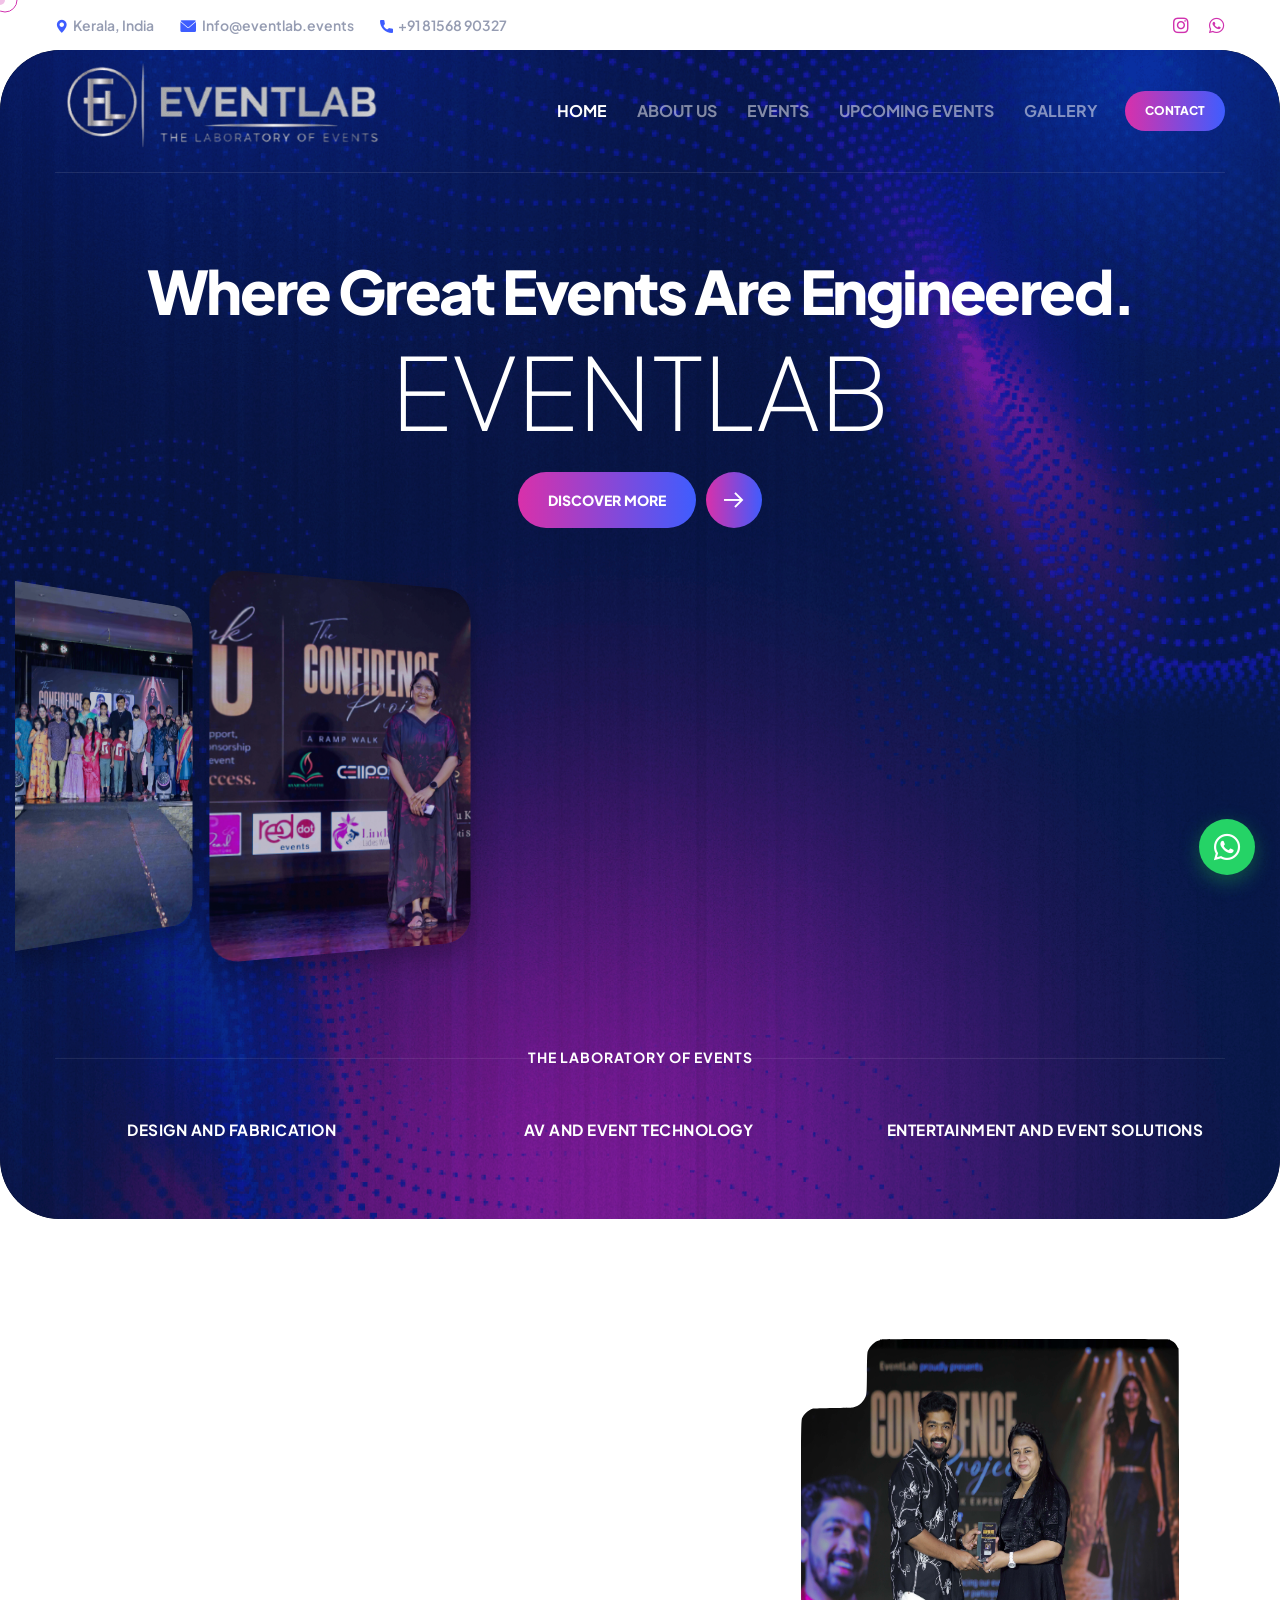
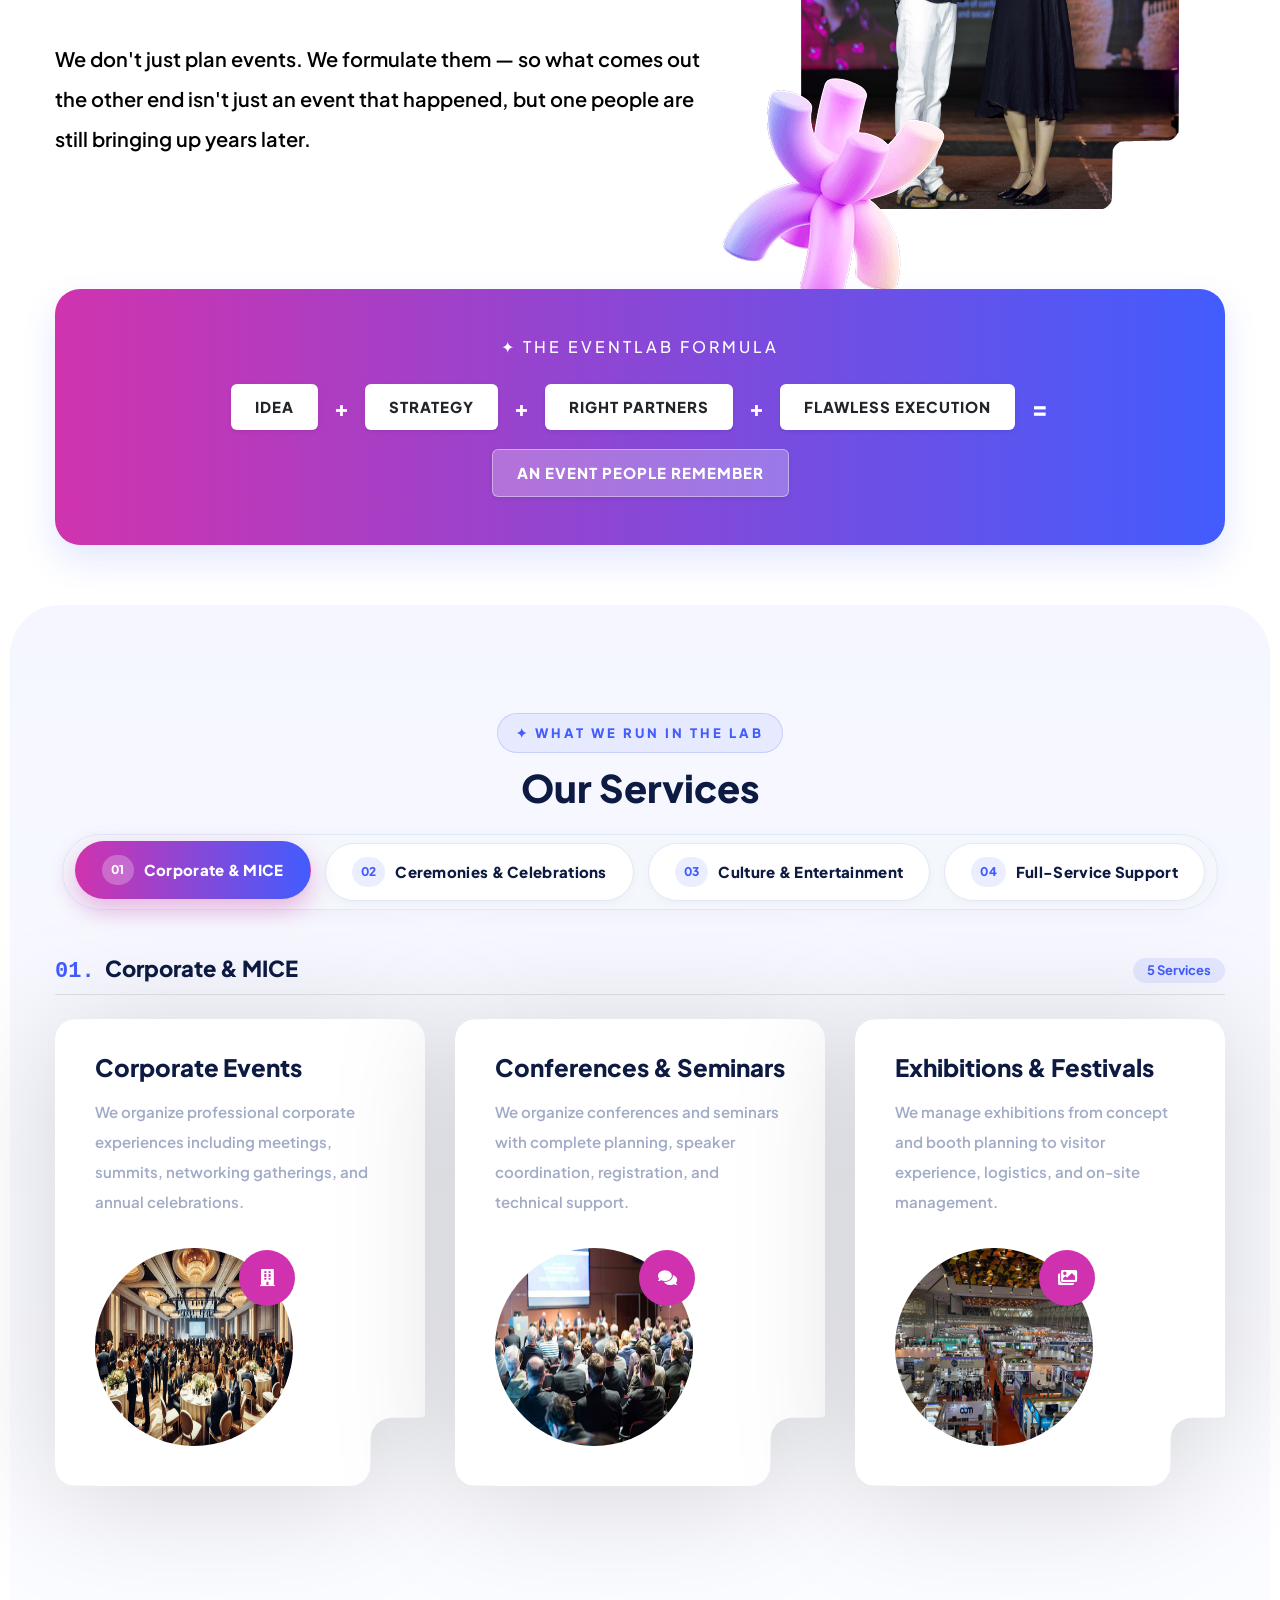
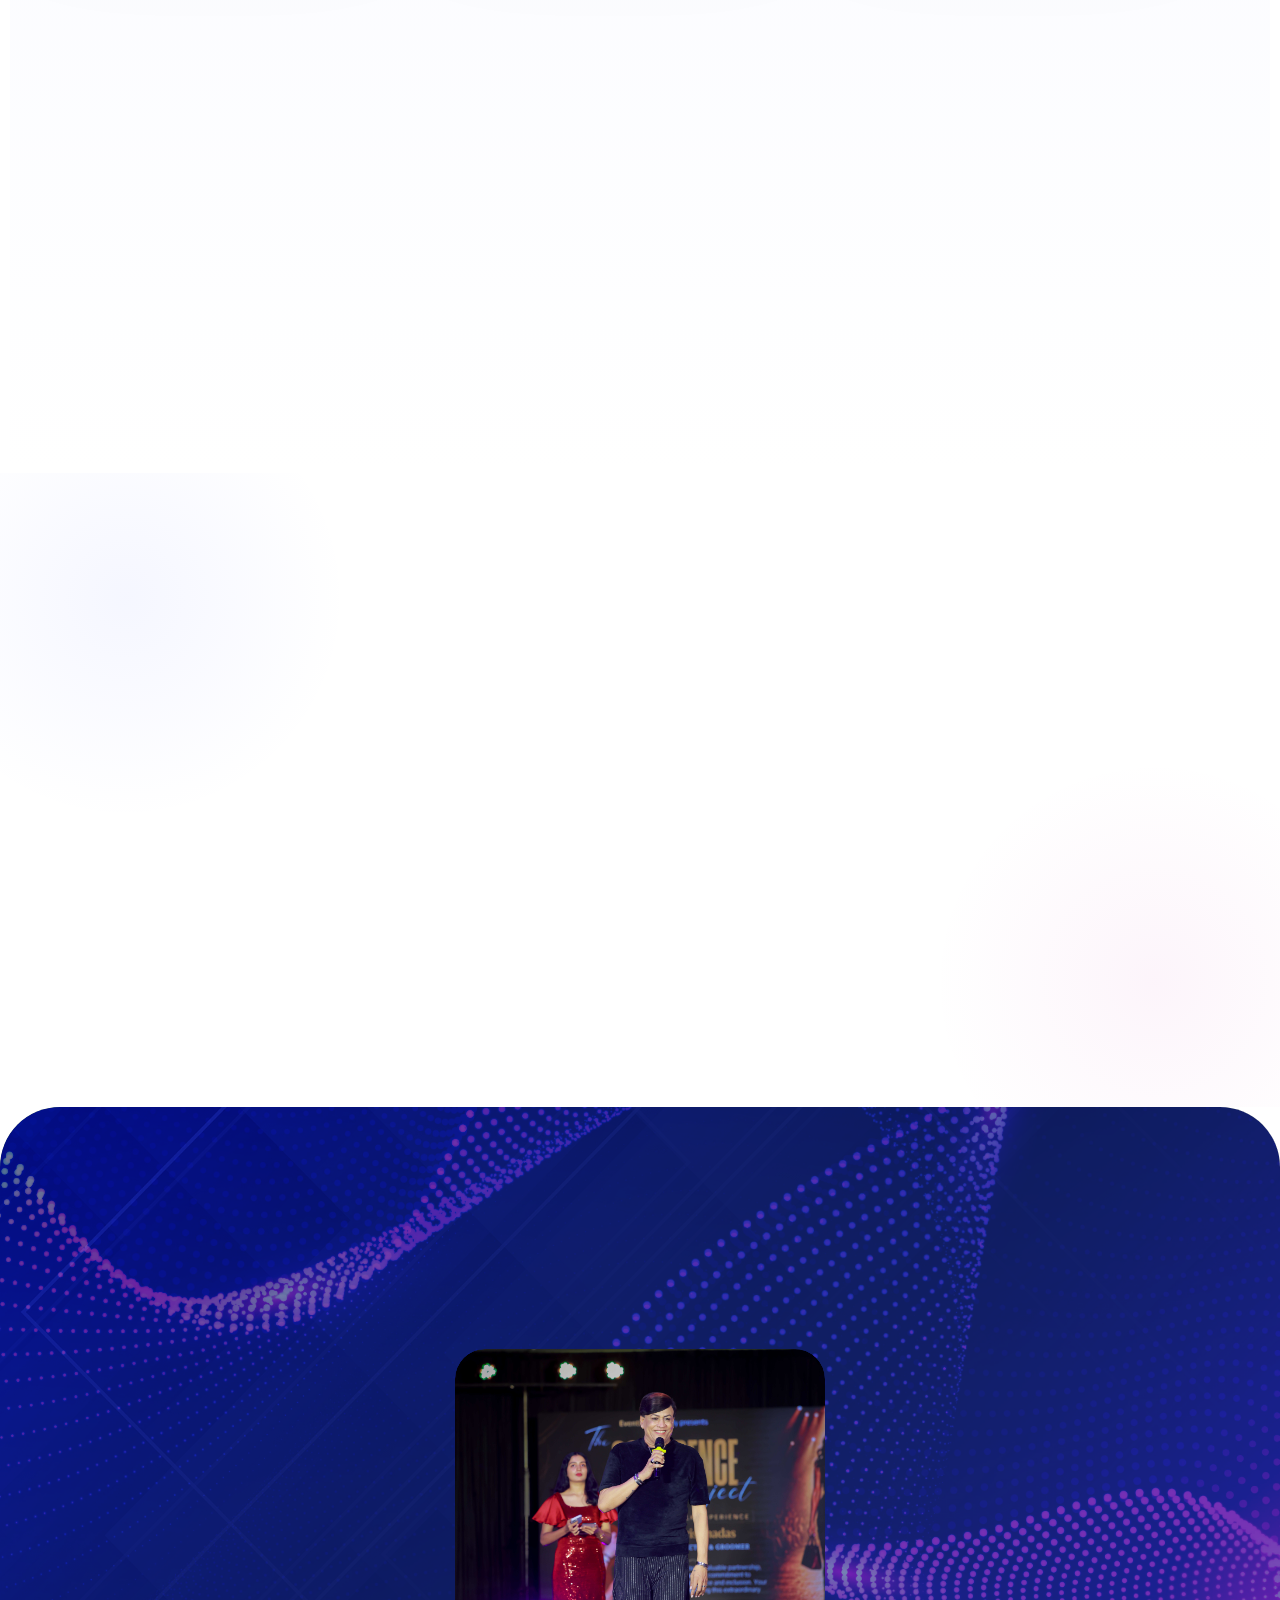
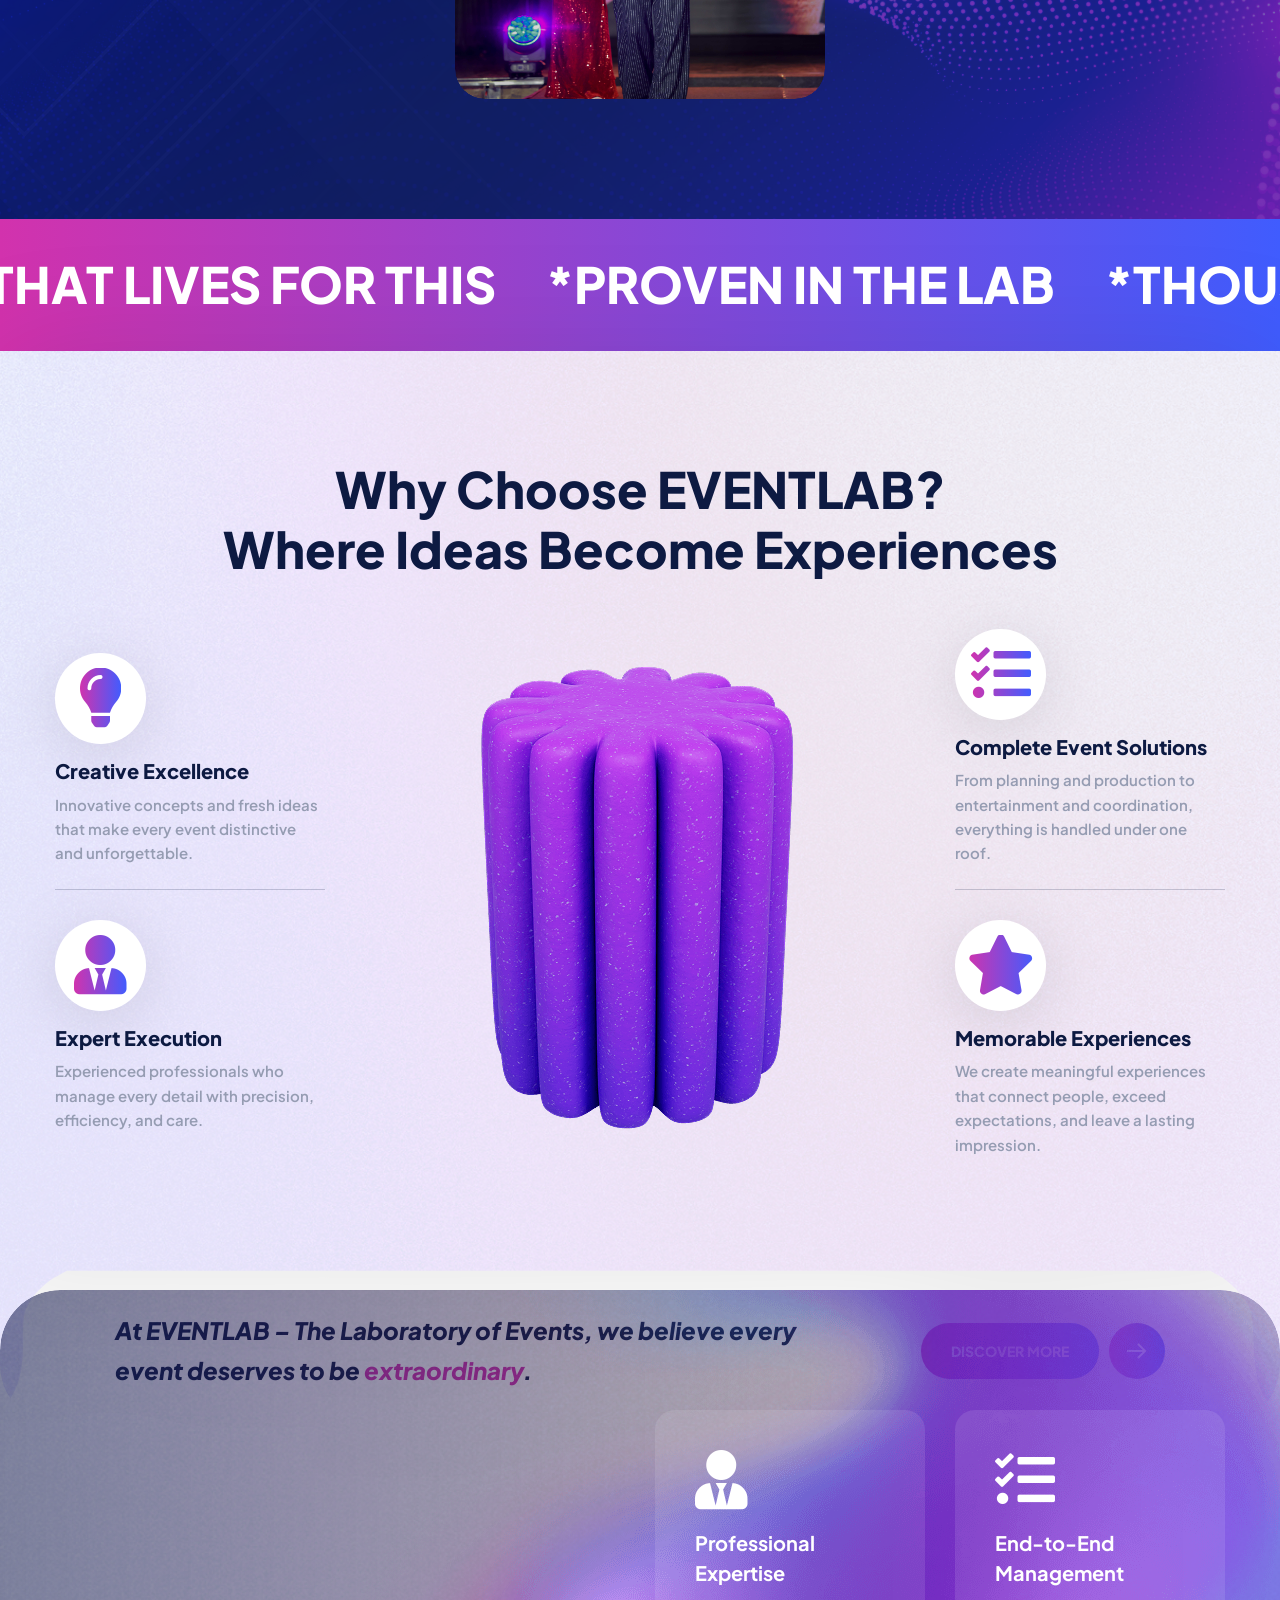
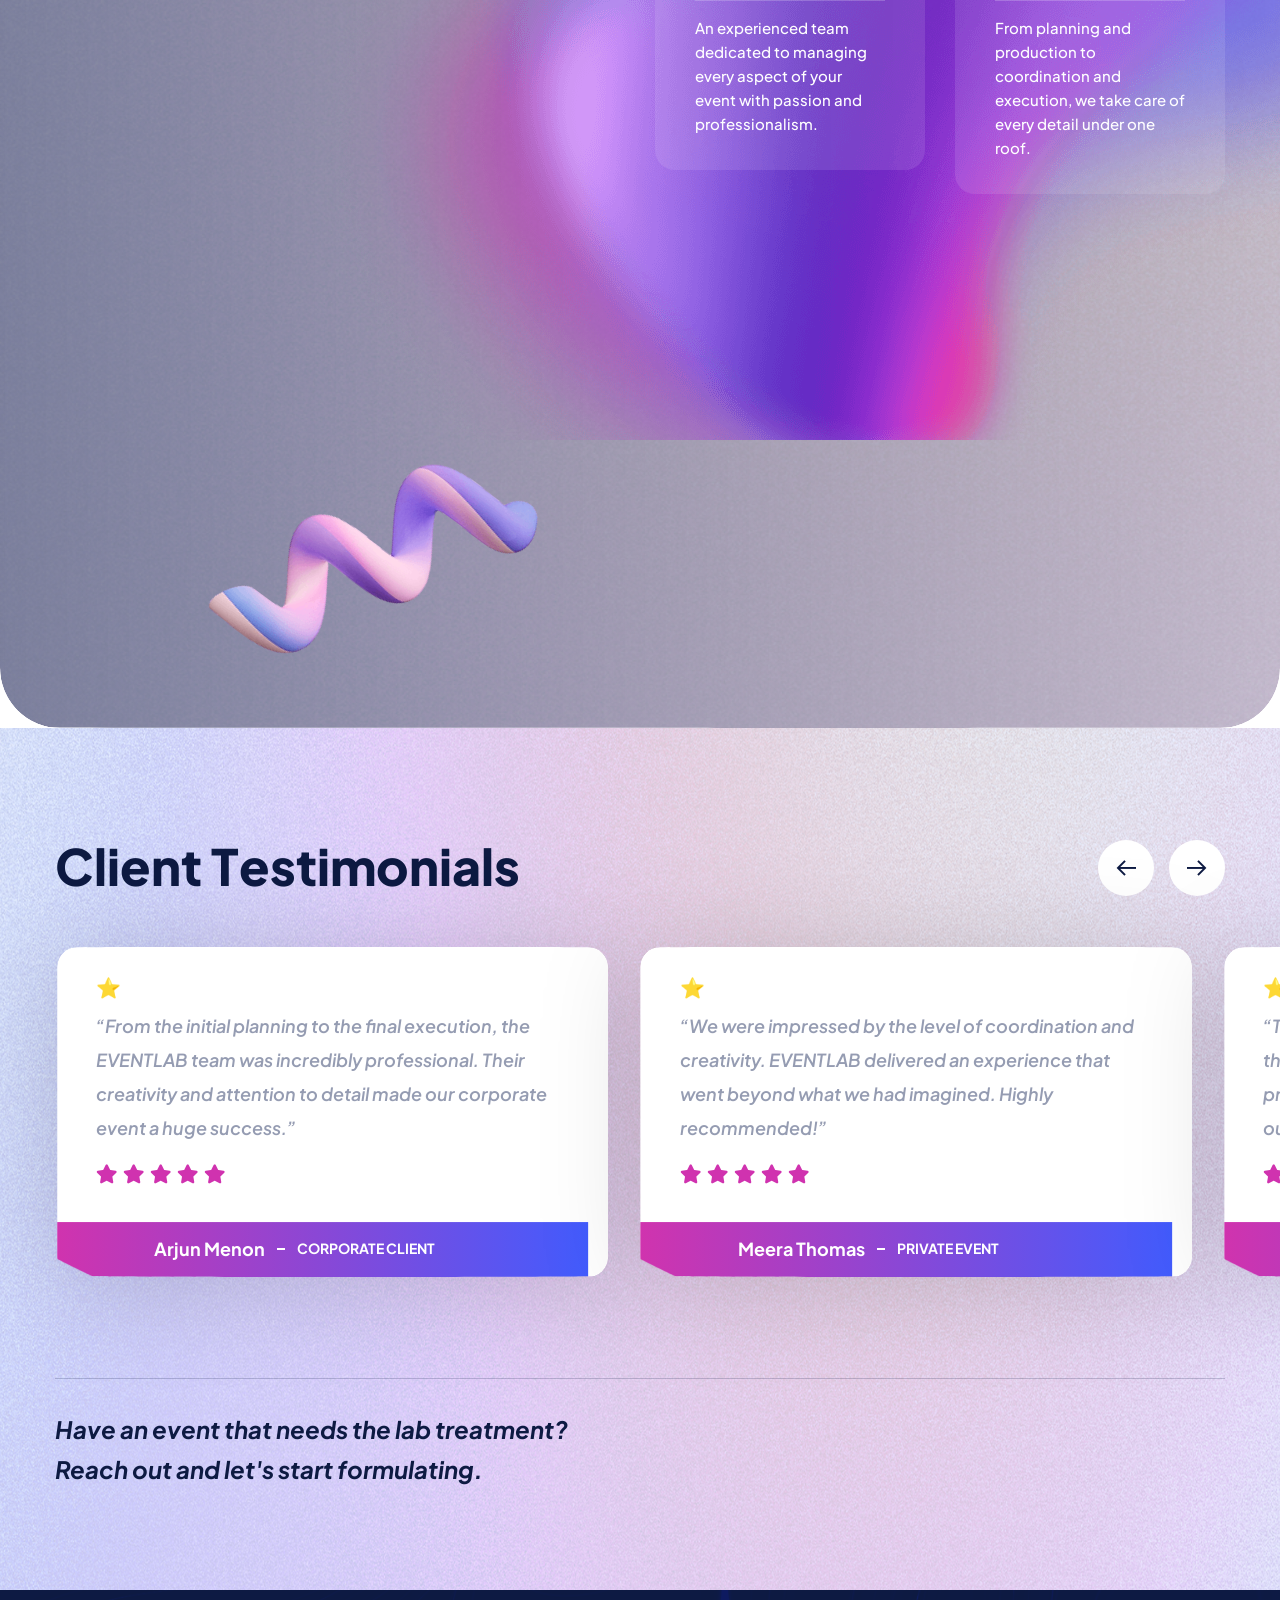
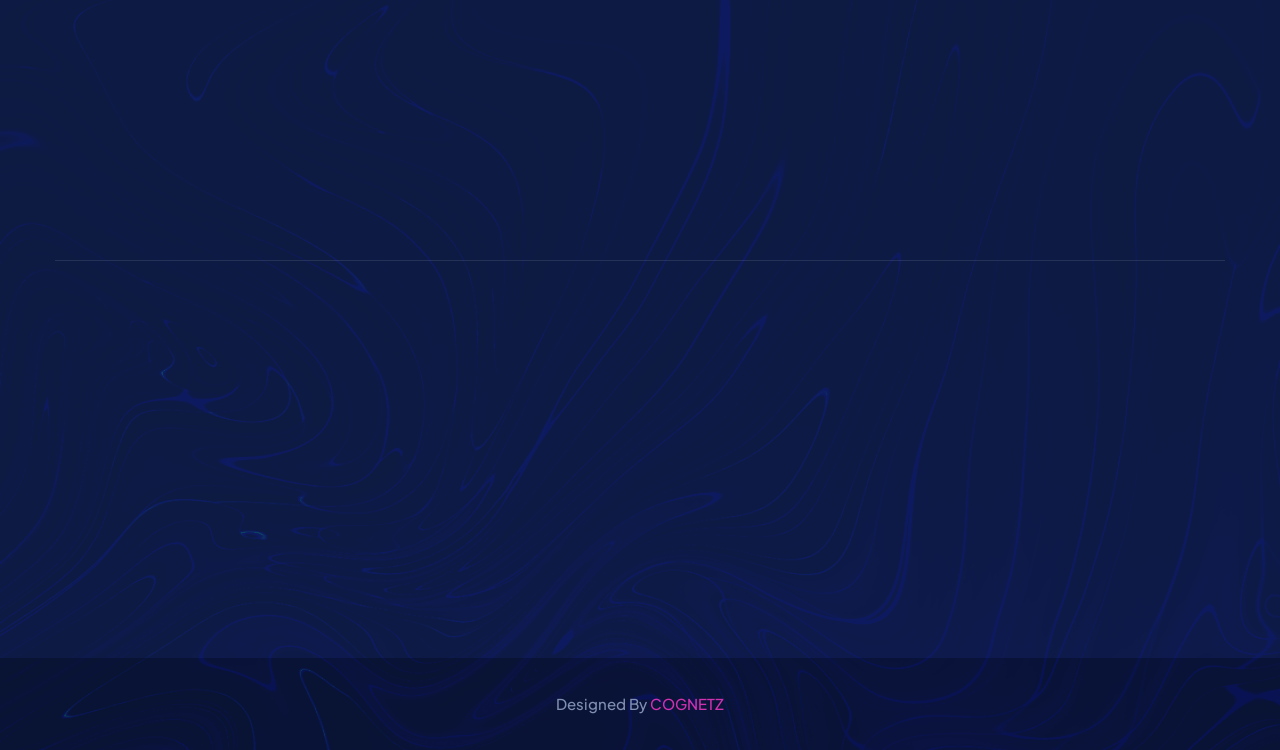
<file: index.html>
<!DOCTYPE html>
<html lang="en">

<head>
    <meta charset="UTF-8" />
    <meta name="viewport" content="width=device-width, initial-scale=1.0" />
    <title>EVENTLAB | Laboratory of Events</title>
    <!-- favicons Icons -->
    <link rel="apple-touch-icon" sizes="180x180" href="assets/images/favicons/apple-touch-icon.png" />
    <link rel="icon" type="image/png" sizes="32x32" href="assets/images/favicons/favicon-32x32.png" />
    <link rel="icon" type="image/png" sizes="16x16" href="assets/images/favicons/favicon-16x16.png" />
    <link rel="manifest" href="assets/images/favicons/site.webmanifest" />
    <meta name="description" content="EVENTLAB is the laboratory of events. We design, formulate, and execute unforgettable corporate events, grand weddings, live concerts, and custom experiences with precision and passion." />

    <!-- fonts -->
    <link rel="preconnect" href="https://fonts.googleapis.com">
    <link rel="preconnect" href="https://fonts.gstatic.com" crossorigin>
    <link href="https://fonts.googleapis.com/css2?family=Plus+Jakarta+Sans:ital,wght@0,200..800;1,200..800&display=swap" rel="stylesheet">

    <link rel="stylesheet" href="assets/vendors/bootstrap/css/bootstrap.min.css" />
    <link rel="stylesheet" href="assets/vendors/bootstrap-select/bootstrap-select.min.css" />
    <link rel="stylesheet" href="assets/vendors/animate/animate.min.css" />
    <link rel="stylesheet" href="assets/vendors/fontawesome/css/all.min.css" />
    <link rel="stylesheet" href="assets/vendors/jquery-ui/jquery-ui.css" />
    <link rel="stylesheet" href="assets/vendors/jarallax/jarallax.css" />
    <link rel="stylesheet" href="assets/vendors/jquery-magnific-popup/jquery.magnific-popup.css" />
    <link rel="stylesheet" href="assets/vendors/aigence-icons/style.css" />
    <link rel="stylesheet" href="assets/vendors/swiper/css/swiper-bundle.min.css">
    <link rel="stylesheet" href="assets/vendors/owl-carousel/css/owl.carousel.min.css" />
    <link rel="stylesheet" href="assets/vendors/owl-carousel/css/owl.theme.default.min.css" />

    <!-- template styles -->
    <link rel="stylesheet" href="assets/css/aigence.css?v=2" />
    <style>
        /* =========================================================
           "Your Event, Our Expertise" Showcase Styling (Side-by-Side)
        ========================================================= */
        .our-expertise-section {
            background-color: #FFFFFF;
            position: relative;
            overflow: hidden;
        }
        .our-expertise-section::before {
            content: '';
            position: absolute;
            top: -100px;
            left: -100px;
            width: 450px;
            height: 450px;
            background: radial-gradient(circle, rgba(66, 92, 254, 0.05) 0%, transparent 70%);
            pointer-events: none;
            z-index: 0;
        }
        .our-expertise-section::after {
            content: '';
            position: absolute;
            bottom: -100px;
            right: -100px;
            width: 450px;
            height: 450px;
            background: radial-gradient(circle, rgba(208, 51, 174, 0.05) 0%, transparent 70%);
            pointer-events: none;
            z-index: 0;
        }

        /* Left Side Content */
        .expertise-lead-desc {
            font-size: 17px;
            color: #4A5375;
            line-height: 1.7;
            font-weight: 500;
            max-width: 440px;
        }

        /* Right Side Horizontal Point Cards */
        .expertise-h-card {
            background: #FFFFFF;
            border: 1.5px solid #EBF0FF;
            border-radius: 18px;
            padding: 15px 18px;
            min-height: 68px;
            display: flex;
            align-items: center;
            gap: 14px;
            position: relative;
            box-shadow: 0 4px 16px rgba(13, 26, 66, 0.03);
            transition: all 0.35s cubic-bezier(0.165, 0.84, 0.44, 1);
            overflow: hidden;
            cursor: pointer;
        }
        .expertise-h-card::before {
            content: '';
            position: absolute;
            left: 0;
            top: 14px;
            bottom: 14px;
            width: 3.5px;
            border-radius: 0 4px 4px 0;
            background: transparent;
            transition: background 0.3s ease;
        }
        .expertise-h-card:hover {
            transform: translateY(-4px);
            background: #FFFFFF;
        }
        .expertise-h-card--blue:hover {
            border-color: rgba(66, 92, 254, 0.4);
            box-shadow: 0 12px 28px rgba(66, 92, 254, 0.12);
        }
        .expertise-h-card--blue:hover::before {
            background: #425CFE;
        }
        .expertise-h-card--magenta:hover {
            border-color: rgba(208, 51, 174, 0.4);
            box-shadow: 0 12px 28px rgba(208, 51, 174, 0.12);
        }
        .expertise-h-card--magenta:hover::before {
            background: #D033AE;
        }

        .expertise-h-card__icon {
            width: 44px;
            height: 44px;
            min-width: 44px;
            border-radius: 14px;
            display: flex;
            align-items: center;
            justify-content: center;
            font-size: 17px;
            transition: all 0.35s ease;
        }
        .expertise-h-card--blue .expertise-h-card__icon {
            background: rgba(66, 92, 254, 0.08);
            color: #425CFE;
            border: 1px solid rgba(66, 92, 254, 0.15);
        }
        .expertise-h-card--blue:hover .expertise-h-card__icon {
            background: linear-gradient(135deg, #425CFE 0%, #2940D3 100%);
            color: #FFFFFF;
            transform: scale(1.1) rotate(-4deg);
            box-shadow: 0 8px 18px rgba(66, 92, 254, 0.35);
            border-color: transparent;
        }
        .expertise-h-card--magenta .expertise-h-card__icon {
            background: rgba(208, 51, 174, 0.08);
            color: #D033AE;
            border: 1px solid rgba(208, 51, 174, 0.15);
        }
        .expertise-h-card--magenta:hover .expertise-h-card__icon {
            background: linear-gradient(135deg, #D033AE 0%, #B81896 100%);
            color: #FFFFFF;
            transform: scale(1.1) rotate(4deg);
            box-shadow: 0 8px 18px rgba(208, 51, 174, 0.35);
            border-color: transparent;
        }

        .expertise-h-card__content {
            flex-grow: 1;
        }
        .expertise-h-card__title {
            font-size: 15px;
            font-weight: 750;
            color: #0D1A42;
            line-height: 1.35;
            margin: 0;
            transition: color 0.3s ease;
        }
        .expertise-h-card:hover .expertise-h-card__title {
            color: #000000;
        }

        @media (max-width: 991px) {
            .expertise-left-content {
                margin-bottom: 25px;
                text-align: center;
            }
            .expertise-lead-desc {
                margin-left: auto;
                margin-right: auto;
            }
        }
        @media (max-width: 575px) {
            .expertise-h-card {
                padding: 12px 14px;
                min-height: 64px;
            }
            .expertise-h-card__icon {
                width: 38px;
                height: 38px;
                min-width: 38px;
                font-size: 15px;
                border-radius: 12px;
            }
            .expertise-h-card__title {
                font-size: 13.5px;
            }
        }

        /* About Section Bottom Padding */
        .about-two.section-space {
            padding-bottom: 60px;
        }
        @media (max-width: 991px) {
            .about-two.section-space {
                padding-bottom: 25px;
            }
        }
    </style>
</head>

<body class="custom-cursor">

    <div class="custom-cursor__cursor"></div>
    <div class="custom-cursor__cursor-two"></div>

    <div class="preloader">
        <div class="preloader__image" style="background-image: url('assets/images/logo event.png');"></div>
    </div>
    <!-- /.preloader -->
    <div class="page-wrapper">
        <div class="topbar topbar--two">
            <div class="container">
                <div class="topbar__inner">
                    <ul class="list-unstyled topbar__info">
                        <li>
                            <span class="topbar__info__icon"><i class="icon-location"></i></span>
                            <span><a href="https://www.google.com/maps?q=Kerala,+India" target="_blank">Kerala, India</a></span>
                        </li>
                        <li>
                            <span class="topbar__info__icon"><i class="icon-email"></i></span>
                            <span><a href="mailto:Info@eventlab.events">Info@eventlab.events</a></span>
                        </li>
                        <li>
                            <span class="topbar__info__icon"><i class="icon-phone"></i></span>
                            <span><a href="tel:+918156890327">+91 81568 90327</a></span>
                        </li>
                    </ul><!-- /.list-unstyled topbar__info -->
                    <div class="topbar__social">
                        <a href="https://www.instagram.com/eventlab.kerala/" target="_blank">
                            <i class="fab fa-instagram" aria-hidden="true" style="font-size: 18px;"></i>
                            <span class="sr-only">Instagram</span>
                        </a>
                        <a href="https://wa.me/918156890327" target="_blank">
                            <i class="fab fa-whatsapp" aria-hidden="true" style="font-size: 18px;"></i>
                            <span class="sr-only">WhatsApp</span>
                        </a>
                    </div><!-- /.topbar__social -->
                </div><!-- /.topbar__inner -->
            </div><!-- /.container -->
        </div><!-- /.topbar -->
        <nav class="main-header main-header--two sticky-header sticky-header--normal">
            <div class="main-header__container container">
                <div class="main-header__inner">
                    <div class="main-header__logo logo-retina">
                        <a href="index.html">
                            <img src="assets/images/logo event.png" alt="Eventslab Logo" width="340">
                        </a>
                    </div><!-- /.main-header__logo -->
                    <div class="main-header__right">
                        <nav class="main-header__nav main-menu">
                            <ul class="main-menu__list">
                                <li>
                                    <a href="index.html">Home</a>
                                </li>
                                <li>
                                    <a href="about.html">About Us</a>
                                </li>
                                <li>
                                    <a href="events.html">Events</a>
                                </li>
                                <li>
                                    <a href="upcoming.html">Upcoming Events</a>
                                </li>
                                <li>
                                    <a href="gallery.html">Gallery</a>
                                </li>
                            </ul>
                        </nav><!-- /.main-header__nav -->
                        <div class="mobile-nav__btn mobile-nav__toggler">
                            <span></span>
                            <span></span>
                            <span></span>
                        </div><!-- /.mobile-nav__toggler -->
                        <div class="main-header__btn">
                            <a href="contact.html" class="aigence-btn">
                                <span class="aigence-btn__text">Contact</span>
                            </a><!-- /.aigence-btn -->
                        </div><!-- /.main-header__btn -->
                    </div><!-- /.main-header__right -->
                </div><!-- /.main-header__inner -->
            </div><!-- /.main-header__container container -->
        </nav><!-- /.main-header -->

        <section class="hero-two">
            <div class="hero-two__bg">
                <div class="hero-two__bg__inner" style="background-image: url(assets/images/shapes/hero-bg-shape-2-1.png);"></div>
            </div><!-- /.hero-two__bg -->
            <div class="container">
                <div class="hero-two__content">
                    <h2 class="hero-two__title wow fadeInUp" data-wow-duration="1500ms">Where Great Events Are Engineered.</h2>
                    <p class="hero-two__title-2 wow fadeInUp" data-wow-duration="1500ms">EVENTLAB</p>
                    <div class="hero-two__button wow fadeInUp" data-wow-duration="1500ms">
                        <a href="events.html" class="aigence-btn">
                            <span class="aigence-btn__text">Discover More</span>
                            <span class="aigence-btn__icon"><i class="icon-right-arrow"></i></span>
                        </a><!-- /.aigence-btn -->
                    </div><!-- /.hero-two__button -->
                </div><!-- /.hero-two__content -->
            </div><!-- /.container -->
            <div class="hero-two__container container">
                <div class="hero-two__carousel aigence-swiper__carousel" data-swiper-options='{
                "effect": "coverflow",
                "grabCursor": true,
                "centeredSlides": true,
                "loop": true,
                "speed": 900,
                "autoplay": {
                    "delay": 3000,
                    "disableOnInteraction": false,
                    "pauseOnMouseEnter": true
                },
                "coverflowEffect": {
                    "rotate": 0,
                    "stretch": 0,
                    "depth": 50,
                    "modifier": 1,
                    "slideShadows": false
                },
                "breakpoints": {
                    "0": {
                        "slidesPerView": 1.25,
                        "spaceBetween": 14,
                        "coverflowEffect": {
                            "rotate": 0,
                            "stretch": 0,
                            "depth": 35,
                            "modifier": 1,
                            "slideShadows": false
                        }
                    },
                    "480": {
                        "slidesPerView": 1.45,
                        "spaceBetween": 16,
                        "coverflowEffect": {
                            "rotate": 0,
                            "stretch": 0,
                            "depth": 50,
                            "modifier": 1,
                            "slideShadows": false
                        }
                    },
                    "768": {
                        "slidesPerView": 2.2,
                        "spaceBetween": 20,
                        "coverflowEffect": {
                            "rotate": 15,
                            "stretch": 0,
                            "depth": 75,
                            "modifier": 1,
                            "slideShadows": false
                        }
                    },
                    "992": {
                        "slidesPerView": 3.2,
                        "spaceBetween": 24,
                        "coverflowEffect": {
                            "rotate": 25,
                            "stretch": 0,
                            "depth": 90,
                            "modifier": 1,
                            "slideShadows": false
                        }
                    },
                    "1200": {
                        "slidesPerView": 4,
                        "spaceBetween": 28,
                        "coverflowEffect": {
                            "rotate": 30,
                            "stretch": 0,
                            "depth": 100,
                            "modifier": 1,
                            "slideShadows": false
                        }
                    }
                }
            }'>
                    <div class="swiper-wrapper">
                        <div class="swiper-slide">
                            <div class="hero-two__carousel__image">
                                <a href="events.html" aria-label="View Events">
                                    <img src="assets/images/IMG_1180-compresso.jpg" alt="hero slide">
                                </a>
                            </div>
                        </div><!-- /.swiper-slide -->
                        <div class="swiper-slide">
                            <div class="hero-two__carousel__image">
                                <a href="events.html" aria-label="View Events">
                                    <img src="assets/images/IMG_0471-compresso.jpg" alt="hero slide">
                                </a>
                            </div>
                        </div><!-- /.swiper-slide -->
                        <div class="swiper-slide">
                            <div class="hero-two__carousel__image">
                                <a href="events.html" aria-label="View Events">
                                    <img src="assets/images/IMG_0613-compresso.jpg" alt="hero slide">
                                </a>
                            </div>
                        </div><!-- /.swiper-slide -->
                        <div class="swiper-slide">
                            <div class="hero-two__carousel__image">
                                <a href="events.html" aria-label="View Events">
                                    <img src="assets/images/IMG_0307-compresso.jpg" alt="hero slide">
                                </a>
                            </div>
                        </div><!-- /.swiper-slide -->
                        <div class="swiper-slide">
                            <div class="hero-two__carousel__image">
                                <a href="events.html" aria-label="View Events">
                                    <img src="assets/images/IMG_0736 (1)-compresso.jpg" alt="hero slide">
                                </a>
                            </div>
                        </div><!-- /.swiper-slide -->
                        <div class="swiper-slide">
                            <div class="hero-two__carousel__image">
                                <a href="events.html" aria-label="View Events">
                                    <img src="assets/images/IMG_0780-compresso.jpg" alt="hero slide">
                                </a>
                            </div>
                        </div><!-- /.swiper-slide -->
                        <div class="swiper-slide">
                            <div class="hero-two__carousel__image">
                                <a href="events.html" aria-label="View Events">
                                    <img src="assets/images/IMG_0041-compresso.jpg" alt="hero slide">
                                </a>
                            </div>
                        </div><!-- /.swiper-slide -->
                        <div class="swiper-slide">
                            <div class="hero-two__carousel__image">
                                <a href="events.html" aria-label="View Events">
                                    <img src="assets/images/IMG_1042-compresso.jpg" alt="hero slide">
                                </a>
                            </div>
                        </div><!-- /.swiper-slide -->
                        <div class="swiper-slide">
                            <div class="hero-two__carousel__image">
                                <a href="events.html" aria-label="View Events">
                                    <img src="assets/images/IMG_0157-compresso.jpg" alt="hero slide">
                                </a>
                            </div>
                        </div><!-- /.swiper-slide -->
                        <div class="swiper-slide">
                            <div class="hero-two__carousel__image">
                                <a href="events.html" aria-label="View Events">
                                    <img src="assets/images/IMG_0953-compresso.jpg" alt="hero slide">
                                </a>
                            </div>
                        </div><!-- /.swiper-slide -->
                    </div><!-- /.swiper-wrapper -->
                </div><!-- /.hero-two__carousel -->
            </div><!-- /.hero-two__container -->
            <div class="container">
                <div class="client-carousel client-carousel--home2 client-carousel--two">
                    <div class="client-carousel__content">
                        <h4 class="client-carousel__title">THE LABORATORY OF EVENTS</h4>
                    </div><!-- /.client-carousel__content -->
                    <div class="client-carousel__carousel aigence-owl__carousel owl-theme owl-carousel" data-owl-options='{
                "items": 3,
                "margin": 40,
                "smartSpeed": 700,
                "loop": true,
                "autoplay": 4000,
                "nav": false,
                "dots": false,
                "navText": ["<i class=\"icon-left-arrow\"></i>","<i class=\"icon-right-arrow\"></i>"],
                "responsive":{
                    "0":{
                        "items": 1,
                        "margin": 20
                    },
                    "576":{
                        "items": 2,
                        "margin": 30
                    },
                    "768":{
                        "items": 2,
                        "margin": 40
                    },
                    "992":{
                        "items": 3,
                        "margin": 40
                    },
                    "1200":{
                        "items": 3,
                        "margin": 50
                    },
                    "1400":{
                        "items": 4,
                        "margin": 40
                    }
                }
                }'>
                        <div class="client-carousel__item d-flex justify-content-center align-items-center">
                            <h4 style="font-weight: 700; margin: 0; color: white; white-space: nowrap; font-size: clamp(14px, 1.2vw, 17px); letter-spacing: 0.5px; text-transform: uppercase;">Corporate Event Management</h4>
                        </div><!-- /.owl-slide-item-->
                        <div class="client-carousel__item d-flex justify-content-center align-items-center">
                            <h4 style="font-weight: 700; margin: 0; color: white; white-space: nowrap; font-size: clamp(14px, 1.2vw, 17px); letter-spacing: 0.5px; text-transform: uppercase;">Design and Fabrication</h4>
                        </div><!-- /.owl-slide-item-->
                        <div class="client-carousel__item d-flex justify-content-center align-items-center">
                            <h4 style="font-weight: 700; margin: 0; color: white; white-space: nowrap; font-size: clamp(14px, 1.2vw, 17px); letter-spacing: 0.5px; text-transform: uppercase;">Av and Event Technology</h4>
                        </div><!-- /.owl-slide-item-->
                        <div class="client-carousel__item d-flex justify-content-center align-items-center">
                            <h4 style="font-weight: 700; margin: 0; color: white; white-space: nowrap; font-size: clamp(14px, 1.2vw, 17px); letter-spacing: 0.5px; text-transform: uppercase;">Entertainment and Event Solutions</h4>
                        </div><!-- /.owl-slide-item-->
                        <div class="client-carousel__item d-flex justify-content-center align-items-center">
                            <h4 style="font-weight: 700; margin: 0; color: white; white-space: nowrap; font-size: clamp(14px, 1.2vw, 17px); letter-spacing: 0.5px; text-transform: uppercase;">Travel and Tourism</h4>
                        </div><!-- /.owl-slide-item-->
                        <div class="client-carousel__item d-flex justify-content-center align-items-center">
                            <h4 style="font-weight: 700; margin: 0; color: white; white-space: nowrap; font-size: clamp(14px, 1.2vw, 17px); letter-spacing: 0.5px; text-transform: uppercase;">Corporate Event Management</h4>
                        </div><!-- /.owl-slide-item-->
                        <div class="client-carousel__item d-flex justify-content-center align-items-center">
                            <h4 style="font-weight: 700; margin: 0; color: white; white-space: nowrap; font-size: clamp(14px, 1.2vw, 17px); letter-spacing: 0.5px; text-transform: uppercase;">Design and Fabrication</h4>
                        </div><!-- /.owl-slide-item-->
                        <div class="client-carousel__item d-flex justify-content-center align-items-center">
                            <h4 style="font-weight: 700; margin: 0; color: white; white-space: nowrap; font-size: clamp(14px, 1.2vw, 17px); letter-spacing: 0.5px; text-transform: uppercase;">Av and Event Technology</h4>
                        </div><!-- /.owl-slide-item-->
                        <div class="client-carousel__item d-flex justify-content-center align-items-center">
                            <h4 style="font-weight: 700; margin: 0; color: white; white-space: nowrap; font-size: clamp(14px, 1.2vw, 17px); letter-spacing: 0.5px; text-transform: uppercase;">Entertainment and Event Solutions</h4>
                        </div><!-- /.owl-slide-item-->
                        <div class="client-carousel__item d-flex justify-content-center align-items-center">
                            <h4 style="font-weight: 700; margin: 0; color: white; white-space: nowrap; font-size: clamp(14px, 1.2vw, 17px); letter-spacing: 0.5px; text-transform: uppercase;">Travel and Tourism</h4>
                        </div><!-- /.owl-slide-item-->
                    </div><!-- /.client-carousel__carousel -->
                </div><!-- /.client-carousel -->
            </div><!-- /.container -->
            <img src="assets/images/shapes/hero-shape-2-1.png" alt="shape" class="hero-two__shape-1">
            <img src="assets/images/shapes/hero-shape-2-2.png" alt="shape" class="hero-two__shape-2">
        </section><!-- /.hero-two -->

        <section class="about-two section-space">
            <div class="container">
                <div class="row gutter-y-50">
                    <div class="col-12 col-lg-7 col-xl-7 col-xxl-8">
                        <div class="about-two__content">
                            <h2 class="sec-title bw-split-in-left"><span>EVENTLAB – The Laboratory of Events.</span> <span style="color: #000; font-size:30px;">We turn your vision into remarkable events through innovative concepts, thoughtful design, and seamless execution.</span></h2><!-- /.sec-title -->
                            <p style="font-size: 20px; color: #000;">We don't just plan events. We formulate them — so what comes out the other end isn't just an event that happened, but one people are still bringing up years later.</p>
                            <!-- <div class="about-two__item-grid">
                                <div class="about-two__item wow fadeInUp" data-wow-duration="1500ms" data-wow-delay="00ms">
                                    <div class="about-two__item__top">
                                        <span class="about-two__item__icon"><i class="icon-technology"></i></span>
                                        <h4 class="about-two__item__title">Professional Event Experts</h4>
                                    </div>
                                    <p class="about-two__item__text">Our experienced team takes care of every detail, so you can focus on enjoying the moments that matter.</p>
                                </div>
                                <div class="about-two__item wow fadeInUp" data-wow-duration="1500ms" data-wow-delay="100ms">
                                    <div class="about-two__item__top">
                                        <span class="about-two__item__icon about-two__item__icon--2"><i class="icon-people"></i></span>
                                        <h4 class="about-two__item__title">Memorable Moments</h4>
                                    </div>
                                    <p class="about-two__item__text">We don't just organize events — we create experiences that inspire, connect, and stay with you long after the event ends.</p>
                                </div> 
                            </div> -->
                            
                        </div><!-- /.about-two__content -->
                    </div><!-- /.col-xxl-8 -->
                    <div class="col-lg-5 col-xl-5 col-xxl-4 d-none d-lg-block wow fadeInUp" data-wow-duration="1500ms">
                        <div class="about-two__image">
                            <div class="about-two__image__one">
                                <img src="assets/images/IMG_0255-compresso.jpg" alt="about" style="height: 470px;">
                            </div><!-- /.about-two__image__one -->
                            <img src="assets/images/shapes/about-shape-2-1.png" alt="shape" class="about-two__image__shape">
                        </div><!-- /.about-two__image -->
                    </div><!-- /.col-xxl-4 -->
                </div><!-- /.row -->
            </div><!-- /.container -->
        </section><!-- /.about-two -->

        <section class="formula-section" style="padding: 20px 0 60px;">
            <div class="container">
                <div class="p-4 p-md-5 text-center wow fadeInUp" data-wow-duration="1500ms" style="background: linear-gradient(90deg, #D033AE 0%, #425CFE 100%); border-radius: 25px; box-shadow: 0 15px 35px rgba(66, 92, 254, 0.15);">
                    <h5 class="text-uppercase text-white font-weight-bold mb-4" style="font-size: 16px; letter-spacing: 3px;">✦ The EventLab Formula</h5>
                    <div class="d-flex flex-wrap align-items-center justify-content-center gap-2 gap-md-3" style="font-weight: 800;">
                        <span class="px-3 px-md-4 py-2 bg-white text-dark rounded shadow-sm" style="font-size: 15px; letter-spacing: 1px;">IDEA</span>
                        <span class="text-white" style="font-size: 22px; font-weight: 900;">+</span>
                        <span class="px-3 px-md-4 py-2 bg-white text-dark rounded shadow-sm" style="font-size: 15px; letter-spacing: 1px;">STRATEGY</span>
                        <span class="text-white" style="font-size: 22px; font-weight: 900;">+</span>
                        <span class="px-3 px-md-4 py-2 bg-white text-dark rounded shadow-sm" style="font-size: 15px; letter-spacing: 1px;">RIGHT PARTNERS</span>
                        <span class="text-white" style="font-size: 22px; font-weight: 900;">+</span>
                        <span class="px-3 px-md-4 py-2 bg-white text-dark rounded shadow-sm" style="font-size: 15px; letter-spacing: 1px;">FLAWLESS EXECUTION</span>
                        <span class="text-white" style="font-size: 26px; font-weight: 900;">=</span>
                        <span class="px-3 px-md-4 py-2 text-white rounded shadow-sm" style="background: rgba(255, 255, 255, 0.25); border: 1px solid rgba(255, 255, 255, 0.4); font-size: 15px; letter-spacing: 1px;">AN EVENT PEOPLE REMEMBER</span>
                    </div>
                </div>
            </div>
        </section><!-- /.formula-section -->

        <section class="services-two section-space-2" style="padding-bottom: 60px;">
            <div class="container">
                <div class="text-center mb-4 wow fadeInUp" data-wow-duration="1500ms">
                    <span style="font-size: 13px; font-weight: 800; text-transform: uppercase; letter-spacing: 3px; color: #425CFE; display: inline-block; background: rgba(66, 92, 254, 0.08); padding: 6px 18px; border-radius: 30px; border: 1px solid rgba(66, 92, 254, 0.2); margin-bottom: 12px;">✦ What We Run In The Lab</span>
                    <h2 class="sec-title sec-title--center" style="font-size: 38px; font-weight: 900; margin-bottom: 10px;">
                        Our Services
                    </h2>
                </div><!-- /.text-center -->

                <!-- Nav Tabs -->
                <ul class="nav nav-pills services-tabs-nav" id="servicesTab" role="tablist">
                    <li class="nav-item" role="presentation">
                        <button class="nav-link services-tab-btn active" id="tab-corporate-tab" data-bs-toggle="pill" data-bs-target="#tab-corporate" type="button" role="tab" aria-controls="tab-corporate" aria-selected="true">
                            <span class="tab-num">01</span> Corporate & MICE
                        </button>
                    </li>
                    <li class="nav-item" role="presentation">
                        <button class="nav-link services-tab-btn" id="tab-ceremonies-tab" data-bs-toggle="pill" data-bs-target="#tab-ceremonies" type="button" role="tab" aria-controls="tab-ceremonies" aria-selected="false">
                            <span class="tab-num">02</span> Ceremonies & Celebrations
                        </button>
                    </li>
                    <li class="nav-item" role="presentation">
                        <button class="nav-link services-tab-btn" id="tab-culture-tab" data-bs-toggle="pill" data-bs-target="#tab-culture" type="button" role="tab" aria-controls="tab-culture" aria-selected="false">
                            <span class="tab-num">03</span> Culture & Entertainment
                        </button>
                    </li>
                    <li class="nav-item" role="presentation">
                        <button class="nav-link services-tab-btn" id="tab-support-tab" data-bs-toggle="pill" data-bs-target="#tab-support" type="button" role="tab" aria-controls="tab-support" aria-selected="false">
                            <span class="tab-num">04</span> Full-Service Support
                        </button>
                    </li>
                </ul>

                <!-- Tab Content Panes -->
                <div class="tab-content" id="servicesTabContent">
                    <!-- Tab 01: Corporate & MICE -->
                    <div class="tab-pane fade show active" id="tab-corporate" role="tabpanel" aria-labelledby="tab-corporate-tab">
                        <div class="d-flex align-items-center justify-content-between mb-4 pb-2 border-bottom">
                            <h3 style="font-size: 22px; font-weight: 800; color: #0D1A42; margin: 0;">
                                <span style="color: #425CFE; font-family: monospace; margin-right: 6px;">01.</span> Corporate & MICE
                            </h3>
                            <span class="badge" style="background: rgba(66, 92, 254, 0.1); color: #425CFE; font-size: 13px; font-weight: 700; border-radius: 20px; padding: 6px 14px;">5 Services</span>
                        </div>
                        <div class="row gutter-y-30">
                            <!-- Corporate Events -->
                            <div class="col-lg-4 col-md-6 wow fadeInUp" data-wow-duration="1500ms" data-wow-delay="00ms">
                                <div class="service-card-two">
                                    <div class="service-card-two__bg"></div>
                                    <div class="service-card-two__content">
                                        <h3 class="service-card-two__title">Corporate Events</h3>
                                        <p class="service-card-two__text">We organize professional corporate experiences including meetings, summits, networking gatherings, and annual celebrations.</p>
                                        <div class="service-card-two__image">
                                            <img src="assets/images/event19.webp" alt="Corporate Events">
                                            <div class="service-card-two__btn" style="pointer-events: none; cursor: default;">
                                                <span class="service-card-two__btn__icon"><i class="fas fa-building"></i></span>
                                            </div>
                                        </div>
                                    </div>
                                </div>
                            </div>
                            <!-- Conferences & Seminars -->
                            <div class="col-lg-4 col-md-6 wow fadeInUp" data-wow-duration="1500ms" data-wow-delay="100ms">
                                <div class="service-card-two">
                                    <div class="service-card-two__bg"></div>
                                    <div class="service-card-two__content">
                                        <h3 class="service-card-two__title">Conferences & Seminars</h3>
                                        <p class="service-card-two__text">We organize conferences and seminars with complete planning, speaker coordination, registration, and technical support.</p>
                                        <div class="service-card-two__image">
                                            <img src="assets/images/event26.jpg" alt="Conferences & Seminars">
                                            <div class="service-card-two__btn" style="pointer-events: none; cursor: default;">
                                                <span class="service-card-two__btn__icon"><i class="fas fa-comments"></i></span>
                                            </div>
                                        </div>
                                    </div>
                                </div>
                            </div>
                            <!-- Exhibitions & Festivals -->
                            <div class="col-lg-4 col-md-6 wow fadeInUp" data-wow-duration="1500ms" data-wow-delay="200ms">
                                <div class="service-card-two">
                                    <div class="service-card-two__bg"></div>
                                    <div class="service-card-two__content">
                                        <h3 class="service-card-two__title">Exhibitions & Festivals</h3>
                                        <p class="service-card-two__text">We manage exhibitions from concept and booth planning to visitor experience, logistics, and on-site management.</p>
                                        <div class="service-card-two__image">
                                            <img src="assets/images/event25.jpeg" alt="Exhibitions & Festivals">
                                            <div class="service-card-two__btn" style="pointer-events: none; cursor: default;">
                                                <span class="service-card-two__btn__icon"><i class="fas fa-images"></i></span>
                                            </div>
                                        </div>
                                    </div>
                                </div>
                            </div>
                            <!-- Product Launches -->
                            <div class="col-lg-4 col-md-6 wow fadeInUp" data-wow-duration="1500ms" data-wow-delay="00ms">
                                <div class="service-card-two">
                                    <div class="service-card-two__bg"></div>
                                    <div class="service-card-two__content">
                                        <h3 class="service-card-two__title">Product Launches</h3>
                                        <p class="service-card-two__text">We create high-impact product launches that generate excitement through creative concepts, immersive experiences, and branding.</p>
                                        <div class="service-card-two__image">
                                            <img src="assets/images/event29.jpg" alt="Product Launches">
                                            <div class="service-card-two__btn" style="pointer-events: none; cursor: default;">
                                                <span class="service-card-two__btn__icon"><i class="fas fa-rocket"></i></span>
                                            </div>
                                        </div>
                                    </div>
                                </div>
                            </div>
                            <!-- Team Building & MICE Support -->
                            <div class="col-lg-4 col-md-6 wow fadeInUp" data-wow-duration="1500ms" data-wow-delay="100ms">
                                <div class="service-card-two">
                                    <div class="service-card-two__bg"></div>
                                    <div class="service-card-two__content">
                                        <h3 class="service-card-two__title">Team Building & MICE Support</h3>
                                        <p class="service-card-two__text">We design engaging team-building experiences and end-to-end MICE support that encourage collaboration and team spirit.</p>
                                        <div class="service-card-two__image">
                                            <img src="assets/images/events30.webp" alt="Team Building & MICE Support">
                                            <div class="service-card-two__btn" style="pointer-events: none; cursor: default;">
                                                <span class="service-card-two__btn__icon"><i class="fas fa-handshake"></i></span>
                                            </div>
                                        </div>
                                    </div>
                                </div>
                            </div>
                        </div>
                    </div>

                    <!-- Tab 02: Ceremonies & Celebrations -->
                    <div class="tab-pane fade" id="tab-ceremonies" role="tabpanel" aria-labelledby="tab-ceremonies-tab">
                        <div class="d-flex align-items-center justify-content-between mb-4 pb-2 border-bottom">
                            <h3 style="font-size: 22px; font-weight: 800; color: #0D1A42; margin: 0;">
                                <span style="color: #D033AE; font-family: monospace; margin-right: 6px;">02.</span> Ceremonies & Celebrations
                            </h3>
                            <span class="badge" style="background: rgba(208, 51, 174, 0.1); color: #D033AE; font-size: 13px; font-weight: 700; border-radius: 20px; padding: 6px 14px;">4 Services</span>
                        </div>
                        <div class="row gutter-y-30">
                            <!-- Opening & Award Ceremonies -->
                            <div class="col-lg-4 col-md-6 wow fadeInUp" data-wow-duration="1500ms" data-wow-delay="00ms">
                                <div class="service-card-two">
                                    <div class="service-card-two__bg"></div>
                                    <div class="service-card-two__content">
                                        <h3 class="service-card-two__title">Opening & Award Ceremonies</h3>
                                        <p class="service-card-two__text">We create prestigious award experiences and opening ceremonies with elegant stage design, guest management, and production.</p>
                                        <div class="service-card-two__image">
                                            <img src="assets/images/event24.webp" alt="Opening & Award Ceremonies">
                                            <div class="service-card-two__btn" style="pointer-events: none; cursor: default;">
                                                <span class="service-card-two__btn__icon"><i class="fas fa-medal"></i></span>
                                            </div>
                                        </div>
                                    </div>
                                </div>
                            </div>
                            <!-- Gala Dinners -->
                            <div class="col-lg-4 col-md-6 wow fadeInUp" data-wow-duration="1500ms" data-wow-delay="100ms">
                                <div class="service-card-two">
                                    <div class="service-card-two__bg"></div>
                                    <div class="service-card-two__content">
                                        <h3 class="service-card-two__title">Gala Dinners</h3>
                                        <p class="service-card-two__text">Create sophisticated evenings with elegant décor, fine dining, entertainment, and seamless guest management.</p>
                                        <div class="service-card-two__image">
                                            <img src="assets/images/event16.jpg" alt="Gala Dinners">
                                            <div class="service-card-two__btn" style="pointer-events: none; cursor: default;">
                                                <span class="service-card-two__btn__icon"><i class="fas fa-glass-cheers"></i></span>
                                            </div>
                                        </div>
                                    </div>
                                </div>
                            </div>
                            <!-- Anniversary Events -->
                            <div class="col-lg-4 col-md-6 wow fadeInUp" data-wow-duration="1500ms" data-wow-delay="200ms">
                                <div class="service-card-two">
                                    <div class="service-card-two__bg"></div>
                                    <div class="service-card-two__content">
                                        <h3 class="service-card-two__title">Anniversary Events</h3>
                                        <p class="service-card-two__text">Celebrate meaningful milestones with beautifully planned anniversary events, customized with thoughtful themes, décor, and entertainment.</p>
                                        <div class="service-card-two__image">
                                            <img src="assets/images/event14.jpg" alt="Anniversary Events">
                                            <div class="service-card-two__btn" style="pointer-events: none; cursor: default;">
                                                <span class="service-card-two__btn__icon"><i class="fas fa-heart"></i></span>
                                            </div>
                                        </div>
                                    </div>
                                </div>
                            </div>
                            <!-- Wedding Destination Events -->
                            <div class="col-lg-4 col-md-6 wow fadeInUp" data-wow-duration="1500ms" data-wow-delay="00ms">
                                <div class="service-card-two">
                                    <div class="service-card-two__bg"></div>
                                    <div class="service-card-two__content">
                                        <h3 class="service-card-two__title">Wedding Destination Events</h3>
                                        <p class="service-card-two__text">From elegant weddings to unforgettable destination celebrations, we manage every detail to create a magical experience.</p>
                                        <div class="service-card-two__image">
                                            <img src="assets/images/event13.jpg" alt="Wedding Destination Events">
                                            <div class="service-card-two__btn" style="pointer-events: none; cursor: default;">
                                                <span class="service-card-two__btn__icon"><i class="fas fa-ring"></i></span>
                                            </div>
                                        </div>
                                    </div>
                                </div>
                            </div>
                        </div>
                    </div>

                    <!-- Tab 03: Culture & Entertainment -->
                    <div class="tab-pane fade" id="tab-culture" role="tabpanel" aria-labelledby="tab-culture-tab">
                        <div class="d-flex align-items-center justify-content-between mb-4 pb-2 border-bottom">
                            <h3 style="font-size: 22px; font-weight: 800; color: #0D1A42; margin: 0;">
                                <span style="color: #425CFE; font-family: monospace; margin-right: 6px;">03.</span> Culture & Entertainment
                            </h3>
                            <span class="badge" style="background: rgba(66, 92, 254, 0.1); color: #425CFE; font-size: 13px; font-weight: 700; border-radius: 20px; padding: 6px 14px;">5 Services</span>
                        </div>
                        <div class="row gutter-y-30">
                            <!-- Entertainment & Cultural Events -->
                            <div class="col-lg-4 col-md-6 wow fadeInUp" data-wow-duration="1500ms" data-wow-delay="00ms">
                                <div class="service-card-two">
                                    <div class="service-card-two__bg"></div>
                                    <div class="service-card-two__content">
                                        <h3 class="service-card-two__title">Entertainment & Cultural Events</h3>
                                        <p class="service-card-two__text">We bring culture and entertainment together through engaging performances, themed experiences, and live entertainment.</p>
                                        <div class="service-card-two__image">
                                            <img src="assets/images/event20.webp" alt="Entertainment & Cultural Events">
                                            <div class="service-card-two__btn" style="pointer-events: none; cursor: default;">
                                                <span class="service-card-two__btn__icon"><i class="fas fa-theater-masks"></i></span>
                                            </div>
                                        </div>
                                    </div>
                                </div>
                            </div>
                            <!-- Fashion Shows -->
                            <div class="col-lg-4 col-md-6 wow fadeInUp" data-wow-duration="1500ms" data-wow-delay="100ms">
                                <div class="service-card-two">
                                    <div class="service-card-two__bg"></div>
                                    <div class="service-card-two__content">
                                        <h3 class="service-card-two__title">Fashion Shows</h3>
                                        <p class="service-card-two__text">From runway design and backstage coordination to lighting and production, we create fashion shows that capture attention.</p>
                                        <div class="service-card-two__image">
                                            <img src="assets/images/event10.webp" alt="Fashion Shows">
                                            <div class="service-card-two__btn" style="pointer-events: none; cursor: default;">
                                                <span class="service-card-two__btn__icon"><i class="fas fa-tshirt"></i></span>
                                            </div>
                                        </div>
                                    </div>
                                </div>
                            </div>
                            <!-- Festivals & Concerts -->
                            <div class="col-lg-4 col-md-6 wow fadeInUp" data-wow-duration="1500ms" data-wow-delay="200ms">
                                <div class="service-card-two">
                                    <div class="service-card-two__bg"></div>
                                    <div class="service-card-two__content">
                                        <h3 class="service-card-two__title">Festivals & Concerts</h3>
                                        <p class="service-card-two__text">From community celebrations to large-scale music concerts and festivals, we manage programming, sound, and operations.</p>
                                        <div class="service-card-two__image">
                                            <img src="assets/images/event28.webp" alt="Festivals & Concerts">
                                            <div class="service-card-two__btn" style="pointer-events: none; cursor: default;">
                                                <span class="service-card-two__btn__icon"><i class="fas fa-music"></i></span>
                                            </div>
                                        </div>
                                    </div>
                                </div>
                            </div>
                            <!-- Sports Events -->
                            <div class="col-lg-4 col-md-6 wow fadeInUp" data-wow-duration="1500ms" data-wow-delay="00ms">
                                <div class="service-card-two">
                                    <div class="service-card-two__bg"></div>
                                    <div class="service-card-two__content">
                                        <h3 class="service-card-two__title">Sports Events</h3>
                                        <p class="service-card-two__text">We plan and execute sporting events with professional coordination, from venue setup to hospitality and audience engagement.</p>
                                        <div class="service-card-two__image">
                                            <img src="assets/images/event15.webp" alt="Sports Events">
                                            <div class="service-card-two__btn" style="pointer-events: none; cursor: default;">
                                                <span class="service-card-two__btn__icon"><i class="fas fa-trophy"></i></span>
                                            </div>
                                        </div>
                                    </div>
                                </div>
                            </div>
                            <!-- Evening Activities -->
                            <div class="col-lg-4 col-md-6 wow fadeInUp" data-wow-duration="1500ms" data-wow-delay="100ms">
                                <div class="service-card-two">
                                    <div class="service-card-two__bg"></div>
                                    <div class="service-card-two__content">
                                        <h3 class="service-card-two__title">Evening Activities</h3>
                                        <p class="service-card-two__text">We design engaging evening experiences featuring entertainment, themed activities, performances, dining, and interactive programs.</p>
                                        <div class="service-card-two__image">
                                            <img src="assets/images/event27.jpg" alt="Evening Activities">
                                            <div class="service-card-two__btn" style="pointer-events: none; cursor: default;">
                                                <span class="service-card-two__btn__icon"><i class="fas fa-moon"></i></span>
                                            </div>
                                        </div>
                                    </div>
                                </div>
                            </div>
                        </div>
                    </div>

                    <!-- Tab 04: Full-Service Support -->
                    <div class="tab-pane fade" id="tab-support" role="tabpanel" aria-labelledby="tab-support-tab">
                        <div class="d-flex align-items-center justify-content-between mb-4 pb-2 border-bottom">
                            <h3 style="font-size: 22px; font-weight: 800; color: #0D1A42; margin: 0;">
                                <span style="color: #D033AE; font-family: monospace; margin-right: 6px;">04.</span> Full-Service Support
                            </h3>
                            <span class="badge" style="background: rgba(208, 51, 174, 0.1); color: #D033AE; font-size: 13px; font-weight: 700; border-radius: 20px; padding: 6px 14px;">8 Services</span>
                        </div>
                        <div class="row gutter-y-30">
                            <!-- Event Strategy & Consultation -->
                            <div class="col-lg-4 col-md-6 wow fadeInUp" data-wow-duration="1500ms" data-wow-delay="00ms">
                                <div class="service-card-two">
                                    <div class="service-card-two__bg"></div>
                                    <div class="service-card-two__content">
                                        <h3 class="service-card-two__title">Event Strategy & Consultation</h3>
                                        <p class="service-card-two__text">Our event specialists help turn your ideas into practical event strategies with guidance on concepts, budgets, venues, and execution.</p>
                                        <div class="service-card-two__image">
                                            <img src="assets/images/event30.jpg" alt="Event Strategy & Consultation">
                                            <div class="service-card-two__btn" style="pointer-events: none; cursor: default;">
                                                <span class="service-card-two__btn__icon"><i class="fas fa-lightbulb"></i></span>
                                            </div>
                                        </div>
                                    </div>
                                </div>
                            </div>
                            <!-- Sponsorship & Partnerships -->
                            <div class="col-lg-4 col-md-6 wow fadeInUp" data-wow-duration="1500ms" data-wow-delay="100ms">
                                <div class="service-card-two">
                                    <div class="service-card-two__bg"></div>
                                    <div class="service-card-two__content">
                                        <h3 class="service-card-two__title">Sponsorship & Partnerships</h3>
                                        <p class="service-card-two__text">We help connect your events with the right sponsors and strategic partners, maximizing value and brand collaboration.</p>
                                        <div class="service-card-two__image">
                                            <img src="assets/images/event18.jpg" alt="Sponsorship & Partnerships">
                                            <div class="service-card-two__btn" style="pointer-events: none; cursor: default;">
                                                <span class="service-card-two__btn__icon"><i class="fas fa-handshake"></i></span>
                                            </div>
                                        </div>
                                    </div>
                                </div>
                            </div>
                            <!-- Artist & Vendor Management -->
                            <div class="col-lg-4 col-md-6 wow fadeInUp" data-wow-duration="1500ms" data-wow-delay="200ms">
                                <div class="service-card-two">
                                    <div class="service-card-two__bg"></div>
                                    <div class="service-card-two__content">
                                        <h3 class="service-card-two__title">Artist & Vendor Management</h3>
                                        <p class="service-card-two__text">From artist selection and negotiations to travel, scheduling, and on-ground coordination, we manage partners professionally.</p>
                                        <div class="service-card-two__image">
                                            <img src="assets/images/event21.jpg" alt="Artist & Vendor Management">
                                            <div class="service-card-two__btn" style="pointer-events: none; cursor: default;">
                                                <span class="service-card-two__btn__icon"><i class="fas fa-users"></i></span>
                                            </div>
                                        </div>
                                    </div>
                                </div>
                            </div>
                            <!-- Production & Logistics -->
                            <div class="col-lg-4 col-md-6 wow fadeInUp" data-wow-duration="1500ms" data-wow-delay="00ms">
                                <div class="service-card-two">
                                    <div class="service-card-two__bg"></div>
                                    <div class="service-card-two__content">
                                        <h3 class="service-card-two__title">Production & Logistics</h3>
                                        <p class="service-card-two__text">We handle state-of-the-art stage setup, lighting, sound engineering, rigging, and seamless ground logistics.</p>
                                        <div class="service-card-two__image">
                                            <img src="assets/images/event5.jpg" alt="Production & Logistics">
                                            <div class="service-card-two__btn" style="pointer-events: none; cursor: default;">
                                                <span class="service-card-two__btn__icon"><i class="fas fa-cogs"></i></span>
                                            </div>
                                        </div>
                                    </div>
                                </div>
                            </div>
                            <!-- Road Shows & Inaugurations -->
                            <div class="col-lg-4 col-md-6 wow fadeInUp" data-wow-duration="1500ms" data-wow-delay="100ms">
                                <div class="service-card-two">
                                    <div class="service-card-two__bg"></div>
                                    <div class="service-card-two__content">
                                        <h3 class="service-card-two__title">Road Shows & Inaugurations</h3>
                                        <p class="service-card-two__text">We create impactful roadshows and inauguration ceremonies that connect brands with audiences while ensuring smooth coordination.</p>
                                        <div class="service-card-two__image">
                                            <img src="assets/images/event18.jpg" alt="Road Shows & Inaugurations">
                                            <div class="service-card-two__btn" style="pointer-events: none; cursor: default;">
                                                <span class="service-card-two__btn__icon"><i class="fas fa-road"></i></span>
                                            </div>
                                        </div>
                                    </div>
                                </div>
                            </div>
                            <!-- Corporate & Institutional Catering -->
                            <div class="col-lg-4 col-md-6 wow fadeInUp" data-wow-duration="1500ms" data-wow-delay="200ms">
                                <div class="service-card-two">
                                    <div class="service-card-two__bg"></div>
                                    <div class="service-card-two__content">
                                        <h3 class="service-card-two__title">Corporate & Institutional Catering</h3>
                                        <p class="service-card-two__text">We provide professional catering solutions for institutions, workplaces, and large gatherings, ensuring quality food and hospitality.</p>
                                        <div class="service-card-two__image">
                                            <img src="assets/images/event17.jpg" alt="Corporate & Institutional Catering">
                                            <div class="service-card-two__btn" style="pointer-events: none; cursor: default;">
                                                <span class="service-card-two__btn__icon"><i class="fas fa-utensils"></i></span>
                                            </div>
                                        </div>
                                    </div>
                                </div>
                            </div>
                            <!-- Content Creation -->
                            <div class="col-lg-4 col-md-6 wow fadeInUp" data-wow-duration="1500ms" data-wow-delay="00ms">
                                <div class="service-card-two">
                                    <div class="service-card-two__bg"></div>
                                    <div class="service-card-two__content">
                                        <h3 class="service-card-two__title">Content Creation</h3>
                                        <p class="service-card-two__text">High-definition event coverage, photography, videography, teaser trailers, and live social media content to capture every moment.</p>
                                        <div class="service-card-two__image">
                                            <img src="assets/images/event4.webp" alt="Content Creation">
                                            <div class="service-card-two__btn" style="pointer-events: none; cursor: default;">
                                                <span class="service-card-two__btn__icon"><i class="fas fa-camera"></i></span>
                                            </div>
                                        </div>
                                    </div>
                                </div>
                            </div>
                            <!-- Brand Management -->
                            <div class="col-lg-4 col-md-6 wow fadeInUp" data-wow-duration="1500ms" data-wow-delay="100ms">
                                <div class="service-card-two">
                                    <div class="service-card-two__bg"></div>
                                    <div class="service-card-two__content">
                                        <h3 class="service-card-two__title">Brand Management</h3>
                                        <p class="service-card-two__text">Comprehensive brand identity integration, experiential branding, visual collateral, and visitor journey touchpoints.</p>
                                        <div class="service-card-two__image">
                                            <img src="assets/images/event2.jpg" alt="Brand Management">
                                            <div class="service-card-two__btn" style="pointer-events: none; cursor: default;">
                                                <span class="service-card-two__btn__icon"><i class="fas fa-bullhorn"></i></span>
                                            </div>
                                        </div>
                                    </div>
                                </div>
                            </div>
                        </div>
                    </div>
                </div><!-- /.tab-content -->
            </div><!-- /.container -->
        </section><!-- /.services-two -->

        <!-- Your Event, Our Expertise Section (Side-by-Side Layout) -->
        <section class="our-expertise-section section-space" style="background-color: #FFFFFF; padding-top: 95px; padding-bottom: 95px;">
            <div class="container position-relative" style="z-index: 2;">
                <div class="row align-items-center gutter-y-40">
                    <!-- Left Column: Title & Tagline Only -->
                    <div class="col-lg-5 col-xl-5">
                        <div class="expertise-left-content wow fadeInLeft" data-wow-duration="1500ms">
                            <h2 class="sec-title" style="font-size: 42px; font-weight: 900; color: #000000; letter-spacing: -1px; line-height: 1.25; margin-bottom: 18px;">
                                Your Event, Our Expertise
                            </h2>
                            <p class="expertise-lead-desc">
                                Creative planning, seamless execution, and exceptional experiences under one roof.
                            </p>
                        </div>
                    </div>

                    <!-- Right Column: 10 Expertise Points (Side-by-Side 2 Subcolumns, Titles Only) -->
                    <div class="col-lg-7 col-xl-7">
                        <div class="row g-3">
                            <!-- Subcolumn 1: Points 01 to 05 -->
                            <div class="col-sm-6 col-12 d-flex flex-column gap-3">
                                <!-- 01: Venue Scouting & Selection -->
                                <div class="expertise-h-card expertise-h-card--blue wow fadeInUp" data-wow-duration="1200ms" data-wow-delay="0ms">
                                    <div class="expertise-h-card__icon">
                                        <i class="fas fa-map-marked-alt"></i>
                                    </div>
                                    <div class="expertise-h-card__content">
                                        <h4 class="expertise-h-card__title">Venue Scouting & Selection</h4>
                                    </div>
                                </div>

                                <!-- 02: Event Concept & Design -->
                                <div class="expertise-h-card expertise-h-card--magenta wow fadeInUp" data-wow-duration="1200ms" data-wow-delay="50ms">
                                    <div class="expertise-h-card__icon">
                                        <i class="fas fa-lightbulb"></i>
                                    </div>
                                    <div class="expertise-h-card__content">
                                        <h4 class="expertise-h-card__title">Event Concept & Design</h4>
                                    </div>
                                </div>

                                <!-- 03: Invite Design -->
                                <div class="expertise-h-card expertise-h-card--blue wow fadeInUp" data-wow-duration="1200ms" data-wow-delay="100ms">
                                    <div class="expertise-h-card__icon">
                                        <i class="fas fa-envelope-open-text"></i>
                                    </div>
                                    <div class="expertise-h-card__content">
                                        <h4 class="expertise-h-card__title">Invite Design</h4>
                                    </div>
                                </div>

                                <!-- 04: Entertainment Design -->
                                <div class="expertise-h-card expertise-h-card--magenta wow fadeInUp" data-wow-duration="1200ms" data-wow-delay="150ms">
                                    <div class="expertise-h-card__icon">
                                        <i class="fas fa-theater-masks"></i>
                                    </div>
                                    <div class="expertise-h-card__content">
                                        <h4 class="expertise-h-card__title">Entertainment Design</h4>
                                    </div>
                                </div>

                                <!-- 05: Decor & Floral Setups -->
                                <div class="expertise-h-card expertise-h-card--blue wow fadeInUp" data-wow-duration="1200ms" data-wow-delay="200ms">
                                    <div class="expertise-h-card__icon">
                                        <i class="fas fa-spa"></i>
                                    </div>
                                    <div class="expertise-h-card__content">
                                        <h4 class="expertise-h-card__title">Decor & Floral Setups</h4>
                                    </div>
                                </div>
                            </div>

                            <!-- Subcolumn 2: Points 06 to 10 -->
                            <div class="col-sm-6 col-12 d-flex flex-column gap-3">
                                <!-- 06: Personalized Catering Services -->
                                <div class="expertise-h-card expertise-h-card--magenta wow fadeInUp" data-wow-duration="1200ms" data-wow-delay="250ms">
                                    <div class="expertise-h-card__icon">
                                        <i class="fas fa-utensils"></i>
                                    </div>
                                    <div class="expertise-h-card__content">
                                        <h4 class="expertise-h-card__title">Personalized Catering Services</h4>
                                    </div>
                                </div>

                                <!-- 07: Staging, Sound & Lighting Equipment -->
                                <div class="expertise-h-card expertise-h-card--blue wow fadeInUp" data-wow-duration="1200ms" data-wow-delay="300ms">
                                    <div class="expertise-h-card__icon">
                                        <i class="fas fa-bolt"></i>
                                    </div>
                                    <div class="expertise-h-card__content">
                                        <h4 class="expertise-h-card__title">Staging, Sound & Lighting Equipment</h4>
                                    </div>
                                </div>

                                <!-- 08: Photography & Videography -->
                                <div class="expertise-h-card expertise-h-card--magenta wow fadeInUp" data-wow-duration="1200ms" data-wow-delay="350ms">
                                    <div class="expertise-h-card__icon">
                                        <i class="fas fa-camera-retro"></i>
                                    </div>
                                    <div class="expertise-h-card__content">
                                        <h4 class="expertise-h-card__title">Photography & Videography</h4>
                                    </div>
                                </div>

                                <!-- 09: Travel, Logistics & Visas -->
                                

                                <!-- 10: Event Management & Show Running -->
                                <div class="expertise-h-card expertise-h-card--magenta wow fadeInUp" data-wow-duration="1200ms" data-wow-delay="450ms">
                                    <div class="expertise-h-card__icon">
                                        <i class="fas fa-clipboard-check"></i>
                                    </div>
                                    <div class="expertise-h-card__content">
                                        <h4 class="expertise-h-card__title">Event Management & Show Running</h4>
                                    </div>
                                </div>
                            </div>
                        </div>
                    </div>
                </div>
            </div>
        </section>

        <section class="projects-one section-space-2">
            <div class="projects-one__bg">
                <div class="projects-one__bg__1" style="background-image: url(assets/images/shapes/projects-bg-shape-1-1.png);"></div>
                <div class="projects-one__bg__2" style="background-image: url(assets/images/shapes/projects-bg-shape-1-2.png);"></div>
            </div><!-- /.projects-one__bg -->
            <div class="container">
                <h2 class="sec-title sec-title--center bw-split-in-left">Our Recent Work</h2><!-- /.sec-title -->
                <div class="row pt-4 justify-content-center gutter-y-30">
                    <div class="col-md-6 col-lg-4">
                        <div class="project-card">
                            <div class="project-card__image">
                                <img src="assets/images/IMG_0071-compresso.jpg" alt="The Confidence Project" style="width: 100%; height: 350px; object-fit: cover;">
                            </div><!-- /.project-card__image -->
                            <div class="project-card__content">
                                <div class="project-card__inner">
                                    <a href="events.html" class="project-card__btn">
                                        <span class="project-card__btn__icon"><i class="icon-right-arrow"></i></span>
                                    </a><!-- /.project-card__btn -->
                                    <h3 class="project-card__title"><a href="events.html">The Confidence Project</a></h3>
                                    <p class="project-card__tagline">Aug 8 &bull; Meledath Auditorium, Adoor</p>
                                </div><!-- /.project-card__inner -->
                            </div><!-- /.project-card__content -->
                        </div><!-- /.project-card -->
                    </div>
                    
                    
                </div>
            </div>
        </section><!-- /.projects-one -->

        <section class="slide-text ">
            <div class="slide-text__wrapper">
                <h1 class="slide-text__scroll">
                    <span>*PROVEN IN THE LAB</span>
                    <span>*THOUSANDS OF MOMENTS • HUNDREDS OF EVENTS • ONE EVENT LAB</span>
                    <span>*EXPERIENCES PEOPLE DON'T FORGET</span>
                    <span>*A TEAM THAT LIVES FOR THIS</span>
                    <span>*PROVEN IN THE LAB</span>
                    <span>*THOUSANDS OF MOMENTS • HUNDREDS OF EVENTS • ONE EVENT LAB</span>
                    <span>*EXPERIENCES PEOPLE DON'T FORGET</span>
                    <span>*A TEAM THAT LIVES FOR THIS</span>
                </h1><!-- /.slide-text__scroll -->
            </div><!-- /.slide-text__wrapper -->
        </section><!-- /.slide-text -->
<section class="why-choose-three section-space-top-2">
            <div class="why-choose-three__bg">
                <div class="why-choose-three__bg__inner" style="background-image: url(assets/images/shapes/why-choose-bg-shape-3-1.png);"></div>
            </div><!-- /.why-choose-three__bg -->
            <div class="container">
                <h2 class="sec-title sec-title--center">Why Choose EVENTLAB?<br><span>Where Ideas Become Experiences</span></h2><!-- /.sec-title -->
                <div class="row gutter-y-30 align-items-center">
                    <div class="col-xl-3 col-lg-4">
                        <div class="why-choose-three__item-box">
                            <div class="why-choose-three__item wow fadeInUp" data-wow-duration="1500ms">
                                <div class="why-choose-three__item__icon-box">
                                    <span class="why-choose-three__item__icon"><i class="fas fa-lightbulb"></i></span>
                                </div>
                                <h3 class="why-choose-three__item__title">Creative Excellence</h3>
                                <p class="why-choose-three__item__text">Innovative concepts and fresh ideas that make every event distinctive and unforgettable.</p>
                            </div><!-- /.why-choose-three__item -->
                            <div class="why-choose-three__item wow fadeInUp" data-wow-duration="1500ms">
                                <div class="why-choose-three__item__icon-box">
                                    <span class="why-choose-three__item__icon"><i class="fas fa-user-tie"></i></span>
                                </div>
                                <h3 class="why-choose-three__item__title">Expert Execution</h3>
                                <p class="why-choose-three__item__text">Experienced professionals who manage every detail with precision, efficiency, and care.</p>
                            </div><!-- /.why-choose-three__item -->
                        </div><!-- /.why-choose-three__item-box -->
                    </div><!-- /.col-xl-3 col-lg-4 -->
                    <div class="col-xl-6 col-lg-4 d-none d-lg-block wow fadeInUp" data-wow-duration="1500ms">
                        <div class="why-choose-three__image">
                            <img src="assets/images/shapes/why-choose-shape-3-1.png" alt="shape">
                        </div><!-- /.why-choose-three__image -->
                    </div><!-- /.col-xl-6 col-lg-4 -->
                    <div class="col-xl-3 col-lg-4">
                        <div class="why-choose-three__item-box">
                            <div class="why-choose-three__item wow fadeInUp" data-wow-duration="1500ms">
                                <div class="why-choose-three__item__icon-box">
                                    <span class="why-choose-three__item__icon"><i class="fas fa-tasks"></i></span>
                                </div>
                                <h3 class="why-choose-three__item__title">Complete Event Solutions</h3>
                                <p class="why-choose-three__item__text">From planning and production to entertainment and coordination, everything is handled under one roof.</p>
                            </div><!-- /.why-choose-three__item -->
                            <div class="why-choose-three__item wow fadeInUp" data-wow-duration="1500ms">
                                <div class="why-choose-three__item__icon-box">
                                    <span class="why-choose-three__item__icon"><i class="fas fa-star"></i></span>
                                </div>
                                <h3 class="why-choose-three__item__title">Memorable Experiences</h3>
                                <p class="why-choose-three__item__text">We create meaningful experiences that connect people, exceed expectations, and leave a lasting impression.</p>
                            </div><!-- /.why-choose-three__item -->
                        </div><!-- /.why-choose-three__item-box -->
                    </div><!-- /.col-xl-3 col-lg-4 -->
                </div><!-- /.row -->
                <div class="why-choose-three__bottom">
                    <div class="row gutter-y-40 align-items-center">
                        <div class="col-lg-8 wow fadeInUp" data-wow-duration="1500ms">
                            <h3 class="why-choose-three__bottom__title">
                                At EVENTLAB – The Laboratory of Events, we believe every event deserves to be <span>extraordinary</span>.
                            </h3>
                        </div><!-- /.col-lg-8 -->
                        <div class="col-lg-4 wow fadeInUp" data-wow-duration="1500ms">
                            <div class="why-choose-three__button">
                                <a href="about.html" class="aigence-btn">
                                    <span class="aigence-btn__text">Discover More</span>
                                    <span class="aigence-btn__icon"><i class="icon-right-arrow"></i></span>
                                </a><!-- /.aigence-btn -->
                            </div><!-- /.why-choose-three__button -->
                        </div><!-- /.col-lg-4 -->
                    </div><!-- /.row gutter-y-40 -->
                </div><!-- /.why-choose-three__bottom -->
            </div><!-- /.container -->
        </section><!-- /.why-choose-three -->
       
 <section class="ai-power section-space">
            <div class="ai-power__bg-1 aigence-jarallax" data-jarallax data-speed="0.3s" style="background-image: url(https://images.unsplash.com/photo-1492684223066-81342ee5ff30?auto=format&fit=crop&w=1920&q=80);"></div>
            <div class="ai-power__bg-2" style="background-image: url(assets/images/shapes/ai-power-bg-shape-1-1.png);"></div>
            <img src="assets/images/shapes/ai-power-shape-1-1.png" alt="shape" class="ai-power__shape-1">
            <img src="assets/images/shapes/ai-power-shape-1-2.png" alt="shape" class="ai-power__shape-2">
            <div class="container">
                <div class="row gutter-y-40 align-items-center">
                    <div class="col-xl-6 wow fadeInUp" data-wow-duration="1500ms">
                        <h3 class="ai-power__title" style="font-family:cursive; color: aliceblue; text-shadow: 0px 0px blue;">At EVENTLAB, we transform ideas into extraordinary experiences. Our team combines creative thinking, meticulous planning, and flawless execution to design events that bring people together and create lasting memories.

From corporate gatherings and conferences to weddings, celebrations, and large-scale experiences, we handle every detail with passion and precision.</h3><!-- /.ai-power__title -->
                    </div><!-- /.col-xl-6 -->
                    <div class="col-xl-6">
                        <div class="ai-power__content">
                            <div class="row gutter-y-30">
                                <div class="col-md-6 wow fadeInUp" data-wow-duration="1500ms" data-wow-delay="00ms">
                                    <div class="ai-power__card">
                                        <span class="ai-power__card__icon"><i class="fas fa-user-tie"></i></span>
                                        <h3 class="ai-power__card__title">Professional Expertise</h3>
                                        <p class="ai-power__card__text">An experienced team dedicated to managing every aspect of your event with passion and professionalism.</p>
                                    </div><!-- /.ai-power__card -->
                                </div><!-- /.col-md-6 -->
                                <div class="col-md-6 wow fadeInUp" data-wow-duration="1500ms" data-wow-delay="100ms">
                                    <div class="ai-power__card">
                                        <span class="ai-power__card__icon"><i class="fas fa-tasks"></i></span>
                                        <h3 class="ai-power__card__title">End-to-End Management</h3>
                                        <p class="ai-power__card__text">From planning and production to coordination and execution, we take care of every detail under one roof.</p>
                                    </div><!-- /.ai-power__card -->
                                </div><!-- /.col-md-6 -->
                                <div class="col-md-6 wow fadeInUp" data-wow-duration="1500ms" data-wow-delay="200ms">
                                    <div class="ai-power__card">
                                        <span class="ai-power__card__icon"><i class="fas fa-handshake"></i></span>
                                        <h3 class="ai-power__card__title">Trusted Partnerships</h3>
                                        <p class="ai-power__card__text">Our strong network of venues, vendors, artists, suppliers, and industry professionals helps us deliver exceptional experiences.</p>
                                    </div><!-- /.ai-power__card -->
                                </div><!-- /.col-md-6 -->
                                <div class="col-md-6 wow fadeInUp" data-wow-duration="1500ms" data-wow-delay="300ms">
                                    <div class="ai-power__card">
                                        <span class="ai-power__card__icon"><i class="fas fa-search-plus"></i></span>
                                        <h3 class="ai-power__card__title">Attention to Detail</h3>
                                        <p class="ai-power__card__text">We focus on the little things that make a big difference, ensuring every element is thoughtfully planned and perfectly delivered.</p>
                                    </div><!-- /.ai-power__card -->
                                </div><!-- /.col-md-6 -->
                            </div><!-- /.row -->
                            
                            
                        </div><!-- /.ai-power__content -->
                    </div><!-- /.col-xl-6 -->
                </div><!-- /.row -->
            </div><!-- /.container -->
        </section><!-- /.ai-power -->
        <section class="testimonials-two section-space-top-2">
            <div class="testimonials-two__bg" style="background-image: url(assets/images/shapes/testimonials-bg-shape-2-1.png);"></div>
            <div class="container">
                <div class="testimonials-two__top">
                    <div class="row gutter-y-40 align-items-end">
                        <div class="col-lg-9">
                            <h2 class="sec-title">Client Testimonials</h2><!-- /.sec-title -->
                        </div><!-- /.col-xl-9 -->
                        <div class="col-lg-3">
                            <div class="testimonials-two__custome-navs"></div><!-- /.testimonials-two__custome-navs -->
                        </div><!-- /.col-xl-3 -->
                    </div><!-- /.row gutter-y-40 -->
                </div><!-- /.testimonials-two__top -->
            </div><!-- /.container -->
            <div class="testimonials-two__container container">
                <div class="testimonials-four__carousel aigence-owl__carousel aigence-owl__carousel--with-shadow aigence-owl__carousel--basic-nav owl-carousel owl-theme" data-owl-options='{
			"items": 1,
			"margin": 10,
			"loop": true,
			"smartSpeed": 700,
            "navContainer": ".testimonials-two__custome-navs",
			"nav": false,
			"dots": false,
			"navText": ["<i class=\"icon-left-arrow\"></i>","<i class=\"icon-right-arrow\"></i>"],
			"autoplay": true,
			"responsive": {
				"0": {
					"items": 1,
					"margin": 10
				},
				"992": {
					"items": 2,
					"margin": 30
				},
				"1200": {
					"items": 2.15,
					"margin": 30
				},
				"1400": {
					"items": 2.6,
					"margin": 30
				}
			}
		}'>
                    <div class="item">
                        <div class="testimonial-card-two">
                            <div class="testimonial-card-two__shape">
                                <div class="testimonial-card-two__shape__1"></div>
                                <div class="testimonial-card-two__shape__2"></div>
                            </div>
                            <div class="testimonial-card-two__inner">
                                <h5 style="color: #ffffff; margin-bottom: 10px; font-weight: bold;">⭐ “Absolutely Exceptional”</h5>
                                <p class="testimonial-card-two__quote">“EVENTLAB turned our vision into a truly unforgettable celebration. Every detail was handled perfectly, and the entire experience was seamless from start to finish.”</p><!-- /.testimonial-card-two__quote -->
                                <div class="aigence-ratings">
                                    <span class="aigence-ratings__icon"><i class="fas fa-star"></i></span>
                                    <span class="aigence-ratings__icon"><i class="fas fa-star"></i></span>
                                    <span class="aigence-ratings__icon"><i class="fas fa-star"></i></span>
                                    <span class="aigence-ratings__icon"><i class="fas fa-star"></i></span>
                                    <span class="aigence-ratings__icon"><i class="fas fa-star"></i></span>
                                </div><!-- /.aigence-ratings -->
                                
                                <div class="testimonial-card-two__identity">
                                    <h4 class="testimonial-card-two__name">Ananya & Rahul</h4>
                                    <p class="testimonial-card-two__designation">Wedding Event</p>
                                </div><!-- /.testimonial-card-two__identity -->
                            </div><!-- /.testimonial-card-two__inner -->
                        </div><!-- /.testimonial-card-two -->
                    </div><!-- /.item -->
                    <div class="item">
                        <div class="testimonial-card-two">
                            <div class="testimonial-card-two__shape">
                                <div class="testimonial-card-two__shape__1"></div>
                                <div class="testimonial-card-two__shape__2"></div>
                            </div>
                            <div class="testimonial-card-two__inner">
                                <h5 style="color: #ffffff; margin-bottom: 10px; font-weight: bold;">⭐ “Professional & Creative”</h5>
                                <p class="testimonial-card-two__quote">“From the initial planning to the final execution, the EVENTLAB team was incredibly professional. Their creativity and attention to detail made our corporate event a huge success.”</p><!-- /.testimonial-card-two__quote -->
                                <div class="aigence-ratings">
                                    <span class="aigence-ratings__icon"><i class="fas fa-star"></i></span>
                                    <span class="aigence-ratings__icon"><i class="fas fa-star"></i></span>
                                    <span class="aigence-ratings__icon"><i class="fas fa-star"></i></span>
                                    <span class="aigence-ratings__icon"><i class="fas fa-star"></i></span>
                                    <span class="aigence-ratings__icon"><i class="fas fa-star"></i></span>
                                </div><!-- /.aigence-ratings -->
                                
                                <div class="testimonial-card-two__identity">
                                    <h4 class="testimonial-card-two__name">Arjun Menon</h4>
                                    <p class="testimonial-card-two__designation">Corporate Client</p>
                                </div><!-- /.testimonial-card-two__identity -->
                            </div><!-- /.testimonial-card-two__inner -->
                        </div><!-- /.testimonial-card-two -->
                    </div><!-- /.item -->
                    <div class="item">
                        <div class="testimonial-card-two">
                            <div class="testimonial-card-two__shape">
                                <div class="testimonial-card-two__shape__1"></div>
                                <div class="testimonial-card-two__shape__2"></div>
                            </div>
                            <div class="testimonial-card-two__inner">
                                <h5 style="color: #ffffff; margin-bottom: 10px; font-weight: bold;">⭐ “Beyond Our Expectations”</h5>
                                <p class="testimonial-card-two__quote">“We were impressed by the level of coordination and creativity. EVENTLAB delivered an experience that went beyond what we had imagined. Highly recommended!”</p><!-- /.testimonial-card-two__quote -->
                                <div class="aigence-ratings">
                                    <span class="aigence-ratings__icon"><i class="fas fa-star"></i></span>
                                    <span class="aigence-ratings__icon"><i class="fas fa-star"></i></span>
                                    <span class="aigence-ratings__icon"><i class="fas fa-star"></i></span>
                                    <span class="aigence-ratings__icon"><i class="fas fa-star"></i></span>
                                    <span class="aigence-ratings__icon"><i class="fas fa-star"></i></span>
                                </div><!-- /.aigence-ratings -->
                                
                                <div class="testimonial-card-two__identity">
                                    <h4 class="testimonial-card-two__name">Meera Thomas</h4>
                                    <p class="testimonial-card-two__designation">Private Event</p>
                                </div><!-- /.testimonial-card-two__identity -->
                            </div><!-- /.testimonial-card-two__inner -->
                        </div><!-- /.testimonial-card-two -->
                    </div><!-- /.item -->
                    <div class="item">
                        <div class="testimonial-card-two">
                            <div class="testimonial-card-two__shape">
                                <div class="testimonial-card-two__shape__1"></div>
                                <div class="testimonial-card-two__shape__2"></div>
                            </div>
                            <div class="testimonial-card-two__inner">
                                <h5 style="color: #ffffff; margin-bottom: 10px; font-weight: bold;">⭐ “A Team You Can Trust”</h5>
                                <p class="testimonial-card-two__quote">“The team took care of everything, allowing us to enjoy the event without worrying about the details. Their professionalism, energy, and dedication were outstanding.”</p><!-- /.testimonial-card-two__quote -->
                                <div class="aigence-ratings">
                                    <span class="aigence-ratings__icon"><i class="fas fa-star"></i></span>
                                    <span class="aigence-ratings__icon"><i class="fas fa-star"></i></span>
                                    <span class="aigence-ratings__icon"><i class="fas fa-star"></i></span>
                                    <span class="aigence-ratings__icon"><i class="fas fa-star"></i></span>
                                    <span class="aigence-ratings__icon"><i class="fas fa-star"></i></span>
                                </div><!-- /.aigence-ratings -->
                                
                                <div class="testimonial-card-two__identity">
                                    <h4 class="testimonial-card-two__name">Vivek Nair</h4>
                                    <p class="testimonial-card-two__designation">Event Client</p>
                                </div><!-- /.testimonial-card-two__identity -->
                            </div><!-- /.testimonial-card-two__inner -->
                        </div><!-- /.testimonial-card-two -->
                    </div><!-- /.item -->
                    <div class="item">
                        <div class="testimonial-card-two">
                            <div class="testimonial-card-two__shape">
                                <div class="testimonial-card-two__shape__1"></div>
                                <div class="testimonial-card-two__shape__2"></div>
                            </div>
                            <div class="testimonial-card-two__inner">
                                <h5 style="color: #ffffff; margin-bottom: 10px; font-weight: bold;">⭐ “Flawless Execution”</h5>
                                <p class="testimonial-card-two__quote">“EVENTLAB managed our event with remarkable precision. From production and entertainment to guest management, everything came together beautifully.”</p><!-- /.testimonial-card-two__quote -->
                                <div class="aigence-ratings">
                                    <span class="aigence-ratings__icon"><i class="fas fa-star"></i></span>
                                    <span class="aigence-ratings__icon"><i class="fas fa-star"></i></span>
                                    <span class="aigence-ratings__icon"><i class="fas fa-star"></i></span>
                                    <span class="aigence-ratings__icon"><i class="fas fa-star"></i></span>
                                    <span class="aigence-ratings__icon"><i class="fas fa-star"></i></span>
                                </div><!-- /.aigence-ratings -->
                                
                                <div class="testimonial-card-two__identity">
                                    <h4 class="testimonial-card-two__name">David Mathew</h4>
                                    <p class="testimonial-card-two__designation">Corporate Event</p>
                                </div><!-- /.testimonial-card-two__identity -->
                            </div><!-- /.testimonial-card-two__inner -->
                        </div><!-- /.testimonial-card-two -->
                    </div><!-- /.item -->
                    <div class="item">
                        <div class="testimonial-card-two">
                            <div class="testimonial-card-two__shape">
                                <div class="testimonial-card-two__shape__1"></div>
                                <div class="testimonial-card-two__shape__2"></div>
                            </div>
                            <div class="testimonial-card-two__inner">
                                <h5 style="color: #ffffff; margin-bottom: 10px; font-weight: bold;">⭐ “They Made It Memorable”</h5>
                                <p class="testimonial-card-two__quote">“EVENTLAB doesn't just organize events—they create experiences. The atmosphere, execution, and attention to detail were simply amazing.”</p><!-- /.testimonial-card-two__quote -->
                                <div class="aigence-ratings">
                                    <span class="aigence-ratings__icon"><i class="fas fa-star"></i></span>
                                    <span class="aigence-ratings__icon"><i class="fas fa-star"></i></span>
                                    <span class="aigence-ratings__icon"><i class="fas fa-star"></i></span>
                                    <span class="aigence-ratings__icon"><i class="fas fa-star"></i></span>
                                    <span class="aigence-ratings__icon"><i class="fas fa-star"></i></span>
                                </div><!-- /.aigence-ratings -->
                                
                                <div class="testimonial-card-two__identity">
                                    <h4 class="testimonial-card-two__name">Sarah Joseph</h4>
                                    <p class="testimonial-card-two__designation">Celebration Event</p>
                                </div><!-- /.testimonial-card-two__identity -->
                            </div><!-- /.testimonial-card-two__inner -->
                        </div><!-- /.testimonial-card-two -->
                    </div><!-- /.item -->
                </div><!-- /.testimonials-four__carousel -->
            </div><!-- /.testimonials-two__container -->
            <div class="container">
                <div class="testimonials-two__bottom">
                    <div class="row gutter-y-30 align-items-center">
                        <div class="col-lg-8">
                            <h4 class="testimonials-two__bottom__title">Have an event that needs the lab treatment?<br>Reach out and let's start formulating.</h4>
                        </div><!-- /.col-lg-8 -->
                        <div class="col-lg-4">
                            <div class="testimonials-two__bottom__button wow fadeInUp" data-wow-duration="1500ms">
                                <a href="contact.html" class="aigence-btn">
                                    <span class="aigence-btn__text">Contact Us</span>
                                    <span class="aigence-btn__icon"><i class="icon-right-arrow"></i></span>
                                </a><!-- /.aigence-btn -->
                            </div><!-- /.why-choose-two__button -->
                        </div><!-- /.col-lg-4 -->
                    </div><!-- /.row gutter-y-30 -->
                </div><!-- /.testimonials-two__bottom -->
            </div><!-- /.container -->
        </section><!-- /.testimonials-two section-space -->

        

       
       

        <footer class="main-footer main-footer--two">
            <div class="main-footer__bg" style="background-image: url(assets/images/shapes/footer-bg-shape-2-1.png);"></div><!-- /.main-footer__bg -->
            <div class="main-footer__top">
                <div class="container">
                    <div class="row gutter-y-40 align-items-center">
                        <div class="col-xl-3 col-lg-4 col-md-5 wow fadeInUp" data-wow-duration="1500ms" data-wow-delay="00ms">
                            <div class="footer-widget footer-widget--about">
                                <a href="index.html" class="footer-widget__logo logo-retina">
                                    <img src="assets/images/logo event.png" alt="Eventslab Logo" width="320">
                                </a>
                            </div><!-- /.footer-widget -->
                        </div><!-- /.col-xl-3 -->
                        <div class="col-xl-6 col-lg-4 col-md-7 wow fadeInUp" data-wow-duration="1500ms" data-wow-delay="100ms">
                            <div class="footer-widget footer-widget--social">
                                <h3 class="footer-widget__social-title">Get in Touch</h3>
                                <div class="social-links">
                                     <a href="https://www.instagram.com/eventlab.kerala/" target="_blank">
                                         <span class="social-links__icon">
                                             <i class="fab fa-instagram" aria-hidden="true"></i>
                                             <span class="sr-only">Instagram</span>
                                         </span>
                                     </a>
                                     <a href="https://wa.me/918156890327" target="_blank">
                                         <span class="social-links__icon">
                                             <i class="fab fa-whatsapp" aria-hidden="true"></i>
                                             <span class="sr-only">WhatsApp</span>
                                         </span>
                                     </a>
                                 </div><!-- /.social-links -->
                            </div><!-- /.footer-widget -->
                        </div><!-- /.col-xl-6 -->
                        <div class="col-xl-3 col-lg-4 col-md-7 wow fadeInUp" data-wow-duration="1500ms" data-wow-delay="200ms">
                            <div class="footer-widget footer-widget--contact">
                                <ul class="list-unstyled footer-widget__info">
                                    <li>
                                        <span class="footer-widget__info__icon"><i class="icon-email"></i></span>
                                        <span><a href="mailto:Info@eventlab.events">Info@eventlab.events</a></span>
                                    </li>
                                    <li>
                                        <span class="footer-widget__info__icon"><i class="icon-phone-2"></i></span>
                                        <span><a href="tel:+918156890327">+91 81568 90327</a></span>
                                    </li>
                                </ul><!-- /.list-unstyled footer-widget__info -->
                            </div><!-- /.footer-widget -->
                        </div><!-- /.col-xl-3 -->
                    </div><!-- /.row gutter-y-40 -->
                </div><!-- /.container -->
            </div><!-- /.main-footer__top -->
            <div class="container">
                <div class="main-footer__wrapper">
                    <div class="row gutter-y-40">
                        <div class="col-lg-8 wow fadeInUp" data-wow-duration="1500ms" data-wow-delay="00ms">
                            <div class="footer-widget footer-widget--about">
                                <h3 class="footer-widget__about-title">Laboratory Of <br> <span>Events</span></h3>
                            </div><!-- /.footer-widget -->
                        </div><!-- /.col-lg-6 -->
                        <div class="col-lg-4 wow fadeInUp" data-wow-duration="1500ms" data-wow-delay="100ms">
                            <div class="footer-widget footer-widget--links">
                                <h2 class="footer-widget__title">Links</h2><!-- /.footer-widget__title -->
                                <ul class="list-unstyled footer-widget__links">
                                    <li><a href="index.html">Home</a></li>
                                    <li><a href="about.html">About Us</a></li>
                                    <li><a href="events.html">Events</a></li>
                                    <li><a href="upcoming.html">Upcoming Events</a></li>
                                    <li><a href="gallery.html">Gallery</a></li>
                                    <li><a href="contact.html">Contact</a></li>
                                </ul><!-- /.list-unstyled footer-widget__links -->
                            </div><!-- /.footer-widget -->
                        </div><!-- /.col-lg-6 -->
                    </div><!-- /.row gutter-y-40 -->
                </div><!-- /.main-footer__wrapper -->
            </div><!-- /.container -->
            <div class="main-footer__bottom">
                <div class="container">
                    <div class="main-footer__bottom__inner">
                        <p class="main-footer__copyright">
                            Designed By <a href="https://cognetz.com/" target="_blank">COGNETZ</a>
                        </p>
                    </div><!-- /.main-footer__inner -->
                </div><!-- /.container -->
            </div><!-- /.main-footer__bottom -->
        </footer><!-- /.main-footer -->

    </div><!-- /.page-wrapper -->

    <div class="mobile-nav__wrapper">
        <div class="mobile-nav__overlay mobile-nav__toggler"></div><!-- /.mobile-nav__overlay -->
        <div class="mobile-nav__content">
            <span class="mobile-nav__close mobile-nav__toggler"><i class="icon-close"></i></span>
            <div class="logo-box">
                <a href="index.html" aria-label="logo image"><img src="assets/images/logo event.png" width="300" alt="Eventslab Logo" /></a>
            </div><!-- /.logo-box -->
            <div class="mobile-nav__container"></div><!-- /.mobile-nav__container -->
            <div class="my-4 text-center">
                <a href="contact.html" class="aigence-btn" style="padding: 10px 20px; font-size: 14px; display: inline-block; border-radius: 30px;">
                    <span class="aigence-btn__text">Contact Us</span>
                </a>
            </div>
            <ul class="mobile-nav__contact list-unstyled">
                <li>
                    <span class="mobile-nav__contact__icon"><i class="fa fa-envelope"></i></span>
                    <a href="mailto:Info@eventlab.events">Info@eventlab.events</a>
                </li>
                <li>
                    <span class="mobile-nav__contact__icon"><i class="fa fa-phone-alt"></i></span>
                    <a href="tel:+918156890327">+91 81568 90327</a>
                </li>
            </ul><!-- /.mobile-nav__contact -->
            <div class="social-links">
                <a href="https://www.instagram.com/eventlab.kerala/" target="_blank">
                    <span class="social-links__icon">
                        <i class="fab fa-instagram" aria-hidden="true"></i>
                        <span class="sr-only">Instagram</span>
                    </span>
                </a>
                <a href="https://wa.me/918156890327" target="_blank">
                    <span class="social-links__icon">
                        <i class="fab fa-whatsapp" aria-hidden="true"></i>
                        <span class="sr-only">WhatsApp</span>
                    </span>
                </a>
            </div><!-- /.social-links -->
        </div><!-- /.mobile-nav__content -->
    </div><!-- /.mobile-nav__wrapper -->
    <div class="search-popup">
        <div class="search-popup__overlay search-toggler"></div><!-- /.search-popup__overlay -->
        <div class="search-popup__content">
            <form role="search" method="get" class="search-popup__form" action="#">
                <input type="text" id="search" placeholder="Search Here..." />
                <button type="submit" aria-label="search submit">
                    <i class="icon-search"></i>
                </button>
            </form>
        </div><!-- /.search-popup__content -->
    </div><!-- /.search-popup -->

    <a href="#" data-target="html" class="scroll-to-target scroll-to-top">
        <span class="scroll-to-top__text">back top</span>
        <span class="scroll-to-top__wrapper"><span class="scroll-to-top__inner"></span></span>
    </a>

    <!-- WhatsApp Floating Button -->
    <a href="https://wa.me/918156890327" target="_blank" rel="noopener noreferrer" class="whatsapp-btn-fixed" aria-label="Chat on WhatsApp">
        <i class="fab fa-whatsapp"></i>
    </a>


    <script src="assets/vendors/jquery/jquery-3.7.1.min.js"></script>
    <script src="assets/vendors/bootstrap/js/bootstrap.bundle.min.js"></script>
    <script src="assets/vendors/bootstrap-select/bootstrap-select.min.js"></script>
    <script src="assets/vendors/jarallax/jarallax.min.js"></script>
    <script src="assets/vendors/jquery-ui/jquery-ui.js"></script>
    <script src="assets/vendors/jquery-ajaxchimp/jquery.ajaxchimp.min.js"></script>
    <script src="assets/vendors/jquery-appear/jquery.appear.min.js"></script>
    <script src="assets/vendors/jquery-magnific-popup/jquery.magnific-popup.min.js"></script>
    <script src="assets/vendors/jquery-validate/jquery.validate.min.js"></script>
    <script src="assets/vendors/wnumb/wNumb.min.js"></script>
    <script src="assets/vendors/owl-carousel/js/owl.carousel.min.js"></script>
    <script src="assets/vendors/wow/wow.js"></script>
    <script src="assets/vendors/imagesloaded/imagesloaded.min.js"></script>
    <script src="assets/vendors/isotope/isotope.js"></script>
    <script src="assets/vendors/swiper/js/swiper-bundle.min.js"></script>
    <script src="assets/vendors/countdown/countdown.min.js"></script>
    <script src="assets/vendors/jquery-circleType/jquery.circleType.js"></script>
    <script src="assets/vendors/jquery-lettering/jquery.lettering.min.js"></script>
    <!-- gsap js -->
    <script src="assets/vendors/gsap/gsap.js"></script>
    <script src="assets/vendors/gsap/scrolltrigger.min.js"></script>
    <script src="assets/vendors/gsap/splittext.min.js"></script>
    <script src="assets/vendors/gsap/aigence-split.js"></script>
    <!-- template js -->
    <script src="assets/js/aigence.js"></script>
</body>

</html>
</file>
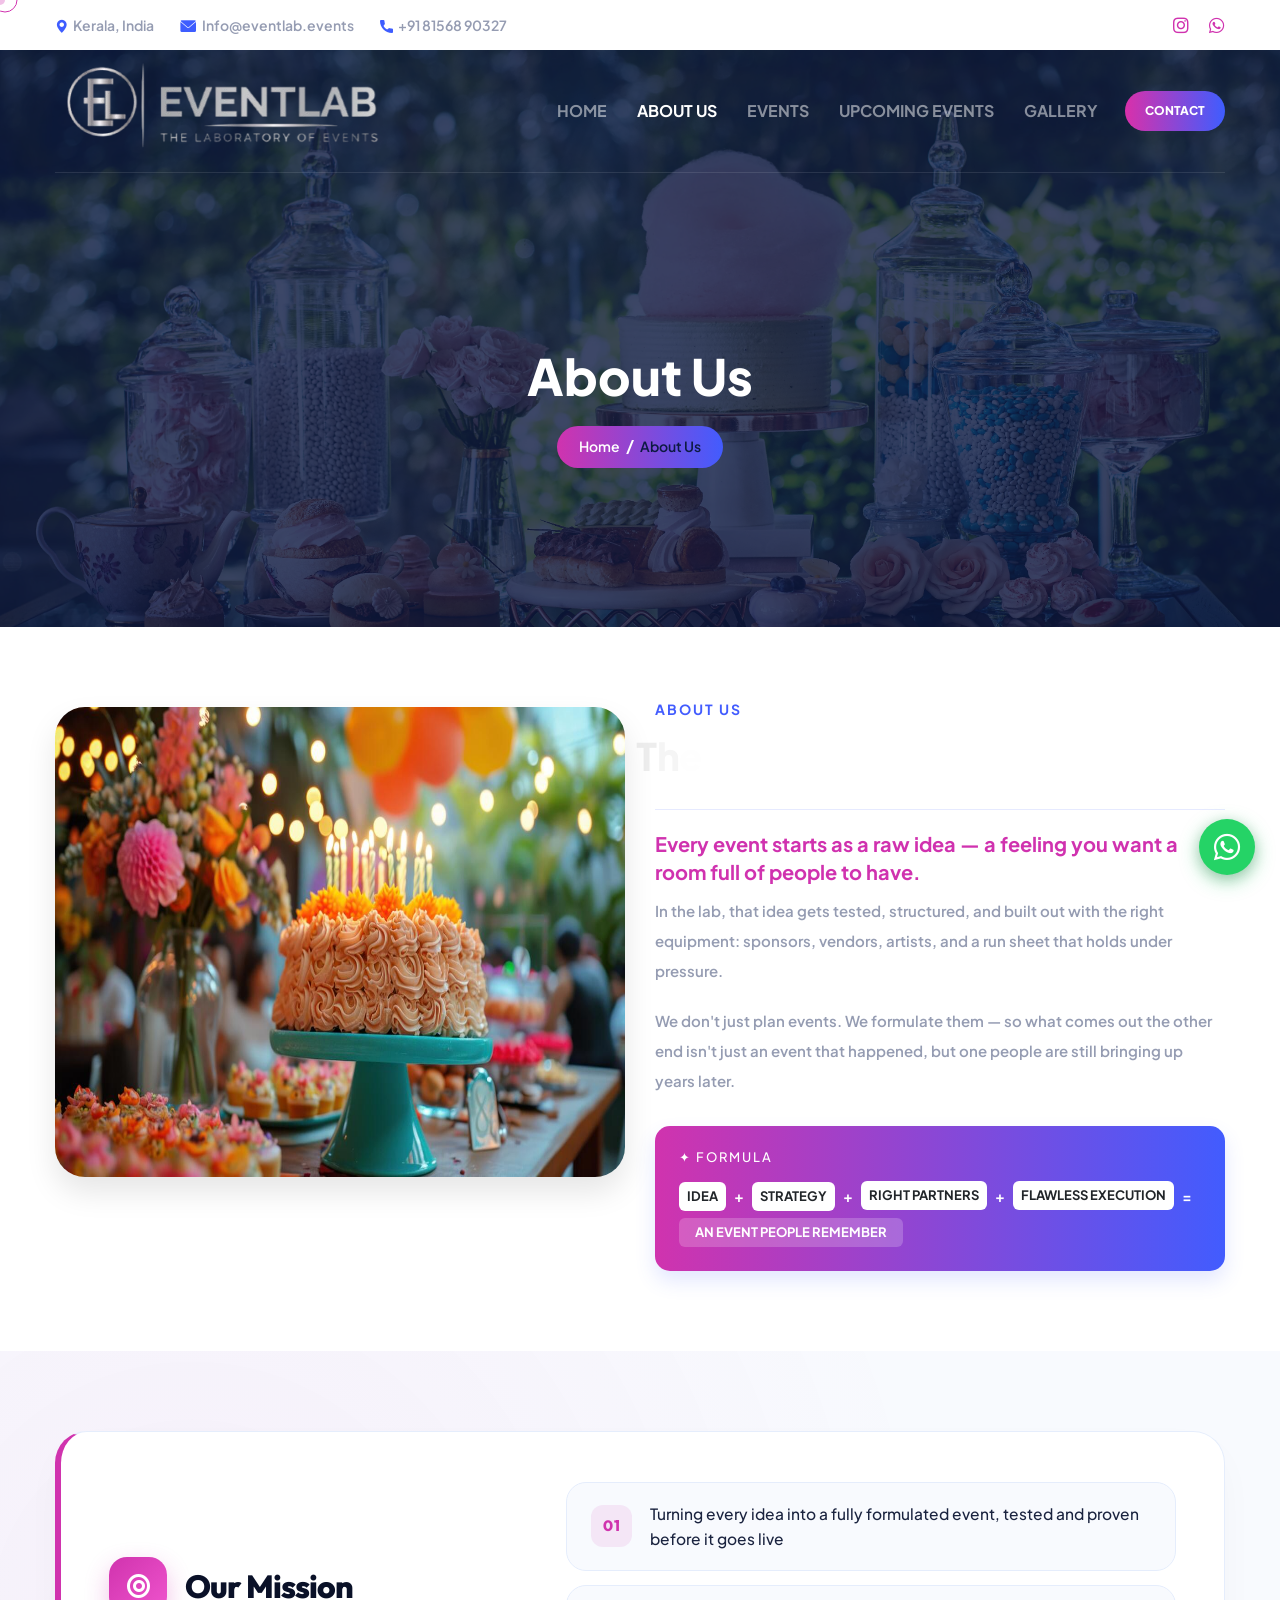
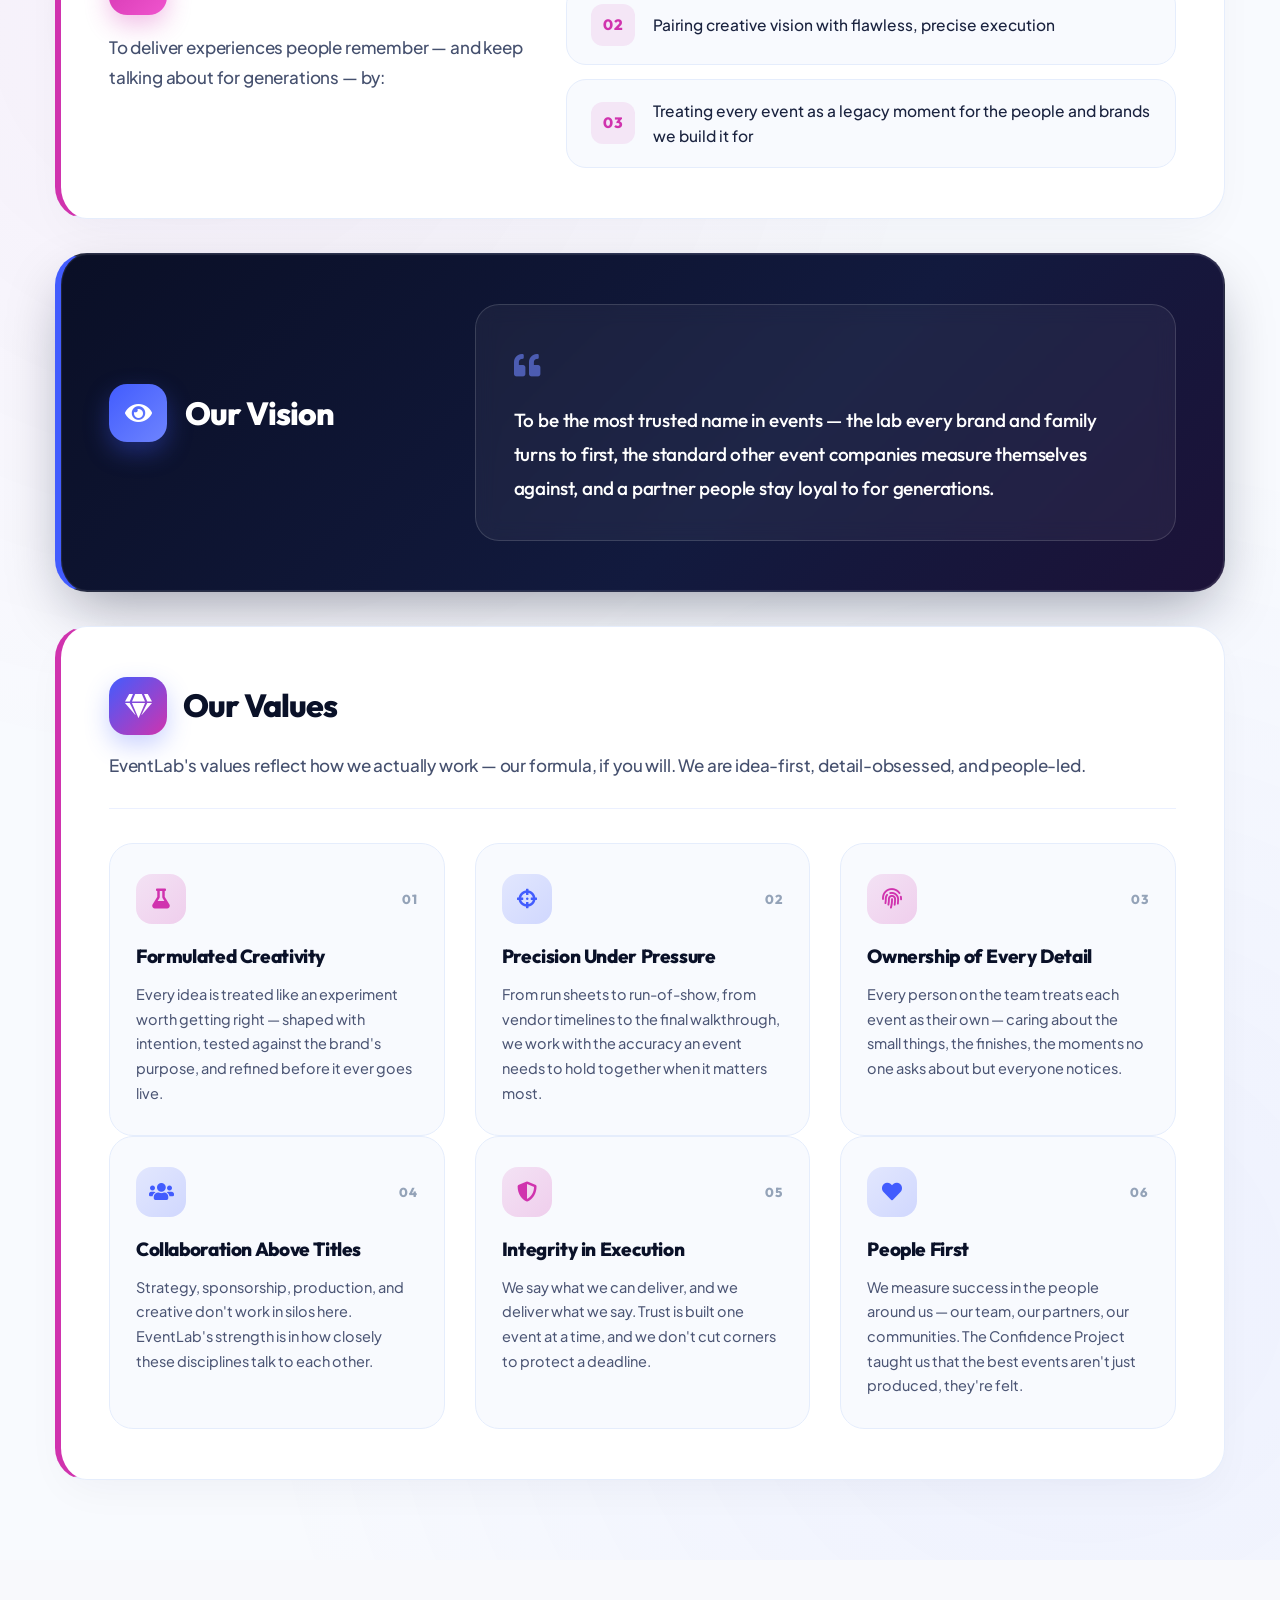
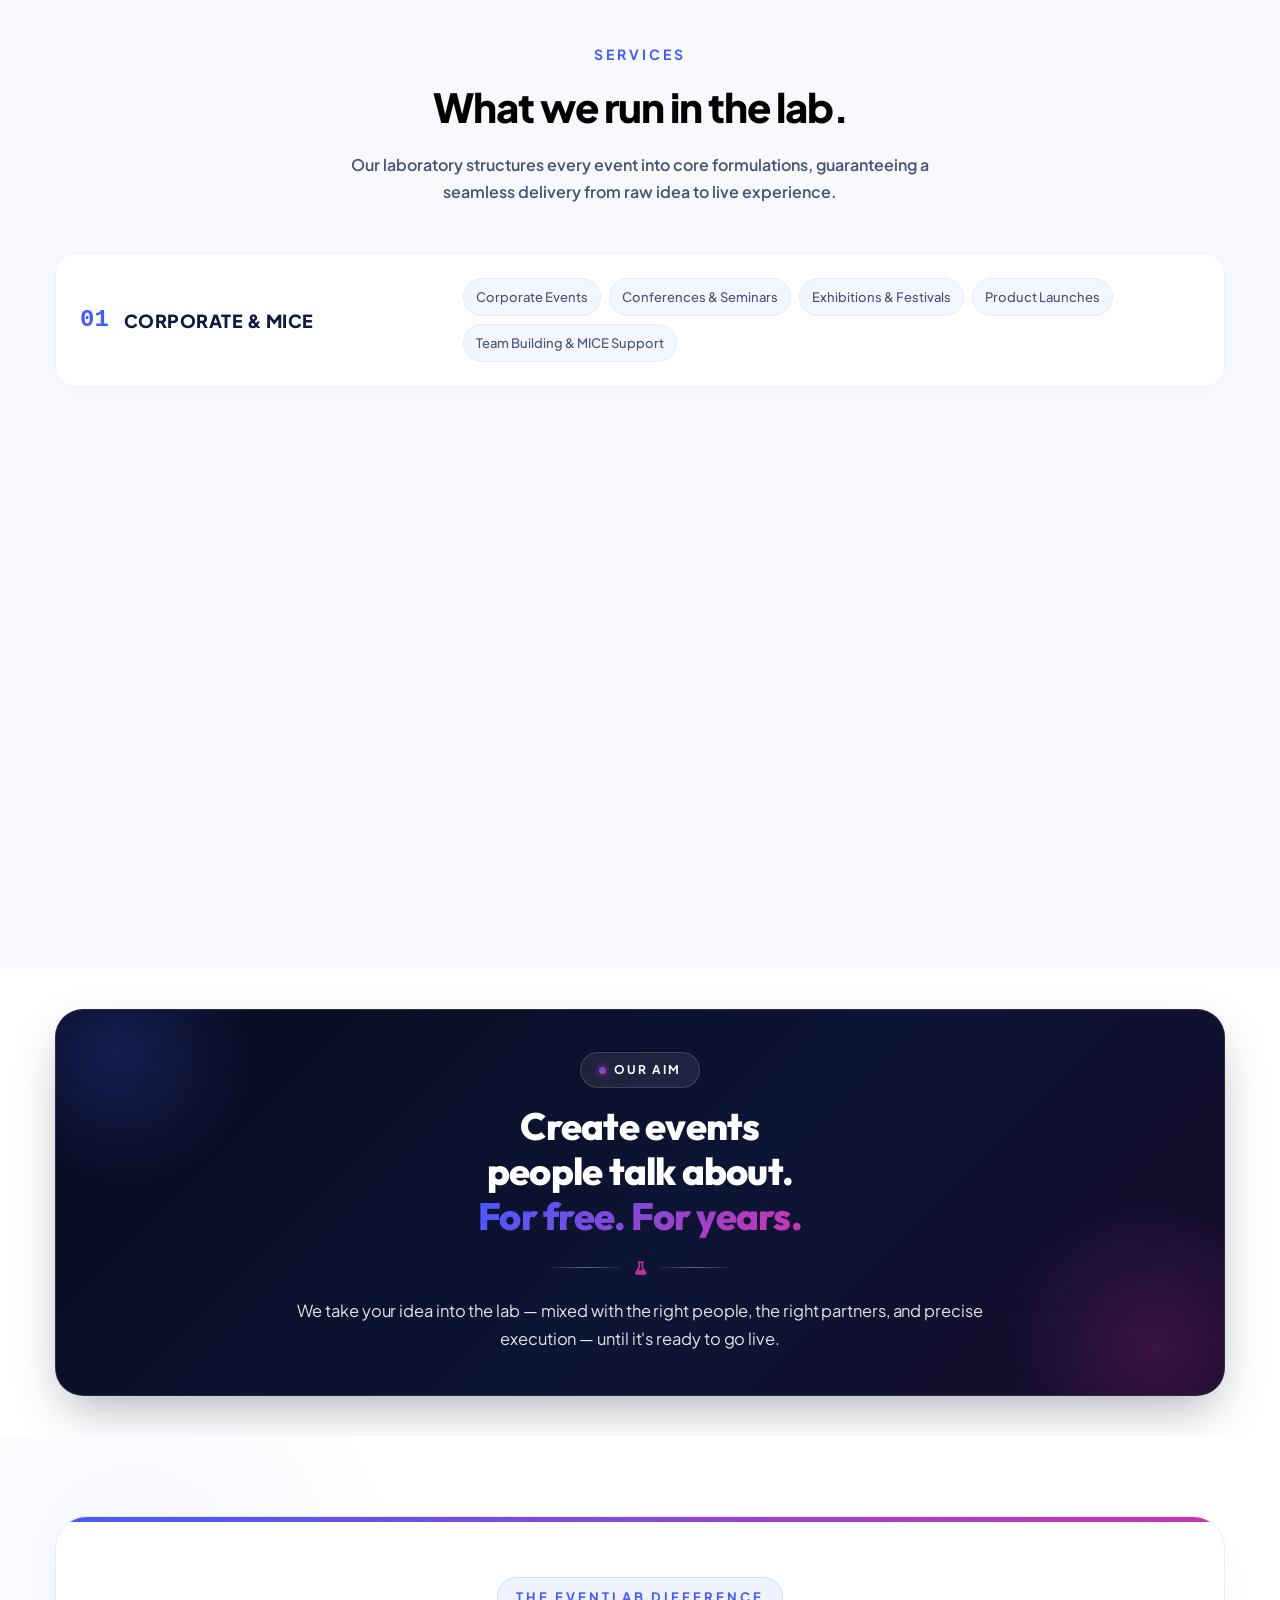
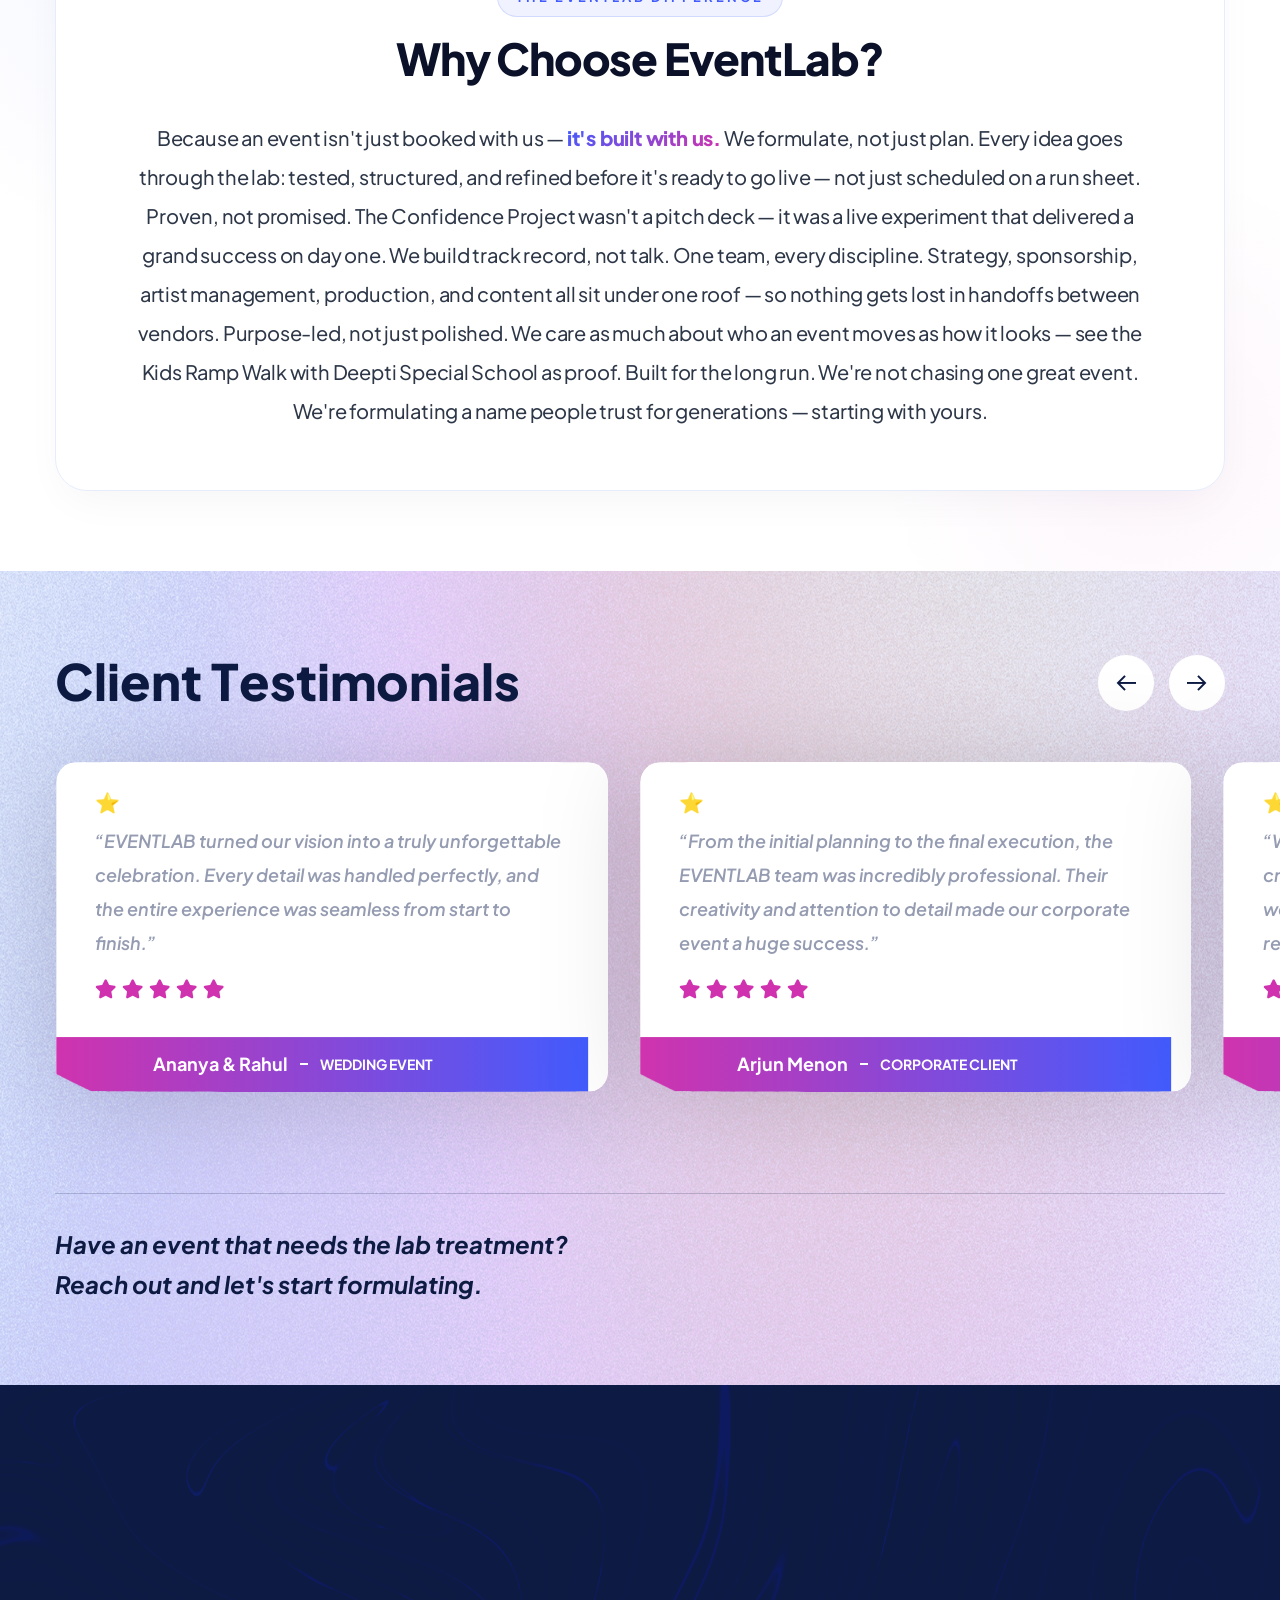
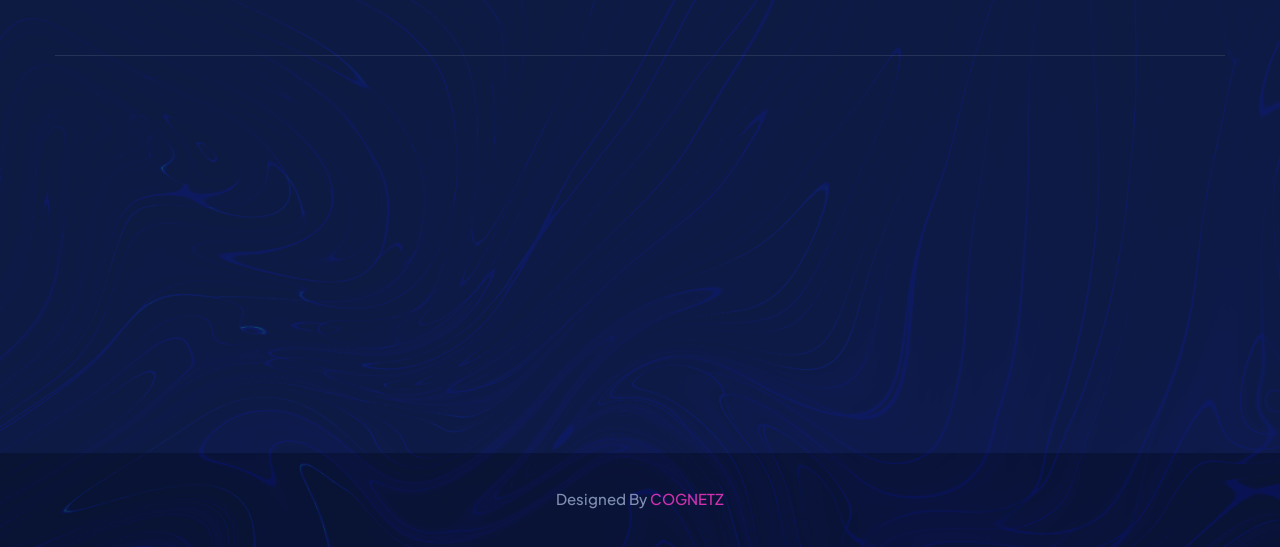
<file: about.html>
<!DOCTYPE html>
<html lang="en">

<head>
    <meta charset="UTF-8" />
    <meta name="viewport" content="width=device-width, initial-scale=1.0" />
    <title>About Us | EVENTLAB | Laboratory of Events</title>
    <!-- favicons Icons -->
    <link rel="apple-touch-icon" sizes="180x180" href="assets/images/favicons/apple-touch-icon.png" />
    <link rel="icon" type="image/png" sizes="32x32" href="assets/images/favicons/favicon-32x32.png" />
    <link rel="icon" type="image/png" sizes="16x16" href="assets/images/favicons/favicon-16x16.png" />
    <link rel="manifest" href="assets/images/favicons/site.webmanifest" />
    <meta name="description" content="EVENTLAB is the laboratory of events. We design, formulate, and execute unforgettable corporate events, grand weddings, live concerts, and custom experiences with precision and passion." />

    <!-- fonts -->
    <link rel="preconnect" href="https://fonts.googleapis.com">
    <link rel="preconnect" href="https://fonts.gstatic.com" crossorigin>
    <link href="https://fonts.googleapis.com/css2?family=Outfit:wght@300;400;500;600;700;800;900&family=Plus+Jakarta+Sans:ital,wght@0,300..800;1,300..800&display=swap" rel="stylesheet">

    <link rel="stylesheet" href="assets/vendors/bootstrap/css/bootstrap.min.css" />
    <link rel="stylesheet" href="assets/vendors/bootstrap-select/bootstrap-select.min.css" />
    <link rel="stylesheet" href="assets/vendors/animate/animate.min.css" />
    <link rel="stylesheet" href="assets/vendors/fontawesome/css/all.min.css" />
    <link rel="stylesheet" href="assets/vendors/jquery-ui/jquery-ui.css" />
    <link rel="stylesheet" href="assets/vendors/jarallax/jarallax.css" />
    <link rel="stylesheet" href="assets/vendors/jquery-magnific-popup/jquery.magnific-popup.css" />
    <link rel="stylesheet" href="assets/vendors/aigence-icons/style.css" />
    <link rel="stylesheet" href="assets/vendors/swiper/css/swiper-bundle.min.css">
    <link rel="stylesheet" href="assets/vendors/owl-carousel/css/owl.carousel.min.css" />
    <link rel="stylesheet" href="assets/vendors/owl-carousel/css/owl.theme.default.min.css" />

    <!-- template styles -->
    <link rel="stylesheet" href="assets/css/aigence.css?v=2" />
    <style>
        /* Uniform section padding for About page */
        .about-four.section-space,
        .mission-vision-values.section-space,
        .cta-two.section-space,
        .funfact-two.section-space-2,
        .services-about,
        .why-choose-us,
        .testimonials-two.section-space-top-2 {
            padding-top: 80px !important;
            padding-bottom: 80px !important;
        }
        .our-aim-section.section-space {
            padding-top: 40px !important;
            padding-bottom: 40px !important;
        }
        /* Why Choose EventLab - Full Width Exact Paragraph Section */
        .why-choose-us {
            position: relative;
            background: #FFFFFF;
            overflow: hidden;
        }
        .why-choose-full-panel {
            background: #FFFFFF;
            border: 1px solid #E5EDFC;
            border-radius: 32px;
            padding: 60px 64px;
            box-shadow: 0 16px 45px -12px rgba(15, 23, 58, 0.05);
            position: relative;
            overflow: hidden;
            transition: all 0.4s cubic-bezier(0.16, 1, 0.3, 1);
        }
        .why-choose-full-panel::before {
            content: '';
            position: absolute;
            top: 0;
            left: 0;
            right: 0;
            height: 5px;
            background: linear-gradient(90deg, #425CFE 0%, #D033AE 100%);
        }
        .why-choose-full-panel:hover {
            box-shadow: 0 24px 60px -12px rgba(66, 92, 254, 0.12);
            border-color: rgba(66, 92, 254, 0.3);
            transform: translateY(-4px);
        }
        .why-choose-exact-text {
            font-family: 'Plus Jakarta Sans', sans-serif;
            font-size: 20px;
            line-height: 1.95;
            color: #2D3748;
            font-weight: 450;
            text-align: center;
            margin: 0;
            letter-spacing: -0.01em;
        }
        .why-choose-exact-text .gradient-text {
            background: linear-gradient(135deg, #425CFE 0%, #D033AE 100%);
            -webkit-background-clip: text;
            -webkit-text-fill-color: transparent;
            font-weight: 800;
        }
        @media (max-width: 991px) {
            .why-choose-full-panel {
                padding: 40px 32px;
            }
            .why-choose-exact-text {
                font-size: 17px;
                line-height: 1.85;
                text-align: left;
            }
        }
        @media (max-width: 767px) {
            .why-choose-full-panel {
                padding: 30px 22px;
                border-radius: 24px;
            }
            .why-choose-exact-text {
                font-size: 15.5px;
                line-height: 1.75;
                text-align: left;
            }
        }
        /* Our Aim Section */
        .our-aim-section {
            position: relative;
            background: #FFFFFF;
            overflow: hidden;
        }
        .our-aim-panel {
            position: relative;
            background: linear-gradient(135deg, #070B1E 0%, #0D1535 55%, #160B28 100%);
            border: 1px solid rgba(255, 255, 255, 0.12);
            border-radius: 28px;
            padding: 42px 48px;
            box-shadow: 0 20px 50px -12px rgba(7, 11, 30, 0.35);
            overflow: hidden;
            text-align: center;
            transition: all 0.4s cubic-bezier(0.16, 1, 0.3, 1);
        }
        .our-aim-panel:hover {
            box-shadow: 0 25px 60px -12px rgba(66, 92, 254, 0.25);
            border-color: rgba(66, 92, 254, 0.35);
            transform: translateY(-3px);
        }
        .our-aim-panel::before {
            content: '';
            position: absolute;
            top: -100px;
            left: -80px;
            width: 280px;
            height: 280px;
            background: radial-gradient(circle, rgba(66, 92, 254, 0.22) 0%, rgba(66, 92, 254, 0) 70%);
            pointer-events: none;
        }
        .our-aim-panel::after {
            content: '';
            position: absolute;
            bottom: -100px;
            right: -80px;
            width: 300px;
            height: 300px;
            background: radial-gradient(circle, rgba(208, 51, 174, 0.2) 0%, rgba(208, 51, 174, 0) 70%);
            pointer-events: none;
        }
        .our-aim__badge {
            display: inline-flex;
            align-items: center;
            gap: 8px;
            background: rgba(255, 255, 255, 0.08);
            border: 1px solid rgba(255, 255, 255, 0.15);
            backdrop-filter: blur(10px);
            padding: 5px 18px;
            border-radius: 50px;
            font-family: 'Plus Jakarta Sans', sans-serif;
            font-size: 12px;
            font-weight: 700;
            letter-spacing: 2px;
            text-transform: uppercase;
            color: #FFFFFF;
            margin-bottom: 16px;
            position: relative;
            z-index: 2;
        }
        .our-aim__badge-dot {
            width: 7px;
            height: 7px;
            border-radius: 50%;
            background: linear-gradient(135deg, #425CFE 0%, #D033AE 100%);
            box-shadow: 0 0 8px #D033AE;
        }
        .our-aim__title {
            font-family: 'Outfit', sans-serif;
            font-size: 38px;
            font-weight: 800;
            line-height: 1.18;
            letter-spacing: -0.02em;
            color: #FFFFFF;
            margin: 0 0 16px;
            position: relative;
            z-index: 2;
        }
        .our-aim__gradient-text {
            background: linear-gradient(135deg, #425CFE 0%, #D033AE 100%);
            -webkit-background-clip: text;
            -webkit-text-fill-color: transparent;
            font-weight: 800;
            display: inline-block;
        }
        .our-aim__divider {
            display: flex;
            align-items: center;
            justify-content: center;
            gap: 14px;
            margin: 0 auto 16px;
            max-width: 180px;
            position: relative;
            z-index: 2;
        }
        .our-aim__divider-line {
            flex: 1;
            height: 1px;
            background: linear-gradient(90deg, rgba(255, 255, 255, 0.05), rgba(255, 255, 255, 0.35), rgba(255, 255, 255, 0.05));
        }
        .our-aim__divider-icon {
            color: #D033AE;
            font-size: 13px;
            opacity: 0.9;
        }
        .our-aim__text {
            font-family: 'Plus Jakarta Sans', sans-serif;
            font-size: 16.5px;
            line-height: 1.7;
            color: rgba(255, 255, 255, 0.88);
            font-weight: 400;
            max-width: 760px;
            margin: 0 auto;
            letter-spacing: -0.005em;
            position: relative;
            z-index: 2;
        }
        @media (max-width: 991px) {
            .our-aim-panel {
                padding: 34px 28px;
            }
            .our-aim__title {
                font-size: 30px;
                line-height: 1.22;
            }
            .our-aim__text {
                font-size: 15.5px;
                line-height: 1.65;
            }
        }
        @media (max-width: 767px) {
            .our-aim-panel {
                padding: 28px 18px;
                border-radius: 20px;
            }
            .our-aim__badge {
                font-size: 11px;
                padding: 4px 14px;
                letter-spacing: 1.5px;
            }
            .our-aim__title {
                font-size: 24px;
                line-height: 1.25;
            }
            .our-aim__text {
                font-size: 14.5px;
                line-height: 1.6;
            }
        }
    </style>
</head>

<body class="custom-cursor">

    <div class="custom-cursor__cursor"></div>
    <div class="custom-cursor__cursor-two"></div>

    <div class="preloader">
        <div class="preloader__image" style="background-image: url('assets/images/logo event.png');"></div>
    </div>
    <!-- /.preloader -->
    <div class="page-wrapper">
        <div class="topbar topbar--two">
            <div class="container">
                <div class="topbar__inner">
                    <ul class="list-unstyled topbar__info">
                        <li>
                            <span class="topbar__info__icon"><i class="icon-location"></i></span>
                            <span><a href="https://www.google.com/maps?q=Kerala,+India" target="_blank">Kerala, India</a></span>
                        </li>
                        <li>
                            <span class="topbar__info__icon"><i class="icon-email"></i></span>
                            <span><a href="mailto:Info@eventlab.events">Info@eventlab.events</a></span>
                        </li>
                        <li>
                            <span class="topbar__info__icon"><i class="icon-phone"></i></span>
                            <span><a href="tel:+918156890327">+91 81568 90327</a></span>
                        </li>
                    </ul><!-- /.list-unstyled topbar__info -->
                    <div class="topbar__social">
                        <a href="https://www.instagram.com/eventlab.kerala/" target="_blank">
                            <i class="fab fa-instagram" aria-hidden="true" style="font-size: 18px;"></i>
                            <span class="sr-only">Instagram</span>
                        </a>
                        <a href="https://wa.me/918156890327" target="_blank">
                            <i class="fab fa-whatsapp" aria-hidden="true" style="font-size: 18px;"></i>
                            <span class="sr-only">WhatsApp</span>
                        </a>
                    </div><!-- /.topbar__social -->
                </div><!-- /.topbar__inner -->
            </div><!-- /.container -->
        </div><!-- /.topbar -->
        <nav class="main-header main-header--two sticky-header sticky-header--normal">
            <div class="main-header__container container">
                <div class="main-header__inner">
                    <div class="main-header__logo logo-retina">
                        <a href="index.html">
                            <img src="assets/images/logo event.png" alt="Eventslab Logo" width="340">
                        </a>
                    </div><!-- /.main-header__logo -->
                    <div class="main-header__right">
                        <nav class="main-header__nav main-menu">
                            <ul class="main-menu__list">
                                <li>
                                    <a href="index.html">Home</a>
                                </li>
                                <li>
                                    <a href="about.html">About Us</a>
                                </li>
                                <li>
                                    <a href="events.html">Events</a>
                                </li>
                                <li>
                                    <a href="upcoming.html">Upcoming Events</a>
                                </li>
                                <li>
                                    <a href="gallery.html">Gallery</a>
                                </li>
                            </ul>
                        </nav><!-- /.main-header__nav -->
                        <div class="mobile-nav__btn mobile-nav__toggler">
                            <span></span>
                            <span></span>
                            <span></span>
                        </div><!-- /.mobile-nav__toggler -->
                        <div class="main-header__btn">
                            <a href="contact.html" class="aigence-btn">
                                <span class="aigence-btn__text">Contact</span>
                            </a><!-- /.aigence-btn -->
                        </div><!-- /.main-header__btn -->
                    </div><!-- /.main-header__right -->
                </div><!-- /.main-header__inner -->
            </div><!-- /.main-header__container container -->
        </nav>

        <section class="page-header">
            <div class="page-header__bg" style="background-image: url(assets/images/events4.webp);"></div>
            <div class="container">
                <div class="page-header__content">
                    <h2 class="page-header__title">About Us</h2>
                    <ul class="aigence-breadcrumb list-unstyled">
                        <li><a href="index.html">Home</a></li>
                        <li><span>About Us</span></li>
                    </ul><!-- /.aigence-breadcrumb list-unstyled -->
                </div><!-- /.page-header__content -->
            </div><!-- /.container -->
        </section><!-- /.page-header -->

        <section class="about-four section-space">
            <div class="container">
                <div class="row gutter-y-40">
                    <div class="col-lg-6 wow fadeInUp" data-wow-duration="1500ms">
                        <div class="about-four__image-single">
                            <img src="assets/images/events2.jpg" alt="About EventLab" style="width: 100%; height:470px; border-radius: 30px; box-shadow: 0 15px 30px rgba(0,0,0,0.1);">
                        </div><!-- /.about-four__image-single -->
                    </div><!-- /.col-lg-6 -->
                    <div class="col-lg-6">
                        <div class="about-four__content">
                            <span class="sec-title__tagline" style="font-size: 14px; font-weight: 700; text-transform: uppercase; letter-spacing: 2px; color: #425CFE; display: block; margin-bottom: 10px;">About Us</span>
                            <h2 class="sec-title bw-split-in-left" style="font-size: 38px; font-weight: 800; color: #000000; line-height: 1.2; margin-bottom: 20px;">The Laboratory of Events.</h2><!-- /.sec-title -->
                            <h3 class="about-four__title wow fadeInUp" data-wow-duration="1500ms">Every event starts as a raw idea — a feeling you want a room full of people to have.</h3><!-- /.about-four__title -->
                            <p class="about-four__text wow fadeInUp" data-wow-duration="1500ms" style="margin-bottom: 20px;">In the lab, that idea gets tested, structured, and built out with the right equipment: sponsors, vendors, artists, and a run sheet that holds under pressure.</p><!-- /.about-four__text -->
                            <p class="about-four__text wow fadeInUp" data-wow-duration="1500ms" style="margin-bottom: 30px;">We don't just plan events. We formulate them — so what comes out the other end isn't just an event that happened, but one people are still bringing up years later.</p><!-- /.about-four__text -->
                            
                            <div class="about-two__formula p-4 wow fadeInUp" data-wow-duration="1500ms" style="background: linear-gradient(90deg, #D033AE 0%, #425CFE 100%); border-radius: 15px; color: white; box-shadow: 0 10px 20px rgba(66, 92, 254, 0.15);">
                                <h5 class="text-uppercase text-white font-weight-bold mb-3" style="font-size: 13px; letter-spacing: 2px;">✦ FORMULA</h5>
                                <div class="d-flex flex-wrap align-items-center justify-content-start gap-2" style="font-size: 15px; font-weight: 700; line-height: 1.6;">
                                    <span class="px-2 py-1 bg-white text-dark rounded" style="font-size: 13px;">IDEA</span>
                                    <span class="text-white">+</span>
                                    <span class="px-2 py-1 bg-white text-dark rounded" style="font-size: 13px;">STRATEGY</span>
                                    <span class="text-white">+</span>
                                    <span class="px-2 py-1 bg-white text-dark rounded" style="font-size: 13px;">RIGHT PARTNERS</span>
                                    <span class="text-white">+</span>
                                    <span class="px-2 py-1 bg-white text-dark rounded" style="font-size: 13px;">FLAWLESS EXECUTION</span>
                                    <span class="text-white">=</span>
                                    <span class="px-3 py-1 text-white rounded" style="background: rgba(255, 255, 255, 0.2); font-size: 13px;">AN EVENT PEOPLE REMEMBER</span>
                                </div>
                            </div>
                        </div><!-- /.about-four__content -->
                    </div><!-- /.col-lg-6 -->
                </div><!-- /.row gutter-y-40 -->
            </div><!-- /.container -->
        </section><!-- /.about-four -->

        <section class="mission-vision-values section-space">
            <div class="container">
                <!-- Row 1: Our Mission -->
                <div class="mvv-row-card mvv-row-card--mission wow fadeInUp" data-wow-duration="1500ms" data-wow-delay="0ms">
                    <div class="row align-items-center gutter-y-30">
                        <div class="col-lg-5">
                            <div class="mvv-row-card__header">
                                <div class="mvv-row-card__icon mvv-row-card__icon--magenta">
                                    <i class="fas fa-bullseye"></i>
                                </div>
                                <h3 class="mvv-row-card__title">Our Mission</h3>
                            </div>
                            <p class="mvv-row-card__lead">
                                To deliver experiences people remember — and keep talking about for generations — by:
                            </p>
                        </div>
                        <div class="col-lg-7">
                            <div class="mvv-mission-list">
                                <div class="mvv-mission-item">
                                    <span class="mvv-mission-item__num">01</span>
                                    <span class="mvv-mission-item__text">Turning every idea into a fully formulated event, tested and proven before it goes live</span>
                                </div>
                                <div class="mvv-mission-item">
                                    <span class="mvv-mission-item__num">02</span>
                                    <span class="mvv-mission-item__text">Pairing creative vision with flawless, precise execution</span>
                                </div>
                                <div class="mvv-mission-item">
                                    <span class="mvv-mission-item__num">03</span>
                                    <span class="mvv-mission-item__text">Treating every event as a legacy moment for the people and brands we build it for</span>
                                </div>
                            </div>
                        </div>
                    </div>
                </div>

                <!-- Row 2: Our Vision (Luxury Midnight Glow Card) -->
                <div class="mvv-row-card mvv-row-card--vision wow fadeInUp" data-wow-duration="1500ms" data-wow-delay="100ms">
                    <div class="row align-items-center gutter-y-30">
                        <div class="col-lg-4">
                            <div class="mvv-row-card__header">
                                <div class="mvv-row-card__icon mvv-row-card__icon--blue">
                                    <i class="fas fa-eye"></i>
                                </div>
                                <h3 class="mvv-row-card__title">Our Vision</h3>
                            </div>
                        </div>
                        <div class="col-lg-8">
                            <div class="mvv-vision-box">
                                <div class="mvv-vision-box__icon-quote"><i class="fas fa-quote-left"></i></div>
                                <p class="mvv-vision-box__text">
                                    To be the most trusted name in events — the lab every brand and family turns to first, the standard other event companies measure themselves against, and a partner people stay loyal to for generations.
                                </p>
                            </div>
                        </div>
                    </div>
                </div>

                <!-- Row 3: Our Values -->
                <div class="mvv-row-card mvv-row-card--values wow fadeInUp" data-wow-duration="1500ms" data-wow-delay="200ms">
                    <div class="mvv-values-header">
                        <div class="d-flex align-items-center gap-3 mb-3">
                            <div class="mvv-row-card__icon mvv-row-card__icon--gradient">
                                <i class="fas fa-gem"></i>
                            </div>
                            <h3 class="mvv-row-card__title">Our Values</h3>
                        </div>
                        <p class="mvv-row-card__lead">
                            EventLab's values reflect how we actually work — our formula, if you will. We are idea-first, detail-obsessed, and people-led.
                        </p>
                    </div>

                    <div class="row gutter-y-24">
                        <!-- Formulated Creativity -->
                        <div class="col-lg-4 col-md-6">
                            <div class="mvv-value-item mvv-value-item--magenta">
                                <div class="mvv-value-item__top">
                                    <div class="mvv-value-item__icon"><i class="fas fa-flask"></i></div>
                                    <span class="mvv-value-item__num">01</span>
                                </div>
                                <h4 class="mvv-value-item__title">Formulated Creativity</h4>
                                <p class="mvv-value-item__text">Every idea is treated like an experiment worth getting right — shaped with intention, tested against the brand's purpose, and refined before it ever goes live.</p>
                            </div>
                        </div>

                        <!-- Precision Under Pressure -->
                        <div class="col-lg-4 col-md-6">
                            <div class="mvv-value-item mvv-value-item--blue">
                                <div class="mvv-value-item__top">
                                    <div class="mvv-value-item__icon"><i class="fas fa-crosshairs"></i></div>
                                    <span class="mvv-value-item__num">02</span>
                                </div>
                                <h4 class="mvv-value-item__title">Precision Under Pressure</h4>
                                <p class="mvv-value-item__text">From run sheets to run-of-show, from vendor timelines to the final walkthrough, we work with the accuracy an event needs to hold together when it matters most.</p>
                            </div>
                        </div>

                        <!-- Ownership of Every Detail -->
                        <div class="col-lg-4 col-md-6">
                            <div class="mvv-value-item mvv-value-item--magenta">
                                <div class="mvv-value-item__top">
                                    <div class="mvv-value-item__icon"><i class="fas fa-fingerprint"></i></div>
                                    <span class="mvv-value-item__num">03</span>
                                </div>
                                <h4 class="mvv-value-item__title">Ownership of Every Detail</h4>
                                <p class="mvv-value-item__text">Every person on the team treats each event as their own — caring about the small things, the finishes, the moments no one asks about but everyone notices.</p>
                            </div>
                        </div>

                        <!-- Collaboration Above Titles -->
                        <div class="col-lg-4 col-md-6">
                            <div class="mvv-value-item mvv-value-item--blue">
                                <div class="mvv-value-item__top">
                                    <div class="mvv-value-item__icon"><i class="fas fa-users"></i></div>
                                    <span class="mvv-value-item__num">04</span>
                                </div>
                                <h4 class="mvv-value-item__title">Collaboration Above Titles</h4>
                                <p class="mvv-value-item__text">Strategy, sponsorship, production, and creative don't work in silos here. EventLab's strength is in how closely these disciplines talk to each other.</p>
                            </div>
                        </div>

                        <!-- Integrity in Execution -->
                        <div class="col-lg-4 col-md-6">
                            <div class="mvv-value-item mvv-value-item--magenta">
                                <div class="mvv-value-item__top">
                                    <div class="mvv-value-item__icon"><i class="fas fa-shield-alt"></i></div>
                                    <span class="mvv-value-item__num">05</span>
                                </div>
                                <h4 class="mvv-value-item__title">Integrity in Execution</h4>
                                <p class="mvv-value-item__text">We say what we can deliver, and we deliver what we say. Trust is built one event at a time, and we don't cut corners to protect a deadline.</p>
                            </div>
                        </div>

                        <!-- People First -->
                        <div class="col-lg-4 col-md-6">
                            <div class="mvv-value-item mvv-value-item--blue">
                                <div class="mvv-value-item__top">
                                    <div class="mvv-value-item__icon"><i class="fas fa-heart"></i></div>
                                    <span class="mvv-value-item__num">06</span>
                                </div>
                                <h4 class="mvv-value-item__title">People First</h4>
                                <p class="mvv-value-item__text">We measure success in the people around us — our team, our partners, our communities. The Confidence Project taught us that the best events aren't just produced, they're felt.</p>
                            </div>
                        </div>
                    </div>
                </div>
            </div>
        </section>

        
        <section class="services-about section-space" style="background-color: #F8F9FC; padding-top: 100px; padding-bottom: 100px;">
            <div class="container">
                <!-- Top Section: Centered Title -->
                <div class="text-center mb-5 wow fadeInUp" data-wow-duration="1500ms">
                    <span class="sec-title__tagline" style="font-size: 14px; font-weight: 700; text-transform: uppercase; letter-spacing: 3px; color: #425CFE; display: block; margin-bottom: 15px;">Services</span>
                    <h2 class="sec-title" style="font-size: 40px; font-weight: 900; color: #000000; letter-spacing: -1px; line-height: 1.2; margin-bottom: 20px;">What we run in the lab.</h2>
                    <p style="font-size: 16px; color: #4A5375; line-height: 1.7; max-width: 650px; margin: 0 auto;">Our laboratory structures every event into core formulations, guaranteeing a seamless delivery from raw idea to live experience.</p>
                </div>
                
                <!-- Bottom Section: 2-Column Grid of Service Blocks -->
                <div class="row gutter-y-30">
                    <!-- Service 01 -->
                    <div class="col-12">
                        <div class="service-block-item p-4 wow fadeInUp" data-wow-duration="1500ms" data-wow-delay="0ms" style="background: white; border-radius: 20px; box-shadow: 0 10px 30px rgba(0,0,0,0.02); border: 1px solid #EBF0FF; transition: all 0.3s ease;">
                            <div class="row align-items-center">
                                <div class="col-lg-4 mb-3 mb-lg-0">
                                    <div class="d-flex align-items-center">
                                        <span style="font-size: 24px; font-weight: 900; color: #425CFE; margin-right: 15px; font-family: monospace;">01</span>
                                        <h4 style="font-size: 18px; font-weight: 800; color: #0D1A42; text-transform: uppercase; letter-spacing: 0.5px; margin: 0;">Corporate & MICE</h4>
                                    </div>
                                </div>
                                <div class="col-lg-8">
                                    <div class="d-flex flex-wrap gap-2">
                                        <span style="background: #F4F6FF; color: #4A5375; font-size: 13px; padding: 5px 12px; border-radius: 30px; font-weight: 500; border: 1px solid #E6EAFF;">Corporate Events</span>
                                        <span style="background: #F4F6FF; color: #4A5375; font-size: 13px; padding: 5px 12px; border-radius: 30px; font-weight: 500; border: 1px solid #E6EAFF;">Conferences & Seminars</span>
                                        <span style="background: #F4F6FF; color: #4A5375; font-size: 13px; padding: 5px 12px; border-radius: 30px; font-weight: 500; border: 1px solid #E6EAFF;">Exhibitions & Festivals</span>
                                        <span style="background: #F4F6FF; color: #4A5375; font-size: 13px; padding: 5px 12px; border-radius: 30px; font-weight: 500; border: 1px solid #E6EAFF;">Product Launches</span>
                                        <span style="background: #F4F6FF; color: #4A5375; font-size: 13px; padding: 5px 12px; border-radius: 30px; font-weight: 500; border: 1px solid #E6EAFF;">Team Building & MICE Support</span>
                                    </div>
                                </div>
                            </div>
                        </div>
                    </div>
                    
                    <!-- Service 02 -->
                    <div class="col-12">
                        <div class="service-block-item p-4 wow fadeInUp" data-wow-duration="1500ms" data-wow-delay="100ms" style="background: white; border-radius: 20px; box-shadow: 0 10px 30px rgba(0,0,0,0.02); border: 1px solid #EBF0FF; transition: all 0.3s ease;">
                            <div class="row align-items-center">
                                <div class="col-lg-4 mb-3 mb-lg-0">
                                    <div class="d-flex align-items-center">
                                        <span style="font-size: 24px; font-weight: 900; color: #D033AE; margin-right: 15px; font-family: monospace;">02</span>
                                        <h4 style="font-size: 18px; font-weight: 800; color: #0D1A42; text-transform: uppercase; letter-spacing: 0.5px; margin: 0;">Ceremonies & Celebrations</h4>
                                    </div>
                                </div>
                                <div class="col-lg-8">
                                    <div class="d-flex flex-wrap gap-2">
                                        <span style="background: #FFF0FD; color: #4A5375; font-size: 13px; padding: 5px 12px; border-radius: 30px; font-weight: 500; border: 1px solid #FDE4F9;">Opening & Award Ceremonies</span>
                                        <span style="background: #FFF0FD; color: #4A5375; font-size: 13px; padding: 5px 12px; border-radius: 30px; font-weight: 500; border: 1px solid #FDE4F9;">Gala Dinners</span>
                                        <span style="background: #FFF0FD; color: #4A5375; font-size: 13px; padding: 5px 12px; border-radius: 30px; font-weight: 500; border: 1px solid #FDE4F9;">Anniversary Events</span>
                                        <span style="background: #FFF0FD; color: #4A5375; font-size: 13px; padding: 5px 12px; border-radius: 30px; font-weight: 500; border: 1px solid #FDE4F9;">Wedding Destination Events</span>
                                    </div>
                                </div>
                            </div>
                        </div>
                    </div>
                    
                    <!-- Service 03 -->
                    <div class="col-12">
                        <div class="service-block-item p-4 wow fadeInUp" data-wow-duration="1500ms" data-wow-delay="200ms" style="background: white; border-radius: 20px; box-shadow: 0 10px 30px rgba(0,0,0,0.02); border: 1px solid #EBF0FF; transition: all 0.3s ease;">
                            <div class="row align-items-center">
                                <div class="col-lg-4 mb-3 mb-lg-0">
                                    <div class="d-flex align-items-center">
                                        <span style="font-size: 24px; font-weight: 900; color: #D033AE; margin-right: 15px; font-family: monospace;">03</span>
                                        <h4 style="font-size: 18px; font-weight: 800; color: #0D1A42; text-transform: uppercase; letter-spacing: 0.5px; margin: 0;">Culture & Entertainment</h4>
                                    </div>
                                </div>
                                <div class="col-lg-8">
                                    <div class="d-flex flex-wrap gap-2">
                                        <span style="background: #FFF0FD; color: #4A5375; font-size: 13px; padding: 5px 12px; border-radius: 30px; font-weight: 500; border: 1px solid #FDE4F9;">Entertainment & Cultural Events</span>
                                        <span style="background: #FFF0FD; color: #4A5375; font-size: 13px; padding: 5px 12px; border-radius: 30px; font-weight: 500; border: 1px solid #FDE4F9;">Fashion Shows</span>
                                        <span style="background: #FFF0FD; color: #4A5375; font-size: 13px; padding: 5px 12px; border-radius: 30px; font-weight: 500; border: 1px solid #FDE4F9;">Festivals & Concerts</span>
                                        <span style="background: #FFF0FD; color: #4A5375; font-size: 13px; padding: 5px 12px; border-radius: 30px; font-weight: 500; border: 1px solid #FDE4F9;">Sports Events</span>
                                        <span style="background: #FFF0FD; color: #4A5375; font-size: 13px; padding: 5px 12px; border-radius: 30px; font-weight: 500; border: 1px solid #FDE4F9;">Evening Activities</span>
                                    </div>
                                </div>
                            </div>
                        </div>
                    </div>
                    
                    <!-- Service 04 -->
                    <div class="col-12">
                        <div class="service-block-item p-4 wow fadeInUp" data-wow-duration="1500ms" data-wow-delay="300ms" style="background: white; border-radius: 20px; box-shadow: 0 10px 30px rgba(0,0,0,0.02); border: 1px solid #EBF0FF; transition: all 0.3s ease;">
                            <div class="row align-items-center">
                                <div class="col-lg-4 mb-3 mb-lg-0">
                                    <div class="d-flex align-items-center">
                                        <span style="font-size: 24px; font-weight: 900; color: #425CFE; margin-right: 15px; font-family: monospace;">04</span>
                                        <h4 style="font-size: 18px; font-weight: 800; color: #0D1A42; text-transform: uppercase; letter-spacing: 0.5px; margin: 0;">Full-Service Support</h4>
                                    </div>
                                </div>
                                <div class="col-lg-8">
                                    <div class="d-flex flex-wrap gap-2">
                                        <span style="background: #F4F6FF; color: #4A5375; font-size: 13px; padding: 5px 12px; border-radius: 30px; font-weight: 500; border: 1px solid #E6EAFF;">Event Strategy & Consultation</span>
                                        <span style="background: #F4F6FF; color: #4A5375; font-size: 13px; padding: 5px 12px; border-radius: 30px; font-weight: 500; border: 1px solid #E6EAFF;">Sponsorship & Partnerships</span>
                                        <span style="background: #F4F6FF; color: #4A5375; font-size: 13px; padding: 5px 12px; border-radius: 30px; font-weight: 500; border: 1px solid #E6EAFF;">Artist & Vendor Management</span>
                                        <span style="background: #F4F6FF; color: #4A5375; font-size: 13px; padding: 5px 12px; border-radius: 30px; font-weight: 500; border: 1px solid #E6EAFF;">Production & Logistics</span>
                                        <span style="background: #F4F6FF; color: #4A5375; font-size: 13px; padding: 5px 12px; border-radius: 30px; font-weight: 500; border: 1px solid #E6EAFF;">Road Shows & Inaugurations</span>
                                        <span style="background: #F4F6FF; color: #4A5375; font-size: 13px; padding: 5px 12px; border-radius: 30px; font-weight: 500; border: 1px solid #E6EAFF;">Corporate & Institutional Catering</span>
                                        <span style="background: #F4F6FF; color: #4A5375; font-size: 13px; padding: 5px 12px; border-radius: 30px; font-weight: 500; border: 1px solid #E6EAFF;">Content Creation</span>
                                        <span style="background: #F4F6FF; color: #4A5375; font-size: 13px; padding: 5px 12px; border-radius: 30px; font-weight: 500; border: 1px solid #E6EAFF;">Brand Management</span>
                                    </div>
                                </div>
                            </div>
                        </div>
                    </div>
                </div>
            </div>
        </section>

        <section class="our-aim-section section-space">
            <div class="container">
                <div class="our-aim-panel wow fadeInUp" data-wow-duration="1500ms">
                    <div class="our-aim__badge">
                        <span class="our-aim__badge-dot"></span>
                        Our Aim
                    </div>
                    <h2 class="our-aim__title">
                        Create events<br>
                        people talk about.<br>
                        <span class="our-aim__gradient-text">For free. For years.</span>
                    </h2>
                    <div class="our-aim__divider">
                        <span class="our-aim__divider-line"></span>
                        <span class="our-aim__divider-icon"><i class="fas fa-flask"></i></span>
                        <span class="our-aim__divider-line"></span>
                    </div>
                    <p class="our-aim__text">
                        We take your idea into the lab — mixed with the right people, the right partners, and precise execution — until it's ready to go live.
                    </p>
                </div>
            </div>
        </section>

        <section class="why-choose-us section-space">
            <!-- Subtle Ambient Background Glows -->
            <div style="position: absolute; top: -140px; left: -140px; width: 550px; height: 550px; background: radial-gradient(circle, rgba(66, 92, 254, 0.05) 0%, transparent 70%); pointer-events: none;"></div>
            <div style="position: absolute; bottom: -140px; right: -140px; width: 550px; height: 550px; background: radial-gradient(circle, rgba(208, 51, 174, 0.05) 0%, transparent 70%); pointer-events: none;"></div>
            
            <div class="container position-relative" style="z-index: 2;">
                <div class="why-choose-full-panel wow fadeInUp" data-wow-duration="1500ms">
                    <div class="text-center mb-4 pb-2">
                        <span class="sec-title__tagline" style="font-size: 13px; font-weight: 700; text-transform: uppercase; letter-spacing: 3px; color: #425CFE; display: inline-block; margin-bottom: 14px; background: rgba(66, 92, 254, 0.08); padding: 6px 18px; border-radius: 30px; border: 1px solid rgba(66, 92, 254, 0.16);">The EventLab Difference</span>
                        <h2 class="sec-title" style="font-size: 44px; font-weight: 900; color: #0A1128; letter-spacing: -1.2px; line-height: 1.25; margin-bottom: 0;">Why Choose EventLab?</h2>
                    </div>
                    
                    <p class="why-choose-exact-text">
                        Because an event isn't just booked with us — <span class="gradient-text">it's built with us.</span> We formulate, not just plan. Every idea goes through the lab: tested, structured, and refined before it's ready to go live — not just scheduled on a run sheet. Proven, not promised. The Confidence Project wasn't a pitch deck — it was a live experiment that delivered a grand success on day one. We build track record, not talk. One team, every discipline. Strategy, sponsorship, artist management, production, and content all sit under one roof — so nothing gets lost in handoffs between vendors. Purpose-led, not just polished. We care as much about who an event moves as how it looks — see the Kids Ramp Walk with Deepti Special School as proof. Built for the long run. We're not chasing one great event. We're formulating a name people trust for generations — starting with yours.
                    </p>
                </div>
            </div>
        </section>

      <section class="testimonials-two section-space-top-2">
            <div class="testimonials-two__bg" style="background-image: url(assets/images/shapes/testimonials-bg-shape-2-1.png);"></div>
            <div class="container">
                <div class="testimonials-two__top">
                    <div class="row gutter-y-40 align-items-end">
                        <div class="col-lg-9">
                            <h2 class="sec-title">Client Testimonials</h2><!-- /.sec-title -->
                        </div><!-- /.col-xl-9 -->
                        <div class="col-lg-3">
                            <div class="testimonials-two__custome-navs"></div><!-- /.testimonials-two__custome-navs -->
                        </div><!-- /.col-xl-3 -->
                    </div><!-- /.row gutter-y-40 -->
                </div><!-- /.testimonials-two__top -->
            </div><!-- /.container -->
            <div class="testimonials-two__container container">
                <div class="testimonials-four__carousel aigence-owl__carousel aigence-owl__carousel--with-shadow aigence-owl__carousel--basic-nav owl-carousel owl-theme" data-owl-options='{
			"items": 1,
			"margin": 10,
			"loop": true,
			"smartSpeed": 700,
            "navContainer": ".testimonials-two__custome-navs",
			"nav": false,
			"dots": false,
			"navText": ["<i class=\"icon-left-arrow\"></i>","<i class=\"icon-right-arrow\"></i>"],
			"autoplay": true,
			"responsive": {
				"0": {
					"items": 1,
					"margin": 10
				},
				"992": {
					"items": 2,
					"margin": 30
				},
				"1200": {
					"items": 2.15,
					"margin": 30
				},
				"1400": {
					"items": 2.6,
					"margin": 30
				}
			}
		}'>
                    <div class="item">
                        <div class="testimonial-card-two">
                            <div class="testimonial-card-two__shape">
                                <div class="testimonial-card-two__shape__1"></div>
                                <div class="testimonial-card-two__shape__2"></div>
                            </div>
                            <div class="testimonial-card-two__inner">
                                <h5 style="color: #ffffff; margin-bottom: 10px; font-weight: bold;">⭐ “Absolutely Exceptional”</h5>
                                <p class="testimonial-card-two__quote">“EVENTLAB turned our vision into a truly unforgettable celebration. Every detail was handled perfectly, and the entire experience was seamless from start to finish.”</p><!-- /.testimonial-card-two__quote -->
                                <div class="aigence-ratings">
                                    <span class="aigence-ratings__icon"><i class="fas fa-star"></i></span>
                                    <span class="aigence-ratings__icon"><i class="fas fa-star"></i></span>
                                    <span class="aigence-ratings__icon"><i class="fas fa-star"></i></span>
                                    <span class="aigence-ratings__icon"><i class="fas fa-star"></i></span>
                                    <span class="aigence-ratings__icon"><i class="fas fa-star"></i></span>
                                </div><!-- /.aigence-ratings -->
                                
                                <div class="testimonial-card-two__identity">
                                    <h4 class="testimonial-card-two__name">Ananya & Rahul</h4>
                                    <p class="testimonial-card-two__designation">Wedding Event</p>
                                </div><!-- /.testimonial-card-two__identity -->
                            </div><!-- /.testimonial-card-two__inner -->
                        </div><!-- /.testimonial-card-two -->
                    </div><!-- /.item -->
                    <div class="item">
                        <div class="testimonial-card-two">
                            <div class="testimonial-card-two__shape">
                                <div class="testimonial-card-two__shape__1"></div>
                                <div class="testimonial-card-two__shape__2"></div>
                            </div>
                            <div class="testimonial-card-two__inner">
                                <h5 style="color: #ffffff; margin-bottom: 10px; font-weight: bold;">⭐ “Professional & Creative”</h5>
                                <p class="testimonial-card-two__quote">“From the initial planning to the final execution, the EVENTLAB team was incredibly professional. Their creativity and attention to detail made our corporate event a huge success.”</p><!-- /.testimonial-card-two__quote -->
                                <div class="aigence-ratings">
                                    <span class="aigence-ratings__icon"><i class="fas fa-star"></i></span>
                                    <span class="aigence-ratings__icon"><i class="fas fa-star"></i></span>
                                    <span class="aigence-ratings__icon"><i class="fas fa-star"></i></span>
                                    <span class="aigence-ratings__icon"><i class="fas fa-star"></i></span>
                                    <span class="aigence-ratings__icon"><i class="fas fa-star"></i></span>
                                </div><!-- /.aigence-ratings -->
                                
                                <div class="testimonial-card-two__identity">
                                    <h4 class="testimonial-card-two__name">Arjun Menon</h4>
                                    <p class="testimonial-card-two__designation">Corporate Client</p>
                                </div><!-- /.testimonial-card-two__identity -->
                            </div><!-- /.testimonial-card-two__inner -->
                        </div><!-- /.testimonial-card-two -->
                    </div><!-- /.item -->
                    <div class="item">
                        <div class="testimonial-card-two">
                            <div class="testimonial-card-two__shape">
                                <div class="testimonial-card-two__shape__1"></div>
                                <div class="testimonial-card-two__shape__2"></div>
                            </div>
                            <div class="testimonial-card-two__inner">
                                <h5 style="color: #ffffff; margin-bottom: 10px; font-weight: bold;">⭐ “Beyond Our Expectations”</h5>
                                <p class="testimonial-card-two__quote">“We were impressed by the level of coordination and creativity. EVENTLAB delivered an experience that went beyond what we had imagined. Highly recommended!”</p><!-- /.testimonial-card-two__quote -->
                                <div class="aigence-ratings">
                                    <span class="aigence-ratings__icon"><i class="fas fa-star"></i></span>
                                    <span class="aigence-ratings__icon"><i class="fas fa-star"></i></span>
                                    <span class="aigence-ratings__icon"><i class="fas fa-star"></i></span>
                                    <span class="aigence-ratings__icon"><i class="fas fa-star"></i></span>
                                    <span class="aigence-ratings__icon"><i class="fas fa-star"></i></span>
                                </div><!-- /.aigence-ratings -->
                                
                                <div class="testimonial-card-two__identity">
                                    <h4 class="testimonial-card-two__name">Meera Thomas</h4>
                                    <p class="testimonial-card-two__designation">Private Event</p>
                                </div><!-- /.testimonial-card-two__identity -->
                            </div><!-- /.testimonial-card-two__inner -->
                        </div><!-- /.testimonial-card-two -->
                    </div><!-- /.item -->
                    <div class="item">
                        <div class="testimonial-card-two">
                            <div class="testimonial-card-two__shape">
                                <div class="testimonial-card-two__shape__1"></div>
                                <div class="testimonial-card-two__shape__2"></div>
                            </div>
                            <div class="testimonial-card-two__inner">
                                <h5 style="color: #ffffff; margin-bottom: 10px; font-weight: bold;">⭐ “A Team You Can Trust”</h5>
                                <p class="testimonial-card-two__quote">“The team took care of everything, allowing us to enjoy the event without worrying about the details. Their professionalism, energy, and dedication were outstanding.”</p><!-- /.testimonial-card-two__quote -->
                                <div class="aigence-ratings">
                                    <span class="aigence-ratings__icon"><i class="fas fa-star"></i></span>
                                    <span class="aigence-ratings__icon"><i class="fas fa-star"></i></span>
                                    <span class="aigence-ratings__icon"><i class="fas fa-star"></i></span>
                                    <span class="aigence-ratings__icon"><i class="fas fa-star"></i></span>
                                    <span class="aigence-ratings__icon"><i class="fas fa-star"></i></span>
                                </div><!-- /.aigence-ratings -->
                                
                                <div class="testimonial-card-two__identity">
                                    <h4 class="testimonial-card-two__name">Vivek Nair</h4>
                                    <p class="testimonial-card-two__designation">Event Client</p>
                                </div><!-- /.testimonial-card-two__identity -->
                            </div><!-- /.testimonial-card-two__inner -->
                        </div><!-- /.testimonial-card-two -->
                    </div><!-- /.item -->
                    <div class="item">
                        <div class="testimonial-card-two">
                            <div class="testimonial-card-two__shape">
                                <div class="testimonial-card-two__shape__1"></div>
                                <div class="testimonial-card-two__shape__2"></div>
                            </div>
                            <div class="testimonial-card-two__inner">
                                <h5 style="color: #ffffff; margin-bottom: 10px; font-weight: bold;">⭐ “Flawless Execution”</h5>
                                <p class="testimonial-card-two__quote">“EVENTLAB managed our event with remarkable precision. From production and entertainment to guest management, everything came together beautifully.”</p><!-- /.testimonial-card-two__quote -->
                                <div class="aigence-ratings">
                                    <span class="aigence-ratings__icon"><i class="fas fa-star"></i></span>
                                    <span class="aigence-ratings__icon"><i class="fas fa-star"></i></span>
                                    <span class="aigence-ratings__icon"><i class="fas fa-star"></i></span>
                                    <span class="aigence-ratings__icon"><i class="fas fa-star"></i></span>
                                    <span class="aigence-ratings__icon"><i class="fas fa-star"></i></span>
                                </div><!-- /.aigence-ratings -->
                                
                                <div class="testimonial-card-two__identity">
                                    <h4 class="testimonial-card-two__name">David Mathew</h4>
                                    <p class="testimonial-card-two__designation">Corporate Event</p>
                                </div><!-- /.testimonial-card-two__identity -->
                            </div><!-- /.testimonial-card-two__inner -->
                        </div><!-- /.testimonial-card-two -->
                    </div><!-- /.item -->
                    <div class="item">
                        <div class="testimonial-card-two">
                            <div class="testimonial-card-two__shape">
                                <div class="testimonial-card-two__shape__1"></div>
                                <div class="testimonial-card-two__shape__2"></div>
                            </div>
                            <div class="testimonial-card-two__inner">
                                <h5 style="color: #ffffff; margin-bottom: 10px; font-weight: bold;">⭐ “They Made It Memorable”</h5>
                                <p class="testimonial-card-two__quote">“EVENTLAB doesn't just organize events—they create experiences. The atmosphere, execution, and attention to detail were simply amazing.”</p><!-- /.testimonial-card-two__quote -->
                                <div class="aigence-ratings">
                                    <span class="aigence-ratings__icon"><i class="fas fa-star"></i></span>
                                    <span class="aigence-ratings__icon"><i class="fas fa-star"></i></span>
                                    <span class="aigence-ratings__icon"><i class="fas fa-star"></i></span>
                                    <span class="aigence-ratings__icon"><i class="fas fa-star"></i></span>
                                    <span class="aigence-ratings__icon"><i class="fas fa-star"></i></span>
                                </div><!-- /.aigence-ratings -->
                                
                                <div class="testimonial-card-two__identity">
                                    <h4 class="testimonial-card-two__name">Sarah Joseph</h4>
                                    <p class="testimonial-card-two__designation">Celebration Event</p>
                                </div><!-- /.testimonial-card-two__identity -->
                            </div><!-- /.testimonial-card-two__inner -->
                        </div><!-- /.testimonial-card-two -->
                    </div><!-- /.item -->
                </div><!-- /.testimonials-four__carousel -->
            </div><!-- /.testimonials-two__container -->
            <div class="container">
                <div class="testimonials-two__bottom">
                    <div class="row gutter-y-30 align-items-center">
                        <div class="col-lg-8">
                            <h4 class="testimonials-two__bottom__title">Have an event that needs the lab treatment?<br>Reach out and let's start formulating.</h4>
                        </div><!-- /.col-lg-8 -->
                        <div class="col-lg-4">
                            <div class="testimonials-two__bottom__button wow fadeInUp" data-wow-duration="1500ms">
                                <a href="contact.html" class="aigence-btn">
                                    <span class="aigence-btn__text">Contact Us</span>
                                    <span class="aigence-btn__icon"><i class="icon-right-arrow"></i></span>
                                </a><!-- /.aigence-btn -->
                            </div><!-- /.why-choose-two__button -->
                        </div><!-- /.col-lg-4 -->
                    </div><!-- /.row gutter-y-30 -->
                </div><!-- /.testimonials-two__bottom -->
            </div><!-- /.container -->
        </section><!-- /.testimonials-two section-space -->
 

        <footer class="main-footer main-footer--two">
            <div class="main-footer__bg" style="background-image: url(assets/images/shapes/footer-bg-shape-2-1.png);"></div><!-- /.main-footer__bg -->
            <div class="main-footer__top">
                <div class="container">
                    <div class="row gutter-y-40 align-items-center">
                        <div class="col-xl-3 col-lg-4 col-md-5 wow fadeInUp" data-wow-duration="1500ms" data-wow-delay="00ms">
                            <div class="footer-widget footer-widget--about">
                                <a href="index.html" class="footer-widget__logo logo-retina">
                                    <img src="assets/images/logo event.png" alt="Eventslab Logo" width="320">
                                </a>
                            </div><!-- /.footer-widget -->
                        </div><!-- /.col-xl-3 -->
                        <div class="col-xl-6 col-lg-4 col-md-7 wow fadeInUp" data-wow-duration="1500ms" data-wow-delay="100ms">
                            <div class="footer-widget footer-widget--social">
                                <h3 class="footer-widget__social-title">Get in Touch</h3>
                                <div class="social-links">
                                     <a href="https://www.instagram.com/eventlab.kerala/" target="_blank">
                                         <span class="social-links__icon">
                                             <i class="fab fa-instagram" aria-hidden="true"></i>
                                             <span class="sr-only">Instagram</span>
                                         </span>
                                     </a>
                                     <a href="https://wa.me/918156890327" target="_blank">
                                         <span class="social-links__icon">
                                             <i class="fab fa-whatsapp" aria-hidden="true"></i>
                                             <span class="sr-only">WhatsApp</span>
                                         </span>
                                     </a>
                                 </div><!-- /.social-links -->
                            </div><!-- /.footer-widget -->
                        </div><!-- /.col-xl-6 -->
                        <div class="col-xl-3 col-lg-4 col-md-7 wow fadeInUp" data-wow-duration="1500ms" data-wow-delay="200ms">
                            <div class="footer-widget footer-widget--contact">
                                <ul class="list-unstyled footer-widget__info">
                                    <li>
                                        <span class="footer-widget__info__icon"><i class="icon-email"></i></span>
                                        <span><a href="mailto:Info@eventlab.events">Info@eventlab.events</a></span>
                                    </li>
                                    <li>
                                        <span class="footer-widget__info__icon"><i class="icon-phone-2"></i></span>
                                        <span><a href="tel:+918156890327">+91 81568 90327</a></span>
                                    </li>
                                </ul><!-- /.list-unstyled footer-widget__info -->
                            </div><!-- /.footer-widget -->
                        </div><!-- /.col-xl-3 -->
                    </div><!-- /.row gutter-y-40 -->
                </div><!-- /.container -->
            </div><!-- /.main-footer__top -->
            <div class="container">
                <div class="main-footer__wrapper">
                    <div class="row gutter-y-40">
                        <div class="col-lg-8 wow fadeInUp" data-wow-duration="1500ms" data-wow-delay="00ms">
                            <div class="footer-widget footer-widget--about">
                                <h3 class="footer-widget__about-title">Laboratory Of <br> <span>Events</span></h3>
                            </div><!-- /.footer-widget -->
                        </div><!-- /.col-lg-6 -->
                        <div class="col-lg-4 wow fadeInUp" data-wow-duration="1500ms" data-wow-delay="100ms">
                            <div class="footer-widget footer-widget--links">
                                <h2 class="footer-widget__title">Links</h2><!-- /.footer-widget__title -->
                                <ul class="list-unstyled footer-widget__links">
                                    <li><a href="index.html">Home</a></li>
                                    <li><a href="about.html">About Us</a></li>
                                    <li><a href="events.html">Events</a></li>
                                    <li><a href="upcoming.html">Upcoming Events</a></li>
                                    <li><a href="gallery.html">Gallery</a></li>
                                    <li><a href="contact.html">Contact</a></li>
                                </ul><!-- /.list-unstyled footer-widget__links -->
                            </div><!-- /.footer-widget -->
                        </div><!-- /.col-lg-6 -->
                    </div><!-- /.row gutter-y-40 -->
                </div><!-- /.main-footer__wrapper -->
            </div><!-- /.container -->
            <div class="main-footer__bottom">
                <div class="container">
                    <div class="main-footer__bottom__inner">
                        <p class="main-footer__copyright">
                            Designed By <a href="https://cognetz.com/" target="_blank">COGNETZ</a>
                        </p>
                    </div><!-- /.main-footer__inner -->
                </div><!-- /.container -->
            </div><!-- /.main-footer__bottom -->
        </footer><!-- /.main-footer -->

    </div><!-- /.page-wrapper -->

    <div class="mobile-nav__wrapper">
        <div class="mobile-nav__overlay mobile-nav__toggler"></div><!-- /.mobile-nav__overlay -->
        <div class="mobile-nav__content">
            <span class="mobile-nav__close mobile-nav__toggler"><i class="icon-close"></i></span>
            <div class="logo-box">
                <a href="index.html" aria-label="logo image"><img src="assets/images/logo event.png" width="300" alt="Eventslab Logo" /></a>
            </div><!-- /.logo-box -->
            <div class="mobile-nav__container"></div><!-- /.mobile-nav__container -->
            <div class="my-4 text-center">
                <a href="contact.html" class="aigence-btn" style="padding: 10px 20px; font-size: 14px; display: inline-block; border-radius: 30px;">
                    <span class="aigence-btn__text">Contact Us</span>
                </a>
            </div>
            <ul class="mobile-nav__contact list-unstyled">
                <li>
                    <span class="mobile-nav__contact__icon"><i class="fa fa-envelope"></i></span>
                    <a href="mailto:Info@eventlab.events">Info@eventlab.events</a>
                </li>
                <li>
                    <span class="mobile-nav__contact__icon"><i class="fa fa-phone-alt"></i></span>
                    <a href="tel:+918156890327">+91 81568 90327</a>
                </li>
            </ul><!-- /.mobile-nav__contact -->
            <div class="social-links">
                <a href="https://www.instagram.com/eventlab.kerala/" target="_blank">
                    <span class="social-links__icon">
                        <i class="fab fa-instagram" aria-hidden="true"></i>
                        <span class="sr-only">Instagram</span>
                    </span>
                </a>
                <a href="https://wa.me/918156890327" target="_blank">
                    <span class="social-links__icon">
                        <i class="fab fa-whatsapp" aria-hidden="true"></i>
                        <span class="sr-only">WhatsApp</span>
                    </span>
                </a>
            </div><!-- /.social-links -->
        </div><!-- /.mobile-nav__content -->
    </div><!-- /.mobile-nav__wrapper -->
    <div class="search-popup">
        <div class="search-popup__overlay search-toggler"></div><!-- /.search-popup__overlay -->
        <div class="search-popup__content">
            <form role="search" method="get" class="search-popup__form" action="#">
                <input type="text" id="search" placeholder="Search Here..." />
                <button type="submit" aria-label="search submit">
                    <i class="icon-search"></i>
                </button>
            </form>
        </div><!-- /.search-popup__content -->
    </div><!-- /.search-popup -->

    <a href="#" data-target="html" class="scroll-to-target scroll-to-top">
        <span class="scroll-to-top__text">back top</span>
        <span class="scroll-to-top__wrapper"><span class="scroll-to-top__inner"></span></span>
    </a>

    <!-- WhatsApp Floating Button -->
    <a href="https://wa.me/918156890327" target="_blank" rel="noopener noreferrer" class="whatsapp-btn-fixed" aria-label="Chat on WhatsApp">
        <i class="fab fa-whatsapp"></i>
    </a>


    <script src="assets/vendors/jquery/jquery-3.7.1.min.js"></script>
    <script src="assets/vendors/bootstrap/js/bootstrap.bundle.min.js"></script>
    <script src="assets/vendors/bootstrap-select/bootstrap-select.min.js"></script>
    <script src="assets/vendors/jarallax/jarallax.min.js"></script>
    <script src="assets/vendors/jquery-ui/jquery-ui.js"></script>
    <script src="assets/vendors/jquery-ajaxchimp/jquery.ajaxchimp.min.js"></script>
    <script src="assets/vendors/jquery-appear/jquery.appear.min.js"></script>
    <script src="assets/vendors/jquery-magnific-popup/jquery.magnific-popup.min.js"></script>
    <script src="assets/vendors/jquery-validate/jquery.validate.min.js"></script>
    <script src="assets/vendors/wnumb/wNumb.min.js"></script>
    <script src="assets/vendors/owl-carousel/js/owl.carousel.min.js"></script>
    <script src="assets/vendors/wow/wow.js"></script>
    <script src="assets/vendors/imagesloaded/imagesloaded.min.js"></script>
    <script src="assets/vendors/isotope/isotope.js"></script>
    <script src="assets/vendors/swiper/js/swiper-bundle.min.js"></script>
    <script src="assets/vendors/countdown/countdown.min.js"></script>
    <script src="assets/vendors/jquery-circleType/jquery.circleType.js"></script>
    <script src="assets/vendors/jquery-lettering/jquery.lettering.min.js"></script>
    <!-- gsap js -->
    <script src="assets/vendors/gsap/gsap.js"></script>
    <script src="assets/vendors/gsap/scrolltrigger.min.js"></script>
    <script src="assets/vendors/gsap/splittext.min.js"></script>
    <script src="assets/vendors/gsap/aigence-split.js"></script>
    <!-- template js -->
    <script src="assets/js/aigence.js"></script>
</body>

</html>
</file>
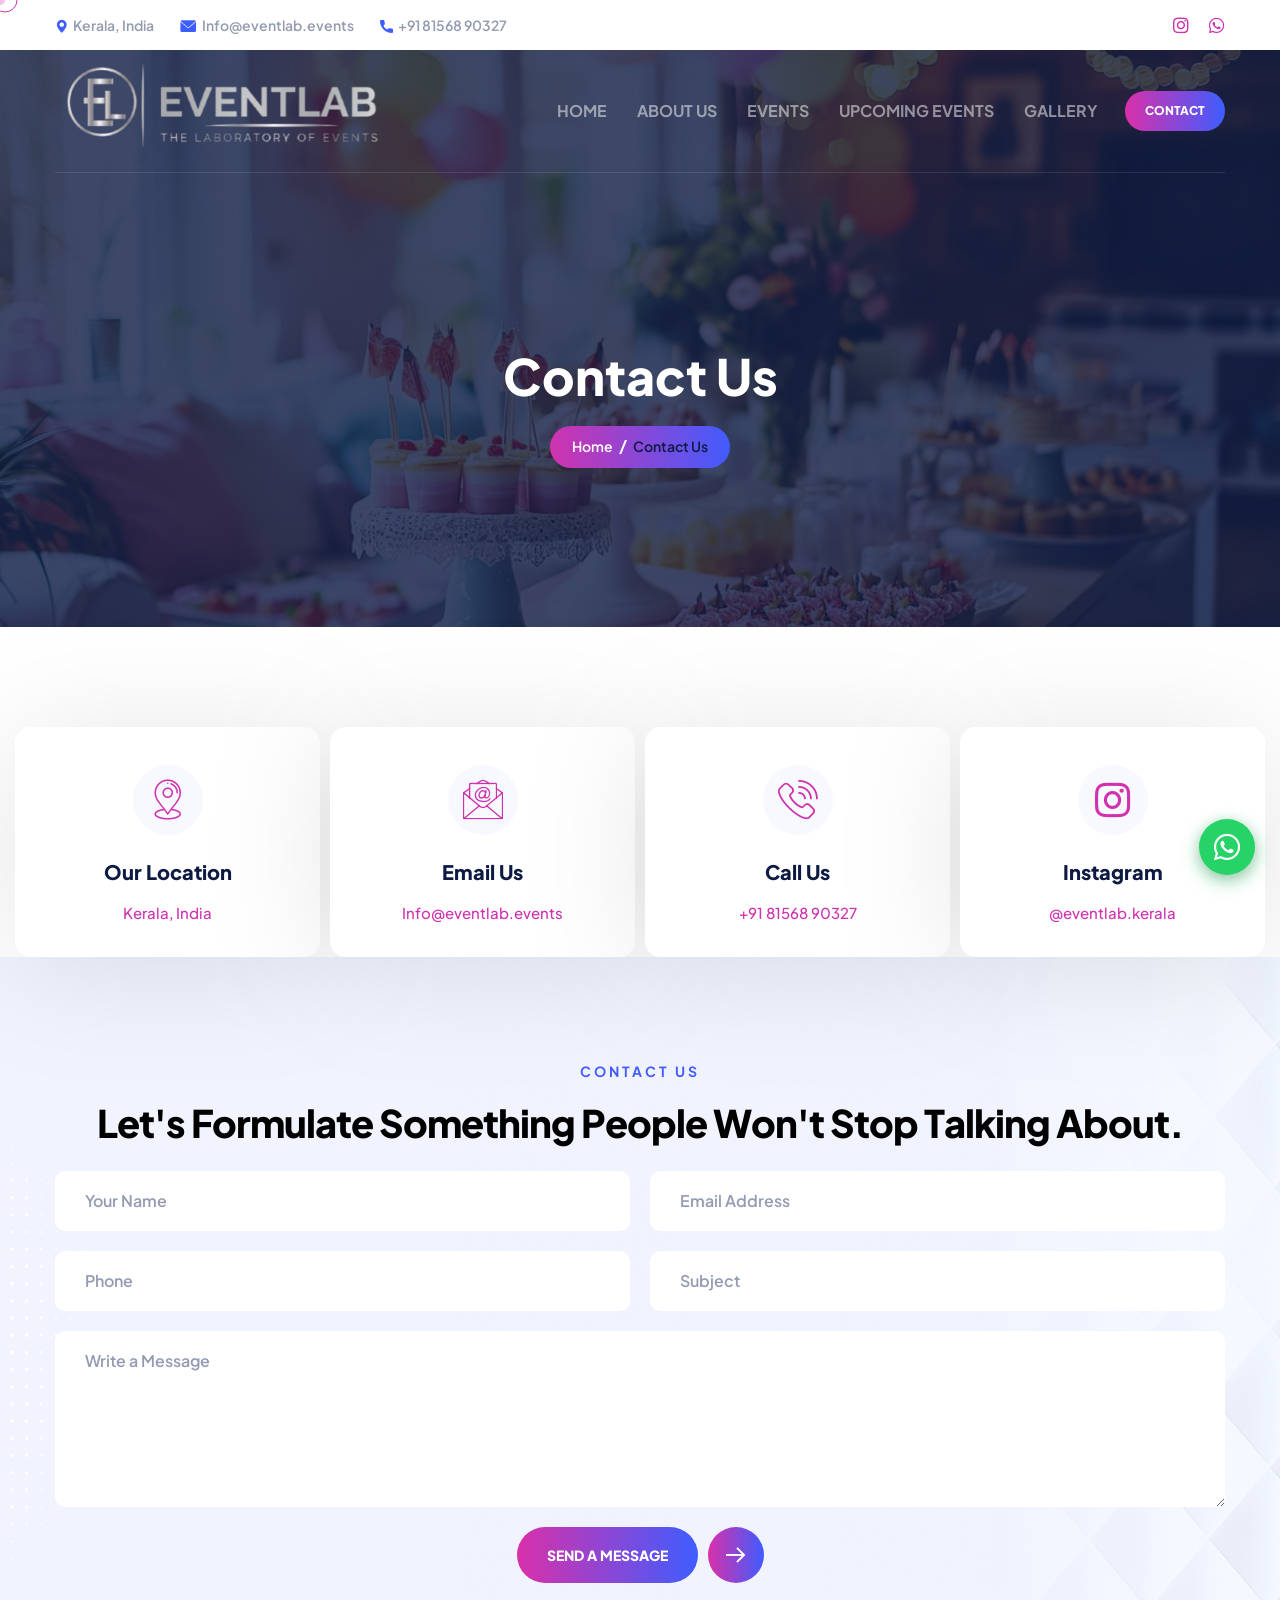
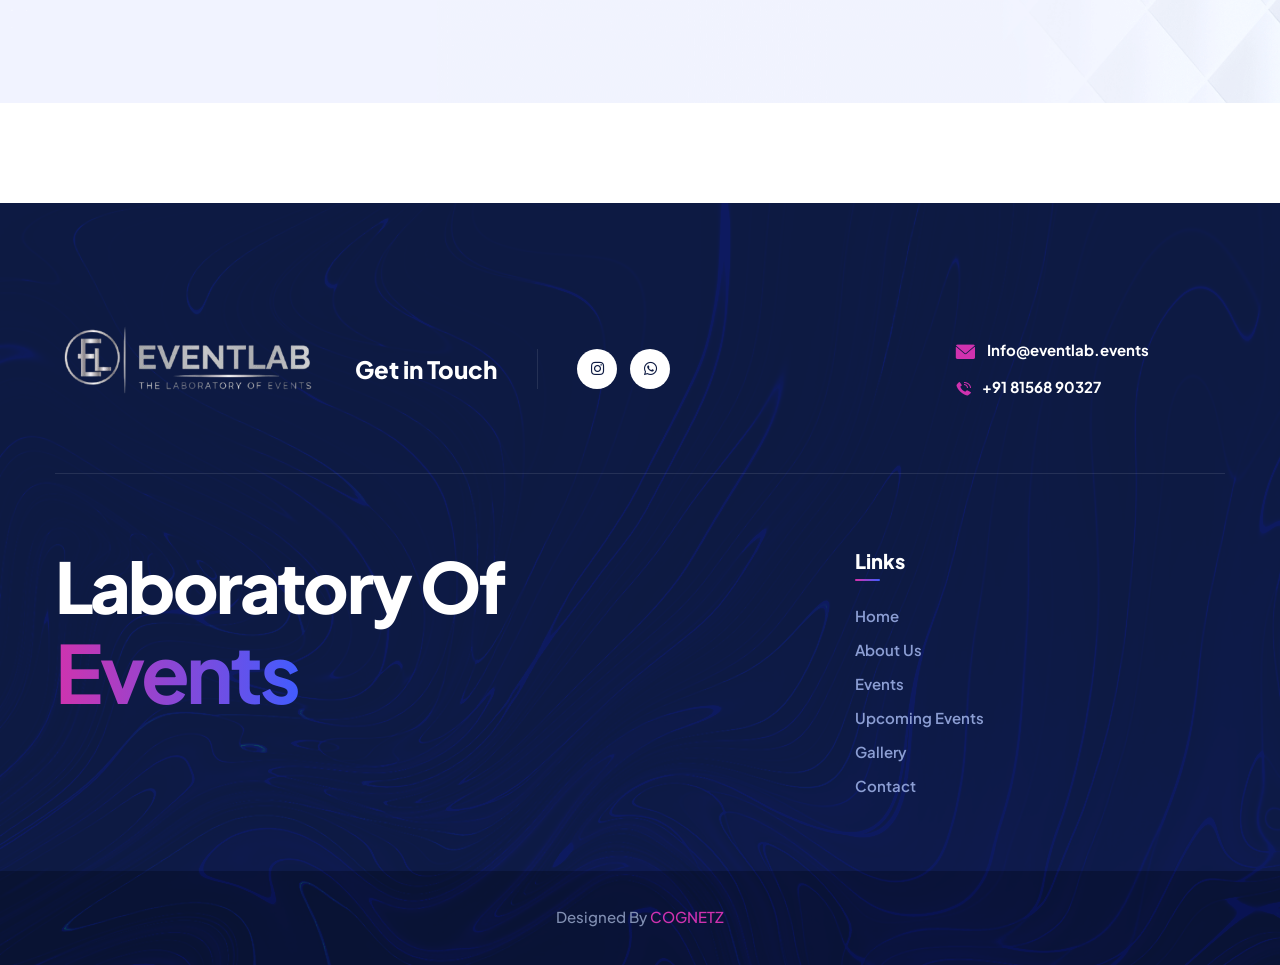
<file: contact.html>
<!DOCTYPE html>
<html lang="en">

<head>
    <meta charset="UTF-8" />
    <meta name="viewport" content="width=device-width, initial-scale=1.0" />
    <title>Contact Us | EVENTLAB | Laboratory of Events</title>
    <!-- favicons Icons -->
    <link rel="apple-touch-icon" sizes="180x180" href="assets/images/favicons/apple-touch-icon.png" />
    <link rel="icon" type="image/png" sizes="32x32" href="assets/images/favicons/favicon-32x32.png" />
    <link rel="icon" type="image/png" sizes="16x16" href="assets/images/favicons/favicon-16x16.png" />
    <link rel="manifest" href="assets/images/favicons/site.webmanifest" />
    <meta name="description" content="EVENTLAB is the laboratory of events. We design, formulate, and execute unforgettable corporate events, grand weddings, live concerts, and custom experiences with precision and passion." />

    <!-- fonts -->
    <link rel="preconnect" href="https://fonts.googleapis.com">
    <link rel="preconnect" href="https://fonts.gstatic.com" crossorigin>
    <link href="https://fonts.googleapis.com/css2?family=Plus+Jakarta+Sans:ital,wght@0,200..800;1,200..800&display=swap" rel="stylesheet">

    <link rel="stylesheet" href="assets/vendors/bootstrap/css/bootstrap.min.css" />
    <link rel="stylesheet" href="assets/vendors/bootstrap-select/bootstrap-select.min.css" />
    <link rel="stylesheet" href="assets/vendors/animate/animate.min.css" />
    <link rel="stylesheet" href="assets/vendors/fontawesome/css/all.min.css" />
    <link rel="stylesheet" href="assets/vendors/jquery-ui/jquery-ui.css" />
    <link rel="stylesheet" href="assets/vendors/jarallax/jarallax.css" />
    <link rel="stylesheet" href="assets/vendors/jquery-magnific-popup/jquery.magnific-popup.css" />
    <link rel="stylesheet" href="assets/vendors/aigence-icons/style.css" />
    <link rel="stylesheet" href="assets/vendors/swiper/css/swiper-bundle.min.css">
    <link rel="stylesheet" href="assets/vendors/owl-carousel/css/owl.carousel.min.css" />
    <link rel="stylesheet" href="assets/vendors/owl-carousel/css/owl.theme.default.min.css" />

    <!-- template styles -->
    <link rel="stylesheet" href="assets/css/aigence.css?v=2" />
</head>

<body class="custom-cursor">

    <div class="custom-cursor__cursor"></div>
    <div class="custom-cursor__cursor-two"></div>

    <div class="preloader">
        <div class="preloader__image" style="background-image: url('assets/images/logo event.png');"></div>
    </div>
    <!-- /.preloader -->
    <div class="page-wrapper">
        <div class="topbar topbar--two">
            <div class="container">
                <div class="topbar__inner">
                    <ul class="list-unstyled topbar__info">
                        <li>
                            <span class="topbar__info__icon"><i class="icon-location"></i></span>
                            <span><a href="https://www.google.com/maps?q=Kerala,+India" target="_blank">Kerala, India</a></span>
                        </li>
                        <li>
                            <span class="topbar__info__icon"><i class="icon-email"></i></span>
                            <span><a href="mailto:Info@eventlab.events">Info@eventlab.events</a></span>
                        </li>
                        <li>
                            <span class="topbar__info__icon"><i class="icon-phone"></i></span>
                            <span><a href="tel:+918156890327">+91 81568 90327</a></span>
                        </li>
                    </ul><!-- /.list-unstyled topbar__info -->
                    <div class="topbar__social">
                        <a href="https://www.instagram.com/eventlab.kerala/" target="_blank">
                            <i class="fab fa-instagram" aria-hidden="true" style="font-size: 18px;"></i>
                            <span class="sr-only">Instagram</span>
                        </a>
                        <a href="https://wa.me/918156890327" target="_blank">
                            <i class="fab fa-whatsapp" aria-hidden="true" style="font-size: 18px;"></i>
                            <span class="sr-only">WhatsApp</span>
                        </a>
                    </div><!-- /.topbar__social -->
                </div><!-- /.topbar__inner -->
            </div><!-- /.container -->
        </div><!-- /.topbar -->
        <nav class="main-header main-header--two sticky-header sticky-header--normal">
            <div class="main-header__container container">
                <div class="main-header__inner">
                    <div class="main-header__logo logo-retina">
                        <a href="index.html">
                            <img src="assets/images/logo event.png" alt="Eventslab Logo" width="340">
                        </a>
                    </div><!-- /.main-header__logo -->
                    <div class="main-header__right">
                        <nav class="main-header__nav main-menu">
                            <ul class="main-menu__list">
                                <li>
                                    <a href="index.html">Home</a>
                                </li>
                                <li>
                                    <a href="about.html">About Us</a>
                                </li>
                                <li>
                                    <a href="events.html">Events</a>
                                </li>
                                <li>
                                    <a href="upcoming.html">Upcoming Events</a>
                                </li>
                                <li>
                                    <a href="gallery.html">Gallery</a>
                                </li>
                            </ul>
                        </nav><!-- /.main-header__nav -->
                        <div class="mobile-nav__btn mobile-nav__toggler">
                            <span></span>
                            <span></span>
                            <span></span>
                        </div><!-- /.mobile-nav__toggler -->
                        <div class="main-header__btn">
                            <a href="contact.html" class="aigence-btn">
                                <span class="aigence-btn__text">Contact</span>
                            </a><!-- /.aigence-btn -->
                        </div><!-- /.main-header__btn -->
                    </div><!-- /.main-header__right -->
                </div><!-- /.main-header__inner -->
            </div><!-- /.main-header__container container -->
        </nav>

        <section class="page-header">
            <div class="page-header__bg" style="background-image: url(assets/images/events7.jpg);"></div>
            <div class="container">
                <div class="page-header__content">
                    <h2 class="page-header__title">Contact Us</h2>
                    <ul class="aigence-breadcrumb list-unstyled">
                        <li><a href="index.html">Home</a></li>
                        <li><span>Contact Us</span></li>
                    </ul><!-- /.aigence-breadcrumb list-unstyled -->
                </div><!-- /.page-header__content -->
            </div><!-- /.container -->
        </section><!-- /.page-header -->

        

        

        <section class="contact-info" style="padding-top: 100px; margin-bottom: 0px !important;">
            <div class="container">
                <div class="row">
                    <div class="col-xl-3 col-md-6 wow fadeInUp" data-wow-duration="1500ms" data-wow-delay="00ms">
                        <div class="contact-info__card">
                            <div class="contact-info__icon-box">
                                <span class="contact-info__icon"><i class="icon-location-2"></i></span>
                            </div>
                            <h3 class="contact-info__title">Our Location</h3>
                            <p class="contact-info__text"><a href="https://www.google.com/maps">Kerala, India</a></p>
                        </div><!-- /.contact-info__card -->
                    </div><!-- /.col-xl-3 col-md-6 -->
                    <div class="col-xl-3 col-md-6 wow fadeInUp" data-wow-duration="1500ms" data-wow-delay="100ms">
                        <div class="contact-info__card">
                            <div class="contact-info__icon-box">
                                <span class="contact-info__icon"><i class="icon-email-2"></i></span>
                            </div>
                            <h3 class="contact-info__title">Email Us</h3>
                            <p class="contact-info__text"><a href="mailto:Info@eventlab.events">Info@eventlab.events</a></p>
                        </div><!-- /.contact-info__card -->
                    </div><!-- /.col-xl-3 col-md-6 -->
                    <div class="col-xl-3 col-md-6 wow fadeInUp" data-wow-duration="1500ms" data-wow-delay="200ms">
                        <div class="contact-info__card">
                            <div class="contact-info__icon-box">
                                <span class="contact-info__icon"><i class="icon-phone-3"></i></span>
                            </div>
                            <h3 class="contact-info__title">Call Us</h3>
                            <p class="contact-info__text"><a href="tel:+918156890327">+91 81568 90327</a></p>
                        </div><!-- /.contact-info__card -->
                    </div><!-- /.col-xl-3 col-md-6 -->
                    <div class="col-xl-3 col-md-6 wow fadeInUp" data-wow-duration="1500ms" data-wow-delay="300ms">
                        <div class="contact-info__card">
                            <div class="contact-info__icon-box">
                                <span class="contact-info__icon"><i class="fab fa-instagram"></i></span>
                            </div>
                            <h3 class="contact-info__title">Instagram</h3>
                            <p class="contact-info__text">
                                <a href="https://www.instagram.com/eventlab.kerala/" target="_blank">@eventlab.kerala</a>
                            </p>
                        </div><!-- /.contact-info__card -->
                    </div><!-- /.col-xl-3 col-md-6 -->
                </div><!-- /.row -->
            </div><!-- /.container -->
        </section><!-- /.contact-info -->

        <section class="contact-one section-space-bottom" style="padding-top: 100px;">
            <div class="contact-one__bg" style="background-image: url(assets/images/shapes/contact-bg-shape-1-1.png);"></div>
            <div class="container">
                <div class="contact-one__content wow fadeInUp" data-wow-duration="1500ms">
                    <span class="sec-title__tagline" style="font-size: 14px; font-weight: 700; text-transform: uppercase; letter-spacing: 3px; color: #425CFE; display: block; text-align: center; margin-bottom: 15px;">Contact Us</span>
                    <h2 class="sec-title sec-title--center" style="font-size: 38px; font-weight: 900; color: #000000; letter-spacing: -1px; line-height: 1.2; margin-bottom: 25px; font-display: block;">Let's Formulate Something People Won't Stop Talking About.<br><span style="font-size: 20px; font-weight: 700; color: #4A5375; display: block; margin-top: 15px; text-transform: none; letter-spacing: 0;"></span></h2>
                    <form class="contact-one__form contact-form-validated form-one" action="inc/sendemail.php">
                        <div class="form-one__group">
                            <div class="form-one__control">
                                <input id="name" type="text" name="name" placeholder="Your Name">
                            </div><!-- /.form-one__control -->
                            <div class="form-one__control">
                                <input id="email" type="email" name="email" placeholder="Email Address">
                            </div><!-- /.form-one__control -->
                            <div class="form-one__control">
                                <input id="phone" type="tel" name="phone" placeholder="Phone">
                            </div><!-- /.form-one__control -->
                            <div class="form-one__control">
                                <input id="subject" type="text" name="subject" placeholder="Subject">
                            </div><!-- /.form-one__control -->
                            <div class="form-one__control form-one__control--full">
                                <textarea id="message" name="message" placeholder="Write a Message"></textarea>
                            </div><!-- /.form-one__control -->
                            <div class="form-one__control form-one__control--full text-center">
                                <button type="submit" class="aigence-btn aigence-btn--black">
                                    <span class="aigence-btn__text">Send a Message</span>
                                    <span class="aigence-btn__icon"><i class="icon-right-arrow"></i></span>
                                </button><!-- /.aigence-btn -->
                            </div><!-- /.form-one__control -->
                        </div><!-- /.form-one__group -->
                    </form><!-- /.contact-one__form -->
                </div><!-- /.contact-one__content -->
            </div><!-- /.container -->
        </section><!-- /.contact-one -->

        <footer class="main-footer main-footer--two">
            <div class="main-footer__bg" style="background-image: url(assets/images/shapes/footer-bg-shape-2-1.png);"></div><!-- /.main-footer__bg -->
            <div class="main-footer__top">
                <div class="container">
                    <div class="row gutter-y-40 align-items-center">
                        <div class="col-xl-3 col-lg-4 col-md-5 wow fadeInUp" data-wow-duration="1500ms" data-wow-delay="00ms">
                            <div class="footer-widget footer-widget--about">
                                <a href="index.html" class="footer-widget__logo logo-retina">
                                    <img src="assets/images/logo event.png" alt="Eventslab Logo" width="320">
                                </a>
                            </div><!-- /.footer-widget -->
                        </div><!-- /.col-xl-3 -->
                        <div class="col-xl-6 col-lg-4 col-md-7 wow fadeInUp" data-wow-duration="1500ms" data-wow-delay="100ms">
                            <div class="footer-widget footer-widget--social">
                                <h3 class="footer-widget__social-title">Get in Touch</h3>
                                <div class="social-links">
                                     <a href="https://www.instagram.com/eventlab.kerala/" target="_blank">
                                         <span class="social-links__icon">
                                             <i class="fab fa-instagram" aria-hidden="true"></i>
                                             <span class="sr-only">Instagram</span>
                                         </span>
                                     </a>
                                     <a href="https://wa.me/918156890327" target="_blank">
                                         <span class="social-links__icon">
                                             <i class="fab fa-whatsapp" aria-hidden="true"></i>
                                             <span class="sr-only">WhatsApp</span>
                                         </span>
                                     </a>
                                 </div><!-- /.social-links -->
                            </div><!-- /.footer-widget -->
                        </div><!-- /.col-xl-6 -->
                        <div class="col-xl-3 col-lg-4 col-md-7 wow fadeInUp" data-wow-duration="1500ms" data-wow-delay="200ms">
                            <div class="footer-widget footer-widget--contact">
                                <ul class="list-unstyled footer-widget__info">
                                    <li>
                                        <span class="footer-widget__info__icon"><i class="icon-email"></i></span>
                                        <span><a href="mailto:Info@eventlab.events">Info@eventlab.events</a></span>
                                    </li>
                                    <li>
                                        <span class="footer-widget__info__icon"><i class="icon-phone-2"></i></span>
                                        <span><a href="tel:+918156890327">+91 81568 90327</a></span>
                                    </li>
                                </ul><!-- /.list-unstyled footer-widget__info -->
                            </div><!-- /.footer-widget -->
                        </div><!-- /.col-xl-3 -->
                    </div><!-- /.row gutter-y-40 -->
                </div><!-- /.container -->
            </div><!-- /.main-footer__top -->
            <div class="container">
                <div class="main-footer__wrapper">
                    <div class="row gutter-y-40">
                        <div class="col-lg-8 wow fadeInUp" data-wow-duration="1500ms" data-wow-delay="00ms">
                            <div class="footer-widget footer-widget--about">
                                <h3 class="footer-widget__about-title">Laboratory Of <br> <span>Events</span></h3>
                            </div><!-- /.footer-widget -->
                        </div><!-- /.col-lg-6 -->
                        <div class="col-lg-4 wow fadeInUp" data-wow-duration="1500ms" data-wow-delay="100ms">
                            <div class="footer-widget footer-widget--links">
                                <h2 class="footer-widget__title">Links</h2><!-- /.footer-widget__title -->
                                <ul class="list-unstyled footer-widget__links">
                                    <li><a href="index.html">Home</a></li>
                                    <li><a href="about.html">About Us</a></li>
                                    <li><a href="events.html">Events</a></li>
                                    <li><a href="upcoming.html">Upcoming Events</a></li>
                                    <li><a href="gallery.html">Gallery</a></li>
                                    <li><a href="contact.html">Contact</a></li>
                                </ul><!-- /.list-unstyled footer-widget__links -->
                            </div><!-- /.footer-widget -->
                        </div><!-- /.col-lg-6 -->
                    </div><!-- /.row gutter-y-40 -->
                </div><!-- /.main-footer__wrapper -->
            </div><!-- /.container -->
            <div class="main-footer__bottom">
                <div class="container">
                    <div class="main-footer__bottom__inner">
                        <p class="main-footer__copyright">
                            Designed By <a href="https://cognetz.com/" target="_blank">COGNETZ</a>
                        </p>
                    </div><!-- /.main-footer__inner -->
                </div><!-- /.container -->
            </div><!-- /.main-footer__bottom -->
        </footer><!-- /.main-footer -->

    </div><!-- /.page-wrapper -->

    <div class="mobile-nav__wrapper">
        <div class="mobile-nav__overlay mobile-nav__toggler"></div><!-- /.mobile-nav__overlay -->
        <div class="mobile-nav__content">
            <span class="mobile-nav__close mobile-nav__toggler"><i class="icon-close"></i></span>
            <div class="logo-box">
                <a href="index.html" aria-label="logo image"><img src="assets/images/logo event.png" width="300" alt="Eventslab Logo" /></a>
            </div><!-- /.logo-box -->
            <div class="mobile-nav__container"></div><!-- /.mobile-nav__container -->
            <div class="my-4 text-center">
                <a href="contact.html" class="aigence-btn" style="padding: 10px 20px; font-size: 14px; display: inline-block; border-radius: 30px;">
                    <span class="aigence-btn__text">Contact Us</span>
                </a>
            </div>
            <ul class="mobile-nav__contact list-unstyled">
                <li>
                    <span class="mobile-nav__contact__icon"><i class="fa fa-envelope"></i></span>
                    <a href="mailto:Info@eventlab.events">Info@eventlab.events</a>
                </li>
                <li>
                    <span class="mobile-nav__contact__icon"><i class="fa fa-phone-alt"></i></span>
                    <a href="tel:+918156890327">+91 81568 90327</a>
                </li>
            </ul><!-- /.mobile-nav__contact -->
            <div class="social-links">
                <a href="https://www.instagram.com/eventlab.kerala/" target="_blank">
                    <span class="social-links__icon">
                        <i class="fab fa-instagram" aria-hidden="true"></i>
                        <span class="sr-only">Instagram</span>
                    </span>
                </a>
                <a href="https://wa.me/918156890327" target="_blank">
                    <span class="social-links__icon">
                        <i class="fab fa-whatsapp" aria-hidden="true"></i>
                        <span class="sr-only">WhatsApp</span>
                    </span>
                </a>
            </div><!-- /.social-links -->
        </div><!-- /.mobile-nav__content -->
    </div><!-- /.mobile-nav__wrapper -->
    <div class="search-popup">
        <div class="search-popup__overlay search-toggler"></div><!-- /.search-popup__overlay -->
        <div class="search-popup__content">
            <form role="search" method="get" class="search-popup__form" action="#">
                <input type="text" id="search" placeholder="Search Here..." />
                <button type="submit" aria-label="search submit">
                    <i class="icon-search"></i>
                </button>
            </form>
        </div><!-- /.search-popup__content -->
    </div><!-- /.search-popup -->

    <a href="#" data-target="html" class="scroll-to-target scroll-to-top">
        <span class="scroll-to-top__text">back top</span>
        <span class="scroll-to-top__wrapper"><span class="scroll-to-top__inner"></span></span>
    </a>

    <!-- WhatsApp Floating Button -->
    <a href="https://wa.me/918156890327" target="_blank" rel="noopener noreferrer" class="whatsapp-btn-fixed" aria-label="Chat on WhatsApp">
        <i class="fab fa-whatsapp"></i>
    </a>


    <script src="assets/vendors/jquery/jquery-3.7.1.min.js"></script>
    <script src="assets/vendors/bootstrap/js/bootstrap.bundle.min.js"></script>
    <script src="assets/vendors/bootstrap-select/bootstrap-select.min.js"></script>
    <script src="assets/vendors/jarallax/jarallax.min.js"></script>
    <script src="assets/vendors/jquery-ui/jquery-ui.js"></script>
    <script src="assets/vendors/jquery-ajaxchimp/jquery.ajaxchimp.min.js"></script>
    <script src="assets/vendors/jquery-appear/jquery.appear.min.js"></script>
    <script src="assets/vendors/jquery-magnific-popup/jquery.magnific-popup.min.js"></script>
    <script src="assets/vendors/jquery-validate/jquery.validate.min.js"></script>
    <script src="assets/vendors/wnumb/wNumb.min.js"></script>
    <script src="assets/vendors/owl-carousel/js/owl.carousel.min.js"></script>
    <script src="assets/vendors/wow/wow.js"></script>
    <script src="assets/vendors/imagesloaded/imagesloaded.min.js"></script>
    <script src="assets/vendors/isotope/isotope.js"></script>
    <script src="assets/vendors/swiper/js/swiper-bundle.min.js"></script>
    <script src="assets/vendors/countdown/countdown.min.js"></script>
    <script src="assets/vendors/jquery-circleType/jquery.circleType.js"></script>
    <script src="assets/vendors/jquery-lettering/jquery.lettering.min.js"></script>
    <!-- gsap js -->
    <script src="assets/vendors/gsap/gsap.js"></script>
    <script src="assets/vendors/gsap/scrolltrigger.min.js"></script>
    <script src="assets/vendors/gsap/splittext.min.js"></script>
    <script src="assets/vendors/gsap/aigence-split.js"></script>
    <!-- template js -->
    <script src="assets/js/aigence.js"></script>
</body>

</html>
</file>
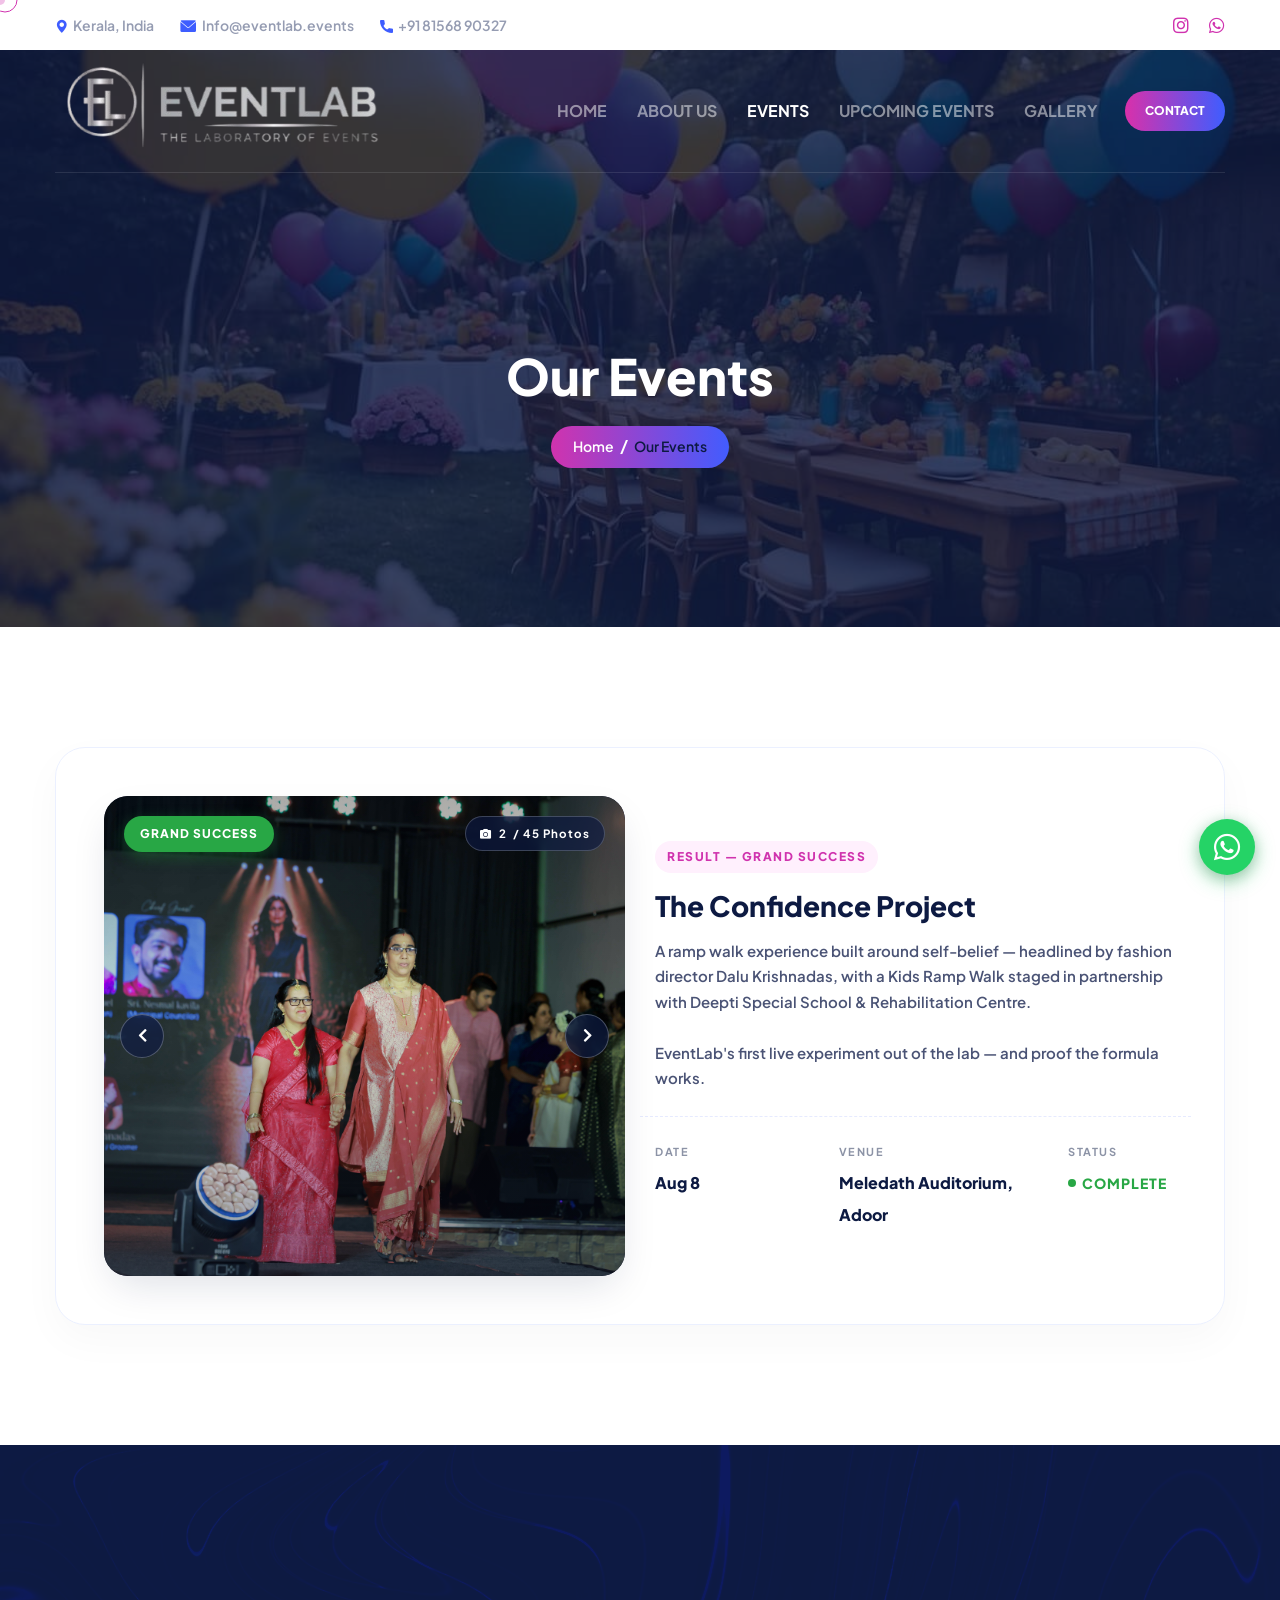
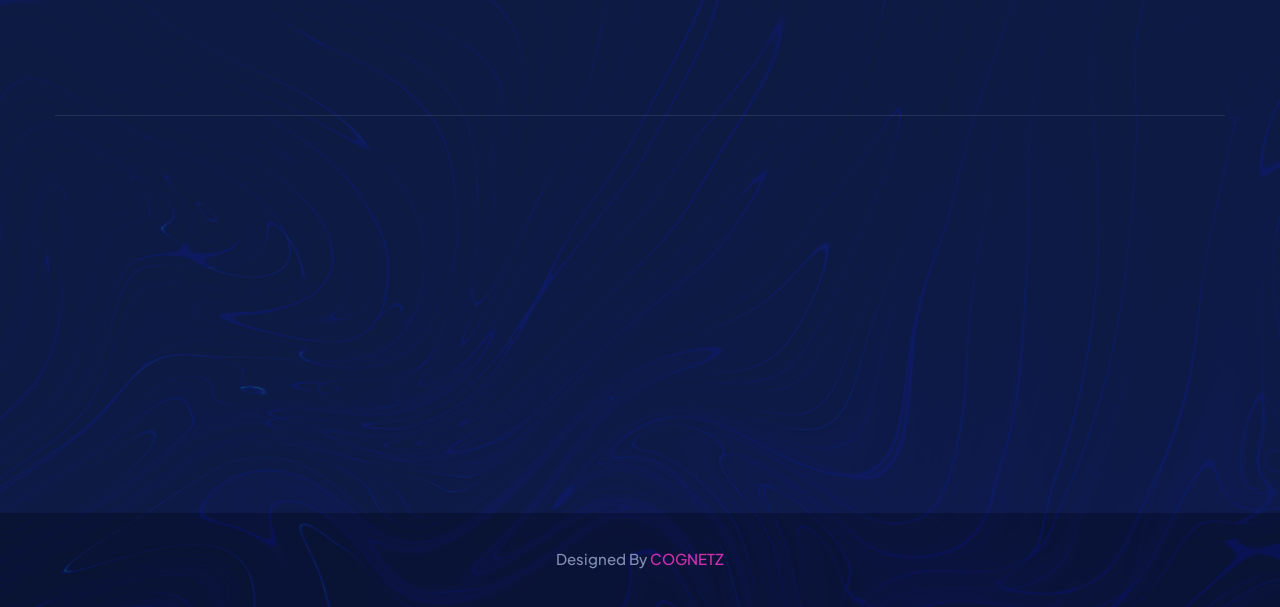
<file: events.html>
<!DOCTYPE html>
<html lang="en">

<head>
    <meta charset="UTF-8" />
    <meta name="viewport" content="width=device-width, initial-scale=1.0" />
    <title>Our Events | EVENTLAB | Laboratory of Events</title>
    <!-- favicons Icons -->
    <link rel="apple-touch-icon" sizes="180x180" href="assets/images/favicons/apple-touch-icon.png" />
    <link rel="icon" type="image/png" sizes="32x32" href="assets/images/favicons/favicon-32x32.png" />
    <link rel="icon" type="image/png" sizes="16x16" href="assets/images/favicons/favicon-16x16.png" />
    <link rel="manifest" href="assets/images/favicons/site.webmanifest" />
    <meta name="description" content="EVENTLAB is the laboratory of events. We design, formulate, and execute unforgettable corporate events, grand weddings, live concerts, and custom experiences with precision and passion." />

    <!-- fonts -->
    <link rel="preconnect" href="https://fonts.googleapis.com">
    <link rel="preconnect" href="https://fonts.gstatic.com" crossorigin>
    <link href="https://fonts.googleapis.com/css2?family=Plus+Jakarta+Sans:ital,wght@0,200..800;1,200..800&display=swap" rel="stylesheet">

    <link rel="stylesheet" href="assets/vendors/bootstrap/css/bootstrap.min.css" />
    <link rel="stylesheet" href="assets/vendors/bootstrap-select/bootstrap-select.min.css" />
    <link rel="stylesheet" href="assets/vendors/animate/animate.min.css" />
    <link rel="stylesheet" href="assets/vendors/fontawesome/css/all.min.css" />
    <link rel="stylesheet" href="assets/vendors/jquery-ui/jquery-ui.css" />
    <link rel="stylesheet" href="assets/vendors/jarallax/jarallax.css" />
    <link rel="stylesheet" href="assets/vendors/jquery-magnific-popup/jquery.magnific-popup.css" />
    <link rel="stylesheet" href="assets/vendors/aigence-icons/style.css" />
    <link rel="stylesheet" href="assets/vendors/swiper/css/swiper-bundle.min.css">
    <link rel="stylesheet" href="assets/vendors/owl-carousel/css/owl.carousel.min.css" />
    <link rel="stylesheet" href="assets/vendors/owl-carousel/css/owl.theme.default.min.css" />

    <!-- template styles -->
    <link rel="stylesheet" href="assets/css/aigence.css?v=2" />
    <style>
        /* Event Image Slider & Card Styling */
        .event-card-rich {
            background: #FFFFFF;
            border-radius: 30px;
            border: 1px solid #EBF0FF;
            box-shadow: 0 15px 40px rgba(0, 0, 0, 0.03);
            transition: all 0.3s ease;
        }
        .event-card-rich:hover {
            box-shadow: 0 20px 50px rgba(66, 92, 254, 0.08);
            border-color: #DCE5FA;
        }
        .event-image-slider-wrapper {
            position: relative;
            border-radius: 24px;
            overflow: hidden;
            background: #0A0F26;
            box-shadow: 0 16px 40px -10px rgba(13, 26, 66, 0.15);
        }
        .event-image-carousel {
            position: relative;
            border-radius: 24px;
            overflow: hidden;
        }
        .event-carousel-slide {
            position: relative;
            display: block;
            overflow: hidden;
            cursor: pointer;
        }
        .event-carousel-slide::after {
            content: '';
            position: absolute;
            inset: 0;
            background: linear-gradient(180deg, rgba(10, 15, 38, 0.25) 0%, transparent 40%, rgba(10, 15, 38, 0.45) 100%);
            pointer-events: none;
            transition: opacity 0.3s ease;
        }
        .event-carousel-img {
            width: 100%;
            height: 480px;
            object-fit: cover;
            display: block;
            transition: transform 0.6s cubic-bezier(0.16, 1, 0.3, 1);
        }
        .event-carousel-slide:hover .event-carousel-img {
            transform: scale(1.03);
        }
        .event-image-slider__badge {
            position: absolute;
            top: 20px;
            left: 20px;
            z-index: 10;
            background: #28A745;
            color: #FFFFFF;
            font-size: 12px;
            font-weight: 800;
            text-transform: uppercase;
            padding: 6px 16px;
            border-radius: 30px;
            letter-spacing: 1px;
            box-shadow: 0 5px 15px rgba(40, 167, 69, 0.35);
            pointer-events: none;
        }
        .event-image-slider__counter {
            position: absolute;
            top: 20px;
            right: 20px;
            z-index: 10;
            background: rgba(13, 26, 66, 0.65);
            backdrop-filter: blur(10px);
            border: 1px solid rgba(255, 255, 255, 0.2);
            color: #FFFFFF;
            font-size: 11.5px;
            font-weight: 700;
            padding: 5px 14px;
            border-radius: 30px;
            letter-spacing: 1px;
            display: inline-flex;
            align-items: center;
            gap: 6px;
            pointer-events: none;
        }
        /* Custom Owl Nav Overrides */
        .event-image-carousel .owl-nav {
            position: absolute;
            top: 50%;
            left: 0;
            right: 0;
            transform: translateY(-50%);
            display: flex;
            justify-content: space-between;
            padding: 0 16px;
            pointer-events: none;
            z-index: 10;
            margin: 0 !important;
        }
        .event-image-carousel .owl-nav button.owl-prev,
        .event-image-carousel .owl-nav button.owl-next {
            width: 44px;
            height: 44px;
            border-radius: 50% !important;
            background: rgba(13, 26, 66, 0.65) !important;
            backdrop-filter: blur(8px);
            color: #FFFFFF !important;
            display: inline-flex !important;
            align-items: center;
            justify-content: center;
            pointer-events: auto;
            transition: all 0.3s ease !important;
            border: 1px solid rgba(255, 255, 255, 0.25) !important;
            outline: none;
            margin: 0 !important;
            font-size: 15px;
        }
        .event-image-carousel .owl-nav button.owl-prev:hover,
        .event-image-carousel .owl-nav button.owl-next:hover {
            background: linear-gradient(135deg, #425CFE 0%, #D033AE 100%) !important;
            transform: scale(1.1);
            box-shadow: 0 6px 18px rgba(66, 92, 254, 0.45) !important;
            border-color: transparent !important;
        }
        /* Custom Owl Dots Overrides */
        .event-image-carousel .owl-dots {
            position: absolute;
            bottom: 16px;
            left: 0;
            right: 0;
            margin: 0 !important;
            display: flex;
            justify-content: center;
            align-items: center;
            gap: 7px;
            z-index: 10;
        }
        .event-image-carousel .owl-dots .owl-dot span {
            width: 8px;
            height: 8px;
            margin: 0 !important;
            background: rgba(255, 255, 255, 0.5) !important;
            border-radius: 20px;
            transition: all 0.3s ease !important;
        }
        .event-image-carousel .owl-dots .owl-dot.active span {
            width: 24px;
            background: linear-gradient(90deg, #425CFE 0%, #D033AE 100%) !important;
            box-shadow: 0 2px 8px rgba(208, 51, 174, 0.5);
        }
        @media (max-width: 991px) {
            .event-carousel-img {
                height: 420px;
            }
        }
        @media (max-width: 767px) {
            .event-carousel-img {
                height: 330px;
            }
            .event-image-carousel .owl-nav button.owl-prev,
            .event-image-carousel .owl-nav button.owl-next {
                width: 36px;
                height: 36px;
                font-size: 13px;
            }
            .event-image-slider__badge {
                top: 14px;
                left: 14px;
                font-size: 10.5px;
                padding: 5px 12px;
            }
            .event-image-slider__counter {
                top: 14px;
                right: 14px;
                font-size: 10px;
                padding: 4px 10px;
            }
        }
    </style>
</head>

<body class="custom-cursor">

    <div class="custom-cursor__cursor"></div>
    <div class="custom-cursor__cursor-two"></div>

    <div class="preloader">
        <div class="preloader__image" style="background-image: url('assets/images/logo event.png');"></div>
    </div>
    <!-- /.preloader -->
    <div class="page-wrapper">
        <div class="topbar topbar--two">
            <div class="container">
                <div class="topbar__inner">
                    <ul class="list-unstyled topbar__info">
                        <li>
                            <span class="topbar__info__icon"><i class="icon-location"></i></span>
                            <span><a href="https://www.google.com/maps?q=Kerala,+India" target="_blank">Kerala, India</a></span>
                        </li>
                        <li>
                            <span class="topbar__info__icon"><i class="icon-email"></i></span>
                            <span><a href="mailto:Info@eventlab.events">Info@eventlab.events</a></span>
                        </li>
                        <li>
                            <span class="topbar__info__icon"><i class="icon-phone"></i></span>
                            <span><a href="tel:+918156890327">+91 81568 90327</a></span>
                        </li>
                    </ul><!-- /.list-unstyled topbar__info -->
                    <div class="topbar__social">
                        <a href="https://www.instagram.com/eventlab.kerala/" target="_blank">
                            <i class="fab fa-instagram" aria-hidden="true" style="font-size: 18px;"></i>
                            <span class="sr-only">Instagram</span>
                        </a>
                        <a href="https://wa.me/918156890327" target="_blank">
                            <i class="fab fa-whatsapp" aria-hidden="true" style="font-size: 18px;"></i>
                            <span class="sr-only">WhatsApp</span>
                        </a>
                    </div><!-- /.topbar__social -->
                </div><!-- /.topbar__inner -->
            </div><!-- /.container -->
        </div><!-- /.topbar -->
        <nav class="main-header main-header--two sticky-header sticky-header--normal">
            <div class="main-header__container container">
                <div class="main-header__inner">
                    <div class="main-header__logo logo-retina">
                        <a href="index.html">
                            <img src="assets/images/logo event.png" alt="Eventslab Logo" width="340">
                        </a>
                    </div><!-- /.main-header__logo -->
                    <div class="main-header__right">
                        <nav class="main-header__nav main-menu">
                            <ul class="main-menu__list">
                                <li>
                                    <a href="index.html">Home</a>
                                </li>
                                <li>
                                    <a href="about.html">About Us</a>
                                </li>
                                <li>
                                    <a href="events.html">Events</a>
                                </li>
                                <li>
                                    <a href="upcoming.html">Upcoming Events</a>
                                </li>
                                <li>
                                    <a href="gallery.html">Gallery</a>
                                </li>
                            </ul>
                        </nav><!-- /.main-header__nav -->
                        <div class="mobile-nav__btn mobile-nav__toggler">
                            <span></span>
                            <span></span>
                            <span></span>
                        </div><!-- /.mobile-nav__toggler -->
                        <div class="main-header__btn">
                            <a href="contact.html" class="aigence-btn">
                                <span class="aigence-btn__text">Contact</span>
                            </a><!-- /.aigence-btn -->
                        </div><!-- /.main-header__btn -->
                    </div><!-- /.main-header__right -->
                </div><!-- /.main-header__inner -->
            </div><!-- /.main-header__container container -->
        </nav>
        <section class="page-header">
            <div class="page-header__bg" style="background-image: url(assets/images/events6.jpg);"></div>
            <div class="container">
                <div class="page-header__content">
                    <h2 class="page-header__title">Our Events</h2>
                    <ul class="aigence-breadcrumb list-unstyled">
                        <li><a href="index.html">Home</a></li>
                        <li><span>Our Events</span></li>
                    </ul><!-- /.aigence-breadcrumb list-unstyled -->
                </div><!-- /.page-header__content -->
            </div><!-- /.container -->
        </section><!-- /.page-header -->

        <section class="projects-page section-space">
            <div class="container">
                <div class="row gutter-y-40">
                    <!-- Featured Event: The Confidence Project -->
                    <div class="col-12">
                        <div class="event-card-rich p-4 p-lg-5" style="background: #FFFFFF; border-radius: 30px; border: 1px solid #EBF0FF; box-shadow: 0 15px 40px rgba(0,0,0,0.03); transition: all 0.3s ease;">
                            <div class="row align-items-center">
                                <div class="col-lg-6 mb-4 mb-lg-0">
                                    <div class="event-image-slider-wrapper">
                                        <span class="event-image-slider__badge">Grand Success</span>
                                        <span class="event-image-slider__counter"><i class="fas fa-camera"></i> <span id="event-slide-curr">1</span> / 45 Photos</span>
                                        <div class="event-image-carousel aigence-owl__carousel owl-theme owl-carousel" data-owl-options='{
                                            "items": 1,
                                            "margin": 0,
                                            "loop": true,
                                            "smartSpeed": 700,
                                            "autoplay": true,
                                            "autoplayTimeout": 3500,
                                            "autoplayHoverPause": true,
                                            "nav": true,
                                            "dots": false,
                                            "navText": ["<i class=\"fas fa-chevron-left\"></i>","<i class=\"fas fa-chevron-right\"></i>"]
                                        }'>
                                            <div class="item">
                                                <a href="assets/images/IMG_0953-compresso.jpg" class="event-carousel-slide img-popup" data-group="confidence-event">
                                                    <img src="assets/images/IMG_0953-compresso.jpg" alt="The Confidence Project - Photo 1" class="event-carousel-img">
                                                </a>
                                            </div>
                                            <div class="item">
                                                <a href="assets/images/IMG_0022-compresso.jpg" class="event-carousel-slide img-popup" data-group="confidence-event">
                                                    <img src="assets/images/IMG_0022-compresso.jpg" loading="lazy" alt="The Confidence Project - Photo 2" class="event-carousel-img">
                                                </a>
                                            </div>
                                            <div class="item">
                                                <a href="assets/images/IMG_0041-compresso.jpg" class="event-carousel-slide img-popup" data-group="confidence-event">
                                                    <img src="assets/images/IMG_0041-compresso.jpg" loading="lazy" alt="The Confidence Project - Photo 3" class="event-carousel-img">
                                                </a>
                                            </div>
                                            <div class="item">
                                                <a href="assets/images/IMG_0071-compresso.jpg" class="event-carousel-slide img-popup" data-group="confidence-event">
                                                    <img src="assets/images/IMG_0071-compresso.jpg" loading="lazy" alt="The Confidence Project - Photo 4" class="event-carousel-img">
                                                </a>
                                            </div>
                                            <div class="item">
                                                <a href="assets/images/IMG_0157-compresso.jpg" class="event-carousel-slide img-popup" data-group="confidence-event">
                                                    <img src="assets/images/IMG_0157-compresso.jpg" loading="lazy" alt="The Confidence Project - Photo 5" class="event-carousel-img">
                                                </a>
                                            </div>
                                            <div class="item">
                                                <a href="assets/images/IMG_0255-compresso.jpg" class="event-carousel-slide img-popup" data-group="confidence-event">
                                                    <img src="assets/images/IMG_0255-compresso.jpg" loading="lazy" alt="The Confidence Project - Photo 6" class="event-carousel-img">
                                                </a>
                                            </div>
                                            <div class="item">
                                                <a href="assets/images/IMG_0268-compresso.jpg" class="event-carousel-slide img-popup" data-group="confidence-event">
                                                    <img src="assets/images/IMG_0268-compresso.jpg" loading="lazy" alt="The Confidence Project - Photo 7" class="event-carousel-img">
                                                </a>
                                            </div>
                                            <div class="item">
                                                <a href="assets/images/IMG_0276-compresso.jpg" class="event-carousel-slide img-popup" data-group="confidence-event">
                                                    <img src="assets/images/IMG_0276-compresso.jpg" loading="lazy" alt="The Confidence Project - Photo 8" class="event-carousel-img">
                                                </a>
                                            </div>
                                            <div class="item">
                                                <a href="assets/images/IMG_0285-compresso.jpg" class="event-carousel-slide img-popup" data-group="confidence-event">
                                                    <img src="assets/images/IMG_0285-compresso.jpg" loading="lazy" alt="The Confidence Project - Photo 9" class="event-carousel-img">
                                                </a>
                                            </div>
                                            <div class="item">
                                                <a href="assets/images/IMG_0307-compresso.jpg" class="event-carousel-slide img-popup" data-group="confidence-event">
                                                    <img src="assets/images/IMG_0307-compresso.jpg" loading="lazy" alt="The Confidence Project - Photo 10" class="event-carousel-img">
                                                </a>
                                            </div>
                                            <div class="item">
                                                <a href="assets/images/IMG_0338-compresso.jpg" class="event-carousel-slide img-popup" data-group="confidence-event">
                                                    <img src="assets/images/IMG_0338-compresso.jpg" loading="lazy" alt="The Confidence Project - Photo 11" class="event-carousel-img">
                                                </a>
                                            </div>
                                            <div class="item">
                                                <a href="assets/images/IMG_0458-compresso.jpg" class="event-carousel-slide img-popup" data-group="confidence-event">
                                                    <img src="assets/images/IMG_0458-compresso.jpg" loading="lazy" alt="The Confidence Project - Photo 12" class="event-carousel-img">
                                                </a>
                                            </div>
                                            <div class="item">
                                                <a href="assets/images/IMG_0471-compresso.jpg" class="event-carousel-slide img-popup" data-group="confidence-event">
                                                    <img src="assets/images/IMG_0471-compresso.jpg" loading="lazy" alt="The Confidence Project - Photo 13" class="event-carousel-img">
                                                </a>
                                            </div>
                                            <div class="item">
                                                <a href="assets/images/IMG_0490-compresso.jpg" class="event-carousel-slide img-popup" data-group="confidence-event">
                                                    <img src="assets/images/IMG_0490-compresso.jpg" loading="lazy" alt="The Confidence Project - Photo 14" class="event-carousel-img">
                                                </a>
                                            </div>
                                            <div class="item">
                                                <a href="assets/images/IMG_0503-compresso.jpg" class="event-carousel-slide img-popup" data-group="confidence-event">
                                                    <img src="assets/images/IMG_0503-compresso.jpg" loading="lazy" alt="The Confidence Project - Photo 15" class="event-carousel-img">
                                                </a>
                                            </div>
                                            <div class="item">
                                                <a href="assets/images/IMG_0528 (1)-compresso.jpg" class="event-carousel-slide img-popup" data-group="confidence-event">
                                                    <img src="assets/images/IMG_0528 (1)-compresso.jpg" loading="lazy" alt="The Confidence Project - Photo 16" class="event-carousel-img">
                                                </a>
                                            </div>
                                            <div class="item">
                                                <a href="assets/images/IMG_0528-compresso.jpg" class="event-carousel-slide img-popup" data-group="confidence-event">
                                                    <img src="assets/images/IMG_0528-compresso.jpg" loading="lazy" alt="The Confidence Project - Photo 17" class="event-carousel-img">
                                                </a>
                                            </div>
                                            <div class="item">
                                                <a href="assets/images/IMG_0544-compresso.jpg" class="event-carousel-slide img-popup" data-group="confidence-event">
                                                    <img src="assets/images/IMG_0544-compresso.jpg" loading="lazy" alt="The Confidence Project - Photo 18" class="event-carousel-img">
                                                </a>
                                            </div>
                                            <div class="item">
                                                <a href="assets/images/IMG_0574-compresso.jpg" class="event-carousel-slide img-popup" data-group="confidence-event">
                                                    <img src="assets/images/IMG_0574-compresso.jpg" loading="lazy" alt="The Confidence Project - Photo 19" class="event-carousel-img">
                                                </a>
                                            </div>
                                            <div class="item">
                                                <a href="assets/images/IMG_0594-compresso.jpg" class="event-carousel-slide img-popup" data-group="confidence-event">
                                                    <img src="assets/images/IMG_0594-compresso.jpg" loading="lazy" alt="The Confidence Project - Photo 20" class="event-carousel-img">
                                                </a>
                                            </div>
                                            <div class="item">
                                                <a href="assets/images/IMG_0613-compresso.jpg" class="event-carousel-slide img-popup" data-group="confidence-event">
                                                    <img src="assets/images/IMG_0613-compresso.jpg" loading="lazy" alt="The Confidence Project - Photo 21" class="event-carousel-img">
                                                </a>
                                            </div>
                                            <div class="item">
                                                <a href="assets/images/IMG_0635-compresso.jpg" class="event-carousel-slide img-popup" data-group="confidence-event">
                                                    <img src="assets/images/IMG_0635-compresso.jpg" loading="lazy" alt="The Confidence Project - Photo 22" class="event-carousel-img">
                                                </a>
                                            </div>
                                            <div class="item">
                                                <a href="assets/images/IMG_0651 (1)-compresso.jpg" class="event-carousel-slide img-popup" data-group="confidence-event">
                                                    <img src="assets/images/IMG_0651 (1)-compresso.jpg" loading="lazy" alt="The Confidence Project - Photo 23" class="event-carousel-img">
                                                </a>
                                            </div>
                                            <div class="item">
                                                <a href="assets/images/IMG_0651-compresso.jpg" class="event-carousel-slide img-popup" data-group="confidence-event">
                                                    <img src="assets/images/IMG_0651-compresso.jpg" loading="lazy" alt="The Confidence Project - Photo 24" class="event-carousel-img">
                                                </a>
                                            </div>
                                            <div class="item">
                                                <a href="assets/images/IMG_0696-compresso.jpg" class="event-carousel-slide img-popup" data-group="confidence-event">
                                                    <img src="assets/images/IMG_0696-compresso.jpg" loading="lazy" alt="The Confidence Project - Photo 25" class="event-carousel-img">
                                                </a>
                                            </div>
                                            <div class="item">
                                                <a href="assets/images/IMG_0736 (1)-compresso.jpg" class="event-carousel-slide img-popup" data-group="confidence-event">
                                                    <img src="assets/images/IMG_0736 (1)-compresso.jpg" loading="lazy" alt="The Confidence Project - Photo 26" class="event-carousel-img">
                                                </a>
                                            </div>
                                            <div class="item">
                                                <a href="assets/images/IMG_0736-compresso.jpg" class="event-carousel-slide img-popup" data-group="confidence-event">
                                                    <img src="assets/images/IMG_0736-compresso.jpg" loading="lazy" alt="The Confidence Project - Photo 27" class="event-carousel-img">
                                                </a>
                                            </div>
                                            <div class="item">
                                                <a href="assets/images/IMG_0751-compresso.jpg" class="event-carousel-slide img-popup" data-group="confidence-event">
                                                    <img src="assets/images/IMG_0751-compresso.jpg" loading="lazy" alt="The Confidence Project - Photo 28" class="event-carousel-img">
                                                </a>
                                            </div>
                                            <div class="item">
                                                <a href="assets/images/IMG_0754-compresso.jpg" class="event-carousel-slide img-popup" data-group="confidence-event">
                                                    <img src="assets/images/IMG_0754-compresso.jpg" loading="lazy" alt="The Confidence Project - Photo 29" class="event-carousel-img">
                                                </a>
                                            </div>
                                            <div class="item">
                                                <a href="assets/images/IMG_0759-compresso.jpg" class="event-carousel-slide img-popup" data-group="confidence-event">
                                                    <img src="assets/images/IMG_0759-compresso.jpg" loading="lazy" alt="The Confidence Project - Photo 30" class="event-carousel-img">
                                                </a>
                                            </div>
                                            <div class="item">
                                                <a href="assets/images/IMG_0767-compresso.jpg" class="event-carousel-slide img-popup" data-group="confidence-event">
                                                    <img src="assets/images/IMG_0767-compresso.jpg" loading="lazy" alt="The Confidence Project - Photo 31" class="event-carousel-img">
                                                </a>
                                            </div>
                                            <div class="item">
                                                <a href="assets/images/IMG_0780-compresso.jpg" class="event-carousel-slide img-popup" data-group="confidence-event">
                                                    <img src="assets/images/IMG_0780-compresso.jpg" loading="lazy" alt="The Confidence Project - Photo 32" class="event-carousel-img">
                                                </a>
                                            </div>
                                            <div class="item">
                                                <a href="assets/images/IMG_0786-compresso.jpg" class="event-carousel-slide img-popup" data-group="confidence-event">
                                                    <img src="assets/images/IMG_0786-compresso.jpg" loading="lazy" alt="The Confidence Project - Photo 33" class="event-carousel-img">
                                                </a>
                                            </div>
                                            <div class="item">
                                                <a href="assets/images/IMG_0797-compresso.jpg" class="event-carousel-slide img-popup" data-group="confidence-event">
                                                    <img src="assets/images/IMG_0797-compresso.jpg" loading="lazy" alt="The Confidence Project - Photo 34" class="event-carousel-img">
                                                </a>
                                            </div>
                                            <div class="item">
                                                <a href="assets/images/IMG_0804-compresso.jpg" class="event-carousel-slide img-popup" data-group="confidence-event">
                                                    <img src="assets/images/IMG_0804-compresso.jpg" loading="lazy" alt="The Confidence Project - Photo 35" class="event-carousel-img">
                                                </a>
                                            </div>
                                            <div class="item">
                                                <a href="assets/images/IMG_0810-compresso.jpg" class="event-carousel-slide img-popup" data-group="confidence-event">
                                                    <img src="assets/images/IMG_0810-compresso.jpg" loading="lazy" alt="The Confidence Project - Photo 36" class="event-carousel-img">
                                                </a>
                                            </div>
                                            <div class="item">
                                                <a href="assets/images/IMG_0822-compresso.jpg" class="event-carousel-slide img-popup" data-group="confidence-event">
                                                    <img src="assets/images/IMG_0822-compresso.jpg" loading="lazy" alt="The Confidence Project - Photo 37" class="event-carousel-img">
                                                </a>
                                            </div>
                                            <div class="item">
                                                <a href="assets/images/IMG_0829-compresso.jpg" class="event-carousel-slide img-popup" data-group="confidence-event">
                                                    <img src="assets/images/IMG_0829-compresso.jpg" loading="lazy" alt="The Confidence Project - Photo 38" class="event-carousel-img">
                                                </a>
                                            </div>
                                            <div class="item">
                                                <a href="assets/images/IMG_0835-compresso.jpg" class="event-carousel-slide img-popup" data-group="confidence-event">
                                                    <img src="assets/images/IMG_0835-compresso.jpg" loading="lazy" alt="The Confidence Project - Photo 39" class="event-carousel-img">
                                                </a>
                                            </div>
                                            <div class="item">
                                                <a href="assets/images/IMG_0843-compresso.jpg" class="event-carousel-slide img-popup" data-group="confidence-event">
                                                    <img src="assets/images/IMG_0843-compresso.jpg" loading="lazy" alt="The Confidence Project - Photo 40" class="event-carousel-img">
                                                </a>
                                            </div>
                                            <div class="item">
                                                <a href="assets/images/IMG_0870-compresso.jpg" class="event-carousel-slide img-popup" data-group="confidence-event">
                                                    <img src="assets/images/IMG_0870-compresso.jpg" loading="lazy" alt="The Confidence Project - Photo 41" class="event-carousel-img">
                                                </a>
                                            </div>
                                            <div class="item">
                                                <a href="assets/images/IMG_1042-compresso.jpg" class="event-carousel-slide img-popup" data-group="confidence-event">
                                                    <img src="assets/images/IMG_1042-compresso.jpg" loading="lazy" alt="The Confidence Project - Photo 42" class="event-carousel-img">
                                                </a>
                                            </div>
                                            <div class="item">
                                                <a href="assets/images/IMG_1065-compresso.jpg" class="event-carousel-slide img-popup" data-group="confidence-event">
                                                    <img src="assets/images/IMG_1065-compresso.jpg" loading="lazy" alt="The Confidence Project - Photo 43" class="event-carousel-img">
                                                </a>
                                            </div>
                                            <div class="item">
                                                <a href="assets/images/IMG_1144-compresso.jpg" class="event-carousel-slide img-popup" data-group="confidence-event">
                                                    <img src="assets/images/IMG_1144-compresso.jpg" loading="lazy" alt="The Confidence Project - Photo 44" class="event-carousel-img">
                                                </a>
                                            </div>
                                            <div class="item">
                                                <a href="assets/images/IMG_1180-compresso.jpg" class="event-carousel-slide img-popup" data-group="confidence-event">
                                                    <img src="assets/images/IMG_1180-compresso.jpg" loading="lazy" alt="The Confidence Project - Photo 45" class="event-carousel-img">
                                                </a>
                                            </div>
                                        </div>
                                    </div>
                                </div>
                                <div class="col-lg-6">
                                    <div class="event-card-rich__content pl-lg-3">
                                        <div class="d-flex align-items-center mb-3">
                                            <span style="font-size: 12px; font-weight: 800; color: #D033AE; background: #FFF0FD; padding: 4px 12px; border-radius: 30px; text-transform: uppercase; letter-spacing: 1.5px;">Result — Grand Success</span>
                                        </div>
                                        <h3 style="font-size: 28px; font-weight: 900; color: #0D1A42; margin-bottom: 15px; line-height: 1.2;">The Confidence Project</h3>
                                        <p style="font-size: 15px; color: #4A5375; line-height: 1.7; margin-bottom: 25px;">
                                            A ramp walk experience built around self-belief — headlined by fashion director Dalu Krishnadas, with a Kids Ramp Walk staged in partnership with Deepti Special School & Rehabilitation Centre.
                                            <br><br>
                                            EventLab's first live experiment out of the lab — and proof the formula works.
                                        </p>
                                        
                                        <div class="row pt-4" style="border-top: 1px dashed #E6EAFF; font-size: 14px;">
                                            <div class="col-sm-4 mb-3 mb-sm-0">
                                                <span style="color: #8C93A6; display: block; font-size: 11px; text-transform: uppercase; font-weight: 700; letter-spacing: 1.5px; margin-bottom: 4px;">DATE</span>
                                                <strong style="color: #0D1A42; font-weight: 800; font-size: 16px;">Aug 8</strong>
                                            </div>
                                            <div class="col-sm-5 mb-3 mb-sm-0">
                                                <span style="color: #8C93A6; display: block; font-size: 11px; text-transform: uppercase; font-weight: 700; letter-spacing: 1.5px; margin-bottom: 4px;">VENUE</span>
                                                <strong style="color: #0D1A42; font-weight: 800; font-size: 16px;">Meledath Auditorium, Adoor</strong>
                                            </div>
                                            <div class="col-sm-3">
                                                <span style="color: #8C93A6; display: block; font-size: 11px; text-transform: uppercase; font-weight: 700; letter-spacing: 1.5px; margin-bottom: 4px;">STATUS</span>
                                                <span style="color: #28A745; font-weight: 800; font-size: 14px; text-transform: uppercase; letter-spacing: 1px; display: inline-flex; align-items: center; gap: 6px;">
                                                    <span style="width: 8px; height: 8px; background: #28A745; border-radius: 50%;"></span>
                                                    Complete
                                                </span>
                                            </div>
                                        </div>
                                    </div>
                                </div>
                            </div>
                        </div>
                    </div>
                </div>
            </div>
        </section>

        <footer class="main-footer main-footer--two">
            <div class="main-footer__bg" style="background-image: url(assets/images/shapes/footer-bg-shape-2-1.png);"></div><!-- /.main-footer__bg -->
            <div class="main-footer__top">
                <div class="container">
                    <div class="row gutter-y-40 align-items-center">
                        <div class="col-xl-3 col-lg-4 col-md-5 wow fadeInUp" data-wow-duration="1500ms" data-wow-delay="00ms">
                            <div class="footer-widget footer-widget--about">
                                <a href="index.html" class="footer-widget__logo logo-retina">
                                    <img src="assets/images/logo event.png" alt="Eventslab Logo" width="320">
                                </a>
                            </div><!-- /.footer-widget -->
                        </div><!-- /.col-xl-3 -->
                        <div class="col-xl-6 col-lg-4 col-md-7 wow fadeInUp" data-wow-duration="1500ms" data-wow-delay="100ms">
                            <div class="footer-widget footer-widget--social">
                                <h3 class="footer-widget__social-title">Get in Touch</h3>
                                <div class="social-links">
                                     <a href="https://www.instagram.com/eventlab.kerala/" target="_blank">
                                         <span class="social-links__icon">
                                             <i class="fab fa-instagram" aria-hidden="true"></i>
                                             <span class="sr-only">Instagram</span>
                                         </span>
                                     </a>
                                     <a href="https://wa.me/918156890327" target="_blank">
                                         <span class="social-links__icon">
                                             <i class="fab fa-whatsapp" aria-hidden="true"></i>
                                             <span class="sr-only">WhatsApp</span>
                                         </span>
                                     </a>
                                 </div><!-- /.social-links -->
                            </div><!-- /.footer-widget -->
                        </div><!-- /.col-xl-6 -->
                        <div class="col-xl-3 col-lg-4 col-md-7 wow fadeInUp" data-wow-duration="1500ms" data-wow-delay="200ms">
                            <div class="footer-widget footer-widget--contact">
                                <ul class="list-unstyled footer-widget__info">
                                    <li>
                                        <span class="footer-widget__info__icon"><i class="icon-email"></i></span>
                                        <span><a href="mailto:Info@eventlab.events">Info@eventlab.events</a></span>
                                    </li>
                                    <li>
                                        <span class="footer-widget__info__icon"><i class="icon-phone-2"></i></span>
                                        <span><a href="tel:+918156890327">+91 81568 90327</a></span>
                                    </li>
                                </ul><!-- /.list-unstyled footer-widget__info -->
                            </div><!-- /.footer-widget -->
                        </div><!-- /.col-xl-3 -->
                    </div><!-- /.row gutter-y-40 -->
                </div><!-- /.container -->
            </div><!-- /.main-footer__top -->
            <div class="container">
                <div class="main-footer__wrapper">
                    <div class="row gutter-y-40">
                        <div class="col-lg-8 wow fadeInUp" data-wow-duration="1500ms" data-wow-delay="00ms">
                            <div class="footer-widget footer-widget--about">
                                <h3 class="footer-widget__about-title">Laboratory Of <br> <span>Events</span></h3>
                            </div><!-- /.footer-widget -->
                        </div><!-- /.col-lg-6 -->
                        <div class="col-lg-4 wow fadeInUp" data-wow-duration="1500ms" data-wow-delay="100ms">
                            <div class="footer-widget footer-widget--links">
                                <h2 class="footer-widget__title">Links</h2><!-- /.footer-widget__title -->
                                <ul class="list-unstyled footer-widget__links">
                                    <li><a href="index.html">Home</a></li>
                                    <li><a href="about.html">About Us</a></li>
                                    <li><a href="events.html">Events</a></li>
                                    <li><a href="upcoming.html">Upcoming Events</a></li>
                                    <li><a href="gallery.html">Gallery</a></li>
                                    <li><a href="contact.html">Contact</a></li>
                                </ul><!-- /.list-unstyled footer-widget__links -->
                            </div><!-- /.footer-widget -->
                        </div><!-- /.col-lg-6 -->
                    </div><!-- /.row gutter-y-40 -->
                </div><!-- /.main-footer__wrapper -->
            </div><!-- /.container -->
            <div class="main-footer__bottom">
                <div class="container">
                    <div class="main-footer__bottom__inner">
                        <p class="main-footer__copyright">
                            Designed By <a href="https://cognetz.com/" target="_blank">COGNETZ</a>
                        </p>
                    </div><!-- /.main-footer__inner -->
                </div><!-- /.container -->
            </div><!-- /.main-footer__bottom -->
        </footer><!-- /.main-footer -->

    </div><!-- /.page-wrapper -->

    <div class="mobile-nav__wrapper">
        <div class="mobile-nav__overlay mobile-nav__toggler"></div><!-- /.mobile-nav__overlay -->
        <div class="mobile-nav__content">
            <span class="mobile-nav__close mobile-nav__toggler"><i class="icon-close"></i></span>
            <div class="logo-box">
                <a href="index.html" aria-label="logo image"><img src="assets/images/logo event.png" width="300" alt="Eventslab Logo" /></a>
            </div><!-- /.logo-box -->
            <div class="mobile-nav__container"></div><!-- /.mobile-nav__container -->
            <div class="my-4 text-center">
                <a href="contact.html" class="aigence-btn" style="padding: 10px 20px; font-size: 14px; display: inline-block; border-radius: 30px;">
                    <span class="aigence-btn__text">Contact Us</span>
                </a>
            </div>
            <ul class="mobile-nav__contact list-unstyled">
                <li>
                    <span class="mobile-nav__contact__icon"><i class="fa fa-envelope"></i></span>
                    <a href="mailto:Info@eventlab.events">Info@eventlab.events</a>
                </li>
                <li>
                    <span class="mobile-nav__contact__icon"><i class="fa fa-phone-alt"></i></span>
                    <a href="tel:+918156890327">+91 81568 90327</a>
                </li>
            </ul><!-- /.mobile-nav__contact -->
            <div class="social-links">
                <a href="https://www.instagram.com/eventlab.kerala/" target="_blank">
                    <span class="social-links__icon">
                        <i class="fab fa-instagram" aria-hidden="true"></i>
                        <span class="sr-only">Instagram</span>
                    </span>
                </a>
                <a href="https://wa.me/918156890327" target="_blank">
                    <span class="social-links__icon">
                        <i class="fab fa-whatsapp" aria-hidden="true"></i>
                        <span class="sr-only">WhatsApp</span>
                    </span>
                </a>
            </div><!-- /.social-links -->
        </div><!-- /.mobile-nav__content -->
    </div><!-- /.mobile-nav__wrapper -->
    <div class="search-popup">
        <div class="search-popup__overlay search-toggler"></div><!-- /.search-popup__overlay -->
        <div class="search-popup__content">
            <form role="search" method="get" class="search-popup__form" action="#">
                <input type="text" id="search" placeholder="Search Here..." />
                <button type="submit" aria-label="search submit">
                    <i class="icon-search"></i>
                </button>
            </form>
        </div><!-- /.search-popup__content -->
    </div><!-- /.search-popup -->

    <a href="#" data-target="html" class="scroll-to-target scroll-to-top">
        <span class="scroll-to-top__text">back top</span>
        <span class="scroll-to-top__wrapper"><span class="scroll-to-top__inner"></span></span>
    </a>

    <!-- WhatsApp Floating Button -->
    <a href="https://wa.me/918156890327" target="_blank" rel="noopener noreferrer" class="whatsapp-btn-fixed" aria-label="Chat on WhatsApp">
        <i class="fab fa-whatsapp"></i>
    </a>


    <script src="assets/vendors/jquery/jquery-3.7.1.min.js"></script>
    <script src="assets/vendors/bootstrap/js/bootstrap.bundle.min.js"></script>
    <script src="assets/vendors/bootstrap-select/bootstrap-select.min.js"></script>
    <script src="assets/vendors/jarallax/jarallax.min.js"></script>
    <script src="assets/vendors/jquery-ui/jquery-ui.js"></script>
    <script src="assets/vendors/jquery-ajaxchimp/jquery.ajaxchimp.min.js"></script>
    <script src="assets/vendors/jquery-appear/jquery.appear.min.js"></script>
    <script src="assets/vendors/jquery-magnific-popup/jquery.magnific-popup.min.js"></script>
    <script src="assets/vendors/jquery-validate/jquery.validate.min.js"></script>
    <script src="assets/vendors/wnumb/wNumb.min.js"></script>
    <script src="assets/vendors/owl-carousel/js/owl.carousel.min.js"></script>
    <script src="assets/vendors/wow/wow.js"></script>
    <script src="assets/vendors/imagesloaded/imagesloaded.min.js"></script>
    <script src="assets/vendors/isotope/isotope.js"></script>
    <script src="assets/vendors/swiper/js/swiper-bundle.min.js"></script>
    <script src="assets/vendors/countdown/countdown.min.js"></script>
    <script src="assets/vendors/jquery-circleType/jquery.circleType.js"></script>
    <script src="assets/vendors/jquery-lettering/jquery.lettering.min.js"></script>
    <!-- gsap js -->
    <script src="assets/vendors/gsap/gsap.js"></script>
    <script src="assets/vendors/gsap/scrolltrigger.min.js"></script>
    <script src="assets/vendors/gsap/splittext.min.js"></script>
    <script src="assets/vendors/gsap/aigence-split.js"></script>
    <!-- template js -->
    <script src="assets/js/aigence.js"></script>
    <script>
        $(document).ready(function () {
            var $carousel = $('.event-image-carousel');
            if ($carousel.length) {
                if (!$carousel.hasClass('owl-loaded')) {
                    $carousel.owlCarousel({
                        items: 1,
                        margin: 0,
                        loop: true,
                        smartSpeed: 700,
                        autoplay: true,
                        autoplayTimeout: 3500,
                        autoplayHoverPause: true,
                        nav: true,
                        dots: false,
                        navText: ['<i class="fas fa-chevron-left"></i>', '<i class="fas fa-chevron-right"></i>']
                    });
                }
                $carousel.on('changed.owl.carousel', function(event) {
                    if (!event.namespace) return;
                    var total = event.item.count;
                    if (!total) return;
                    var clones = event.relatedTarget._clones ? event.relatedTarget._clones.length / 2 : 0;
                    var current = (event.item.index - clones) % total;
                    var num = (current < 0 ? current + total : current) + 1;
                    $('#event-slide-curr').text(num);
                });
            }
        });
    </script>
</body>

</html>
</file>
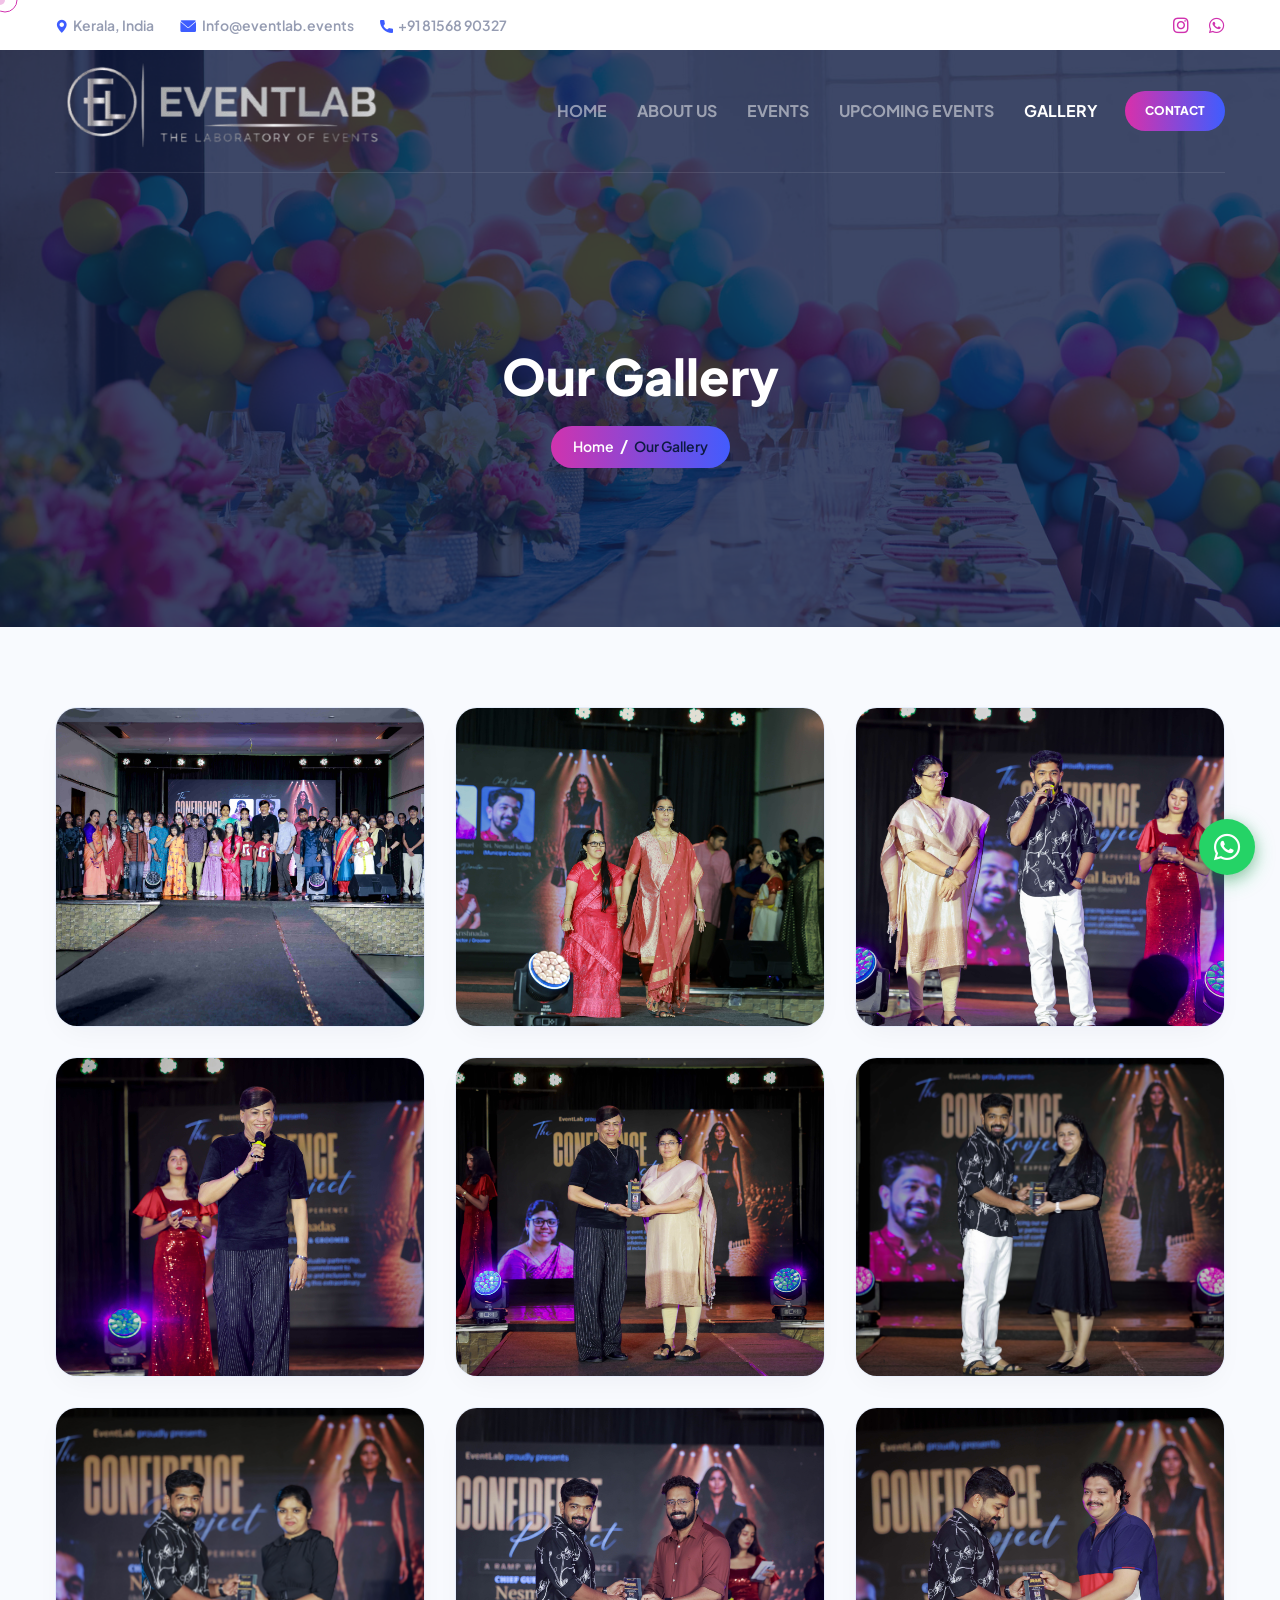
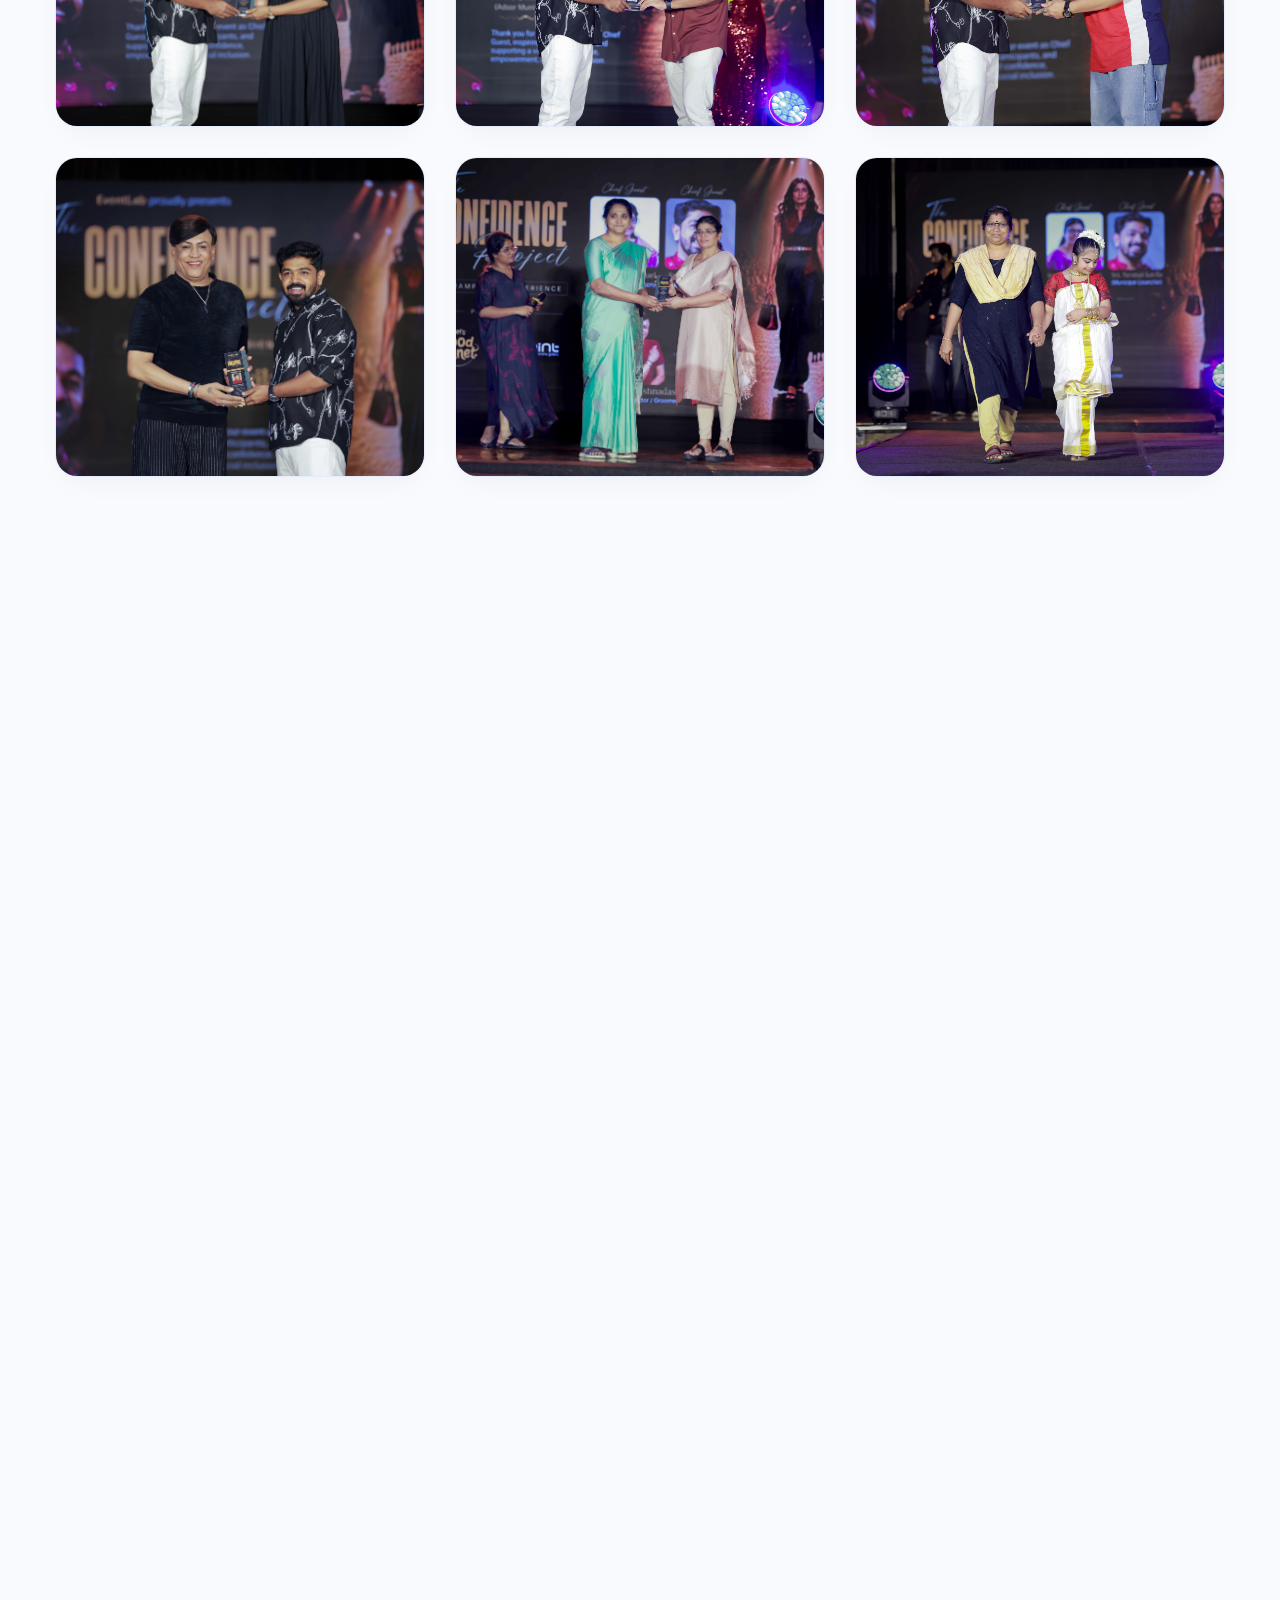
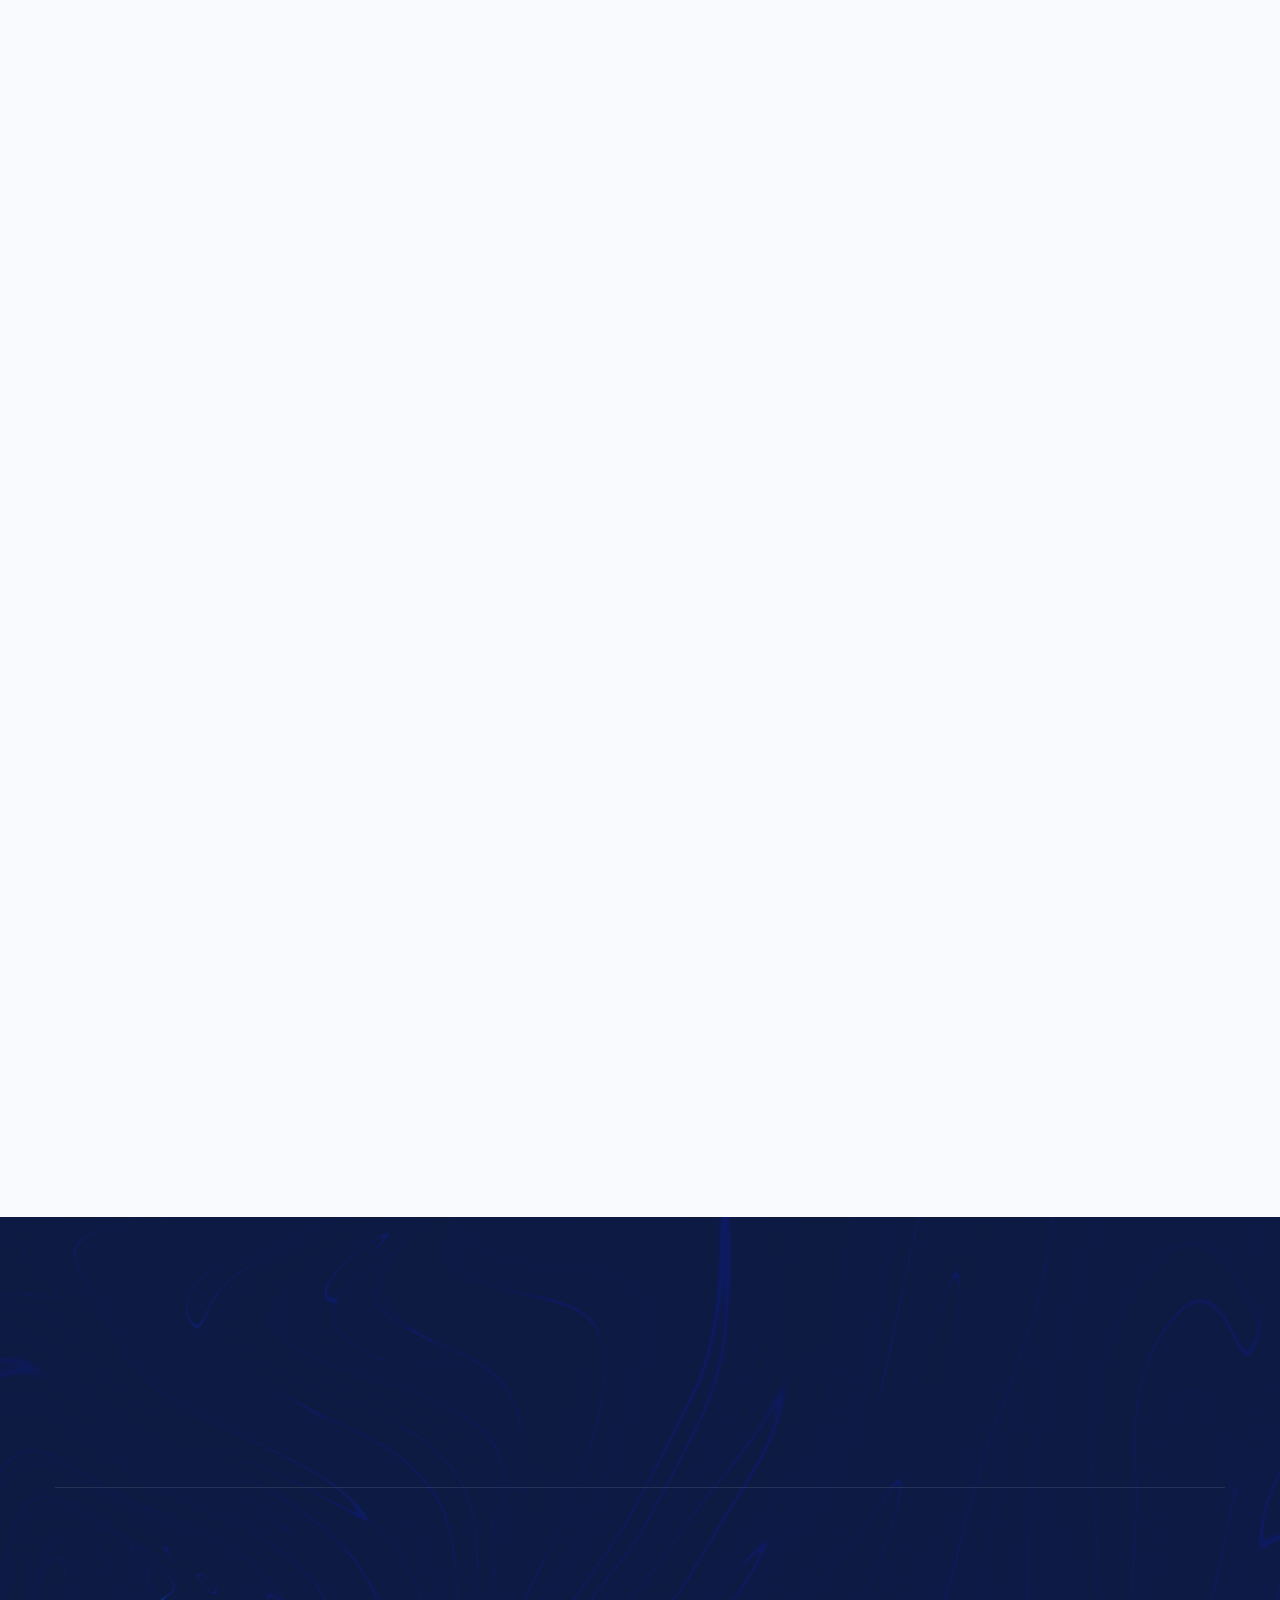
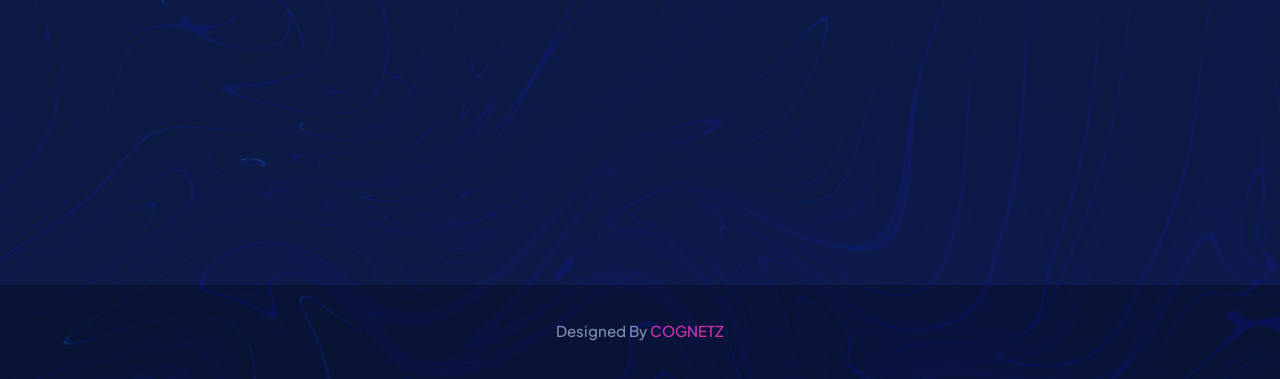
<file: gallery.html>
<!DOCTYPE html>
<html lang="en">

<head>
    <meta charset="UTF-8" />
    <meta name="viewport" content="width=device-width, initial-scale=1.0" />
    <title>Our Gallery | EVENTLAB | Laboratory of Events</title>
    <!-- favicons Icons -->
    <link rel="apple-touch-icon" sizes="180x180" href="assets/images/favicons/apple-touch-icon.png" />
    <link rel="icon" type="image/png" sizes="32x32" href="assets/images/favicons/favicon-32x32.png" />
    <link rel="icon" type="image/png" sizes="16x16" href="assets/images/favicons/favicon-16x16.png" />
    <link rel="manifest" href="assets/images/favicons/site.webmanifest" />
    <meta name="description" content="EVENTLAB is the laboratory of events. We design, formulate, and execute unforgettable corporate events, grand weddings, live concerts, and custom experiences with precision and passion." />

    <!-- fonts -->
    <link rel="preconnect" href="https://fonts.googleapis.com">
    <link rel="preconnect" href="https://fonts.gstatic.com" crossorigin>
    <link href="https://fonts.googleapis.com/css2?family=Plus+Jakarta+Sans:ital,wght@0,200..800;1,200..800&display=swap" rel="stylesheet">

    <link rel="stylesheet" href="assets/vendors/bootstrap/css/bootstrap.min.css" />
    <link rel="stylesheet" href="assets/vendors/bootstrap-select/bootstrap-select.min.css" />
    <link rel="stylesheet" href="assets/vendors/animate/animate.min.css" />
    <link rel="stylesheet" href="assets/vendors/fontawesome/css/all.min.css" />
    <link rel="stylesheet" href="assets/vendors/jquery-ui/jquery-ui.css" />
    <link rel="stylesheet" href="assets/vendors/jarallax/jarallax.css" />
    <link rel="stylesheet" href="assets/vendors/jquery-magnific-popup/jquery.magnific-popup.css" />
    <link rel="stylesheet" href="assets/vendors/aigence-icons/style.css" />
    <link rel="stylesheet" href="assets/vendors/swiper/css/swiper-bundle.min.css">
    <link rel="stylesheet" href="assets/vendors/owl-carousel/css/owl.carousel.min.css" />
    <link rel="stylesheet" href="assets/vendors/owl-carousel/css/owl.theme.default.min.css" />

    <!-- template styles -->
    <link rel="stylesheet" href="assets/css/aigence.css?v=2" />
    <style>
        /* Gallery Page Styling */
        .gallery-page {
            background-color: #F8FAFE;
            padding-top: 80px;
            padding-bottom: 90px;
        }
        .gallery-header {
            margin-bottom: 50px;
        }
        .gallery-header__tag {
            display: inline-block;
            background: rgba(66, 92, 254, 0.08);
            color: #425CFE;
            border: 1px solid rgba(66, 92, 254, 0.18);
            font-size: 13px;
            font-weight: 800;
            text-transform: uppercase;
            letter-spacing: 3px;
            padding: 6px 20px;
            border-radius: 30px;
            margin-bottom: 16px;
        }
        .gallery-header__title {
            font-size: 44px;
            font-weight: 900;
            color: #0A1128;
            letter-spacing: -1px;
            line-height: 1.2;
            margin-bottom: 14px;
        }
        .gallery-header__title .gradient-text {
            background: linear-gradient(135deg, #425CFE 0%, #D033AE 100%);
            -webkit-background-clip: text;
            -webkit-text-fill-color: transparent;
        }
        .gallery-header__text {
            font-size: 16.5px;
            color: #4A5375;
            max-width: 680px;
            margin: 0 auto;
            line-height: 1.75;
        }
        .gallery-item-card {
            position: relative;
            border-radius: 22px;
            overflow: hidden;
            background: #FFFFFF;
            border: 1px solid #E5EDFC;
            box-shadow: 0 10px 30px -10px rgba(15, 23, 58, 0.06);
            transition: all 0.4s cubic-bezier(0.16, 1, 0.3, 1);
            height: 320px;
        }
        .gallery-item-card:hover {
            transform: translateY(-6px);
            box-shadow: 0 20px 45px -10px rgba(66, 92, 254, 0.18);
            border-color: rgba(66, 92, 254, 0.35);
        }
        .gallery-item-link {
            display: block;
            width: 100%;
            height: 100%;
            position: relative;
            overflow: hidden;
        }
        .gallery-item-img {
            width: 100%;
            height: 100%;
            object-fit: cover;
            display: block;
            transition: transform 0.6s cubic-bezier(0.16, 1, 0.3, 1);
        }
        .gallery-item-card:hover .gallery-item-img {
            transform: scale(1.08);
        }
        .gallery-item-overlay {
            position: absolute;
            inset: 0;
            background: linear-gradient(180deg, rgba(7, 11, 30, 0.15) 0%, rgba(7, 11, 30, 0.75) 100%);
            opacity: 0;
            display: flex;
            flex-direction: column;
            justify-content: space-between;
            padding: 20px;
            transition: opacity 0.35s ease;
            z-index: 2;
        }
        .gallery-item-card:hover .gallery-item-overlay {
            opacity: 1;
        }
        .gallery-item-top {
            display: flex;
            justify-content: flex-end;
        }
        .gallery-item-badge {
            background: rgba(13, 26, 66, 0.7);
            backdrop-filter: blur(8px);
            border: 1px solid rgba(255, 255, 255, 0.2);
            color: #FFFFFF;
            font-size: 11px;
            font-weight: 700;
            padding: 4px 12px;
            border-radius: 20px;
            letter-spacing: 0.5px;
        }
        .gallery-item-center {
            align-self: center;
            width: 50px;
            height: 50px;
            border-radius: 50%;
            background: linear-gradient(135deg, #425CFE 0%, #D033AE 100%);
            display: flex;
            align-items: center;
            justify-content: center;
            color: #FFFFFF;
            font-size: 18px;
            box-shadow: 0 8px 20px rgba(66, 92, 254, 0.4);
            transform: scale(0.8);
            transition: transform 0.35s cubic-bezier(0.16, 1, 0.3, 1);
        }
        .gallery-item-card:hover .gallery-item-center {
            transform: scale(1);
        }
        .gallery-item-bottom {
            display: flex;
            justify-content: space-between;
            align-items: flex-end;
        }
        .gallery-item-caption {
            color: #FFFFFF;
            font-size: 13px;
            font-weight: 600;
            letter-spacing: 0.2px;
            text-shadow: 0 2px 4px rgba(0, 0, 0, 0.5);
            margin: 0;
        }
        @media (max-width: 991px) {
            .gallery-header__title {
                font-size: 34px;
            }
            .gallery-item-card {
                height: 280px;
            }
        }
        @media (max-width: 767px) {
            .gallery-header__title {
                font-size: 28px;
            }
            .gallery-item-card {
                height: 250px;
            }
        }
    </style>
</head>

<body class="custom-cursor">

    <div class="custom-cursor__cursor"></div>
    <div class="custom-cursor__cursor-two"></div>

    <div class="preloader">
        <div class="preloader__image" style="background-image: url('assets/images/logo event.png');"></div>
    </div>
    <!-- /.preloader -->
    <div class="page-wrapper">
        <div class="topbar topbar--two">
            <div class="container">
                <div class="topbar__inner">
                    <ul class="list-unstyled topbar__info">
                        <li>
                            <span class="topbar__info__icon"><i class="icon-location"></i></span>
                            <span><a href="https://www.google.com/maps?q=Kerala,+India" target="_blank">Kerala, India</a></span>
                        </li>
                        <li>
                            <span class="topbar__info__icon"><i class="icon-email"></i></span>
                            <span><a href="mailto:Info@eventlab.events">Info@eventlab.events</a></span>
                        </li>
                        <li>
                            <span class="topbar__info__icon"><i class="icon-phone"></i></span>
                            <span><a href="tel:+918156890327">+91 81568 90327</a></span>
                        </li>
                    </ul><!-- /.list-unstyled topbar__info -->
                    <div class="topbar__social">
                        <a href="https://www.instagram.com/eventlab.kerala/" target="_blank">
                            <i class="fab fa-instagram" aria-hidden="true" style="font-size: 18px;"></i>
                            <span class="sr-only">Instagram</span>
                        </a>
                        <a href="https://wa.me/918156890327" target="_blank">
                            <i class="fab fa-whatsapp" aria-hidden="true" style="font-size: 18px;"></i>
                            <span class="sr-only">WhatsApp</span>
                        </a>
                    </div><!-- /.topbar__social -->
                </div><!-- /.topbar__inner -->
            </div><!-- /.container -->
        </div><!-- /.topbar -->
        <nav class="main-header main-header--two sticky-header sticky-header--normal">
            <div class="main-header__container container">
                <div class="main-header__inner">
                    <div class="main-header__logo logo-retina">
                        <a href="index.html">
                            <img src="assets/images/logo event.png" alt="Eventslab Logo" width="340">
                        </a>
                    </div><!-- /.main-header__logo -->
                    <div class="main-header__right">
                        <nav class="main-header__nav main-menu">
                            <ul class="main-menu__list">
                                <li>
                                    <a href="index.html">Home</a>
                                </li>
                                <li>
                                    <a href="about.html">About Us</a>
                                </li>
                                <li>
                                    <a href="events.html">Events</a>
                                </li>
                                <li>
                                    <a href="upcoming.html">Upcoming Events</a>
                                </li>
                                <li>
                                    <a href="gallery.html">Gallery</a>
                                </li>
                            </ul>
                        </nav><!-- /.main-header__nav -->
                        <div class="mobile-nav__btn mobile-nav__toggler">
                            <span></span>
                            <span></span>
                            <span></span>
                        </div><!-- /.mobile-nav__toggler -->
                        <div class="main-header__btn">
                            <a href="contact.html" class="aigence-btn">
                                <span class="aigence-btn__text">Contact</span>
                            </a><!-- /.aigence-btn -->
                        </div><!-- /.main-header__btn -->
                    </div><!-- /.main-header__right -->
                </div><!-- /.main-header__inner -->
            </div><!-- /.main-header__container container -->
        </nav><!-- /.main-header -->
        <section class="page-header">
            <div class="page-header__bg" style="background-image: url(assets/images/events8.jpg);"></div>
            <div class="container">
                <div class="page-header__content">
                    <h2 class="page-header__title">Our Gallery</h2>
                    <ul class="aigence-breadcrumb list-unstyled">
                        <li><a href="index.html">Home</a></li>
                        <li><span>Our Gallery</span></li>
                    </ul><!-- /.aigence-breadcrumb list-unstyled -->
                </div><!-- /.page-header__content -->
            </div><!-- /.container -->
        </section><!-- /.page-header -->

        <section class="gallery-page section-space">
            <div class="container">
                

                <div class="row gutter-y-30">
                    <div class="col-lg-4 col-md-6 wow fadeInUp" data-wow-duration="1500ms" data-wow-delay="0ms">
                        <div class="gallery-item-card">
                            <a href="assets/images/IMG_0953-compresso.jpg" class="gallery-item-link img-popup" data-group="1" title="The Confidence Project - Photo 1 of 45">
                                <img src="assets/images/IMG_0953-compresso.jpg" alt="The Confidence Project - Photo 1" class="gallery-item-img">
                                <div class="gallery-item-overlay">
                                    <div class="gallery-item-top">
                                        <span class="gallery-item-badge">Confidence Project</span>
                                    </div>
                                    <div class="gallery-item-center">
                                        <i class="fas fa-search-plus"></i>
                                    </div>
                                    <div class="gallery-item-bottom">
                                        <p class="gallery-item-caption">Photo 1 of 45</p>
                                    </div>
                                </div>
                            </a>
                        </div>
                    </div>
                    <div class="col-lg-4 col-md-6 wow fadeInUp" data-wow-duration="1500ms" data-wow-delay="100ms">
                        <div class="gallery-item-card">
                            <a href="assets/images/IMG_0022-compresso.jpg" class="gallery-item-link img-popup" data-group="1" title="The Confidence Project - Photo 2 of 45">
                                <img src="assets/images/IMG_0022-compresso.jpg" alt="The Confidence Project - Photo 2" class="gallery-item-img">
                                <div class="gallery-item-overlay">
                                    <div class="gallery-item-top">
                                        <span class="gallery-item-badge">Confidence Project</span>
                                    </div>
                                    <div class="gallery-item-center">
                                        <i class="fas fa-search-plus"></i>
                                    </div>
                                    <div class="gallery-item-bottom">
                                        <p class="gallery-item-caption">Photo 2 of 45</p>
                                    </div>
                                </div>
                            </a>
                        </div>
                    </div>
                    <div class="col-lg-4 col-md-6 wow fadeInUp" data-wow-duration="1500ms" data-wow-delay="200ms">
                        <div class="gallery-item-card">
                            <a href="assets/images/IMG_0041-compresso.jpg" class="gallery-item-link img-popup" data-group="1" title="The Confidence Project - Photo 3 of 45">
                                <img src="assets/images/IMG_0041-compresso.jpg" alt="The Confidence Project - Photo 3" class="gallery-item-img">
                                <div class="gallery-item-overlay">
                                    <div class="gallery-item-top">
                                        <span class="gallery-item-badge">Confidence Project</span>
                                    </div>
                                    <div class="gallery-item-center">
                                        <i class="fas fa-search-plus"></i>
                                    </div>
                                    <div class="gallery-item-bottom">
                                        <p class="gallery-item-caption">Photo 3 of 45</p>
                                    </div>
                                </div>
                            </a>
                        </div>
                    </div>
                    <div class="col-lg-4 col-md-6 wow fadeInUp" data-wow-duration="1500ms" data-wow-delay="0ms">
                        <div class="gallery-item-card">
                            <a href="assets/images/IMG_0071-compresso.jpg" class="gallery-item-link img-popup" data-group="1" title="The Confidence Project - Photo 4 of 45">
                                <img src="assets/images/IMG_0071-compresso.jpg" loading="lazy" alt="The Confidence Project - Photo 4" class="gallery-item-img">
                                <div class="gallery-item-overlay">
                                    <div class="gallery-item-top">
                                        <span class="gallery-item-badge">Confidence Project</span>
                                    </div>
                                    <div class="gallery-item-center">
                                        <i class="fas fa-search-plus"></i>
                                    </div>
                                    <div class="gallery-item-bottom">
                                        <p class="gallery-item-caption">Photo 4 of 45</p>
                                    </div>
                                </div>
                            </a>
                        </div>
                    </div>
                    <div class="col-lg-4 col-md-6 wow fadeInUp" data-wow-duration="1500ms" data-wow-delay="100ms">
                        <div class="gallery-item-card">
                            <a href="assets/images/IMG_0157-compresso.jpg" class="gallery-item-link img-popup" data-group="1" title="The Confidence Project - Photo 5 of 45">
                                <img src="assets/images/IMG_0157-compresso.jpg" loading="lazy" alt="The Confidence Project - Photo 5" class="gallery-item-img">
                                <div class="gallery-item-overlay">
                                    <div class="gallery-item-top">
                                        <span class="gallery-item-badge">Confidence Project</span>
                                    </div>
                                    <div class="gallery-item-center">
                                        <i class="fas fa-search-plus"></i>
                                    </div>
                                    <div class="gallery-item-bottom">
                                        <p class="gallery-item-caption">Photo 5 of 45</p>
                                    </div>
                                </div>
                            </a>
                        </div>
                    </div>
                    <div class="col-lg-4 col-md-6 wow fadeInUp" data-wow-duration="1500ms" data-wow-delay="200ms">
                        <div class="gallery-item-card">
                            <a href="assets/images/IMG_0255-compresso.jpg" class="gallery-item-link img-popup" data-group="1" title="The Confidence Project - Photo 6 of 45">
                                <img src="assets/images/IMG_0255-compresso.jpg" loading="lazy" alt="The Confidence Project - Photo 6" class="gallery-item-img">
                                <div class="gallery-item-overlay">
                                    <div class="gallery-item-top">
                                        <span class="gallery-item-badge">Confidence Project</span>
                                    </div>
                                    <div class="gallery-item-center">
                                        <i class="fas fa-search-plus"></i>
                                    </div>
                                    <div class="gallery-item-bottom">
                                        <p class="gallery-item-caption">Photo 6 of 45</p>
                                    </div>
                                </div>
                            </a>
                        </div>
                    </div>
                    <div class="col-lg-4 col-md-6 wow fadeInUp" data-wow-duration="1500ms" data-wow-delay="0ms">
                        <div class="gallery-item-card">
                            <a href="assets/images/IMG_0268-compresso.jpg" class="gallery-item-link img-popup" data-group="1" title="The Confidence Project - Photo 7 of 45">
                                <img src="assets/images/IMG_0268-compresso.jpg" loading="lazy" alt="The Confidence Project - Photo 7" class="gallery-item-img">
                                <div class="gallery-item-overlay">
                                    <div class="gallery-item-top">
                                        <span class="gallery-item-badge">Confidence Project</span>
                                    </div>
                                    <div class="gallery-item-center">
                                        <i class="fas fa-search-plus"></i>
                                    </div>
                                    <div class="gallery-item-bottom">
                                        <p class="gallery-item-caption">Photo 7 of 45</p>
                                    </div>
                                </div>
                            </a>
                        </div>
                    </div>
                    <div class="col-lg-4 col-md-6 wow fadeInUp" data-wow-duration="1500ms" data-wow-delay="100ms">
                        <div class="gallery-item-card">
                            <a href="assets/images/IMG_0276-compresso.jpg" class="gallery-item-link img-popup" data-group="1" title="The Confidence Project - Photo 8 of 45">
                                <img src="assets/images/IMG_0276-compresso.jpg" loading="lazy" alt="The Confidence Project - Photo 8" class="gallery-item-img">
                                <div class="gallery-item-overlay">
                                    <div class="gallery-item-top">
                                        <span class="gallery-item-badge">Confidence Project</span>
                                    </div>
                                    <div class="gallery-item-center">
                                        <i class="fas fa-search-plus"></i>
                                    </div>
                                    <div class="gallery-item-bottom">
                                        <p class="gallery-item-caption">Photo 8 of 45</p>
                                    </div>
                                </div>
                            </a>
                        </div>
                    </div>
                    <div class="col-lg-4 col-md-6 wow fadeInUp" data-wow-duration="1500ms" data-wow-delay="200ms">
                        <div class="gallery-item-card">
                            <a href="assets/images/IMG_0285-compresso.jpg" class="gallery-item-link img-popup" data-group="1" title="The Confidence Project - Photo 9 of 45">
                                <img src="assets/images/IMG_0285-compresso.jpg" loading="lazy" alt="The Confidence Project - Photo 9" class="gallery-item-img">
                                <div class="gallery-item-overlay">
                                    <div class="gallery-item-top">
                                        <span class="gallery-item-badge">Confidence Project</span>
                                    </div>
                                    <div class="gallery-item-center">
                                        <i class="fas fa-search-plus"></i>
                                    </div>
                                    <div class="gallery-item-bottom">
                                        <p class="gallery-item-caption">Photo 9 of 45</p>
                                    </div>
                                </div>
                            </a>
                        </div>
                    </div>
                    <div class="col-lg-4 col-md-6 wow fadeInUp" data-wow-duration="1500ms" data-wow-delay="0ms">
                        <div class="gallery-item-card">
                            <a href="assets/images/IMG_0307-compresso.jpg" class="gallery-item-link img-popup" data-group="1" title="The Confidence Project - Photo 10 of 45">
                                <img src="assets/images/IMG_0307-compresso.jpg" loading="lazy" alt="The Confidence Project - Photo 10" class="gallery-item-img">
                                <div class="gallery-item-overlay">
                                    <div class="gallery-item-top">
                                        <span class="gallery-item-badge">Confidence Project</span>
                                    </div>
                                    <div class="gallery-item-center">
                                        <i class="fas fa-search-plus"></i>
                                    </div>
                                    <div class="gallery-item-bottom">
                                        <p class="gallery-item-caption">Photo 10 of 45</p>
                                    </div>
                                </div>
                            </a>
                        </div>
                    </div>
                    <div class="col-lg-4 col-md-6 wow fadeInUp" data-wow-duration="1500ms" data-wow-delay="100ms">
                        <div class="gallery-item-card">
                            <a href="assets/images/IMG_0338-compresso.jpg" class="gallery-item-link img-popup" data-group="1" title="The Confidence Project - Photo 11 of 45">
                                <img src="assets/images/IMG_0338-compresso.jpg" loading="lazy" alt="The Confidence Project - Photo 11" class="gallery-item-img">
                                <div class="gallery-item-overlay">
                                    <div class="gallery-item-top">
                                        <span class="gallery-item-badge">Confidence Project</span>
                                    </div>
                                    <div class="gallery-item-center">
                                        <i class="fas fa-search-plus"></i>
                                    </div>
                                    <div class="gallery-item-bottom">
                                        <p class="gallery-item-caption">Photo 11 of 45</p>
                                    </div>
                                </div>
                            </a>
                        </div>
                    </div>
                    <div class="col-lg-4 col-md-6 wow fadeInUp" data-wow-duration="1500ms" data-wow-delay="200ms">
                        <div class="gallery-item-card">
                            <a href="assets/images/IMG_0458-compresso.jpg" class="gallery-item-link img-popup" data-group="1" title="The Confidence Project - Photo 12 of 45">
                                <img src="assets/images/IMG_0458-compresso.jpg" loading="lazy" alt="The Confidence Project - Photo 12" class="gallery-item-img">
                                <div class="gallery-item-overlay">
                                    <div class="gallery-item-top">
                                        <span class="gallery-item-badge">Confidence Project</span>
                                    </div>
                                    <div class="gallery-item-center">
                                        <i class="fas fa-search-plus"></i>
                                    </div>
                                    <div class="gallery-item-bottom">
                                        <p class="gallery-item-caption">Photo 12 of 45</p>
                                    </div>
                                </div>
                            </a>
                        </div>
                    </div>
                    <div class="col-lg-4 col-md-6 wow fadeInUp" data-wow-duration="1500ms" data-wow-delay="0ms">
                        <div class="gallery-item-card">
                            <a href="assets/images/IMG_0471-compresso.jpg" class="gallery-item-link img-popup" data-group="1" title="The Confidence Project - Photo 13 of 45">
                                <img src="assets/images/IMG_0471-compresso.jpg" loading="lazy" alt="The Confidence Project - Photo 13" class="gallery-item-img">
                                <div class="gallery-item-overlay">
                                    <div class="gallery-item-top">
                                        <span class="gallery-item-badge">Confidence Project</span>
                                    </div>
                                    <div class="gallery-item-center">
                                        <i class="fas fa-search-plus"></i>
                                    </div>
                                    <div class="gallery-item-bottom">
                                        <p class="gallery-item-caption">Photo 13 of 45</p>
                                    </div>
                                </div>
                            </a>
                        </div>
                    </div>
                    <div class="col-lg-4 col-md-6 wow fadeInUp" data-wow-duration="1500ms" data-wow-delay="100ms">
                        <div class="gallery-item-card">
                            <a href="assets/images/IMG_0490-compresso.jpg" class="gallery-item-link img-popup" data-group="1" title="The Confidence Project - Photo 14 of 45">
                                <img src="assets/images/IMG_0490-compresso.jpg" loading="lazy" alt="The Confidence Project - Photo 14" class="gallery-item-img">
                                <div class="gallery-item-overlay">
                                    <div class="gallery-item-top">
                                        <span class="gallery-item-badge">Confidence Project</span>
                                    </div>
                                    <div class="gallery-item-center">
                                        <i class="fas fa-search-plus"></i>
                                    </div>
                                    <div class="gallery-item-bottom">
                                        <p class="gallery-item-caption">Photo 14 of 45</p>
                                    </div>
                                </div>
                            </a>
                        </div>
                    </div>
                    <div class="col-lg-4 col-md-6 wow fadeInUp" data-wow-duration="1500ms" data-wow-delay="200ms">
                        <div class="gallery-item-card">
                            <a href="assets/images/IMG_0503-compresso.jpg" class="gallery-item-link img-popup" data-group="1" title="The Confidence Project - Photo 15 of 45">
                                <img src="assets/images/IMG_0503-compresso.jpg" loading="lazy" alt="The Confidence Project - Photo 15" class="gallery-item-img">
                                <div class="gallery-item-overlay">
                                    <div class="gallery-item-top">
                                        <span class="gallery-item-badge">Confidence Project</span>
                                    </div>
                                    <div class="gallery-item-center">
                                        <i class="fas fa-search-plus"></i>
                                    </div>
                                    <div class="gallery-item-bottom">
                                        <p class="gallery-item-caption">Photo 15 of 45</p>
                                    </div>
                                </div>
                            </a>
                        </div>
                    </div>
                    <div class="col-lg-4 col-md-6 wow fadeInUp" data-wow-duration="1500ms" data-wow-delay="0ms">
                        <div class="gallery-item-card">
                            <a href="assets/images/IMG_0528 (1)-compresso.jpg" class="gallery-item-link img-popup" data-group="1" title="The Confidence Project - Photo 16 of 45">
                                <img src="assets/images/IMG_0528 (1)-compresso.jpg" loading="lazy" alt="The Confidence Project - Photo 16" class="gallery-item-img">
                                <div class="gallery-item-overlay">
                                    <div class="gallery-item-top">
                                        <span class="gallery-item-badge">Confidence Project</span>
                                    </div>
                                    <div class="gallery-item-center">
                                        <i class="fas fa-search-plus"></i>
                                    </div>
                                    <div class="gallery-item-bottom">
                                        <p class="gallery-item-caption">Photo 16 of 45</p>
                                    </div>
                                </div>
                            </a>
                        </div>
                    </div>
                    <div class="col-lg-4 col-md-6 wow fadeInUp" data-wow-duration="1500ms" data-wow-delay="100ms">
                        <div class="gallery-item-card">
                            <a href="assets/images/IMG_0528-compresso.jpg" class="gallery-item-link img-popup" data-group="1" title="The Confidence Project - Photo 17 of 45">
                                <img src="assets/images/IMG_0528-compresso.jpg" loading="lazy" alt="The Confidence Project - Photo 17" class="gallery-item-img">
                                <div class="gallery-item-overlay">
                                    <div class="gallery-item-top">
                                        <span class="gallery-item-badge">Confidence Project</span>
                                    </div>
                                    <div class="gallery-item-center">
                                        <i class="fas fa-search-plus"></i>
                                    </div>
                                    <div class="gallery-item-bottom">
                                        <p class="gallery-item-caption">Photo 17 of 45</p>
                                    </div>
                                </div>
                            </a>
                        </div>
                    </div>
                    <div class="col-lg-4 col-md-6 wow fadeInUp" data-wow-duration="1500ms" data-wow-delay="200ms">
                        <div class="gallery-item-card">
                            <a href="assets/images/IMG_0544-compresso.jpg" class="gallery-item-link img-popup" data-group="1" title="The Confidence Project - Photo 18 of 45">
                                <img src="assets/images/IMG_0544-compresso.jpg" loading="lazy" alt="The Confidence Project - Photo 18" class="gallery-item-img">
                                <div class="gallery-item-overlay">
                                    <div class="gallery-item-top">
                                        <span class="gallery-item-badge">Confidence Project</span>
                                    </div>
                                    <div class="gallery-item-center">
                                        <i class="fas fa-search-plus"></i>
                                    </div>
                                    <div class="gallery-item-bottom">
                                        <p class="gallery-item-caption">Photo 18 of 45</p>
                                    </div>
                                </div>
                            </a>
                        </div>
                    </div>
                    <div class="col-lg-4 col-md-6 wow fadeInUp" data-wow-duration="1500ms" data-wow-delay="0ms">
                        <div class="gallery-item-card">
                            <a href="assets/images/IMG_0574-compresso.jpg" class="gallery-item-link img-popup" data-group="1" title="The Confidence Project - Photo 19 of 45">
                                <img src="assets/images/IMG_0574-compresso.jpg" loading="lazy" alt="The Confidence Project - Photo 19" class="gallery-item-img">
                                <div class="gallery-item-overlay">
                                    <div class="gallery-item-top">
                                        <span class="gallery-item-badge">Confidence Project</span>
                                    </div>
                                    <div class="gallery-item-center">
                                        <i class="fas fa-search-plus"></i>
                                    </div>
                                    <div class="gallery-item-bottom">
                                        <p class="gallery-item-caption">Photo 19 of 45</p>
                                    </div>
                                </div>
                            </a>
                        </div>
                    </div>
                    <div class="col-lg-4 col-md-6 wow fadeInUp" data-wow-duration="1500ms" data-wow-delay="100ms">
                        <div class="gallery-item-card">
                            <a href="assets/images/IMG_0594-compresso.jpg" class="gallery-item-link img-popup" data-group="1" title="The Confidence Project - Photo 20 of 45">
                                <img src="assets/images/IMG_0594-compresso.jpg" loading="lazy" alt="The Confidence Project - Photo 20" class="gallery-item-img">
                                <div class="gallery-item-overlay">
                                    <div class="gallery-item-top">
                                        <span class="gallery-item-badge">Confidence Project</span>
                                    </div>
                                    <div class="gallery-item-center">
                                        <i class="fas fa-search-plus"></i>
                                    </div>
                                    <div class="gallery-item-bottom">
                                        <p class="gallery-item-caption">Photo 20 of 45</p>
                                    </div>
                                </div>
                            </a>
                        </div>
                    </div>
                    <div class="col-lg-4 col-md-6 wow fadeInUp" data-wow-duration="1500ms" data-wow-delay="200ms">
                        <div class="gallery-item-card">
                            <a href="assets/images/IMG_0613-compresso.jpg" class="gallery-item-link img-popup" data-group="1" title="The Confidence Project - Photo 21 of 45">
                                <img src="assets/images/IMG_0613-compresso.jpg" loading="lazy" alt="The Confidence Project - Photo 21" class="gallery-item-img">
                                <div class="gallery-item-overlay">
                                    <div class="gallery-item-top">
                                        <span class="gallery-item-badge">Confidence Project</span>
                                    </div>
                                    <div class="gallery-item-center">
                                        <i class="fas fa-search-plus"></i>
                                    </div>
                                    <div class="gallery-item-bottom">
                                        <p class="gallery-item-caption">Photo 21 of 45</p>
                                    </div>
                                </div>
                            </a>
                        </div>
                    </div>
                    <div class="col-lg-4 col-md-6 wow fadeInUp" data-wow-duration="1500ms" data-wow-delay="0ms">
                        <div class="gallery-item-card">
                            <a href="assets/images/IMG_0635-compresso.jpg" class="gallery-item-link img-popup" data-group="1" title="The Confidence Project - Photo 22 of 45">
                                <img src="assets/images/IMG_0635-compresso.jpg" loading="lazy" alt="The Confidence Project - Photo 22" class="gallery-item-img">
                                <div class="gallery-item-overlay">
                                    <div class="gallery-item-top">
                                        <span class="gallery-item-badge">Confidence Project</span>
                                    </div>
                                    <div class="gallery-item-center">
                                        <i class="fas fa-search-plus"></i>
                                    </div>
                                    <div class="gallery-item-bottom">
                                        <p class="gallery-item-caption">Photo 22 of 45</p>
                                    </div>
                                </div>
                            </a>
                        </div>
                    </div>
                    <div class="col-lg-4 col-md-6 wow fadeInUp" data-wow-duration="1500ms" data-wow-delay="100ms">
                        <div class="gallery-item-card">
                            <a href="assets/images/IMG_0651 (1)-compresso.jpg" class="gallery-item-link img-popup" data-group="1" title="The Confidence Project - Photo 23 of 45">
                                <img src="assets/images/IMG_0651 (1)-compresso.jpg" loading="lazy" alt="The Confidence Project - Photo 23" class="gallery-item-img">
                                <div class="gallery-item-overlay">
                                    <div class="gallery-item-top">
                                        <span class="gallery-item-badge">Confidence Project</span>
                                    </div>
                                    <div class="gallery-item-center">
                                        <i class="fas fa-search-plus"></i>
                                    </div>
                                    <div class="gallery-item-bottom">
                                        <p class="gallery-item-caption">Photo 23 of 45</p>
                                    </div>
                                </div>
                            </a>
                        </div>
                    </div>
                    <div class="col-lg-4 col-md-6 wow fadeInUp" data-wow-duration="1500ms" data-wow-delay="200ms">
                        <div class="gallery-item-card">
                            <a href="assets/images/IMG_0651-compresso.jpg" class="gallery-item-link img-popup" data-group="1" title="The Confidence Project - Photo 24 of 45">
                                <img src="assets/images/IMG_0651-compresso.jpg" loading="lazy" alt="The Confidence Project - Photo 24" class="gallery-item-img">
                                <div class="gallery-item-overlay">
                                    <div class="gallery-item-top">
                                        <span class="gallery-item-badge">Confidence Project</span>
                                    </div>
                                    <div class="gallery-item-center">
                                        <i class="fas fa-search-plus"></i>
                                    </div>
                                    <div class="gallery-item-bottom">
                                        <p class="gallery-item-caption">Photo 24 of 45</p>
                                    </div>
                                </div>
                            </a>
                        </div>
                    </div>
                    <div class="col-lg-4 col-md-6 wow fadeInUp" data-wow-duration="1500ms" data-wow-delay="0ms">
                        <div class="gallery-item-card">
                            <a href="assets/images/IMG_0696-compresso.jpg" class="gallery-item-link img-popup" data-group="1" title="The Confidence Project - Photo 25 of 45">
                                <img src="assets/images/IMG_0696-compresso.jpg" loading="lazy" alt="The Confidence Project - Photo 25" class="gallery-item-img">
                                <div class="gallery-item-overlay">
                                    <div class="gallery-item-top">
                                        <span class="gallery-item-badge">Confidence Project</span>
                                    </div>
                                    <div class="gallery-item-center">
                                        <i class="fas fa-search-plus"></i>
                                    </div>
                                    <div class="gallery-item-bottom">
                                        <p class="gallery-item-caption">Photo 25 of 45</p>
                                    </div>
                                </div>
                            </a>
                        </div>
                    </div>
                    <div class="col-lg-4 col-md-6 wow fadeInUp" data-wow-duration="1500ms" data-wow-delay="100ms">
                        <div class="gallery-item-card">
                            <a href="assets/images/IMG_0736 (1)-compresso.jpg" class="gallery-item-link img-popup" data-group="1" title="The Confidence Project - Photo 26 of 45">
                                <img src="assets/images/IMG_0736 (1)-compresso.jpg" loading="lazy" alt="The Confidence Project - Photo 26" class="gallery-item-img">
                                <div class="gallery-item-overlay">
                                    <div class="gallery-item-top">
                                        <span class="gallery-item-badge">Confidence Project</span>
                                    </div>
                                    <div class="gallery-item-center">
                                        <i class="fas fa-search-plus"></i>
                                    </div>
                                    <div class="gallery-item-bottom">
                                        <p class="gallery-item-caption">Photo 26 of 45</p>
                                    </div>
                                </div>
                            </a>
                        </div>
                    </div>
                    <div class="col-lg-4 col-md-6 wow fadeInUp" data-wow-duration="1500ms" data-wow-delay="200ms">
                        <div class="gallery-item-card">
                            <a href="assets/images/IMG_0736-compresso.jpg" class="gallery-item-link img-popup" data-group="1" title="The Confidence Project - Photo 27 of 45">
                                <img src="assets/images/IMG_0736-compresso.jpg" loading="lazy" alt="The Confidence Project - Photo 27" class="gallery-item-img">
                                <div class="gallery-item-overlay">
                                    <div class="gallery-item-top">
                                        <span class="gallery-item-badge">Confidence Project</span>
                                    </div>
                                    <div class="gallery-item-center">
                                        <i class="fas fa-search-plus"></i>
                                    </div>
                                    <div class="gallery-item-bottom">
                                        <p class="gallery-item-caption">Photo 27 of 45</p>
                                    </div>
                                </div>
                            </a>
                        </div>
                    </div>
                    <div class="col-lg-4 col-md-6 wow fadeInUp" data-wow-duration="1500ms" data-wow-delay="0ms">
                        <div class="gallery-item-card">
                            <a href="assets/images/IMG_0751-compresso.jpg" class="gallery-item-link img-popup" data-group="1" title="The Confidence Project - Photo 28 of 45">
                                <img src="assets/images/IMG_0751-compresso.jpg" loading="lazy" alt="The Confidence Project - Photo 28" class="gallery-item-img">
                                <div class="gallery-item-overlay">
                                    <div class="gallery-item-top">
                                        <span class="gallery-item-badge">Confidence Project</span>
                                    </div>
                                    <div class="gallery-item-center">
                                        <i class="fas fa-search-plus"></i>
                                    </div>
                                    <div class="gallery-item-bottom">
                                        <p class="gallery-item-caption">Photo 28 of 45</p>
                                    </div>
                                </div>
                            </a>
                        </div>
                    </div>
                    <div class="col-lg-4 col-md-6 wow fadeInUp" data-wow-duration="1500ms" data-wow-delay="100ms">
                        <div class="gallery-item-card">
                            <a href="assets/images/IMG_0754-compresso.jpg" class="gallery-item-link img-popup" data-group="1" title="The Confidence Project - Photo 29 of 45">
                                <img src="assets/images/IMG_0754-compresso.jpg" loading="lazy" alt="The Confidence Project - Photo 29" class="gallery-item-img">
                                <div class="gallery-item-overlay">
                                    <div class="gallery-item-top">
                                        <span class="gallery-item-badge">Confidence Project</span>
                                    </div>
                                    <div class="gallery-item-center">
                                        <i class="fas fa-search-plus"></i>
                                    </div>
                                    <div class="gallery-item-bottom">
                                        <p class="gallery-item-caption">Photo 29 of 45</p>
                                    </div>
                                </div>
                            </a>
                        </div>
                    </div>
                    <div class="col-lg-4 col-md-6 wow fadeInUp" data-wow-duration="1500ms" data-wow-delay="200ms">
                        <div class="gallery-item-card">
                            <a href="assets/images/IMG_0759-compresso.jpg" class="gallery-item-link img-popup" data-group="1" title="The Confidence Project - Photo 30 of 45">
                                <img src="assets/images/IMG_0759-compresso.jpg" loading="lazy" alt="The Confidence Project - Photo 30" class="gallery-item-img">
                                <div class="gallery-item-overlay">
                                    <div class="gallery-item-top">
                                        <span class="gallery-item-badge">Confidence Project</span>
                                    </div>
                                    <div class="gallery-item-center">
                                        <i class="fas fa-search-plus"></i>
                                    </div>
                                    <div class="gallery-item-bottom">
                                        <p class="gallery-item-caption">Photo 30 of 45</p>
                                    </div>
                                </div>
                            </a>
                        </div>
                    </div>
                    <div class="col-lg-4 col-md-6 wow fadeInUp" data-wow-duration="1500ms" data-wow-delay="0ms">
                        <div class="gallery-item-card">
                            <a href="assets/images/IMG_0767-compresso.jpg" class="gallery-item-link img-popup" data-group="1" title="The Confidence Project - Photo 31 of 45">
                                <img src="assets/images/IMG_0767-compresso.jpg" loading="lazy" alt="The Confidence Project - Photo 31" class="gallery-item-img">
                                <div class="gallery-item-overlay">
                                    <div class="gallery-item-top">
                                        <span class="gallery-item-badge">Confidence Project</span>
                                    </div>
                                    <div class="gallery-item-center">
                                        <i class="fas fa-search-plus"></i>
                                    </div>
                                    <div class="gallery-item-bottom">
                                        <p class="gallery-item-caption">Photo 31 of 45</p>
                                    </div>
                                </div>
                            </a>
                        </div>
                    </div>
                    <div class="col-lg-4 col-md-6 wow fadeInUp" data-wow-duration="1500ms" data-wow-delay="100ms">
                        <div class="gallery-item-card">
                            <a href="assets/images/IMG_0780-compresso.jpg" class="gallery-item-link img-popup" data-group="1" title="The Confidence Project - Photo 32 of 45">
                                <img src="assets/images/IMG_0780-compresso.jpg" loading="lazy" alt="The Confidence Project - Photo 32" class="gallery-item-img">
                                <div class="gallery-item-overlay">
                                    <div class="gallery-item-top">
                                        <span class="gallery-item-badge">Confidence Project</span>
                                    </div>
                                    <div class="gallery-item-center">
                                        <i class="fas fa-search-plus"></i>
                                    </div>
                                    <div class="gallery-item-bottom">
                                        <p class="gallery-item-caption">Photo 32 of 45</p>
                                    </div>
                                </div>
                            </a>
                        </div>
                    </div>
                    <div class="col-lg-4 col-md-6 wow fadeInUp" data-wow-duration="1500ms" data-wow-delay="200ms">
                        <div class="gallery-item-card">
                            <a href="assets/images/IMG_0786-compresso.jpg" class="gallery-item-link img-popup" data-group="1" title="The Confidence Project - Photo 33 of 45">
                                <img src="assets/images/IMG_0786-compresso.jpg" loading="lazy" alt="The Confidence Project - Photo 33" class="gallery-item-img">
                                <div class="gallery-item-overlay">
                                    <div class="gallery-item-top">
                                        <span class="gallery-item-badge">Confidence Project</span>
                                    </div>
                                    <div class="gallery-item-center">
                                        <i class="fas fa-search-plus"></i>
                                    </div>
                                    <div class="gallery-item-bottom">
                                        <p class="gallery-item-caption">Photo 33 of 45</p>
                                    </div>
                                </div>
                            </a>
                        </div>
                    </div>
                    <div class="col-lg-4 col-md-6 wow fadeInUp" data-wow-duration="1500ms" data-wow-delay="0ms">
                        <div class="gallery-item-card">
                            <a href="assets/images/IMG_0797-compresso.jpg" class="gallery-item-link img-popup" data-group="1" title="The Confidence Project - Photo 34 of 45">
                                <img src="assets/images/IMG_0797-compresso.jpg" loading="lazy" alt="The Confidence Project - Photo 34" class="gallery-item-img">
                                <div class="gallery-item-overlay">
                                    <div class="gallery-item-top">
                                        <span class="gallery-item-badge">Confidence Project</span>
                                    </div>
                                    <div class="gallery-item-center">
                                        <i class="fas fa-search-plus"></i>
                                    </div>
                                    <div class="gallery-item-bottom">
                                        <p class="gallery-item-caption">Photo 34 of 45</p>
                                    </div>
                                </div>
                            </a>
                        </div>
                    </div>
                    <div class="col-lg-4 col-md-6 wow fadeInUp" data-wow-duration="1500ms" data-wow-delay="100ms">
                        <div class="gallery-item-card">
                            <a href="assets/images/IMG_0804-compresso.jpg" class="gallery-item-link img-popup" data-group="1" title="The Confidence Project - Photo 35 of 45">
                                <img src="assets/images/IMG_0804-compresso.jpg" loading="lazy" alt="The Confidence Project - Photo 35" class="gallery-item-img">
                                <div class="gallery-item-overlay">
                                    <div class="gallery-item-top">
                                        <span class="gallery-item-badge">Confidence Project</span>
                                    </div>
                                    <div class="gallery-item-center">
                                        <i class="fas fa-search-plus"></i>
                                    </div>
                                    <div class="gallery-item-bottom">
                                        <p class="gallery-item-caption">Photo 35 of 45</p>
                                    </div>
                                </div>
                            </a>
                        </div>
                    </div>
                    <div class="col-lg-4 col-md-6 wow fadeInUp" data-wow-duration="1500ms" data-wow-delay="200ms">
                        <div class="gallery-item-card">
                            <a href="assets/images/IMG_0810-compresso.jpg" class="gallery-item-link img-popup" data-group="1" title="The Confidence Project - Photo 36 of 45">
                                <img src="assets/images/IMG_0810-compresso.jpg" loading="lazy" alt="The Confidence Project - Photo 36" class="gallery-item-img">
                                <div class="gallery-item-overlay">
                                    <div class="gallery-item-top">
                                        <span class="gallery-item-badge">Confidence Project</span>
                                    </div>
                                    <div class="gallery-item-center">
                                        <i class="fas fa-search-plus"></i>
                                    </div>
                                    <div class="gallery-item-bottom">
                                        <p class="gallery-item-caption">Photo 36 of 45</p>
                                    </div>
                                </div>
                            </a>
                        </div>
                    </div>
                    <div class="col-lg-4 col-md-6 wow fadeInUp" data-wow-duration="1500ms" data-wow-delay="0ms">
                        <div class="gallery-item-card">
                            <a href="assets/images/IMG_0822-compresso.jpg" class="gallery-item-link img-popup" data-group="1" title="The Confidence Project - Photo 37 of 45">
                                <img src="assets/images/IMG_0822-compresso.jpg" loading="lazy" alt="The Confidence Project - Photo 37" class="gallery-item-img">
                                <div class="gallery-item-overlay">
                                    <div class="gallery-item-top">
                                        <span class="gallery-item-badge">Confidence Project</span>
                                    </div>
                                    <div class="gallery-item-center">
                                        <i class="fas fa-search-plus"></i>
                                    </div>
                                    <div class="gallery-item-bottom">
                                        <p class="gallery-item-caption">Photo 37 of 45</p>
                                    </div>
                                </div>
                            </a>
                        </div>
                    </div>
                    <div class="col-lg-4 col-md-6 wow fadeInUp" data-wow-duration="1500ms" data-wow-delay="100ms">
                        <div class="gallery-item-card">
                            <a href="assets/images/IMG_0829-compresso.jpg" class="gallery-item-link img-popup" data-group="1" title="The Confidence Project - Photo 38 of 45">
                                <img src="assets/images/IMG_0829-compresso.jpg" loading="lazy" alt="The Confidence Project - Photo 38" class="gallery-item-img">
                                <div class="gallery-item-overlay">
                                    <div class="gallery-item-top">
                                        <span class="gallery-item-badge">Confidence Project</span>
                                    </div>
                                    <div class="gallery-item-center">
                                        <i class="fas fa-search-plus"></i>
                                    </div>
                                    <div class="gallery-item-bottom">
                                        <p class="gallery-item-caption">Photo 38 of 45</p>
                                    </div>
                                </div>
                            </a>
                        </div>
                    </div>
                    <div class="col-lg-4 col-md-6 wow fadeInUp" data-wow-duration="1500ms" data-wow-delay="200ms">
                        <div class="gallery-item-card">
                            <a href="assets/images/IMG_0835-compresso.jpg" class="gallery-item-link img-popup" data-group="1" title="The Confidence Project - Photo 39 of 45">
                                <img src="assets/images/IMG_0835-compresso.jpg" loading="lazy" alt="The Confidence Project - Photo 39" class="gallery-item-img">
                                <div class="gallery-item-overlay">
                                    <div class="gallery-item-top">
                                        <span class="gallery-item-badge">Confidence Project</span>
                                    </div>
                                    <div class="gallery-item-center">
                                        <i class="fas fa-search-plus"></i>
                                    </div>
                                    <div class="gallery-item-bottom">
                                        <p class="gallery-item-caption">Photo 39 of 45</p>
                                    </div>
                                </div>
                            </a>
                        </div>
                    </div>
                    <div class="col-lg-4 col-md-6 wow fadeInUp" data-wow-duration="1500ms" data-wow-delay="0ms">
                        <div class="gallery-item-card">
                            <a href="assets/images/IMG_0843-compresso.jpg" class="gallery-item-link img-popup" data-group="1" title="The Confidence Project - Photo 40 of 45">
                                <img src="assets/images/IMG_0843-compresso.jpg" loading="lazy" alt="The Confidence Project - Photo 40" class="gallery-item-img">
                                <div class="gallery-item-overlay">
                                    <div class="gallery-item-top">
                                        <span class="gallery-item-badge">Confidence Project</span>
                                    </div>
                                    <div class="gallery-item-center">
                                        <i class="fas fa-search-plus"></i>
                                    </div>
                                    <div class="gallery-item-bottom">
                                        <p class="gallery-item-caption">Photo 40 of 45</p>
                                    </div>
                                </div>
                            </a>
                        </div>
                    </div>
                    <div class="col-lg-4 col-md-6 wow fadeInUp" data-wow-duration="1500ms" data-wow-delay="100ms">
                        <div class="gallery-item-card">
                            <a href="assets/images/IMG_0870-compresso.jpg" class="gallery-item-link img-popup" data-group="1" title="The Confidence Project - Photo 41 of 45">
                                <img src="assets/images/IMG_0870-compresso.jpg" loading="lazy" alt="The Confidence Project - Photo 41" class="gallery-item-img">
                                <div class="gallery-item-overlay">
                                    <div class="gallery-item-top">
                                        <span class="gallery-item-badge">Confidence Project</span>
                                    </div>
                                    <div class="gallery-item-center">
                                        <i class="fas fa-search-plus"></i>
                                    </div>
                                    <div class="gallery-item-bottom">
                                        <p class="gallery-item-caption">Photo 41 of 45</p>
                                    </div>
                                </div>
                            </a>
                        </div>
                    </div>
                    <div class="col-lg-4 col-md-6 wow fadeInUp" data-wow-duration="1500ms" data-wow-delay="200ms">
                        <div class="gallery-item-card">
                            <a href="assets/images/IMG_1042-compresso.jpg" class="gallery-item-link img-popup" data-group="1" title="The Confidence Project - Photo 42 of 45">
                                <img src="assets/images/IMG_1042-compresso.jpg" loading="lazy" alt="The Confidence Project - Photo 42" class="gallery-item-img">
                                <div class="gallery-item-overlay">
                                    <div class="gallery-item-top">
                                        <span class="gallery-item-badge">Confidence Project</span>
                                    </div>
                                    <div class="gallery-item-center">
                                        <i class="fas fa-search-plus"></i>
                                    </div>
                                    <div class="gallery-item-bottom">
                                        <p class="gallery-item-caption">Photo 42 of 45</p>
                                    </div>
                                </div>
                            </a>
                        </div>
                    </div>
                    <div class="col-lg-4 col-md-6 wow fadeInUp" data-wow-duration="1500ms" data-wow-delay="0ms">
                        <div class="gallery-item-card">
                            <a href="assets/images/IMG_1065-compresso.jpg" class="gallery-item-link img-popup" data-group="1" title="The Confidence Project - Photo 43 of 45">
                                <img src="assets/images/IMG_1065-compresso.jpg" loading="lazy" alt="The Confidence Project - Photo 43" class="gallery-item-img">
                                <div class="gallery-item-overlay">
                                    <div class="gallery-item-top">
                                        <span class="gallery-item-badge">Confidence Project</span>
                                    </div>
                                    <div class="gallery-item-center">
                                        <i class="fas fa-search-plus"></i>
                                    </div>
                                    <div class="gallery-item-bottom">
                                        <p class="gallery-item-caption">Photo 43 of 45</p>
                                    </div>
                                </div>
                            </a>
                        </div>
                    </div>
                    <div class="col-lg-4 col-md-6 wow fadeInUp" data-wow-duration="1500ms" data-wow-delay="100ms">
                        <div class="gallery-item-card">
                            <a href="assets/images/IMG_1144-compresso.jpg" class="gallery-item-link img-popup" data-group="1" title="The Confidence Project - Photo 44 of 45">
                                <img src="assets/images/IMG_1144-compresso.jpg" loading="lazy" alt="The Confidence Project - Photo 44" class="gallery-item-img">
                                <div class="gallery-item-overlay">
                                    <div class="gallery-item-top">
                                        <span class="gallery-item-badge">Confidence Project</span>
                                    </div>
                                    <div class="gallery-item-center">
                                        <i class="fas fa-search-plus"></i>
                                    </div>
                                    <div class="gallery-item-bottom">
                                        <p class="gallery-item-caption">Photo 44 of 45</p>
                                    </div>
                                </div>
                            </a>
                        </div>
                    </div>
                    <div class="col-lg-4 col-md-6 wow fadeInUp" data-wow-duration="1500ms" data-wow-delay="200ms">
                        <div class="gallery-item-card">
                            <a href="assets/images/IMG_1180-compresso.jpg" class="gallery-item-link img-popup" data-group="1" title="The Confidence Project - Photo 45 of 45">
                                <img src="assets/images/IMG_1180-compresso.jpg" loading="lazy" alt="The Confidence Project - Photo 45" class="gallery-item-img">
                                <div class="gallery-item-overlay">
                                    <div class="gallery-item-top">
                                        <span class="gallery-item-badge">Confidence Project</span>
                                    </div>
                                    <div class="gallery-item-center">
                                        <i class="fas fa-search-plus"></i>
                                    </div>
                                    <div class="gallery-item-bottom">
                                        <p class="gallery-item-caption">Photo 45 of 45</p>
                                    </div>
                                </div>
                            </a>
                        </div>
                    </div>
                </div>
            </div><!-- /.container -->
        </section><!-- /.gallery-page section-space -->


        <footer class="main-footer main-footer--two">
            <div class="main-footer__bg" style="background-image: url(assets/images/shapes/footer-bg-shape-2-1.png);"></div><!-- /.main-footer__bg -->
            <div class="main-footer__top">
                <div class="container">
                    <div class="row gutter-y-40 align-items-center">
                        <div class="col-xl-3 col-lg-4 col-md-5 wow fadeInUp" data-wow-duration="1500ms" data-wow-delay="00ms">
                            <div class="footer-widget footer-widget--about">
                                <a href="index.html" class="footer-widget__logo logo-retina">
                                    <img src="assets/images/logo event.png" alt="Eventslab Logo" width="320">
                                </a>
                            </div><!-- /.footer-widget -->
                        </div><!-- /.col-xl-3 -->
                        <div class="col-xl-6 col-lg-4 col-md-7 wow fadeInUp" data-wow-duration="1500ms" data-wow-delay="100ms">
                            <div class="footer-widget footer-widget--social">
                                <h3 class="footer-widget__social-title">Get in Touch</h3>
                                <div class="social-links">
                                     <a href="https://www.instagram.com/eventlab.kerala/" target="_blank">
                                         <span class="social-links__icon">
                                             <i class="fab fa-instagram" aria-hidden="true"></i>
                                             <span class="sr-only">Instagram</span>
                                         </span>
                                     </a>
                                     <a href="https://wa.me/918156890327" target="_blank">
                                         <span class="social-links__icon">
                                             <i class="fab fa-whatsapp" aria-hidden="true"></i>
                                             <span class="sr-only">WhatsApp</span>
                                         </span>
                                     </a>
                                 </div><!-- /.social-links -->
                            </div><!-- /.footer-widget -->
                        </div><!-- /.col-xl-6 -->
                        <div class="col-xl-3 col-lg-4 col-md-7 wow fadeInUp" data-wow-duration="1500ms" data-wow-delay="200ms">
                            <div class="footer-widget footer-widget--contact">
                                <ul class="list-unstyled footer-widget__info">
                                    <li>
                                        <span class="footer-widget__info__icon"><i class="icon-email"></i></span>
                                        <span><a href="mailto:Info@eventlab.events">Info@eventlab.events</a></span>
                                    </li>
                                    <li>
                                        <span class="footer-widget__info__icon"><i class="icon-phone-2"></i></span>
                                        <span><a href="tel:+918156890327">+91 81568 90327</a></span>
                                    </li>
                                </ul><!-- /.list-unstyled footer-widget__info -->
                            </div><!-- /.footer-widget -->
                        </div><!-- /.col-xl-3 -->
                    </div><!-- /.row gutter-y-40 -->
                </div><!-- /.container -->
            </div><!-- /.main-footer__top -->
            <div class="container">
                <div class="main-footer__wrapper">
                    <div class="row gutter-y-40">
                        <div class="col-lg-8 wow fadeInUp" data-wow-duration="1500ms" data-wow-delay="00ms">
                            <div class="footer-widget footer-widget--about">
                                <h3 class="footer-widget__about-title">Laboratory Of <br> <span>Events</span></h3>
                            </div><!-- /.footer-widget -->
                        </div><!-- /.col-lg-6 -->
                        <div class="col-lg-4 wow fadeInUp" data-wow-duration="1500ms" data-wow-delay="100ms">
                            <div class="footer-widget footer-widget--links">
                                <h2 class="footer-widget__title">Links</h2><!-- /.footer-widget__title -->
                                <ul class="list-unstyled footer-widget__links">
                                    <li><a href="index.html">Home</a></li>
                                    <li><a href="about.html">About Us</a></li>
                                    <li><a href="events.html">Events</a></li>
                                    <li><a href="upcoming.html">Upcoming Events</a></li>
                                    <li><a href="gallery.html">Gallery</a></li>
                                    <li><a href="contact.html">Contact</a></li>
                                </ul><!-- /.list-unstyled footer-widget__links -->
                            </div><!-- /.footer-widget -->
                        </div><!-- /.col-lg-6 -->
                    </div><!-- /.row gutter-y-40 -->
                </div><!-- /.main-footer__wrapper -->
            </div><!-- /.container -->
            <div class="main-footer__bottom">
                <div class="container">
                    <div class="main-footer__bottom__inner">
                        <p class="main-footer__copyright">
                            Designed By <a href="https://cognetz.com/" target="_blank">COGNETZ</a>
                        </p>
                    </div><!-- /.main-footer__inner -->
                </div><!-- /.container -->
            </div><!-- /.main-footer__bottom -->
        </footer><!-- /.main-footer -->

    </div><!-- /.page-wrapper -->

    <div class="mobile-nav__wrapper">
        <div class="mobile-nav__overlay mobile-nav__toggler"></div><!-- /.mobile-nav__overlay -->
        <div class="mobile-nav__content">
            <span class="mobile-nav__close mobile-nav__toggler"><i class="icon-close"></i></span>
            <div class="logo-box">
                <a href="index.html" aria-label="logo image"><img src="assets/images/logo event.png" width="300" alt="Eventslab Logo" /></a>
            </div><!-- /.logo-box -->
            <div class="mobile-nav__container"></div><!-- /.mobile-nav__container -->
            <div class="my-4 text-center">
                <a href="contact.html" class="aigence-btn" style="padding: 10px 20px; font-size: 14px; display: inline-block; border-radius: 30px;">
                    <span class="aigence-btn__text">Contact Us</span>
                </a>
            </div>
            <ul class="mobile-nav__contact list-unstyled">
                <li>
                    <span class="mobile-nav__contact__icon"><i class="fa fa-envelope"></i></span>
                    <a href="mailto:Info@eventlab.events">Info@eventlab.events</a>
                </li>
                <li>
                    <span class="mobile-nav__contact__icon"><i class="fa fa-phone-alt"></i></span>
                    <a href="tel:+918156890327">+91 81568 90327</a>
                </li>
            </ul><!-- /.mobile-nav__contact -->
            <div class="social-links">
                <a href="https://www.instagram.com/eventlab.kerala/" target="_blank">
                    <span class="social-links__icon">
                        <i class="fab fa-instagram" aria-hidden="true"></i>
                        <span class="sr-only">Instagram</span>
                    </span>
                </a>
                <a href="https://wa.me/918156890327" target="_blank">
                    <span class="social-links__icon">
                        <i class="fab fa-whatsapp" aria-hidden="true"></i>
                        <span class="sr-only">WhatsApp</span>
                    </span>
                </a>
            </div><!-- /.social-links -->
        </div><!-- /.mobile-nav__content -->
    </div><!-- /.mobile-nav__wrapper -->
    <div class="search-popup">
        <div class="search-popup__overlay search-toggler"></div><!-- /.search-popup__overlay -->
        <div class="search-popup__content">
            <form role="search" method="get" class="search-popup__form" action="#">
                <input type="text" id="search" placeholder="Search Here..." />
                <button type="submit" aria-label="search submit">
                    <i class="icon-search"></i>
                </button>
            </form>
        </div><!-- /.search-popup__content -->
    </div><!-- /.search-popup -->

    <a href="#" data-target="html" class="scroll-to-target scroll-to-top">
        <span class="scroll-to-top__text">back top</span>
        <span class="scroll-to-top__wrapper"><span class="scroll-to-top__inner"></span></span>
    </a>

    <!-- WhatsApp Floating Button -->
    <a href="https://wa.me/918156890327" target="_blank" rel="noopener noreferrer" class="whatsapp-btn-fixed" aria-label="Chat on WhatsApp">
        <i class="fab fa-whatsapp"></i>
    </a>


    <script src="assets/vendors/jquery/jquery-3.7.1.min.js"></script>
    <script src="assets/vendors/bootstrap/js/bootstrap.bundle.min.js"></script>
    <script src="assets/vendors/bootstrap-select/bootstrap-select.min.js"></script>
    <script src="assets/vendors/jarallax/jarallax.min.js"></script>
    <script src="assets/vendors/jquery-ui/jquery-ui.js"></script>
    <script src="assets/vendors/jquery-ajaxchimp/jquery.ajaxchimp.min.js"></script>
    <script src="assets/vendors/jquery-appear/jquery.appear.min.js"></script>
    <script src="assets/vendors/jquery-magnific-popup/jquery.magnific-popup.min.js"></script>
    <script src="assets/vendors/jquery-validate/jquery.validate.min.js"></script>
    <script src="assets/vendors/wnumb/wNumb.min.js"></script>
    <script src="assets/vendors/owl-carousel/js/owl.carousel.min.js"></script>
    <script src="assets/vendors/wow/wow.js"></script>
    <script src="assets/vendors/imagesloaded/imagesloaded.min.js"></script>
    <script src="assets/vendors/isotope/isotope.js"></script>
    <script src="assets/vendors/swiper/js/swiper-bundle.min.js"></script>
    <script src="assets/vendors/countdown/countdown.min.js"></script>
    <script src="assets/vendors/jquery-circleType/jquery.circleType.js"></script>
    <script src="assets/vendors/jquery-lettering/jquery.lettering.min.js"></script>
    <!-- gsap js -->
    <script src="assets/vendors/gsap/gsap.js"></script>
    <script src="assets/vendors/gsap/scrolltrigger.min.js"></script>
    <script src="assets/vendors/gsap/splittext.min.js"></script>
    <script src="assets/vendors/gsap/aigence-split.js"></script>
    <!-- template js -->
    <script src="assets/js/aigence.js"></script>
</body>

</html>
</file>
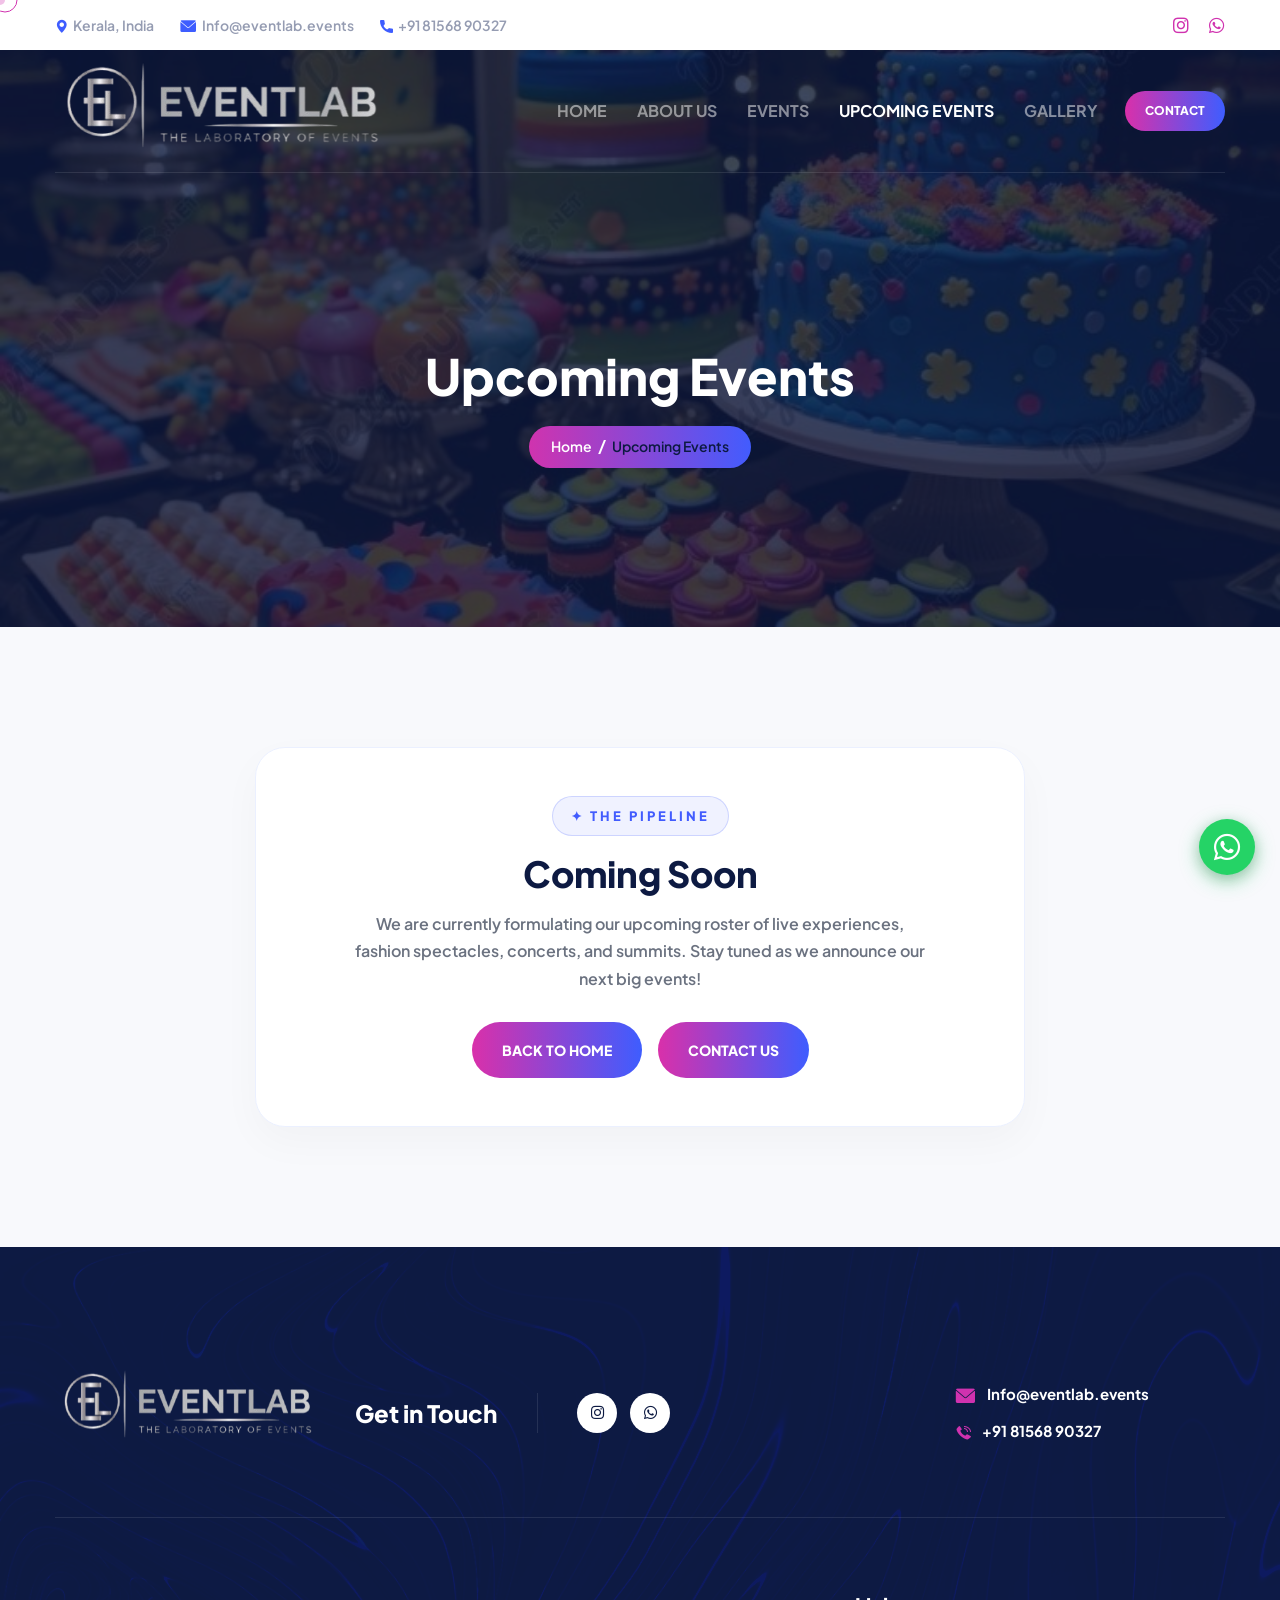
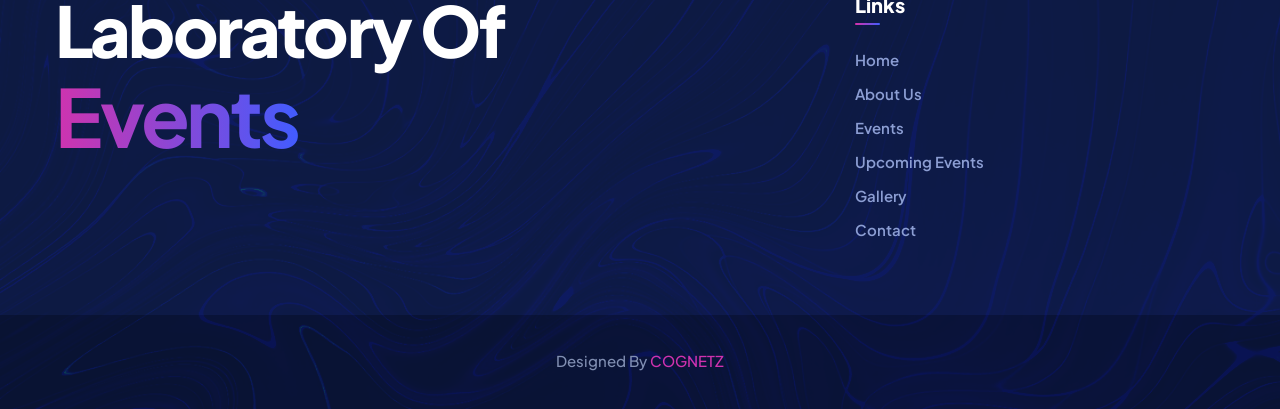
<file: upcoming.html>
<!DOCTYPE html>
<html lang="en">

<head>
    <meta charset="UTF-8" />
    <meta name="viewport" content="width=device-width, initial-scale=1.0" />
    <title>Upcoming Events | EVENTLAB | Laboratory of Events</title>
    <!-- favicons Icons -->
    <link rel="apple-touch-icon" sizes="180x180" href="assets/images/favicons/apple-touch-icon.png" />
    <link rel="icon" type="image/png" sizes="32x32" href="assets/images/favicons/favicon-32x32.png" />
    <link rel="icon" type="image/png" sizes="16x16" href="assets/images/favicons/favicon-16x16.png" />
    <link rel="manifest" href="assets/images/favicons/site.webmanifest" />
    <meta name="description" content="Discover upcoming events curated by EVENTLAB – The Laboratory of Events. From live concerts and fashion shows to corporate summits and destination celebrations." />

    <!-- fonts -->
    <link rel="preconnect" href="https://fonts.googleapis.com">
    <link rel="preconnect" href="https://fonts.gstatic.com" crossorigin>
    <link href="https://fonts.googleapis.com/css2?family=Plus+Jakarta+Sans:ital,wght@0,200..800;1,200..800&display=swap" rel="stylesheet">

    <link rel="stylesheet" href="assets/vendors/bootstrap/css/bootstrap.min.css" />
    <link rel="stylesheet" href="assets/vendors/bootstrap-select/bootstrap-select.min.css" />
    <link rel="stylesheet" href="assets/vendors/animate/animate.min.css" />
    <link rel="stylesheet" href="assets/vendors/fontawesome/css/all.min.css" />
    <link rel="stylesheet" href="assets/vendors/jquery-ui/jquery-ui.css" />
    <link rel="stylesheet" href="assets/vendors/jarallax/jarallax.css" />
    <link rel="stylesheet" href="assets/vendors/jquery-magnific-popup/jquery.magnific-popup.css" />
    <link rel="stylesheet" href="assets/vendors/aigence-icons/style.css" />
    <link rel="stylesheet" href="assets/vendors/swiper/css/swiper-bundle.min.css">
    <link rel="stylesheet" href="assets/vendors/owl-carousel/css/owl.carousel.min.css" />
    <link rel="stylesheet" href="assets/vendors/owl-carousel/css/owl.theme.default.min.css" />

    <!-- template styles -->
    <link rel="stylesheet" href="assets/css/aigence.css?v=2" />
</head>

<body class="custom-cursor">

    <div class="custom-cursor__cursor"></div>
    <div class="custom-cursor__cursor-two"></div>

    <div class="preloader">
        <div class="preloader__image" style="background-image: url('assets/images/logo event.png');"></div>
    </div>
    <!-- /.preloader -->
    <div class="page-wrapper">
        <div class="topbar topbar--two">
            <div class="container">
                <div class="topbar__inner">
                    <ul class="list-unstyled topbar__info">
                        <li>
                            <span class="topbar__info__icon"><i class="icon-location"></i></span>
                            <span><a href="https://www.google.com/maps?q=Kerala,+India" target="_blank">Kerala, India</a></span>
                        </li>
                        <li>
                            <span class="topbar__info__icon"><i class="icon-email"></i></span>
                            <span><a href="mailto:Info@eventlab.events">Info@eventlab.events</a></span>
                        </li>
                        <li>
                            <span class="topbar__info__icon"><i class="icon-phone"></i></span>
                            <span><a href="tel:+918156890327">+91 81568 90327</a></span>
                        </li>
                    </ul><!-- /.list-unstyled topbar__info -->
                    <div class="topbar__social">
                        <a href="https://www.instagram.com/eventlab.kerala/" target="_blank">
                            <i class="fab fa-instagram" aria-hidden="true" style="font-size: 18px;"></i>
                            <span class="sr-only">Instagram</span>
                        </a>
                        <a href="https://wa.me/918156890327" target="_blank">
                            <i class="fab fa-whatsapp" aria-hidden="true" style="font-size: 18px;"></i>
                            <span class="sr-only">WhatsApp</span>
                        </a>
                    </div><!-- /.topbar__social -->
                </div><!-- /.topbar__inner -->
            </div><!-- /.container -->
        </div><!-- /.topbar -->
        <nav class="main-header main-header--two sticky-header sticky-header--normal">
            <div class="main-header__container container">
                <div class="main-header__inner">
                    <div class="main-header__logo logo-retina">
                        <a href="index.html">
                            <img src="assets/images/logo event.png" alt="Eventslab Logo" width="340">
                        </a>
                    </div><!-- /.main-header__logo -->
                    <div class="main-header__right">
                        <nav class="main-header__nav main-menu">
                            <ul class="main-menu__list">
                                <li>
                                    <a href="index.html">Home</a>
                                </li>
                                <li>
                                    <a href="about.html">About Us</a>
                                </li>
                                <li>
                                    <a href="events.html">Events</a>
                                </li>
                                <li class="current">
                                    <a href="upcoming.html">Upcoming Events</a>
                                </li>
                                <li>
                                    <a href="gallery.html">Gallery</a>
                                </li>
                            </ul>
                        </nav><!-- /.main-header__nav -->
                        <div class="mobile-nav__btn mobile-nav__toggler">
                            <span></span>
                            <span></span>
                            <span></span>
                        </div><!-- /.mobile-nav__toggler -->
                        <div class="main-header__btn">
                            <a href="contact.html" class="aigence-btn">
                                <span class="aigence-btn__text">Contact</span>
                            </a><!-- /.aigence-btn -->
                        </div><!-- /.main-header__btn -->
                    </div><!-- /.main-header__right -->
                </div><!-- /.main-header__inner -->
            </div><!-- /.main-header__container container -->
        </nav>
        
        <section class="page-header">
            <div class="page-header__bg" style="background-image: url(assets/images/1540315b6c3be334eacda1b213f36e186b38000b5b39955025f96202e47a5769.jpg);"></div>
            <div class="container">
                <div class="page-header__content">
                    <h2 class="page-header__title">Upcoming Events</h2>
                    <ul class="aigence-breadcrumb list-unstyled">
                        <li><a href="index.html">Home</a></li>
                        <li><span>Upcoming Events</span></li>
                    </ul><!-- /.aigence-breadcrumb list-unstyled -->
                </div><!-- /.page-header__content -->
            </div><!-- /.container -->
        </section><!-- /.page-header -->

        <!-- Upcoming Events Section -->
        <section class="upcoming-page section-space" style="background-color: #F8F9FC;">
            <div class="container text-center">
                <div class="row justify-content-center">
                    <div class="col-lg-8">
                        <div class="upcoming-page__empty py-5 wow fadeInUp" data-wow-duration="1500ms" style="background: #FFFFFF; border-radius: 30px; border: 1px solid #EBF0FF; box-shadow: 0 15px 40px rgba(0,0,0,0.03); padding: 60px 30px;">
                            <div class="mb-3">
                                <span style="font-size: 13px; font-weight: 800; text-transform: uppercase; letter-spacing: 3px; color: #425CFE; display: inline-block; background: rgba(66, 92, 254, 0.08); padding: 6px 18px; border-radius: 30px; border: 1px solid rgba(66, 92, 254, 0.2);">✦ The Pipeline</span>
                            </div>
                            <h3 style="font-size: 36px; font-weight: 800; color: #0D1A42; margin-bottom: 15px;">Coming Soon</h3>
                            <p style="font-size: 16px; color: #6B7280; max-width: 580px; margin: 0 auto 30px; line-height: 1.7;">
                                We are currently formulating our upcoming roster of live experiences, fashion spectacles, concerts, and summits. Stay tuned as we announce our next big events!
                            </p>
                            <div class="d-flex flex-wrap justify-content-center gap-3">
                                <a href="index.html" class="aigence-btn">
                                    <span class="aigence-btn__text">Back to Home</span>
                                </a>
                                <a href="contact.html" class="aigence-btn">
                                    <span class="aigence-btn__text">Contact Us</span>
                                </a>
                            </div>
                        </div>
                    </div>
                </div>
            </div>
        </section>

        <!-- Footer -->
        <footer class="main-footer main-footer--two">
            <div class="main-footer__bg" style="background-image: url(assets/images/shapes/footer-bg-shape-2-1.png);"></div><!-- /.main-footer__bg -->
            <div class="main-footer__top">
                <div class="container">
                    <div class="row gutter-y-40 align-items-center">
                        <div class="col-xl-3 col-lg-4 col-md-5 wow fadeInUp" data-wow-duration="1500ms" data-wow-delay="00ms">
                            <div class="footer-widget footer-widget--about">
                                <a href="index.html" class="footer-widget__logo logo-retina">
                                    <img src="assets/images/logo event.png" alt="Eventslab Logo" width="320">
                                </a>
                            </div><!-- /.footer-widget -->
                        </div><!-- /.col-xl-3 -->
                        <div class="col-xl-6 col-lg-4 col-md-7 wow fadeInUp" data-wow-duration="1500ms" data-wow-delay="100ms">
                            <div class="footer-widget footer-widget--social">
                                <h3 class="footer-widget__social-title">Get in Touch</h3>
                                <div class="social-links">
                                     <a href="https://www.instagram.com/eventlab.kerala/" target="_blank">
                                         <span class="social-links__icon">
                                             <i class="fab fa-instagram" aria-hidden="true"></i>
                                             <span class="sr-only">Instagram</span>
                                         </span>
                                     </a>
                                     <a href="https://wa.me/918156890327" target="_blank">
                                         <span class="social-links__icon">
                                             <i class="fab fa-whatsapp" aria-hidden="true"></i>
                                             <span class="sr-only">WhatsApp</span>
                                         </span>
                                     </a>
                                 </div><!-- /.social-links -->
                            </div><!-- /.footer-widget -->
                        </div><!-- /.col-xl-6 -->
                        <div class="col-xl-3 col-lg-4 col-md-7 wow fadeInUp" data-wow-duration="1500ms" data-wow-delay="200ms">
                            <div class="footer-widget footer-widget--contact">
                                <ul class="list-unstyled footer-widget__info">
                                    <li>
                                        <span class="footer-widget__info__icon"><i class="icon-email"></i></span>
                                        <span><a href="mailto:Info@eventlab.events">Info@eventlab.events</a></span>
                                    </li>
                                    <li>
                                        <span class="footer-widget__info__icon"><i class="icon-phone-2"></i></span>
                                        <span><a href="tel:+918156890327">+91 81568 90327</a></span>
                                    </li>
                                </ul><!-- /.list-unstyled footer-widget__info -->
                            </div><!-- /.footer-widget -->
                        </div><!-- /.col-xl-3 -->
                    </div><!-- /.row gutter-y-40 -->
                </div><!-- /.container -->
            </div><!-- /.main-footer__top -->
            <div class="container">
                <div class="main-footer__wrapper">
                    <div class="row gutter-y-40">
                        <div class="col-lg-8 wow fadeInUp" data-wow-duration="1500ms" data-wow-delay="00ms">
                            <div class="footer-widget footer-widget--about">
                                <h3 class="footer-widget__about-title">Laboratory Of <br> <span>Events</span></h3>
                            </div><!-- /.footer-widget -->
                        </div><!-- /.col-lg-6 -->
                        <div class="col-lg-4 wow fadeInUp" data-wow-duration="1500ms" data-wow-delay="100ms">
                            <div class="footer-widget footer-widget--links">
                                <h2 class="footer-widget__title">Links</h2><!-- /.footer-widget__title -->
                                <ul class="list-unstyled footer-widget__links">
                                    <li><a href="index.html">Home</a></li>
                                    <li><a href="about.html">About Us</a></li>
                                    <li><a href="events.html">Events</a></li>
                                    <li><a href="upcoming.html">Upcoming Events</a></li>
                                    <li><a href="gallery.html">Gallery</a></li>
                                    <li><a href="contact.html">Contact</a></li>
                                </ul><!-- /.list-unstyled footer-widget__links -->
                            </div><!-- /.footer-widget -->
                        </div><!-- /.col-lg-6 -->
                    </div><!-- /.row gutter-y-40 -->
                </div><!-- /.main-footer__wrapper -->
            </div><!-- /.container -->
            <div class="main-footer__bottom">
                <div class="container">
                    <div class="main-footer__bottom__inner">
                        <p class="main-footer__copyright">
                            Designed By <a href="https://cognetz.com/" target="_blank">COGNETZ</a>
                        </p>
                    </div><!-- /.main-footer__inner -->
                </div><!-- /.container -->
            </div><!-- /.main-footer__bottom -->
        </footer><!-- /.main-footer -->

    </div><!-- /.page-wrapper -->

    <div class="mobile-nav__wrapper">
        <div class="mobile-nav__overlay mobile-nav__toggler"></div><!-- /.mobile-nav__overlay -->
        <div class="mobile-nav__content">
            <span class="mobile-nav__close mobile-nav__toggler"><i class="icon-close"></i></span>
            <div class="logo-box">
                <a href="index.html" aria-label="logo image"><img src="assets/images/logo event.png" width="300" alt="Eventslab Logo" /></a>
            </div><!-- /.logo-box -->
            <div class="mobile-nav__container"></div><!-- /.mobile-nav__container -->
            <div class="my-4 text-center">
                <a href="contact.html" class="aigence-btn" style="padding: 10px 20px; font-size: 14px; display: inline-block; border-radius: 30px;">
                    <span class="aigence-btn__text">Contact Us</span>
                </a>
            </div>
            <ul class="mobile-nav__contact list-unstyled">
                <li>
                    <span class="mobile-nav__contact__icon"><i class="fa fa-envelope"></i></span>
                    <a href="mailto:Info@eventlab.events">Info@eventlab.events</a>
                </li>
                <li>
                    <span class="mobile-nav__contact__icon"><i class="fa fa-phone-alt"></i></span>
                    <a href="tel:+918156890327">+91 81568 90327</a>
                </li>
            </ul><!-- /.mobile-nav__contact -->
            <div class="social-links">
                <a href="https://www.instagram.com/eventlab.kerala/" target="_blank">
                    <span class="social-links__icon">
                        <i class="fab fa-instagram" aria-hidden="true"></i>
                        <span class="sr-only">Instagram</span>
                    </span>
                </a>
                <a href="https://wa.me/918156890327" target="_blank">
                    <span class="social-links__icon">
                        <i class="fab fa-whatsapp" aria-hidden="true"></i>
                        <span class="sr-only">WhatsApp</span>
                    </span>
                </a>
            </div><!-- /.social-links -->
        </div><!-- /.mobile-nav__content -->
    </div><!-- /.mobile-nav__wrapper -->
    <div class="search-popup">
        <div class="search-popup__overlay search-toggler"></div><!-- /.search-popup__overlay -->
        <div class="search-popup__content">
            <form role="search" method="get" class="search-popup__form" action="#">
                <input type="text" id="search" placeholder="Search Here..." />
                <button type="submit" aria-label="search submit">
                    <i class="icon-search"></i>
                </button>
            </form>
        </div><!-- /.search-popup__content -->
    </div><!-- /.search-popup -->

    <a href="#" data-target="html" class="scroll-to-target scroll-to-top">
        <span class="scroll-to-top__text">back top</span>
        <span class="scroll-to-top__wrapper"><span class="scroll-to-top__inner"></span></span>
    </a>

    <!-- WhatsApp Floating Button -->
    <a href="https://wa.me/918156890327" target="_blank" rel="noopener noreferrer" class="whatsapp-btn-fixed" aria-label="Chat on WhatsApp">
        <i class="fab fa-whatsapp"></i>
    </a>

    <script src="assets/vendors/jquery/jquery-3.7.1.min.js"></script>
    <script src="assets/vendors/bootstrap/js/bootstrap.bundle.min.js"></script>
    <script src="assets/vendors/bootstrap-select/bootstrap-select.min.js"></script>
    <script src="assets/vendors/jarallax/jarallax.min.js"></script>
    <script src="assets/vendors/jquery-ui/jquery-ui.js"></script>
    <script src="assets/vendors/jquery-ajaxchimp/jquery.ajaxchimp.min.js"></script>
    <script src="assets/vendors/jquery-appear/jquery.appear.min.js"></script>
    <script src="assets/vendors/jquery-magnific-popup/jquery.magnific-popup.min.js"></script>
    <script src="assets/vendors/jquery-validate/jquery.validate.min.js"></script>
    <script src="assets/vendors/wnumb/wNumb.min.js"></script>
    <script src="assets/vendors/owl-carousel/js/owl.carousel.min.js"></script>
    <script src="assets/vendors/wow/wow.js"></script>
    <script src="assets/vendors/imagesloaded/imagesloaded.min.js"></script>
    <script src="assets/vendors/isotope/isotope.js"></script>
    <script src="assets/vendors/swiper/js/swiper-bundle.min.js"></script>
    <script src="assets/vendors/countdown/countdown.min.js"></script>
    <script src="assets/vendors/jquery-circleType/jquery.circleType.js"></script>
    <script src="assets/vendors/jquery-lettering/jquery.lettering.min.js"></script>
    <!-- gsap js -->
    <script src="assets/vendors/gsap/gsap.js"></script>
    <script src="assets/vendors/gsap/scrolltrigger.min.js"></script>
    <script src="assets/vendors/gsap/splittext.min.js"></script>
    <script src="assets/vendors/gsap/aigence-split.js"></script>
    <!-- template js -->
    <script src="assets/js/aigence.js"></script>
</body>

</html>
</file>
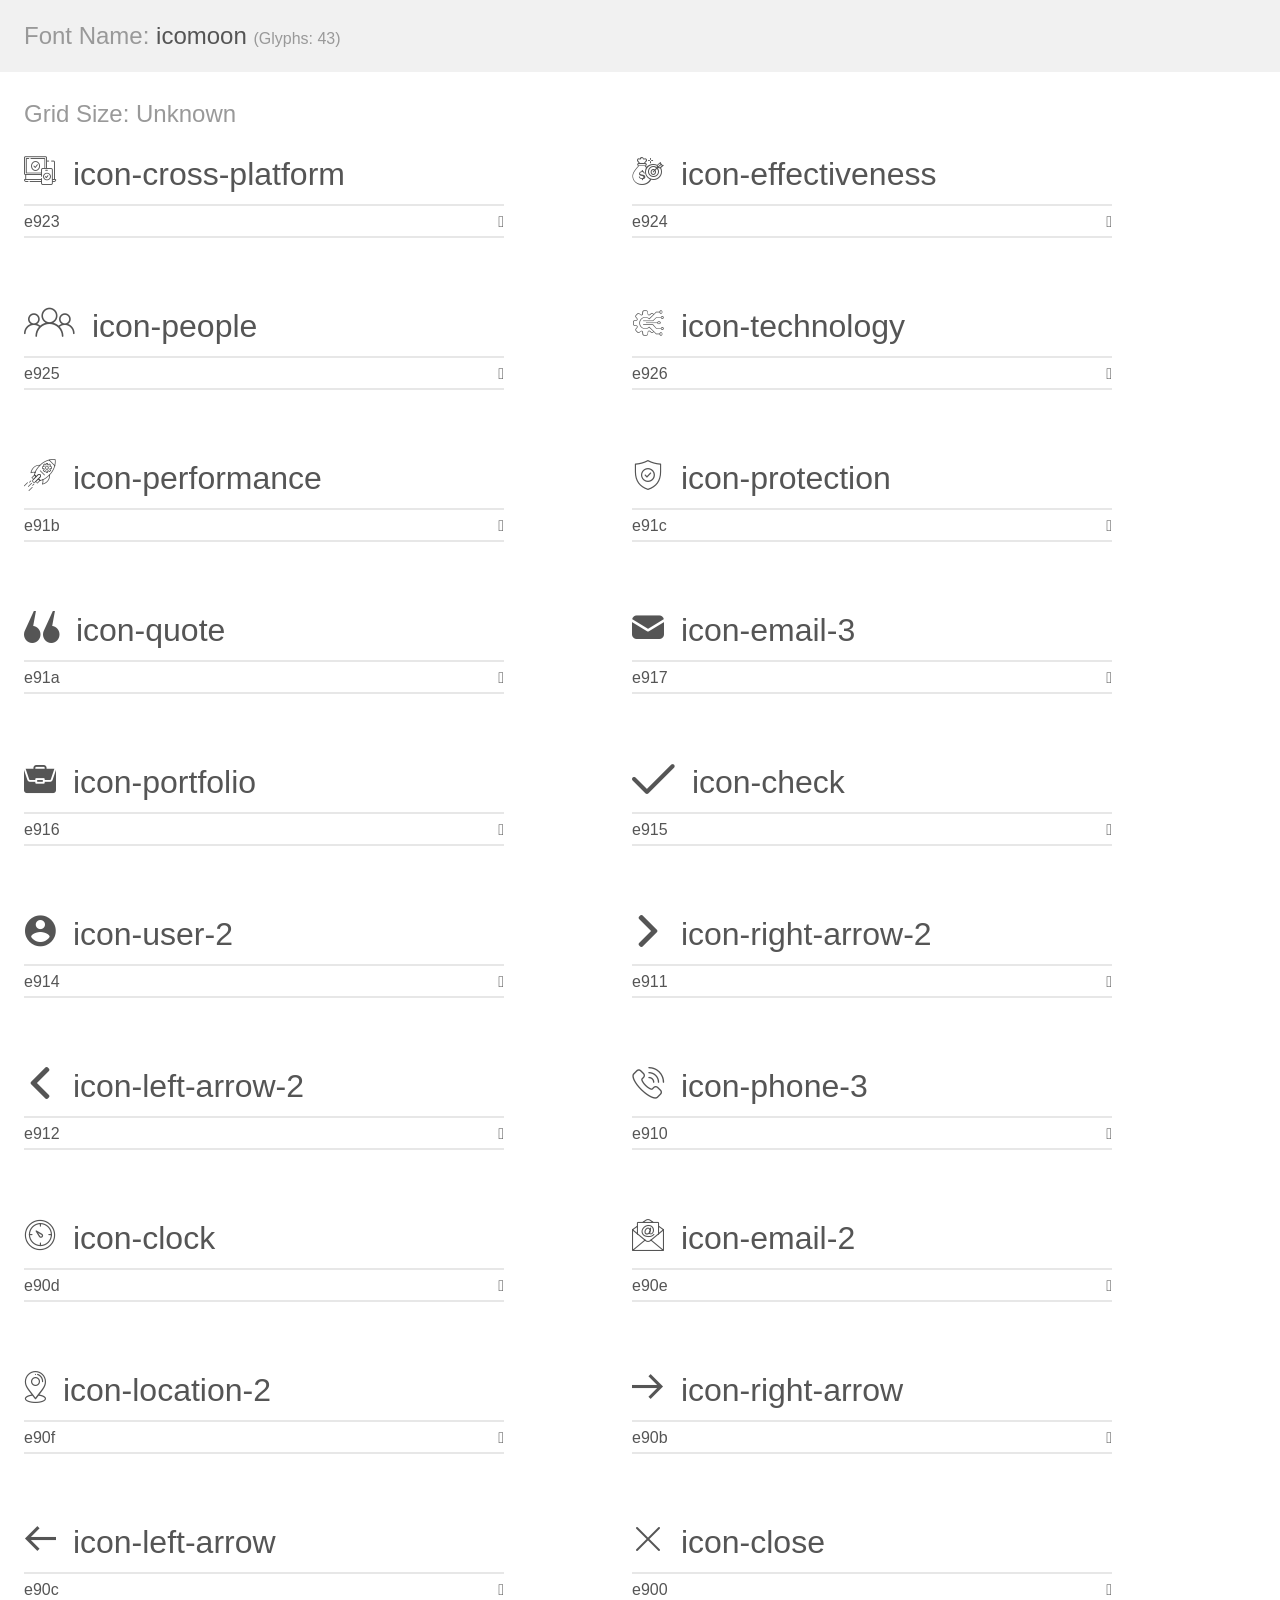
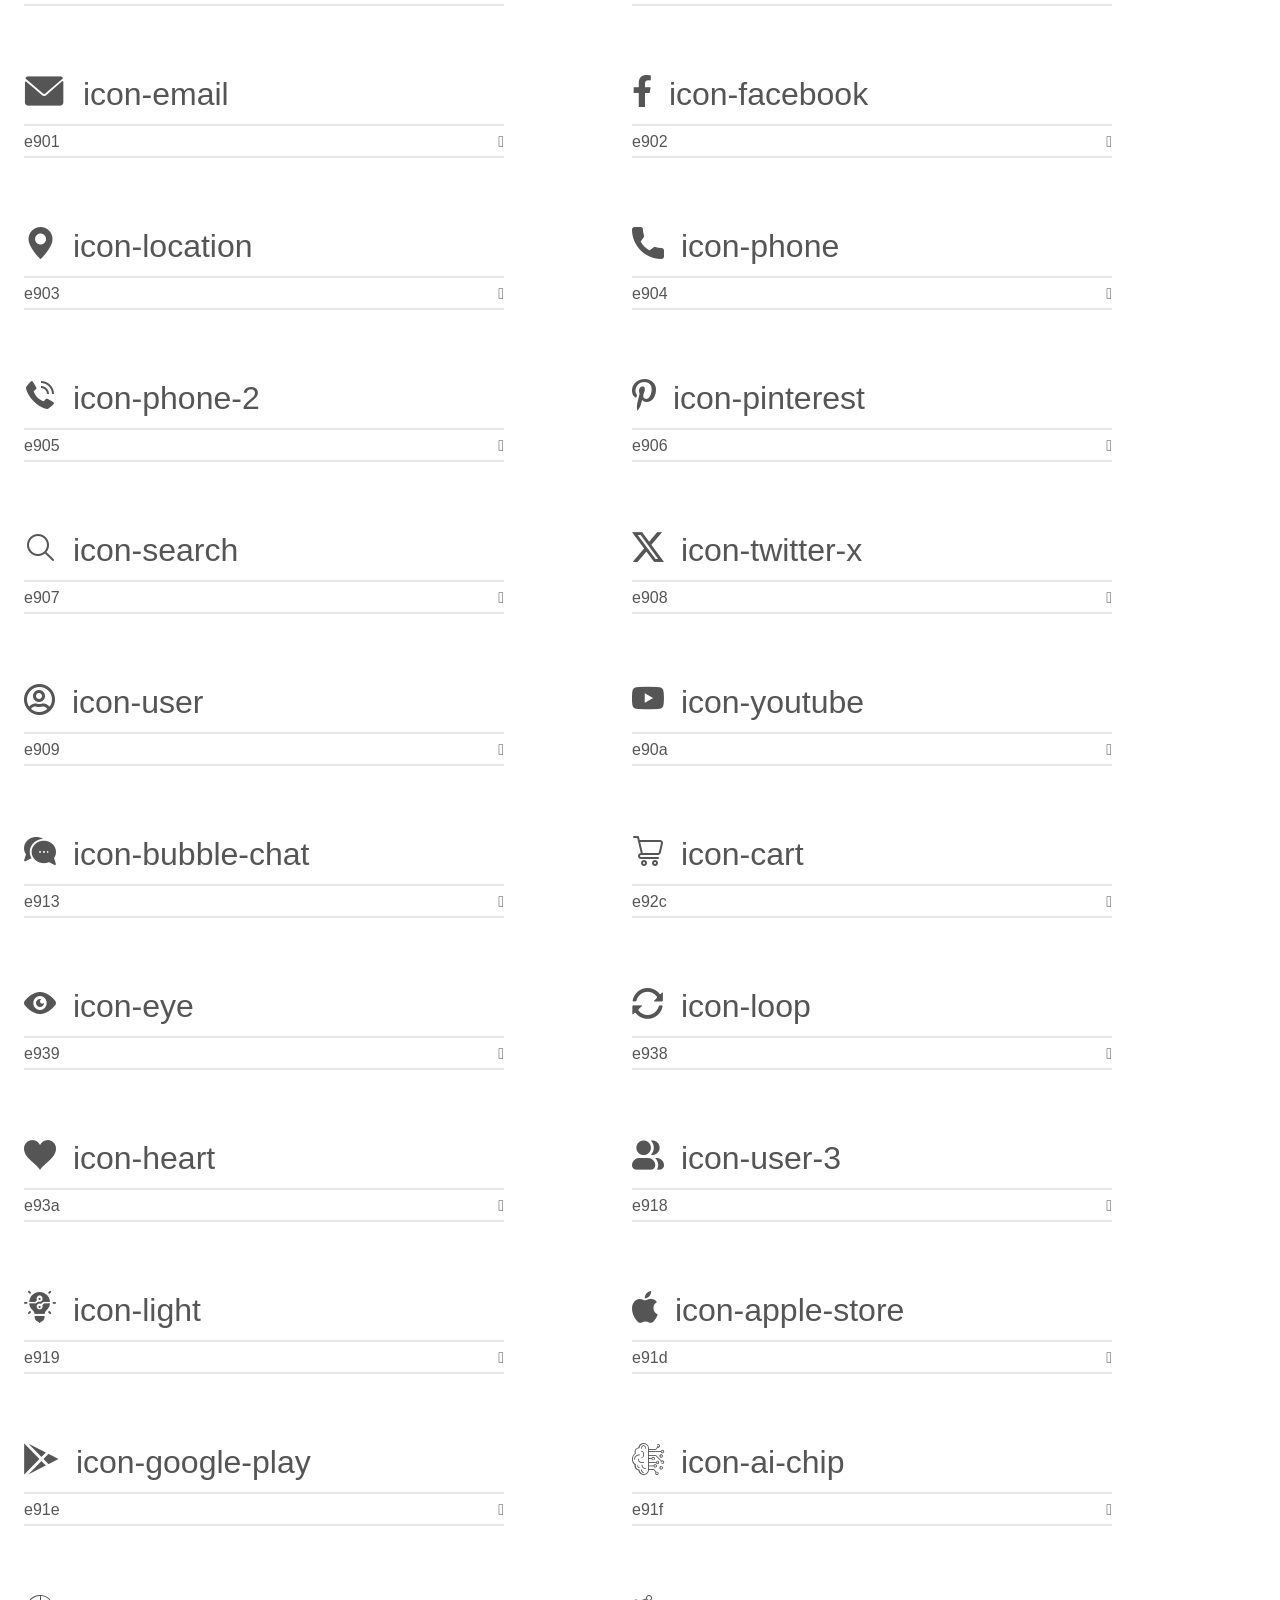
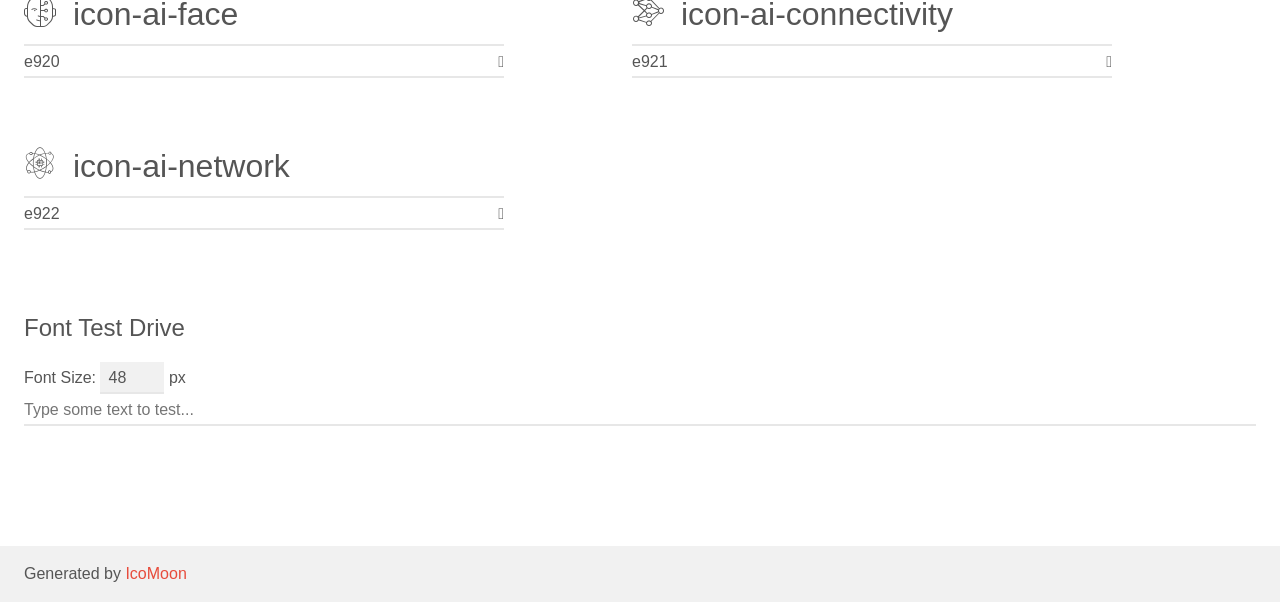
<file: assets/vendors/aigence-icons/demo.html>
<!doctype html>
<html>
<head>
    <meta charset="utf-8">
    <title>IcoMoon Demo</title>
    <meta name="description" content="An Icon Font Generated By IcoMoon.io">
    <meta name="viewport" content="width=device-width, initial-scale=1">
    <link rel="stylesheet" href="demo-files/demo.css">
    <link rel="stylesheet" href="style.css"></head>
<body>
    <div class="bgc1 clearfix">
        <h1 class="mhmm mvm"><span class="fgc1">Font Name:</span> icomoon <small class="fgc1">(Glyphs:&nbsp;43)</small></h1>
    </div>
    <div class="clearfix mhl ptl">
        <h1 class="mvm mtn fgc1">Grid Size: Unknown</h1>
        <div class="glyph fs1">
            <div class="clearfix bshadow0 pbs">
                <span class="icon-cross-platform"></span>
                <span class="mls"> icon-cross-platform</span>
            </div>
            <fieldset class="fs0 size1of1 clearfix hidden-false">
                <input type="text" readonly value="e923" class="unit size1of2" />
                <input type="text" maxlength="1" readonly value="&#xe923;" class="unitRight size1of2 talign-right" />
            </fieldset>
            <div class="fs0 bshadow0 clearfix hidden-true">
                <span class="unit pvs fgc1">liga: </span>
                <input type="text" readonly value="" class="liga unitRight" />
            </div>
        </div>
        <div class="glyph fs1">
            <div class="clearfix bshadow0 pbs">
                <span class="icon-effectiveness"></span>
                <span class="mls"> icon-effectiveness</span>
            </div>
            <fieldset class="fs0 size1of1 clearfix hidden-false">
                <input type="text" readonly value="e924" class="unit size1of2" />
                <input type="text" maxlength="1" readonly value="&#xe924;" class="unitRight size1of2 talign-right" />
            </fieldset>
            <div class="fs0 bshadow0 clearfix hidden-true">
                <span class="unit pvs fgc1">liga: </span>
                <input type="text" readonly value="" class="liga unitRight" />
            </div>
        </div>
        <div class="glyph fs1">
            <div class="clearfix bshadow0 pbs">
                <span class="icon-people"></span>
                <span class="mls"> icon-people</span>
            </div>
            <fieldset class="fs0 size1of1 clearfix hidden-false">
                <input type="text" readonly value="e925" class="unit size1of2" />
                <input type="text" maxlength="1" readonly value="&#xe925;" class="unitRight size1of2 talign-right" />
            </fieldset>
            <div class="fs0 bshadow0 clearfix hidden-true">
                <span class="unit pvs fgc1">liga: </span>
                <input type="text" readonly value="" class="liga unitRight" />
            </div>
        </div>
        <div class="glyph fs1">
            <div class="clearfix bshadow0 pbs">
                <span class="icon-technology"></span>
                <span class="mls"> icon-technology</span>
            </div>
            <fieldset class="fs0 size1of1 clearfix hidden-false">
                <input type="text" readonly value="e926" class="unit size1of2" />
                <input type="text" maxlength="1" readonly value="&#xe926;" class="unitRight size1of2 talign-right" />
            </fieldset>
            <div class="fs0 bshadow0 clearfix hidden-true">
                <span class="unit pvs fgc1">liga: </span>
                <input type="text" readonly value="" class="liga unitRight" />
            </div>
        </div>
        <div class="glyph fs1">
            <div class="clearfix bshadow0 pbs">
                <span class="icon-performance"></span>
                <span class="mls"> icon-performance</span>
            </div>
            <fieldset class="fs0 size1of1 clearfix hidden-false">
                <input type="text" readonly value="e91b" class="unit size1of2" />
                <input type="text" maxlength="1" readonly value="&#xe91b;" class="unitRight size1of2 talign-right" />
            </fieldset>
            <div class="fs0 bshadow0 clearfix hidden-true">
                <span class="unit pvs fgc1">liga: </span>
                <input type="text" readonly value="" class="liga unitRight" />
            </div>
        </div>
        <div class="glyph fs1">
            <div class="clearfix bshadow0 pbs">
                <span class="icon-protection"></span>
                <span class="mls"> icon-protection</span>
            </div>
            <fieldset class="fs0 size1of1 clearfix hidden-false">
                <input type="text" readonly value="e91c" class="unit size1of2" />
                <input type="text" maxlength="1" readonly value="&#xe91c;" class="unitRight size1of2 talign-right" />
            </fieldset>
            <div class="fs0 bshadow0 clearfix hidden-true">
                <span class="unit pvs fgc1">liga: </span>
                <input type="text" readonly value="" class="liga unitRight" />
            </div>
        </div>
        <div class="glyph fs1">
            <div class="clearfix bshadow0 pbs">
                <span class="icon-quote"></span>
                <span class="mls"> icon-quote</span>
            </div>
            <fieldset class="fs0 size1of1 clearfix hidden-false">
                <input type="text" readonly value="e91a" class="unit size1of2" />
                <input type="text" maxlength="1" readonly value="&#xe91a;" class="unitRight size1of2 talign-right" />
            </fieldset>
            <div class="fs0 bshadow0 clearfix hidden-true">
                <span class="unit pvs fgc1">liga: </span>
                <input type="text" readonly value="" class="liga unitRight" />
            </div>
        </div>
        <div class="glyph fs1">
            <div class="clearfix bshadow0 pbs">
                <span class="icon-email-3"></span>
                <span class="mls"> icon-email-3</span>
            </div>
            <fieldset class="fs0 size1of1 clearfix hidden-false">
                <input type="text" readonly value="e917" class="unit size1of2" />
                <input type="text" maxlength="1" readonly value="&#xe917;" class="unitRight size1of2 talign-right" />
            </fieldset>
            <div class="fs0 bshadow0 clearfix hidden-true">
                <span class="unit pvs fgc1">liga: </span>
                <input type="text" readonly value="" class="liga unitRight" />
            </div>
        </div>
        <div class="glyph fs1">
            <div class="clearfix bshadow0 pbs">
                <span class="icon-portfolio"></span>
                <span class="mls"> icon-portfolio</span>
            </div>
            <fieldset class="fs0 size1of1 clearfix hidden-false">
                <input type="text" readonly value="e916" class="unit size1of2" />
                <input type="text" maxlength="1" readonly value="&#xe916;" class="unitRight size1of2 talign-right" />
            </fieldset>
            <div class="fs0 bshadow0 clearfix hidden-true">
                <span class="unit pvs fgc1">liga: </span>
                <input type="text" readonly value="" class="liga unitRight" />
            </div>
        </div>
        <div class="glyph fs1">
            <div class="clearfix bshadow0 pbs">
                <span class="icon-check"></span>
                <span class="mls"> icon-check</span>
            </div>
            <fieldset class="fs0 size1of1 clearfix hidden-false">
                <input type="text" readonly value="e915" class="unit size1of2" />
                <input type="text" maxlength="1" readonly value="&#xe915;" class="unitRight size1of2 talign-right" />
            </fieldset>
            <div class="fs0 bshadow0 clearfix hidden-true">
                <span class="unit pvs fgc1">liga: </span>
                <input type="text" readonly value="" class="liga unitRight" />
            </div>
        </div>
        <div class="glyph fs1">
            <div class="clearfix bshadow0 pbs">
                <span class="icon-user-2"></span>
                <span class="mls"> icon-user-2</span>
            </div>
            <fieldset class="fs0 size1of1 clearfix hidden-false">
                <input type="text" readonly value="e914" class="unit size1of2" />
                <input type="text" maxlength="1" readonly value="&#xe914;" class="unitRight size1of2 talign-right" />
            </fieldset>
            <div class="fs0 bshadow0 clearfix hidden-true">
                <span class="unit pvs fgc1">liga: </span>
                <input type="text" readonly value="" class="liga unitRight" />
            </div>
        </div>
        <div class="glyph fs1">
            <div class="clearfix bshadow0 pbs">
                <span class="icon-right-arrow-2"></span>
                <span class="mls"> icon-right-arrow-2</span>
            </div>
            <fieldset class="fs0 size1of1 clearfix hidden-false">
                <input type="text" readonly value="e911" class="unit size1of2" />
                <input type="text" maxlength="1" readonly value="&#xe911;" class="unitRight size1of2 talign-right" />
            </fieldset>
            <div class="fs0 bshadow0 clearfix hidden-true">
                <span class="unit pvs fgc1">liga: </span>
                <input type="text" readonly value="" class="liga unitRight" />
            </div>
        </div>
        <div class="glyph fs1">
            <div class="clearfix bshadow0 pbs">
                <span class="icon-left-arrow-2"></span>
                <span class="mls"> icon-left-arrow-2</span>
            </div>
            <fieldset class="fs0 size1of1 clearfix hidden-false">
                <input type="text" readonly value="e912" class="unit size1of2" />
                <input type="text" maxlength="1" readonly value="&#xe912;" class="unitRight size1of2 talign-right" />
            </fieldset>
            <div class="fs0 bshadow0 clearfix hidden-true">
                <span class="unit pvs fgc1">liga: </span>
                <input type="text" readonly value="" class="liga unitRight" />
            </div>
        </div>
        <div class="glyph fs1">
            <div class="clearfix bshadow0 pbs">
                <span class="icon-phone-3"></span>
                <span class="mls"> icon-phone-3</span>
            </div>
            <fieldset class="fs0 size1of1 clearfix hidden-false">
                <input type="text" readonly value="e910" class="unit size1of2" />
                <input type="text" maxlength="1" readonly value="&#xe910;" class="unitRight size1of2 talign-right" />
            </fieldset>
            <div class="fs0 bshadow0 clearfix hidden-true">
                <span class="unit pvs fgc1">liga: </span>
                <input type="text" readonly value="" class="liga unitRight" />
            </div>
        </div>
        <div class="glyph fs1">
            <div class="clearfix bshadow0 pbs">
                <span class="icon-clock"></span>
                <span class="mls"> icon-clock</span>
            </div>
            <fieldset class="fs0 size1of1 clearfix hidden-false">
                <input type="text" readonly value="e90d" class="unit size1of2" />
                <input type="text" maxlength="1" readonly value="&#xe90d;" class="unitRight size1of2 talign-right" />
            </fieldset>
            <div class="fs0 bshadow0 clearfix hidden-true">
                <span class="unit pvs fgc1">liga: </span>
                <input type="text" readonly value="" class="liga unitRight" />
            </div>
        </div>
        <div class="glyph fs1">
            <div class="clearfix bshadow0 pbs">
                <span class="icon-email-2"></span>
                <span class="mls"> icon-email-2</span>
            </div>
            <fieldset class="fs0 size1of1 clearfix hidden-false">
                <input type="text" readonly value="e90e" class="unit size1of2" />
                <input type="text" maxlength="1" readonly value="&#xe90e;" class="unitRight size1of2 talign-right" />
            </fieldset>
            <div class="fs0 bshadow0 clearfix hidden-true">
                <span class="unit pvs fgc1">liga: </span>
                <input type="text" readonly value="" class="liga unitRight" />
            </div>
        </div>
        <div class="glyph fs1">
            <div class="clearfix bshadow0 pbs">
                <span class="icon-location-2"></span>
                <span class="mls"> icon-location-2</span>
            </div>
            <fieldset class="fs0 size1of1 clearfix hidden-false">
                <input type="text" readonly value="e90f" class="unit size1of2" />
                <input type="text" maxlength="1" readonly value="&#xe90f;" class="unitRight size1of2 talign-right" />
            </fieldset>
            <div class="fs0 bshadow0 clearfix hidden-true">
                <span class="unit pvs fgc1">liga: </span>
                <input type="text" readonly value="" class="liga unitRight" />
            </div>
        </div>
        <div class="glyph fs1">
            <div class="clearfix bshadow0 pbs">
                <span class="icon-right-arrow"></span>
                <span class="mls"> icon-right-arrow</span>
            </div>
            <fieldset class="fs0 size1of1 clearfix hidden-false">
                <input type="text" readonly value="e90b" class="unit size1of2" />
                <input type="text" maxlength="1" readonly value="&#xe90b;" class="unitRight size1of2 talign-right" />
            </fieldset>
            <div class="fs0 bshadow0 clearfix hidden-true">
                <span class="unit pvs fgc1">liga: </span>
                <input type="text" readonly value="" class="liga unitRight" />
            </div>
        </div>
        <div class="glyph fs1">
            <div class="clearfix bshadow0 pbs">
                <span class="icon-left-arrow"></span>
                <span class="mls"> icon-left-arrow</span>
            </div>
            <fieldset class="fs0 size1of1 clearfix hidden-false">
                <input type="text" readonly value="e90c" class="unit size1of2" />
                <input type="text" maxlength="1" readonly value="&#xe90c;" class="unitRight size1of2 talign-right" />
            </fieldset>
            <div class="fs0 bshadow0 clearfix hidden-true">
                <span class="unit pvs fgc1">liga: </span>
                <input type="text" readonly value="" class="liga unitRight" />
            </div>
        </div>
        <div class="glyph fs1">
            <div class="clearfix bshadow0 pbs">
                <span class="icon-close"></span>
                <span class="mls"> icon-close</span>
            </div>
            <fieldset class="fs0 size1of1 clearfix hidden-false">
                <input type="text" readonly value="e900" class="unit size1of2" />
                <input type="text" maxlength="1" readonly value="&#xe900;" class="unitRight size1of2 talign-right" />
            </fieldset>
            <div class="fs0 bshadow0 clearfix hidden-true">
                <span class="unit pvs fgc1">liga: </span>
                <input type="text" readonly value="" class="liga unitRight" />
            </div>
        </div>
        <div class="glyph fs1">
            <div class="clearfix bshadow0 pbs">
                <span class="icon-email"></span>
                <span class="mls"> icon-email</span>
            </div>
            <fieldset class="fs0 size1of1 clearfix hidden-false">
                <input type="text" readonly value="e901" class="unit size1of2" />
                <input type="text" maxlength="1" readonly value="&#xe901;" class="unitRight size1of2 talign-right" />
            </fieldset>
            <div class="fs0 bshadow0 clearfix hidden-true">
                <span class="unit pvs fgc1">liga: </span>
                <input type="text" readonly value="" class="liga unitRight" />
            </div>
        </div>
        <div class="glyph fs1">
            <div class="clearfix bshadow0 pbs">
                <span class="icon-facebook"></span>
                <span class="mls"> icon-facebook</span>
            </div>
            <fieldset class="fs0 size1of1 clearfix hidden-false">
                <input type="text" readonly value="e902" class="unit size1of2" />
                <input type="text" maxlength="1" readonly value="&#xe902;" class="unitRight size1of2 talign-right" />
            </fieldset>
            <div class="fs0 bshadow0 clearfix hidden-true">
                <span class="unit pvs fgc1">liga: </span>
                <input type="text" readonly value="" class="liga unitRight" />
            </div>
        </div>
        <div class="glyph fs1">
            <div class="clearfix bshadow0 pbs">
                <span class="icon-location"></span>
                <span class="mls"> icon-location</span>
            </div>
            <fieldset class="fs0 size1of1 clearfix hidden-false">
                <input type="text" readonly value="e903" class="unit size1of2" />
                <input type="text" maxlength="1" readonly value="&#xe903;" class="unitRight size1of2 talign-right" />
            </fieldset>
            <div class="fs0 bshadow0 clearfix hidden-true">
                <span class="unit pvs fgc1">liga: </span>
                <input type="text" readonly value="" class="liga unitRight" />
            </div>
        </div>
        <div class="glyph fs1">
            <div class="clearfix bshadow0 pbs">
                <span class="icon-phone"></span>
                <span class="mls"> icon-phone</span>
            </div>
            <fieldset class="fs0 size1of1 clearfix hidden-false">
                <input type="text" readonly value="e904" class="unit size1of2" />
                <input type="text" maxlength="1" readonly value="&#xe904;" class="unitRight size1of2 talign-right" />
            </fieldset>
            <div class="fs0 bshadow0 clearfix hidden-true">
                <span class="unit pvs fgc1">liga: </span>
                <input type="text" readonly value="" class="liga unitRight" />
            </div>
        </div>
        <div class="glyph fs1">
            <div class="clearfix bshadow0 pbs">
                <span class="icon-phone-2"></span>
                <span class="mls"> icon-phone-2</span>
            </div>
            <fieldset class="fs0 size1of1 clearfix hidden-false">
                <input type="text" readonly value="e905" class="unit size1of2" />
                <input type="text" maxlength="1" readonly value="&#xe905;" class="unitRight size1of2 talign-right" />
            </fieldset>
            <div class="fs0 bshadow0 clearfix hidden-true">
                <span class="unit pvs fgc1">liga: </span>
                <input type="text" readonly value="" class="liga unitRight" />
            </div>
        </div>
        <div class="glyph fs1">
            <div class="clearfix bshadow0 pbs">
                <span class="icon-pinterest"></span>
                <span class="mls"> icon-pinterest</span>
            </div>
            <fieldset class="fs0 size1of1 clearfix hidden-false">
                <input type="text" readonly value="e906" class="unit size1of2" />
                <input type="text" maxlength="1" readonly value="&#xe906;" class="unitRight size1of2 talign-right" />
            </fieldset>
            <div class="fs0 bshadow0 clearfix hidden-true">
                <span class="unit pvs fgc1">liga: </span>
                <input type="text" readonly value="" class="liga unitRight" />
            </div>
        </div>
        <div class="glyph fs1">
            <div class="clearfix bshadow0 pbs">
                <span class="icon-search"></span>
                <span class="mls"> icon-search</span>
            </div>
            <fieldset class="fs0 size1of1 clearfix hidden-false">
                <input type="text" readonly value="e907" class="unit size1of2" />
                <input type="text" maxlength="1" readonly value="&#xe907;" class="unitRight size1of2 talign-right" />
            </fieldset>
            <div class="fs0 bshadow0 clearfix hidden-true">
                <span class="unit pvs fgc1">liga: </span>
                <input type="text" readonly value="" class="liga unitRight" />
            </div>
        </div>
        <div class="glyph fs1">
            <div class="clearfix bshadow0 pbs">
                <span class="icon-twitter-x"></span>
                <span class="mls"> icon-twitter-x</span>
            </div>
            <fieldset class="fs0 size1of1 clearfix hidden-false">
                <input type="text" readonly value="e908" class="unit size1of2" />
                <input type="text" maxlength="1" readonly value="&#xe908;" class="unitRight size1of2 talign-right" />
            </fieldset>
            <div class="fs0 bshadow0 clearfix hidden-true">
                <span class="unit pvs fgc1">liga: </span>
                <input type="text" readonly value="" class="liga unitRight" />
            </div>
        </div>
        <div class="glyph fs1">
            <div class="clearfix bshadow0 pbs">
                <span class="icon-user"></span>
                <span class="mls"> icon-user</span>
            </div>
            <fieldset class="fs0 size1of1 clearfix hidden-false">
                <input type="text" readonly value="e909" class="unit size1of2" />
                <input type="text" maxlength="1" readonly value="&#xe909;" class="unitRight size1of2 talign-right" />
            </fieldset>
            <div class="fs0 bshadow0 clearfix hidden-true">
                <span class="unit pvs fgc1">liga: </span>
                <input type="text" readonly value="" class="liga unitRight" />
            </div>
        </div>
        <div class="glyph fs1">
            <div class="clearfix bshadow0 pbs">
                <span class="icon-youtube"></span>
                <span class="mls"> icon-youtube</span>
            </div>
            <fieldset class="fs0 size1of1 clearfix hidden-false">
                <input type="text" readonly value="e90a" class="unit size1of2" />
                <input type="text" maxlength="1" readonly value="&#xe90a;" class="unitRight size1of2 talign-right" />
            </fieldset>
            <div class="fs0 bshadow0 clearfix hidden-true">
                <span class="unit pvs fgc1">liga: </span>
                <input type="text" readonly value="" class="liga unitRight" />
            </div>
        </div>
        <div class="glyph fs1">
            <div class="clearfix bshadow0 pbs">
                <span class="icon-bubble-chat"></span>
                <span class="mls"> icon-bubble-chat</span>
            </div>
            <fieldset class="fs0 size1of1 clearfix hidden-false">
                <input type="text" readonly value="e913" class="unit size1of2" />
                <input type="text" maxlength="1" readonly value="&#xe913;" class="unitRight size1of2 talign-right" />
            </fieldset>
            <div class="fs0 bshadow0 clearfix hidden-true">
                <span class="unit pvs fgc1">liga: </span>
                <input type="text" readonly value="" class="liga unitRight" />
            </div>
        </div>
        <div class="glyph fs1">
            <div class="clearfix bshadow0 pbs">
                <span class="icon-cart"></span>
                <span class="mls"> icon-cart</span>
            </div>
            <fieldset class="fs0 size1of1 clearfix hidden-false">
                <input type="text" readonly value="e92c" class="unit size1of2" />
                <input type="text" maxlength="1" readonly value="&#xe92c;" class="unitRight size1of2 talign-right" />
            </fieldset>
            <div class="fs0 bshadow0 clearfix hidden-true">
                <span class="unit pvs fgc1">liga: </span>
                <input type="text" readonly value="" class="liga unitRight" />
            </div>
        </div>
        <div class="glyph fs1">
            <div class="clearfix bshadow0 pbs">
                <span class="icon-eye"></span>
                <span class="mls"> icon-eye</span>
            </div>
            <fieldset class="fs0 size1of1 clearfix hidden-false">
                <input type="text" readonly value="e939" class="unit size1of2" />
                <input type="text" maxlength="1" readonly value="&#xe939;" class="unitRight size1of2 talign-right" />
            </fieldset>
            <div class="fs0 bshadow0 clearfix hidden-true">
                <span class="unit pvs fgc1">liga: </span>
                <input type="text" readonly value="" class="liga unitRight" />
            </div>
        </div>
        <div class="glyph fs1">
            <div class="clearfix bshadow0 pbs">
                <span class="icon-loop"></span>
                <span class="mls"> icon-loop</span>
            </div>
            <fieldset class="fs0 size1of1 clearfix hidden-false">
                <input type="text" readonly value="e938" class="unit size1of2" />
                <input type="text" maxlength="1" readonly value="&#xe938;" class="unitRight size1of2 talign-right" />
            </fieldset>
            <div class="fs0 bshadow0 clearfix hidden-true">
                <span class="unit pvs fgc1">liga: </span>
                <input type="text" readonly value="" class="liga unitRight" />
            </div>
        </div>
        <div class="glyph fs1">
            <div class="clearfix bshadow0 pbs">
                <span class="icon-heart"></span>
                <span class="mls"> icon-heart</span>
            </div>
            <fieldset class="fs0 size1of1 clearfix hidden-false">
                <input type="text" readonly value="e93a" class="unit size1of2" />
                <input type="text" maxlength="1" readonly value="&#xe93a;" class="unitRight size1of2 talign-right" />
            </fieldset>
            <div class="fs0 bshadow0 clearfix hidden-true">
                <span class="unit pvs fgc1">liga: </span>
                <input type="text" readonly value="" class="liga unitRight" />
            </div>
        </div>
        <div class="glyph fs1">
            <div class="clearfix bshadow0 pbs">
                <span class="icon-user-3"></span>
                <span class="mls"> icon-user-3</span>
            </div>
            <fieldset class="fs0 size1of1 clearfix hidden-false">
                <input type="text" readonly value="e918" class="unit size1of2" />
                <input type="text" maxlength="1" readonly value="&#xe918;" class="unitRight size1of2 talign-right" />
            </fieldset>
            <div class="fs0 bshadow0 clearfix hidden-true">
                <span class="unit pvs fgc1">liga: </span>
                <input type="text" readonly value="" class="liga unitRight" />
            </div>
        </div>
        <div class="glyph fs1">
            <div class="clearfix bshadow0 pbs">
                <span class="icon-light"></span>
                <span class="mls"> icon-light</span>
            </div>
            <fieldset class="fs0 size1of1 clearfix hidden-false">
                <input type="text" readonly value="e919" class="unit size1of2" />
                <input type="text" maxlength="1" readonly value="&#xe919;" class="unitRight size1of2 talign-right" />
            </fieldset>
            <div class="fs0 bshadow0 clearfix hidden-true">
                <span class="unit pvs fgc1">liga: </span>
                <input type="text" readonly value="" class="liga unitRight" />
            </div>
        </div>
        <div class="glyph fs1">
            <div class="clearfix bshadow0 pbs">
                <span class="icon-apple-store"></span>
                <span class="mls"> icon-apple-store</span>
            </div>
            <fieldset class="fs0 size1of1 clearfix hidden-false">
                <input type="text" readonly value="e91d" class="unit size1of2" />
                <input type="text" maxlength="1" readonly value="&#xe91d;" class="unitRight size1of2 talign-right" />
            </fieldset>
            <div class="fs0 bshadow0 clearfix hidden-true">
                <span class="unit pvs fgc1">liga: </span>
                <input type="text" readonly value="" class="liga unitRight" />
            </div>
        </div>
        <div class="glyph fs1">
            <div class="clearfix bshadow0 pbs">
                <span class="icon-google-play"></span>
                <span class="mls"> icon-google-play</span>
            </div>
            <fieldset class="fs0 size1of1 clearfix hidden-false">
                <input type="text" readonly value="e91e" class="unit size1of2" />
                <input type="text" maxlength="1" readonly value="&#xe91e;" class="unitRight size1of2 talign-right" />
            </fieldset>
            <div class="fs0 bshadow0 clearfix hidden-true">
                <span class="unit pvs fgc1">liga: </span>
                <input type="text" readonly value="" class="liga unitRight" />
            </div>
        </div>
        <div class="glyph fs1">
            <div class="clearfix bshadow0 pbs">
                <span class="icon-ai-chip"></span>
                <span class="mls"> icon-ai-chip</span>
            </div>
            <fieldset class="fs0 size1of1 clearfix hidden-false">
                <input type="text" readonly value="e91f" class="unit size1of2" />
                <input type="text" maxlength="1" readonly value="&#xe91f;" class="unitRight size1of2 talign-right" />
            </fieldset>
            <div class="fs0 bshadow0 clearfix hidden-true">
                <span class="unit pvs fgc1">liga: </span>
                <input type="text" readonly value="" class="liga unitRight" />
            </div>
        </div>
        <div class="glyph fs1">
            <div class="clearfix bshadow0 pbs">
                <span class="icon-ai-face"></span>
                <span class="mls"> icon-ai-face</span>
            </div>
            <fieldset class="fs0 size1of1 clearfix hidden-false">
                <input type="text" readonly value="e920" class="unit size1of2" />
                <input type="text" maxlength="1" readonly value="&#xe920;" class="unitRight size1of2 talign-right" />
            </fieldset>
            <div class="fs0 bshadow0 clearfix hidden-true">
                <span class="unit pvs fgc1">liga: </span>
                <input type="text" readonly value="" class="liga unitRight" />
            </div>
        </div>
        <div class="glyph fs1">
            <div class="clearfix bshadow0 pbs">
                <span class="icon-ai-connectivity"></span>
                <span class="mls"> icon-ai-connectivity</span>
            </div>
            <fieldset class="fs0 size1of1 clearfix hidden-false">
                <input type="text" readonly value="e921" class="unit size1of2" />
                <input type="text" maxlength="1" readonly value="&#xe921;" class="unitRight size1of2 talign-right" />
            </fieldset>
            <div class="fs0 bshadow0 clearfix hidden-true">
                <span class="unit pvs fgc1">liga: </span>
                <input type="text" readonly value="" class="liga unitRight" />
            </div>
        </div>
        <div class="glyph fs1">
            <div class="clearfix bshadow0 pbs">
                <span class="icon-ai-network"></span>
                <span class="mls"> icon-ai-network</span>
            </div>
            <fieldset class="fs0 size1of1 clearfix hidden-false">
                <input type="text" readonly value="e922" class="unit size1of2" />
                <input type="text" maxlength="1" readonly value="&#xe922;" class="unitRight size1of2 talign-right" />
            </fieldset>
            <div class="fs0 bshadow0 clearfix hidden-true">
                <span class="unit pvs fgc1">liga: </span>
                <input type="text" readonly value="" class="liga unitRight" />
            </div>
        </div>
    </div>

    <!--[if gt IE 8]><!-->
    <div class="mhl clearfix mbl">
        <h1>Font Test Drive</h1>
        <label>
            Font Size: <input id="fontSize" type="number" class="textbox0 mbm"
            min="8" value="48" />
            px
        </label>
        <input id="testText" type="text" class="phl size1of1 mvl"
        placeholder="Type some text to test..." value=""/>
        <div id="testDrive" class="icon-" style="font-family: icomoon">&nbsp;
        </div>
    </div>
    <!--<![endif]-->
    <div class="bgc1 clearfix">
        <p class="mhl">Generated by <a href="https://icomoon.io/app">IcoMoon</a></p>
    </div>

    <script src="demo-files/demo.js"></script>
</body>
</html>
</file>
<file: assets/vendors/jarallax/jarallax.css>
.jarallax {
    position: relative;
    z-index: 0;
}
.jarallax > .jarallax-img {
    position: absolute;
    object-fit: cover;
    /* support for plugin https://github.com/bfred-it/object-fit-images */
    font-family: 'object-fit: cover;';
    top: 0;
    left: 0;
    width: 100%;
    height: 100%;
    z-index: -1;
}
</file>
<file: assets/vendors/aigence-icons/style.css>
@font-face {
  font-family: 'icomoon';
  src:  url('fonts/icomoon.eot?w7c5i');
  src:  url('fonts/icomoon.eot?w7c5i#iefix') format('embedded-opentype'),
    url('fonts/icomoon.ttf?w7c5i') format('truetype'),
    url('fonts/icomoon.woff?w7c5i') format('woff'),
    url('fonts/icomoon.svg?w7c5i#icomoon') format('svg');
  font-weight: normal;
  font-style: normal;
  font-display: block;
}

[class^="icon-"], [class*=" icon-"] {
  /* use !important to prevent issues with browser extensions that change fonts */
  font-family: 'icomoon' !important;
  speak: never;
  font-style: normal;
  font-weight: normal;
  font-variant: normal;
  text-transform: none;
  line-height: 1;

  /* Better Font Rendering =========== */
  -webkit-font-smoothing: antialiased;
  -moz-osx-font-smoothing: grayscale;
}

.icon-cross-platform:before {
  content: "\e923";
}
.icon-effectiveness:before {
  content: "\e924";
}
.icon-people:before {
  content: "\e925";
}
.icon-technology:before {
  content: "\e926";
}
.icon-performance:before {
  content: "\e91b";
}
.icon-protection:before {
  content: "\e91c";
}
.icon-quote:before {
  content: "\e91a";
}
.icon-email-3:before {
  content: "\e917";
}
.icon-portfolio:before {
  content: "\e916";
}
.icon-check:before {
  content: "\e915";
}
.icon-user-2:before {
  content: "\e914";
}
.icon-right-arrow-2:before {
  content: "\e911";
}
.icon-left-arrow-2:before {
  content: "\e912";
}
.icon-phone-3:before {
  content: "\e910";
}
.icon-clock:before {
  content: "\e90d";
}
.icon-email-2:before {
  content: "\e90e";
}
.icon-location-2:before {
  content: "\e90f";
}
.icon-right-arrow:before {
  content: "\e90b";
}
.icon-left-arrow:before {
  content: "\e90c";
}
.icon-close:before {
  content: "\e900";
}
.icon-email:before {
  content: "\e901";
}
.icon-facebook:before {
  content: "\e902";
}
.icon-location:before {
  content: "\e903";
}
.icon-phone:before {
  content: "\e904";
}
.icon-phone-2:before {
  content: "\e905";
}
.icon-pinterest:before {
  content: "\e906";
}
.icon-search:before {
  content: "\e907";
}
.icon-twitter-x:before {
  content: "\e908";
}
.icon-user:before {
  content: "\e909";
}
.icon-youtube:before {
  content: "\e90a";
}
.icon-bubble-chat:before {
  content: "\e913";
}
.icon-cart:before {
  content: "\e92c";
}
.icon-eye:before {
  content: "\e939";
}
.icon-loop:before {
  content: "\e938";
}
.icon-heart:before {
  content: "\e93a";
}
.icon-user-3:before {
  content: "\e918";
}
.icon-light:before {
  content: "\e919";
}
.icon-apple-store:before {
  content: "\e91d";
}
.icon-google-play:before {
  content: "\e91e";
}
.icon-ai-chip:before {
  content: "\e91f";
}
.icon-ai-face:before {
  content: "\e920";
}
.icon-ai-connectivity:before {
  content: "\e921";
}
.icon-ai-network:before {
  content: "\e922";
}
</file>
